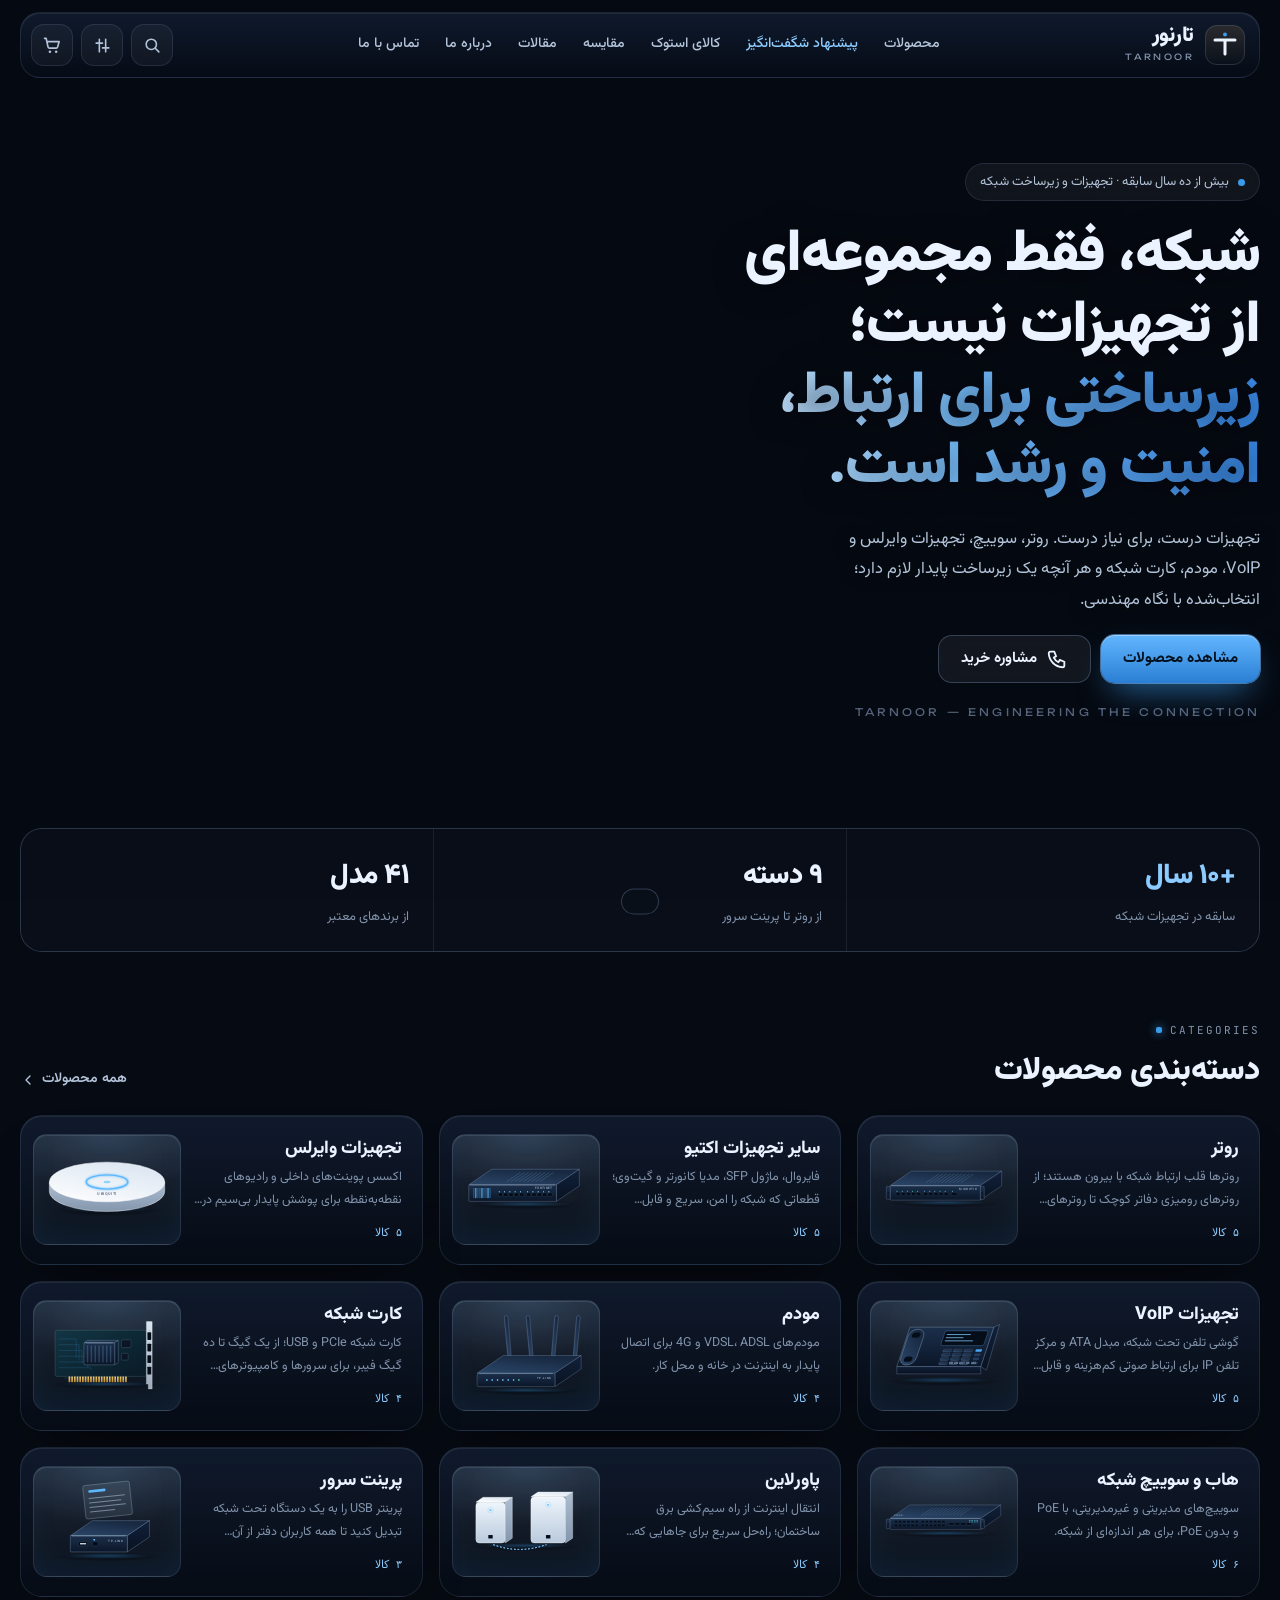
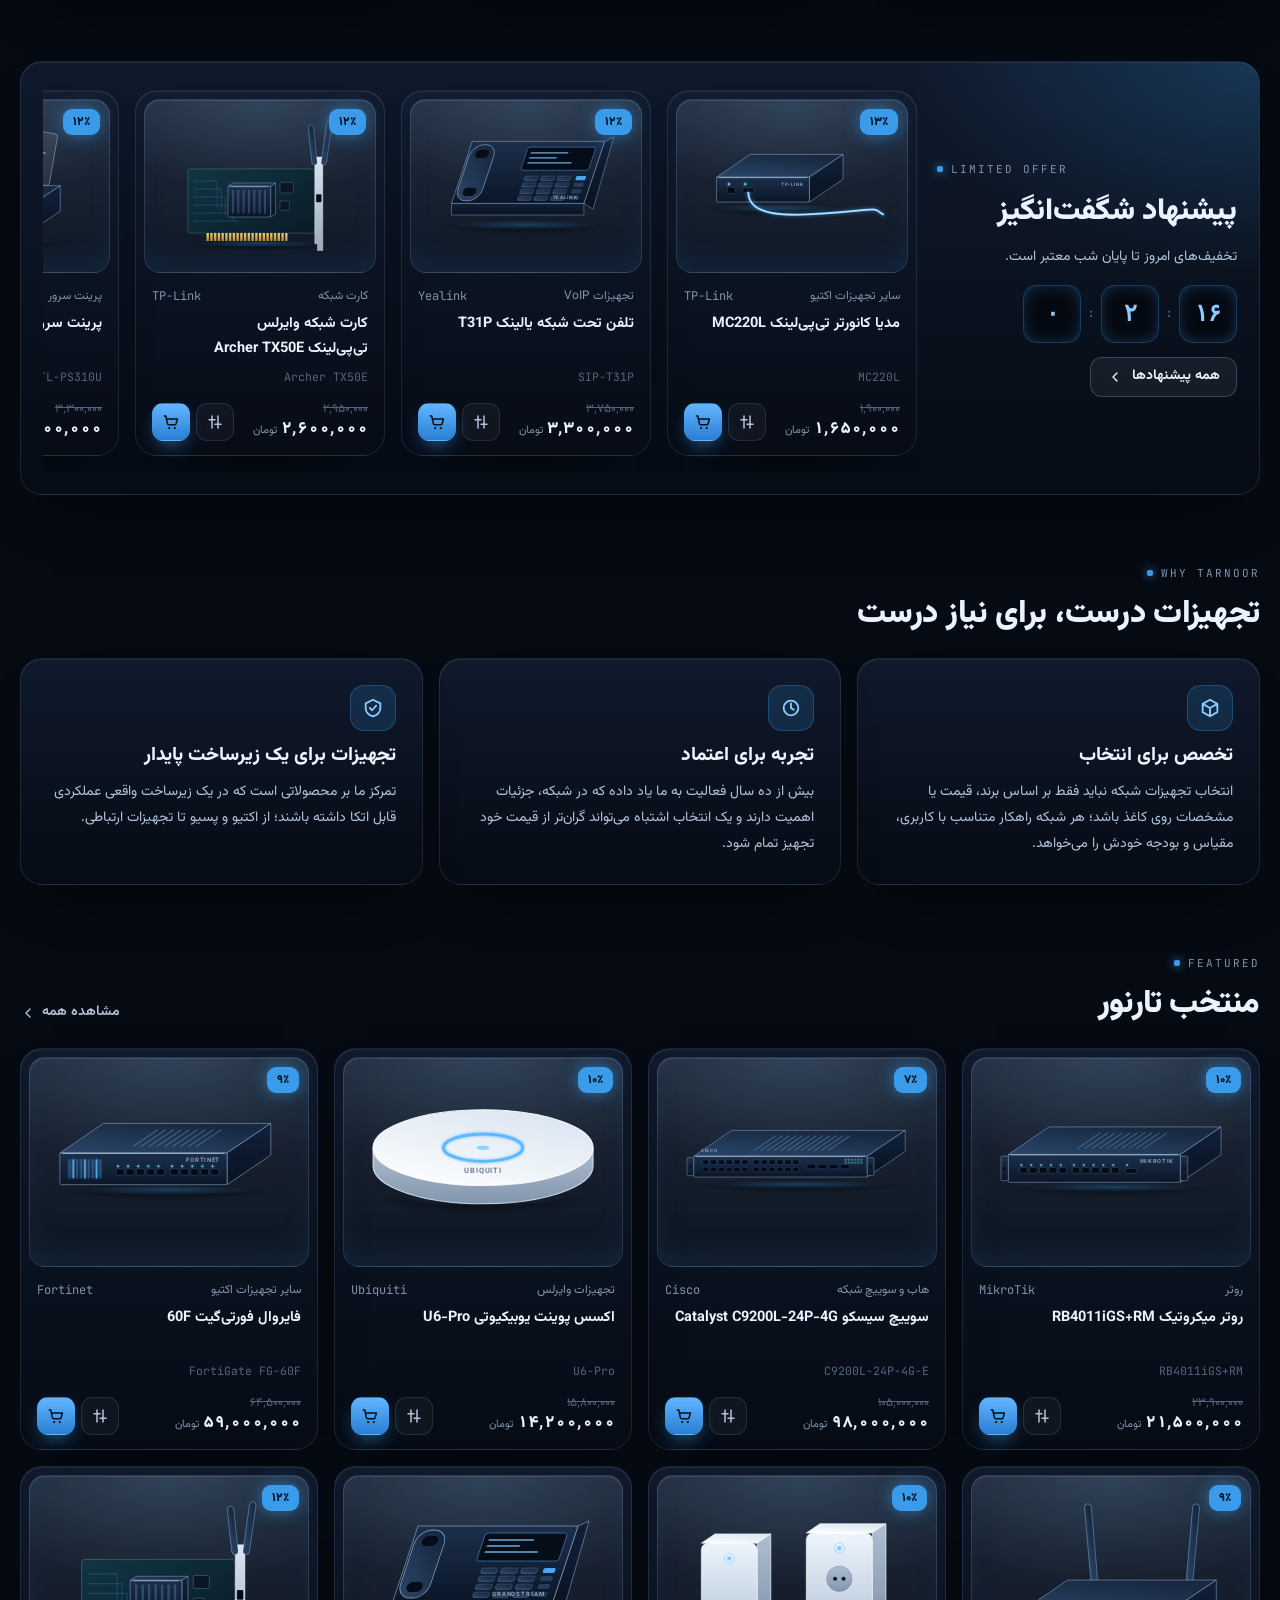
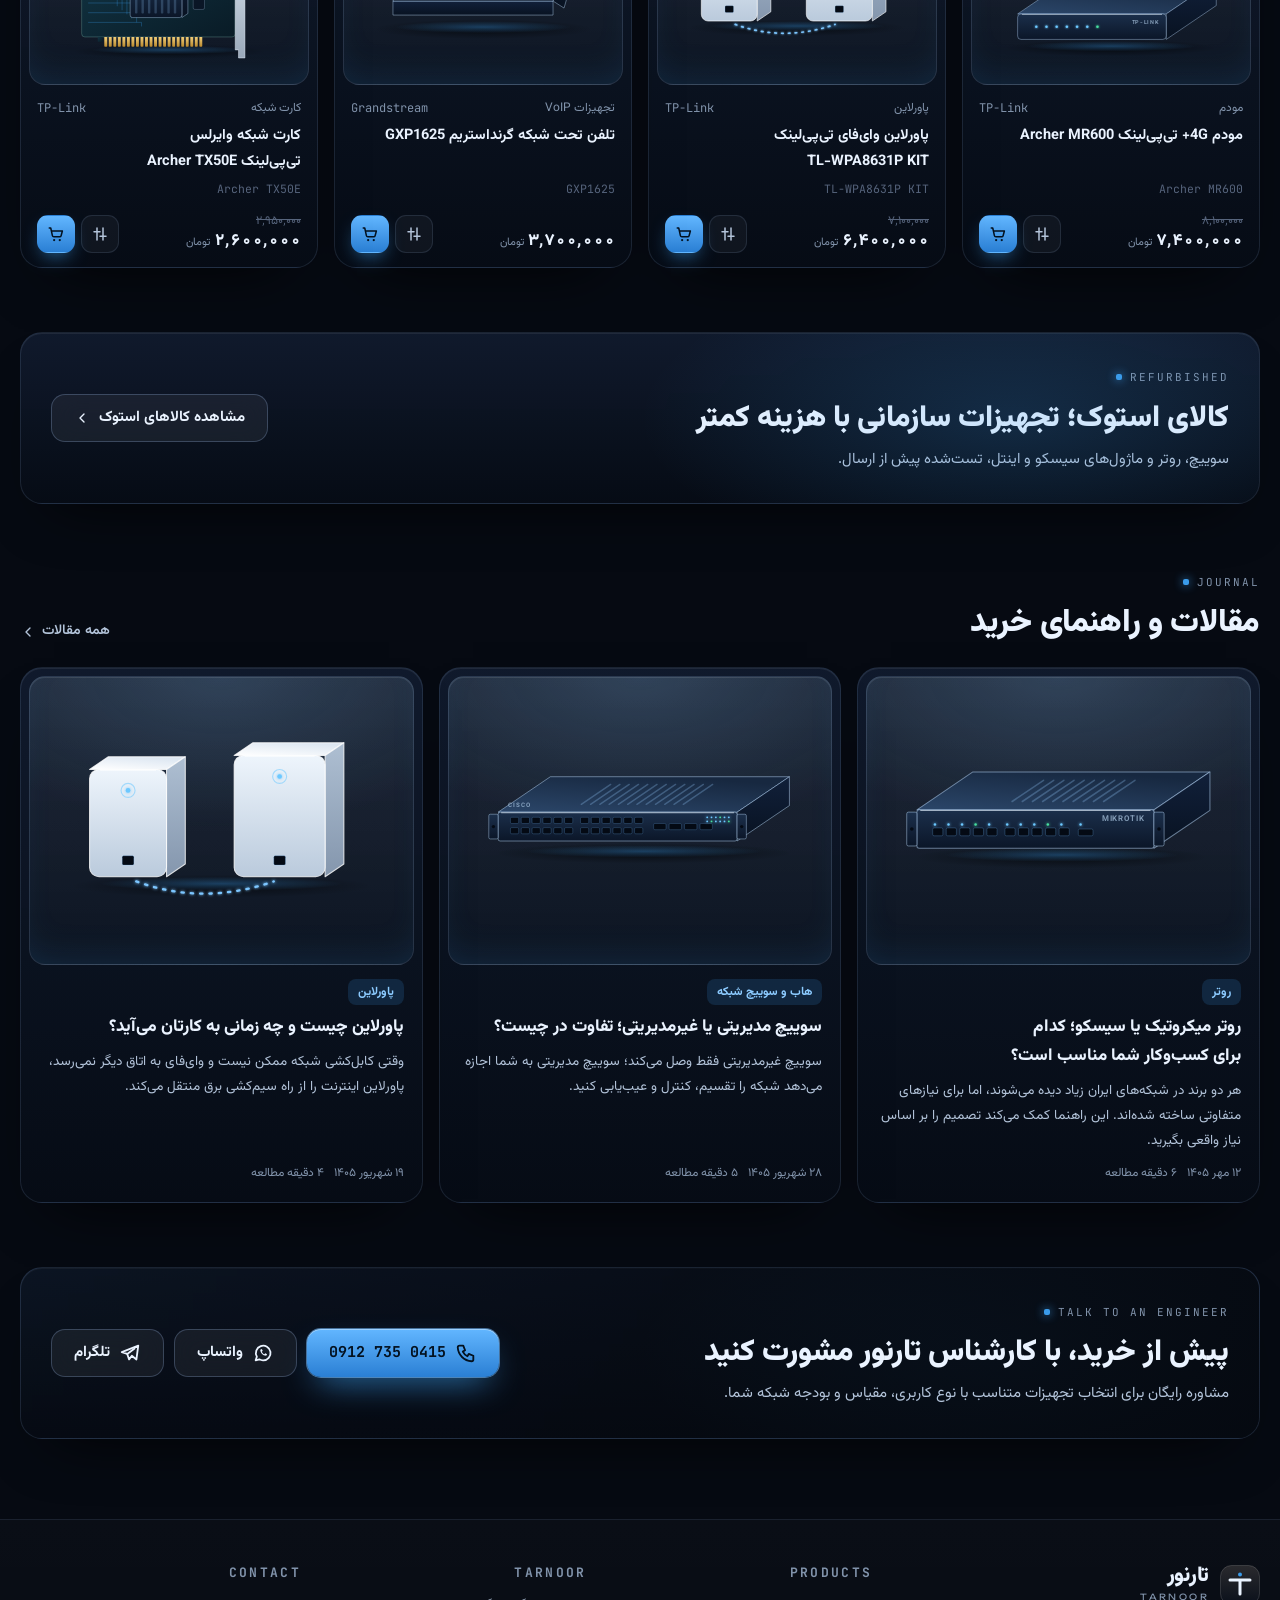
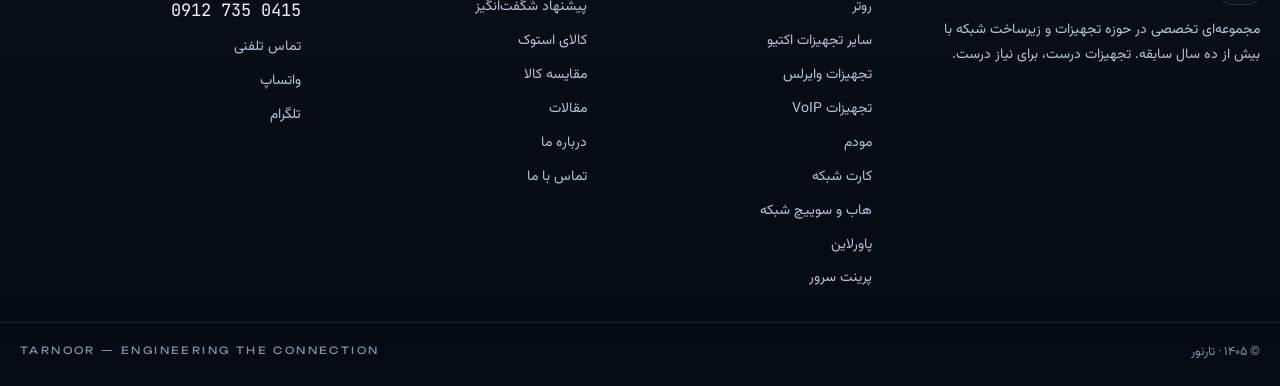
<file: index.html>
<!DOCTYPE html>
<html lang="fa" dir="rtl">
<head>
<meta charset="utf-8">
<meta name="viewport" content="width=device-width, initial-scale=1, viewport-fit=cover">
<title>تارنور</title>
<meta name="description" content="تارنور؛ تجهیزات و زیرساخت شبکه با بیش از ده سال سابقه. روتر، سوییچ، وایرلس، VoIP، مودم، کارت شبکه، پاورلاین و پرینت سرور.">
<link rel="preconnect" href="https://fonts.googleapis.com">
<link rel="preconnect" href="https://fonts.gstatic.com" crossorigin>
<link href="https://fonts.googleapis.com/css2?family=Vazirmatn:wght@300..900&family=JetBrains+Mono:wght@400;500;700&family=Unbounded:wght@500;700&display=swap" rel="stylesheet">
<style>
/* Layout: floating glass header, isometric 3D stage as the hero, glass panels on a matte-black dotted floor. Dark-only by design. */
:root{
 --bg:#060A12;--card:#0A101B;--panel:rgba(255,255,255,.035);--panel2:rgba(255,255,255,.07);--stroke:rgba(170,205,255,.12);--stroke2:rgba(170,205,255,.24);
 --ink:#EAF3FF;--ink2:#B3C4DA;--muted:#8193AB;--dim:#56647C;
 --cu:#3A9BEA;--cu2:#8CCBFF;--cuA:rgba(58,155,234,.16);--gold:#E8B54E;--ok:#3DDC97;--bad:#FF6262;
 --fb:"Vazirmatn",Tahoma,"Segoe UI",sans-serif;--fm:"JetBrains Mono",ui-monospace,Consolas,monospace;--fl:"Unbounded","Vazirmatn",sans-serif;
 --r:22px;--hdr:76px;color-scheme:dark;
}
*,*::before,*::after{box-sizing:border-box}
html{scroll-padding-top:110px}
body{margin:0;background:var(--bg);color:var(--ink);font-family:var(--fb);font-size:15px;line-height:1.85;-webkit-font-smoothing:antialiased;min-height:100vh;overflow-x:hidden}
.bgv{position:fixed;inset:0;z-index:-1;overflow:hidden;background:var(--bg);pointer-events:none}
.bgv video{position:absolute;inset:0;width:100%;height:100%;object-fit:cover}
.bgv::after{content:"";position:absolute;inset:0;background:rgba(5,9,16,.5)}
a{color:inherit;text-decoration:none}
img{max-width:100%;display:block}
button,input,select,textarea{font:inherit;color:inherit}
button{cursor:pointer}
h1,h2,h3,h4{margin:0;line-height:1.35;text-wrap:balance}
p{margin:0}
:focus-visible{outline:2px solid var(--cu);outline-offset:3px;border-radius:10px}
::selection{background:var(--cu);color:#03111F}
.mono{font-family:var(--fm);direction:ltr;unicode-bidi:isolate}
.wrap{max-width:1280px;margin:0 auto;padding-inline:20px}

/* glass */
.gl{background:linear-gradient(180deg,rgba(18,30,50,.82),rgba(7,12,22,.86));border:1px solid var(--stroke);box-shadow:inset 0 1px 0 rgba(255,255,255,.07),0 30px 60px -34px rgba(0,0,0,.9);border-radius:var(--r)}
.eyb{display:inline-flex;align-items:center;gap:8px;font-family:var(--fm);font-size:11px;letter-spacing:.18em;color:var(--muted);text-transform:uppercase;direction:ltr}
.eyb::before{content:"";width:6px;height:6px;border-radius:2px;background:var(--cu);box-shadow:0 0 10px var(--cu)}

/* buttons */
.btn{display:inline-flex;align-items:center;justify-content:center;gap:9px;height:48px;padding:0 22px;border-radius:14px;font-weight:700;font-size:15px;border:0;white-space:nowrap;transition:transform .15s,box-shadow .2s,background .2s;position:relative}
.btn:active{transform:translateY(1px) scale(.99)}
.btn svg{flex:0 0 auto}
.btn-cu{background:linear-gradient(180deg,#62B6FF,#2A7FD4);color:#03111F;box-shadow:inset 0 1px 0 rgba(205,232,255,.55),0 0 0 1px rgba(120,190,255,.55),0 14px 34px -12px rgba(58,155,234,.85)}
.btn-cu:hover{box-shadow:inset 0 1px 0 rgba(205,232,255,.55),0 0 0 1px rgba(140,200,255,.8),0 16px 44px -10px rgba(58,155,234,1)}
.btn-gl{background:rgba(255,255,255,.06);border:1px solid var(--stroke2);color:var(--ink);-webkit-backdrop-filter:blur(14px);backdrop-filter:blur(14px)}
.btn-gl:hover{background:rgba(255,255,255,.1)}
.btn-sm{height:40px;padding:0 16px;font-size:14px;border-radius:12px}
.btn-block{width:100%}
.ib{width:42px;height:42px;border-radius:13px;display:inline-grid;place-items:center;border:1px solid var(--stroke);background:rgba(255,255,255,.04);color:var(--ink2);position:relative;transition:background .2s,color .2s,border-color .2s;flex:0 0 auto}
.ib:hover{background:rgba(255,255,255,.09);color:var(--ink)}
.ib.sm{width:38px;height:38px;border-radius:11px}
.ib.on{color:var(--cu2);border-color:rgba(58,155,234,.55);background:var(--cuA)}
.ib.cu{background:linear-gradient(180deg,#62B6FF,#2A7FD4);color:#03111F;border-color:transparent;box-shadow:0 8px 20px -8px rgba(58,155,234,.9)}
.ib .n{position:absolute;top:-6px;inset-inline-end:-6px;min-width:19px;height:19px;padding:0 5px;border-radius:10px;background:var(--cu);color:#03111F;font-size:11px;font-weight:800;display:grid;place-items:center;line-height:1}
.ib .n[hidden]{display:none}

/* header */
.hdr{position:sticky;top:calc(env(safe-area-inset-top,0px) + 12px);z-index:60;max-width:1280px;margin:12px auto 0;padding-inline:20px}
.hdr .bar{-webkit-backdrop-filter:blur(22px) saturate(1.4);backdrop-filter:blur(22px) saturate(1.4);display:flex;align-items:center;gap:12px;height:66px;padding-inline:14px 10px;border-radius:20px}
.logo{display:flex;align-items:center;gap:11px;flex:0 0 auto}
.logo .mk{width:40px;height:40px;flex:0 0 auto}
.logo b{display:block;font-weight:900;font-size:21px;letter-spacing:-.3px;line-height:1.1}
.logo small{display:block;font-family:var(--fl);font-size:8.5px;letter-spacing:.28em;color:var(--muted);direction:ltr;text-align:right;margin-top:3px}
.nav{display:flex;gap:2px;margin-inline:auto;align-items:center}
.nav a{padding:8px 12px;border-radius:11px;font-size:14px;color:var(--ink2);font-weight:500;position:relative;white-space:nowrap;transition:color .2s,background .2s}
.nav a:hover{color:var(--ink);background:rgba(255,255,255,.05)}
.nav a.on{color:var(--ink);background:rgba(255,255,255,.08);box-shadow:inset 0 0 0 1px var(--stroke)}
.nav a.on::after{content:"";position:absolute;bottom:3px;left:50%;width:14px;height:2px;margin-left:-7px;border-radius:2px;background:var(--cu);box-shadow:0 0 8px var(--cu)}
.nav a.hot{color:var(--cu2)}
.hacts{display:flex;gap:8px;align-items:center;margin-inline-start:auto}
.nav + .hacts{margin-inline-start:0}
.burger{display:none}
@media (max-width:1180px){.nav{display:none}.burger{display:inline-grid}}
@media (max-width:520px){.logo small{display:none}.hdr .bar{gap:8px}.hacts{gap:6px}.ib{width:40px;height:40px}}

/* mobile sheet */
.scrim{position:fixed;inset:0;background:rgba(0,0,0,.55);z-index:80;opacity:0;visibility:hidden;transition:opacity .25s,visibility .25s}
.scrim.on{opacity:1;visibility:visible}
.sheet{position:fixed;z-index:81;top:0;bottom:0;inset-inline-start:0;width:min(380px,90vw);padding:calc(env(safe-area-inset-top,0px) + 18px) 18px calc(env(safe-area-inset-bottom,0px) + 18px);transform:translateX(105%);transition:transform .3s cubic-bezier(.2,.8,.2,1);display:flex;flex-direction:column;gap:14px;border-radius:0 0 0 0;background:rgba(8,13,22,.92);border-inline-end:1px solid var(--stroke);-webkit-backdrop-filter:blur(24px);backdrop-filter:blur(24px);overflow:auto}
.sheet.left{inset-inline-start:auto;inset-inline-end:0;transform:translateX(-105%);border-inline-end:0;border-inline-start:1px solid var(--stroke)}
.sheet.on{transform:none}
.sheet .sh{display:flex;align-items:center;justify-content:space-between}
.sheet .sh h3{font-size:18px;font-weight:800}
.mnav{display:flex;flex-direction:column;gap:4px}
.mnav a{padding:11px 14px;border-radius:12px;font-weight:600;display:flex;justify-content:space-between;align-items:center}
.mnav a:hover,.mnav a.on{background:rgba(255,255,255,.06)}
.mnav .sub{font-size:13.5px;font-weight:500;color:var(--ink2);padding:8px 14px}

/* page scaffolding */
main{display:block;min-height:60vh}
.pg{padding-block:34px 20px}
.ph{display:flex;flex-direction:column;gap:10px;margin-bottom:26px;max-width:760px}
.ph h1{font-size:clamp(30px,4vw,46px);font-weight:900;letter-spacing:-.5px}
.ph p{color:var(--ink2);max-width:62ch}
.crumb{display:flex;gap:8px;flex-wrap:wrap;font-size:13px;color:var(--muted);margin-bottom:8px}
.crumb a:hover{color:var(--ink)}
.section{margin-block:64px}
.sh2{display:flex;align-items:end;justify-content:space-between;gap:16px;margin-bottom:22px;flex-wrap:wrap}
.sh2 h2{font-size:clamp(24px,2.6vw,32px);font-weight:900;letter-spacing:-.3px;margin-top:6px}
.sh2 a.more{color:var(--ink2);font-size:14px;font-weight:600;display:inline-flex;gap:6px;align-items:center}
.sh2 a.more:hover{color:var(--cu2)}

/* hero */
.hero{position:relative;margin-top:-90px;padding-top:90px;min-height:min(820px,100svh);display:flex;align-items:center;overflow:hidden}
.hero .stage{position:absolute;inset:0;z-index:0}
.hero .stage canvas{display:block;width:100%!important;height:100%!important}
.hero .stage video{display:block;width:100%;height:100%;object-fit:cover}
.hero .fade{position:absolute;inset:0;z-index:1;pointer-events:none;background:rgba(5,9,16,.5)}
.hero .tx{position:relative;z-index:2;max-width:560px;display:flex;flex-direction:column;gap:20px;pointer-events:none}
.hero .tx a,.hero .tx button{pointer-events:auto}
.chip{display:inline-flex;align-items:center;gap:9px;align-self:flex-start;padding:6px 14px;border-radius:40px;font-size:13px;color:var(--ink2);background:rgba(255,255,255,.05);border:1px solid var(--stroke);-webkit-backdrop-filter:blur(10px);backdrop-filter:blur(10px)}
.chip i{width:7px;height:7px;border-radius:50%;background:var(--cu);box-shadow:0 0 0 0 rgba(58,155,234,.7);animation:ping 2s infinite}
@keyframes ping{70%{box-shadow:0 0 0 9px rgba(58,155,234,0)}100%{box-shadow:0 0 0 0 rgba(58,155,234,0)}}
.hero h1{text-shadow:0 2px 30px rgba(3,8,16,.6);font-size:clamp(34px,4.6vw,62px);font-weight:900;line-height:1.2;letter-spacing:-1px}
.hero h1 em{font-style:normal;display:block;background:linear-gradient(90deg,#E4F2FF,#7CC3FF 45%,#3A8BEA);-webkit-background-clip:text;background-clip:text;color:transparent}
.hero p.lead{text-shadow:0 1px 16px rgba(3,8,16,.7);color:var(--ink2);font-size:16.5px;max-width:48ch}
.hero .cta{display:flex;gap:10px;flex-wrap:wrap}
.hero .tag{font-family:var(--fl);font-size:10.5px;letter-spacing:.3em;color:var(--dim);direction:ltr;text-align:right}
.hero .hint{position:absolute;z-index:2;bottom:28px;left:20px;font-size:12px;color:var(--muted);display:flex;gap:8px;align-items:center;pointer-events:none}
.tip3d{position:absolute;z-index:3;pointer-events:none;padding:6px 12px;border-radius:12px;font-size:13px;font-weight:700;white-space:nowrap;background:rgba(8,13,22,.85);border:1px solid rgba(58,155,234,.5);box-shadow:0 0 24px -6px rgba(58,155,234,.6);opacity:0;transition:opacity .15s;transform:translate(-50%,-140%)}
.tip3d.on{opacity:1}
@media (max-width:900px){
 .hero{flex-direction:column;align-items:stretch;min-height:0;padding-top:110px}
 .hero .stage{position:relative;inset:auto;height:420px;order:2;margin-top:6px}
 .hero .fade{background:rgba(5,9,16,.5)}
 .hero .hint{bottom:14px;left:50%;transform:translateX(-50%)}
}

/* stats */
.stats{display:grid;grid-template-columns:repeat(4,1fr);gap:1px;border-radius:var(--r);overflow:hidden;background:var(--stroke);border:1px solid var(--stroke)}
.stats > div{background:rgba(7,12,22,.88);padding:22px 24px;display:flex;flex-direction:column;gap:2px}
.stats b{font-size:28px;font-weight:900;letter-spacing:-.5px}
.stats b.cu{color:var(--cu2)}
.stats span{font-size:13px;color:var(--muted)}
@media (max-width:760px){.stats{grid-template-columns:repeat(2,1fr)}}

/* category tiles */
.cats{display:grid;grid-template-columns:repeat(3,1fr);gap:16px}
.cat{display:grid;grid-template-columns:1fr 148px;align-items:center;gap:10px;padding:16px 20px 16px 12px;min-height:150px;position:relative;overflow:hidden;transition:transform .35s cubic-bezier(.2,.8,.2,1),border-color .3s}
.cat:hover{transform:translateY(-4px);border-color:rgba(58,155,234,.45)}
.cat::after{content:"";position:absolute;left:10%;right:10%;bottom:0;height:1px;background:linear-gradient(90deg,transparent,var(--cu),transparent);opacity:0;transition:opacity .3s;box-shadow:0 0 14px var(--cu)}
.cat:hover::after{opacity:1}
.cat h3{font-size:18px;font-weight:800}
.cat p{font-size:12.5px;color:var(--muted);margin-top:4px;display:-webkit-box;-webkit-line-clamp:2;-webkit-box-orient:vertical;overflow:hidden}
.cat .ct{font-family:var(--fm);font-size:11px;color:var(--cu2);margin-top:10px;direction:rtl}
.cat .th{border-radius:14px;aspect-ratio:4/3;width:148px}
@media (max-width:1000px){.cats{grid-template-columns:repeat(2,1fr)}}
@media (max-width:620px){.cats{grid-template-columns:minmax(0,1fr)}.cat{grid-template-columns:1fr 130px}.cat .th{width:130px}}

/* thumbs */
.th{position:relative;border-radius:16px;overflow:hidden;aspect-ratio:4/3;width:100%;max-width:100%;background:radial-gradient(120% 85% at 50% 0%,rgba(140,200,255,.16),transparent 62%),linear-gradient(180deg,rgba(255,255,255,.07),rgba(255,255,255,.015));border:1px solid rgba(170,205,255,.16);box-shadow:inset 0 1px 0 rgba(255,255,255,.1),inset 0 -20px 40px -20px rgba(58,155,234,.18)}
.th svg{position:absolute;inset:0;width:100%;height:100%;transition:transform .5s cubic-bezier(.2,.8,.2,1)}
.th img{width:100%;height:100%;object-fit:cover;opacity:0;transition:opacity .5s, transform .6s cubic-bezier(.2,.8,.2,1)}
.th img.ok{opacity:1}
.th .sk{position:absolute;inset:0;background:linear-gradient(100deg,transparent 30%,rgba(255,255,255,.05) 50%,transparent 70%) #0A101B;background-size:220% 100%;animation:sk 1.4s linear infinite}
@keyframes sk{from{background-position:120% 0}to{background-position:-120% 0}}
.th .fbk{position:absolute;inset:0;display:grid;place-items:center;font-family:var(--fm);font-size:13px;color:var(--dim);background:radial-gradient(circle at 50% 60%,rgba(58,155,234,.12),transparent 60%) #0A101B}

/* product cards */
.grid{display:grid;grid-template-columns:repeat(4,minmax(0,1fr));gap:16px}
@media (max-width:1180px){.grid{grid-template-columns:repeat(3,minmax(0,1fr))}}
@media (max-width:820px){.grid{grid-template-columns:repeat(2,minmax(0,1fr));gap:12px}}
@media (max-width:440px){.grid{grid-template-columns:minmax(0,1fr)}}
.pc{display:flex;flex-direction:column;padding:8px;position:relative;transition:transform .35s cubic-bezier(.2,.8,.2,1),border-color .3s;min-width:0}
.pc:hover{transform:translateY(-5px);border-color:var(--stroke2)}
.pc::after{content:"";position:absolute;left:14%;right:14%;bottom:-1px;height:1px;background:linear-gradient(90deg,transparent,var(--cu),transparent);opacity:0;transition:opacity .3s;box-shadow:0 0 12px var(--cu)}
.pc:hover::after{opacity:1}
.pc:hover .th svg{transform:translateY(-4px) scale(1.03)}
.pc-th{position:relative;display:block}
.badge{position:absolute;top:10px;z-index:2;font-size:12px;font-weight:800;padding:2px 10px;border-radius:9px;line-height:22px}
.badge.cu{inset-inline-start:10px;background:var(--cu);color:#03111F;box-shadow:0 0 18px -2px rgba(58,155,234,.8)}
.badge.st{inset-inline-end:10px;background:rgba(232,181,78,.14);color:var(--gold);border:1px solid rgba(232,181,78,.4)}
.badge.oos{inset-inline-end:10px;background:rgba(255,255,255,.08);color:var(--muted);border:1px solid var(--stroke)}
.pc-b{padding:12px 8px 6px;display:flex;flex-direction:column;gap:4px;flex:1;min-width:0}
.pc-meta{display:flex;justify-content:space-between;gap:8px;font-size:12px;color:var(--muted)}
.pc h3{font-size:14.5px;font-weight:700;line-height:1.75;display:-webkit-box;-webkit-line-clamp:2;-webkit-box-orient:vertical;overflow:hidden;min-height:3.5em}
.pc h3 a:hover{color:var(--cu2)}
.pc-m{font-size:11.5px;color:var(--dim);text-align:right;overflow:hidden;text-overflow:ellipsis;white-space:nowrap}
.pc-f{display:flex;align-items:end;justify-content:space-between;gap:8px;margin-top:auto;padding-top:10px}
.pc-a{display:flex;gap:6px}
.pr{display:flex;flex-direction:column;line-height:1.4;min-width:0}
.pr s{font-size:12px;color:var(--dim)}
.pr b{font-size:16.5px;font-weight:800;font-variant-numeric:tabular-nums}
.pr small{font-size:11px;color:var(--muted);font-weight:400;margin-inline-start:4px}
.pr .na{font-size:13px;color:var(--muted);font-weight:600}

/* horizontal rail */
.rail{display:grid;grid-auto-flow:column;grid-auto-columns:minmax(250px,1fr);gap:16px;overflow-x:auto;padding:6px 2px 16px;scroll-snap-type:x mandatory;scrollbar-width:thin}
.rail > *{scroll-snap-align:start}
@media (max-width:620px){.rail{grid-auto-columns:78%}}

/* deals band */
.deal-band{display:grid;grid-template-columns:300px minmax(0,1fr);gap:20px;padding:22px;position:relative;overflow:hidden}
.deal-band::before{content:"";position:absolute;inset:0;background:radial-gradient(500px 300px at 100% 0%,rgba(58,155,234,.22),transparent 70%);pointer-events:none}
.deal-side{display:flex;flex-direction:column;gap:14px;justify-content:center;position:relative}
.deal-side h2{font-size:30px;font-weight:900;line-height:1.25}
.deal-side p{color:var(--ink2);font-size:14px}
.timer{display:flex;gap:8px;direction:ltr;justify-content:flex-end}
.timer span{min-width:58px;height:58px;border-radius:14px;display:grid;place-items:center;font-family:var(--fm);font-size:24px;font-weight:700;background:rgba(0,0,0,.45);border:1px solid rgba(58,155,234,.35);color:var(--cu2);box-shadow:inset 0 0 20px -8px rgba(58,155,234,.6)}
.timer i{align-self:center;color:var(--dim);font-style:normal}
@media (max-width:900px){.deal-band{grid-template-columns:minmax(0,1fr)}.timer{justify-content:flex-start}}

/* pillars */
.pillars{display:grid;grid-template-columns:repeat(3,1fr);gap:16px}
.pill{padding:26px;display:flex;flex-direction:column;gap:12px;position:relative;overflow:hidden}
.pill .ic{width:46px;height:46px;border-radius:14px;display:grid;place-items:center;background:var(--cuA);color:var(--cu2);border:1px solid rgba(58,155,234,.3)}
.pill h3{font-size:19px;font-weight:800}
.pill p{color:var(--ink2);font-size:14px}
@media (max-width:900px){.pillars{grid-template-columns:minmax(0,1fr)}}

/* shop layout */
.shop{display:grid;grid-template-columns:260px minmax(0,1fr);gap:20px;align-items:start}
.side{padding:12px;position:sticky;top:100px;display:flex;flex-direction:column;gap:2px}
.side h4{font-size:12px;font-family:var(--fm);letter-spacing:.16em;color:var(--muted);padding:6px 12px 8px;direction:ltr;text-align:right}
.side a{display:flex;justify-content:space-between;align-items:center;gap:8px;padding:9px 12px;border-radius:12px;font-size:14px;color:var(--ink2);font-weight:500}
.side a:hover{background:rgba(255,255,255,.05);color:var(--ink)}
.side a.on{background:var(--cuA);color:var(--ink);box-shadow:inset 0 0 0 1px rgba(58,155,234,.35)}
.side a span{font-family:var(--fm);font-size:11.5px;color:var(--muted)}
.tools{display:flex;gap:10px;flex-wrap:wrap;align-items:center;padding:10px;margin-bottom:16px;border-radius:18px}
.field{display:flex;flex-direction:column;gap:6px}
.field label{font-size:13px;color:var(--ink2);font-weight:600}
.inp{height:44px;border-radius:12px;border:1px solid var(--stroke);background:rgba(0,0,0,.35);padding:0 14px;outline:none;transition:border-color .2s,box-shadow .2s;min-width:0}
.inp:focus{border-color:rgba(58,155,234,.7);box-shadow:0 0 0 4px rgba(58,155,234,.14)}
textarea.inp{height:auto;padding:12px 14px;min-height:120px;resize:vertical}
select.inp{padding-inline:12px 30px}
.tools .q{flex:1 1 220px;position:relative}
.tools .q .inp{width:100%;padding-inline-start:40px}
.tools .q svg{position:absolute;top:12px;inset-inline-start:13px;color:var(--muted)}
.chk{display:inline-flex;align-items:center;gap:8px;font-size:14px;color:var(--ink2);cursor:pointer;padding:0 8px;height:44px}
.chk input{accent-color:var(--cu);width:17px;height:17px}
.cnt{font-size:13px;color:var(--muted);margin-bottom:12px}
.empty{padding:50px 20px;text-align:center;color:var(--ink2);display:flex;flex-direction:column;gap:10px;align-items:center}
.empty b{font-size:18px;color:var(--ink)}
.mchips{display:none}
@media (max-width:980px){.shop{grid-template-columns:minmax(0,1fr)}.side{display:none}.mchips{display:flex;gap:8px;overflow-x:auto;padding-bottom:10px;margin-bottom:6px;scrollbar-width:none}
 .mchips a{flex:0 0 auto;padding:7px 14px;border-radius:30px;font-size:13.5px;border:1px solid var(--stroke);background:rgba(255,255,255,.04);color:var(--ink2);white-space:nowrap}
 .mchips a.on{background:var(--cuA);border-color:rgba(58,155,234,.5);color:var(--ink)}}

/* product page */
.pd{display:grid;grid-template-columns:minmax(0,1.1fr) minmax(0,1fr);gap:22px;align-items:start}
.viewer{position:relative;aspect-ratio:4/3;max-height:640px;width:100%;border-radius:26px;overflow:hidden;background:radial-gradient(110% 80% at 50% 0%,rgba(140,200,255,.18),transparent 60%),linear-gradient(180deg,rgba(18,30,50,.7),rgba(7,12,22,.78));border:1px solid rgba(170,205,255,.18);box-shadow:inset 0 1px 0 rgba(255,255,255,.1)}
.viewer > svg{position:absolute;inset:6% 4% 2%;width:92%;height:92%}
@media (prefers-reduced-motion:no-preference){.viewer .led{animation:ledb 2.6s ease-in-out infinite}.viewer .led:nth-of-type(3n){animation-delay:.7s}.viewer .led:nth-of-type(4n){animation-delay:1.4s}}
@keyframes ledb{50%{opacity:.35}}
.viewer .vh{position:absolute;bottom:14px;left:50%;transform:translateX(-50%);font-size:12px;color:var(--muted);background:rgba(0,0,0,.5);padding:5px 12px;border-radius:20px;border:1px solid var(--stroke);white-space:nowrap;pointer-events:none}
.viewer .vt{position:absolute;top:14px;inset-inline-start:14px;display:flex;gap:6px;flex-wrap:wrap}
.viewer .vt span{font-family:var(--fm);font-size:11px;padding:3px 10px;border-radius:8px;background:rgba(0,0,0,.55);border:1px solid var(--stroke);color:var(--ink2)}
.info{padding:26px;display:flex;flex-direction:column;gap:16px;position:sticky;top:100px}
.info h1{font-size:clamp(22px,2.4vw,30px);font-weight:900;line-height:1.5}
.info .m{font-size:13px;color:var(--muted)}
.state{display:inline-flex;gap:8px;align-items:center;font-size:13.5px;font-weight:600}
.state i{width:8px;height:8px;border-radius:50%;background:var(--ok);box-shadow:0 0 10px var(--ok)}
.state.no i{background:var(--bad);box-shadow:0 0 10px var(--bad)}
.bigp{display:flex;align-items:end;gap:14px;flex-wrap:wrap;padding:16px 18px;border-radius:16px;background:rgba(0,0,0,.35);border:1px solid var(--stroke)}
.bigp b{font-size:30px;font-weight:900;font-variant-numeric:tabular-nums;line-height:1.2}
.bigp small{font-size:13px;color:var(--muted)}
.bigp s{color:var(--dim);font-size:14px}
.bigp .off{background:var(--cu);color:#03111F;font-weight:800;font-size:13px;padding:2px 9px;border-radius:8px}
.qty{display:inline-flex;align-items:center;border:1px solid var(--stroke2);border-radius:13px;height:48px;overflow:hidden}
.qty button{width:44px;height:100%;border:0;background:none;font-size:20px;color:var(--ink2)}
.qty button:hover{background:rgba(255,255,255,.06)}
.qty span{min-width:34px;text-align:center;font-weight:800;font-variant-numeric:tabular-nums}
.buy{display:flex;gap:10px;flex-wrap:wrap}
.buy .btn-cu{flex:1 1 180px}
.alt{display:grid;grid-template-columns:repeat(auto-fit,minmax(150px,1fr));gap:10px}
.alt .btn,.info > .btn{white-space:normal;text-align:center;height:auto;min-height:40px;padding-block:8px}
.spec{width:100%;border-collapse:collapse;font-size:14px}
.spec th,.spec td{padding:12px 16px;text-align:right;border-bottom:1px solid var(--stroke);vertical-align:top}
.spec th{color:var(--muted);font-weight:500;width:38%}
.spec tr:last-child th,.spec tr:last-child td{border-bottom:0}
.prose{max-width:68ch;color:var(--ink2);display:flex;flex-direction:column;gap:14px;font-size:15.5px;line-height:2.05}
.prose h2,.prose h3{color:var(--ink);font-weight:800;margin-top:10px}
.prose h2{font-size:22px}.prose h3{font-size:18px}
.box{padding:24px}
@media (max-width:980px){.pd{grid-template-columns:minmax(0,1fr)}.info{position:static}}

/* compare */
.slots{display:grid;grid-template-columns:repeat(4,minmax(0,1fr));gap:14px;margin-bottom:20px}
@media (max-width:980px){.slots{grid-template-columns:repeat(2,minmax(0,1fr))}}
.slot{min-height:280px;display:flex;flex-direction:column;padding:10px;gap:10px;position:relative}
.slot.add{align-items:center;justify-content:center;gap:12px;border-style:dashed;border-color:var(--stroke2);color:var(--ink2);text-align:center;background:rgba(255,255,255,.02);cursor:pointer;transition:border-color .2s,background .2s,color .2s}
.slot.add:hover{border-color:rgba(58,155,234,.6);color:var(--ink);background:var(--cuA)}
.slot.add .pl{width:54px;height:54px;border-radius:16px;display:grid;place-items:center;background:rgba(255,255,255,.05);border:1px solid var(--stroke)}
.slot h3{font-size:14px;font-weight:700;line-height:1.7;display:-webkit-box;-webkit-line-clamp:2;-webkit-box-orient:vertical;overflow:hidden}
.slot .rm{position:absolute;top:16px;inset-inline-end:16px;z-index:2}
.ctab-wrap{overflow-x:auto;border-radius:var(--r)}
.ctab{width:100%;border-collapse:collapse;min-width:640px;font-size:14px}
.ctab th,.ctab td{padding:13px 16px;border-bottom:1px solid var(--stroke);text-align:right;vertical-align:top}
.ctab th{color:var(--muted);font-weight:600;width:180px;position:sticky;right:0;background:#0A1220;z-index:1}
.ctab td{color:var(--ink)}
.ctab tr.diff td{background:rgba(58,155,234,.05)}
.ctab td.best{color:var(--cu2);font-weight:800}
.ctop{display:flex;gap:12px;align-items:center;justify-content:space-between;flex-wrap:wrap;margin-bottom:14px}
.note{font-size:13px;color:var(--gold);background:rgba(232,181,78,.08);border:1px solid rgba(232,181,78,.25);padding:8px 14px;border-radius:12px}
.picker{position:fixed;z-index:90;left:50%;top:50%;transform:translate(-50%,-46%) scale(.98);width:min(720px,calc(100vw - 32px));max-height:min(80vh,720px);display:flex;flex-direction:column;opacity:0;visibility:hidden;transition:opacity .2s,transform .25s,visibility .2s;background:rgba(9,14,24,.94);overflow:hidden}
.picker.on{opacity:1;visibility:visible;transform:translate(-50%,-50%)}
.picker .ph2{display:flex;gap:10px;padding:16px;border-bottom:1px solid var(--stroke);flex-wrap:wrap;align-items:center}
.picker .ph2 h3{font-size:17px;font-weight:800;flex:1 1 100%}
.picker .ph2 .inp{flex:1 1 180px}
.plist{overflow:auto;padding:8px;display:flex;flex-direction:column;gap:4px}
.plist button{display:grid;grid-template-columns:76px 1fr auto;gap:12px;align-items:center;text-align:right;padding:8px;border-radius:14px;border:1px solid transparent;background:none}
.plist button:hover{background:rgba(255,255,255,.05);border-color:var(--stroke)}
.plist button[disabled]{opacity:.4;cursor:not-allowed}
.plist .th{width:76px;border-radius:10px}
.plist b{font-size:14px;display:block;line-height:1.6}
.plist small{font-size:12px;color:var(--muted)}

/* blog */
.bgrid{display:grid;grid-template-columns:repeat(3,minmax(0,1fr));gap:16px}
@media (max-width:980px){.bgrid{grid-template-columns:repeat(2,minmax(0,1fr))}}
@media (max-width:620px){.bgrid{grid-template-columns:minmax(0,1fr)}}
.bc{display:flex;flex-direction:column;padding:8px;transition:transform .35s cubic-bezier(.2,.8,.2,1),border-color .3s}
.bc:hover{transform:translateY(-4px);border-color:var(--stroke2)}
.bc .bb{padding:14px 10px 10px;display:flex;flex-direction:column;gap:8px;flex:1}
.bc h3{font-size:17px;font-weight:800;line-height:1.7}
.bc p{font-size:13.5px;color:var(--ink2);display:-webkit-box;-webkit-line-clamp:3;-webkit-box-orient:vertical;overflow:hidden}
.bc .mt{font-size:12px;color:var(--muted);margin-top:auto;display:flex;gap:10px}
.tg{font-size:12px;font-weight:700;color:var(--cu2);background:var(--cuA);padding:2px 10px;border-radius:8px;align-self:flex-start}
.art-hd{display:grid;grid-template-columns:minmax(0,1fr) minmax(0,.9fr);gap:24px;align-items:center;margin-bottom:30px}
.art-hd h1{font-size:clamp(26px,3.4vw,40px);font-weight:900;line-height:1.45}
@media (max-width:900px){.art-hd{grid-template-columns:minmax(0,1fr)}}

/* about */
.ab-hero{padding:46px 40px;position:relative;overflow:hidden}
.ab-hero::before{content:"";position:absolute;inset:auto -10% -60% 30%;height:120%;background:radial-gradient(closest-side,rgba(58,155,234,.22),transparent);pointer-events:none}
.ab-hero q{display:block;font-size:clamp(26px,3.6vw,44px);font-weight:900;line-height:1.5;quotes:none;max-width:22ch;position:relative}
.ab-hero q span{color:var(--cu2)}
.ab-grid{display:grid;grid-template-columns:minmax(0,1.25fr) minmax(0,1fr);gap:24px;align-items:start;margin-top:24px}
.ab-grid .th{border-radius:22px}
.motto{font-size:clamp(22px,2.6vw,30px);font-weight:900;color:var(--ink);padding:18px 22px;border-inline-start:3px solid var(--cu);background:linear-gradient(90deg,transparent,var(--cuA));border-radius:4px 14px 14px 4px}
.ab-sec{display:grid;grid-template-columns:240px minmax(0,1fr);gap:28px;padding-block:34px;border-top:1px solid var(--stroke)}
.ab-sec h2{font-size:22px;font-weight:900}
.ab-sec .k{font-family:var(--fm);font-size:11px;color:var(--cu2);letter-spacing:.2em;display:block;margin-bottom:6px;direction:ltr;text-align:right}
.trio{display:flex;flex-direction:column;gap:4px;font-size:clamp(20px,2.2vw,26px);font-weight:800;line-height:1.7}
.trio span:nth-child(2){color:var(--ink2)}.trio span:nth-child(3){color:var(--cu2)}
.ab-end{text-align:center;padding:56px 24px;display:flex;flex-direction:column;gap:12px;align-items:center}
.ab-end b{font-size:40px;font-weight:900}
.ab-end p{font-size:clamp(18px,2vw,22px);color:var(--ink2);font-weight:600}
.ab-end .en{font-family:var(--fl);font-size:12px;letter-spacing:.32em;color:var(--cu2);direction:ltr;margin-top:6px}
@media (max-width:900px){.ab-grid{grid-template-columns:minmax(0,1fr)}.ab-sec{grid-template-columns:1fr;gap:12px}.ab-hero{padding:30px 22px}}

/* contact */
.ccards{display:grid;grid-template-columns:repeat(3,minmax(0,1fr));gap:16px}
@media (max-width:900px){.ccards{grid-template-columns:minmax(0,1fr)}}
.cc{padding:24px;display:flex;flex-direction:column;gap:14px;position:relative;overflow:hidden}
.cc .ic{width:52px;height:52px;border-radius:16px;display:grid;place-items:center}
.cc .ic.ph{background:var(--cuA);color:var(--cu2);border:1px solid rgba(58,155,234,.35)}
.cc .ic.tg{background:rgba(42,171,238,.12);color:#5EC4F7;border:1px solid rgba(42,171,238,.35)}
.cc .ic.wa{background:rgba(37,211,102,.12);color:#4BE08A;border:1px solid rgba(37,211,102,.35)}
.cc h3{font-size:18px;font-weight:800}
.cc .num{font-family:var(--fm);font-size:24px;font-weight:700;direction:ltr;text-align:right;user-select:all;letter-spacing:.02em}
.cc p{font-size:13.5px;color:var(--ink2)}
.cc .row{display:flex;gap:8px;flex-wrap:wrap;margin-top:auto}
.cform{display:grid;grid-template-columns:1fr 1fr;gap:14px;padding:26px}
.cform .full{grid-column:1/-1}
@media (max-width:620px){.cform{grid-template-columns:minmax(0,1fr)}}
.okmsg{grid-column:1/-1;padding:14px 16px;border-radius:14px;background:rgba(61,220,151,.08);border:1px solid rgba(61,220,151,.3);color:#A8F0CF;font-size:14px;display:flex;gap:12px;align-items:center;flex-wrap:wrap}

/* cart */
.citem{display:grid;grid-template-columns:72px 1fr auto;gap:12px;align-items:center;padding:8px;border-radius:14px;border:1px solid var(--stroke);background:rgba(255,255,255,.025)}
.citem .th{width:72px;border-radius:10px}
.citem b{font-size:13.5px;display:block;line-height:1.6}
.citem small{color:var(--muted);font-size:12px}
.citem .qty{height:34px;border-radius:10px}
.citem .qty button{width:30px;font-size:16px}
.ctot{display:flex;justify-content:space-between;align-items:center;padding-top:12px;border-top:1px solid var(--stroke);font-weight:800}
.ctot b{font-size:20px;font-variant-numeric:tabular-nums}

/* search palette */
.pal{position:fixed;z-index:90;left:50%;top:12vh;transform:translateX(-50%) translateY(-8px);width:min(640px,calc(100vw - 32px));opacity:0;visibility:hidden;transition:opacity .2s,transform .2s,visibility .2s;background:rgba(9,14,24,.95);overflow:hidden}
.pal.on{opacity:1;visibility:visible;transform:translateX(-50%)}
.pal .top{display:flex;align-items:center;gap:10px;padding:12px 14px;border-bottom:1px solid var(--stroke)}
.pal .top input{flex:1;border:0;background:none;outline:none;height:42px;font-size:16px}
.pal .res{max-height:60vh;overflow:auto;padding:8px}
.pal .res a{display:grid;grid-template-columns:64px 1fr auto;gap:12px;align-items:center;padding:8px;border-radius:12px}
.pal .res a:hover,.pal .res a.act{background:rgba(255,255,255,.06)}
.pal .res .th{width:64px;border-radius:9px}
.pal .res b{font-size:14px;display:block}
.pal .res small{font-size:12px;color:var(--muted)}
.pal .hint2{padding:14px;color:var(--muted);font-size:13px}

/* toast */
.toast{position:fixed;z-index:95;bottom:calc(env(safe-area-inset-bottom,0px) + 22px);left:50%;transform:translate(-50%,140%);padding:12px 18px;border-radius:14px;background:rgba(10,16,26,.95);border:1px solid var(--stroke2);font-size:14px;font-weight:600;display:flex;gap:12px;align-items:center;transition:transform .3s cubic-bezier(.2,.8,.2,1);max-width:calc(100vw - 32px)}
.toast.on{transform:translate(-50%,0)}
.toast a{color:var(--cu2);font-weight:800;white-space:nowrap}

/* contact strip + footer */
.cstrip{display:grid;grid-template-columns:minmax(0,1fr) auto;gap:20px;align-items:center;padding:30px;position:relative;overflow:hidden}
.cstrip::before{content:"";position:absolute;inset:-40% -10% auto auto;width:60%;height:180%;background:radial-gradient(closest-side,rgba(58,155,234,.18),transparent);pointer-events:none}
.cstrip h2{font-size:clamp(22px,2.6vw,30px);font-weight:900}
.cstrip p{color:var(--ink2);margin-top:6px}
.cstrip .row{display:flex;gap:10px;flex-wrap:wrap;position:relative}
@media (max-width:900px){.cstrip{grid-template-columns:minmax(0,1fr)}}
.cstrip .cbg{position:absolute;inset:0;width:100%;height:100%;object-fit:cover;z-index:0;opacity:.6}
.cstrip.vid::after{content:"";position:absolute;inset:0;z-index:0;background:linear-gradient(270deg,rgba(5,9,16,.92) 0%,rgba(5,9,16,.72) 45%,rgba(5,9,16,.35) 100%)}
.cstrip.vid > div{position:relative;z-index:1}
footer{margin-top:80px;border-top:1px solid var(--stroke);background:linear-gradient(180deg,rgba(255,255,255,.02),transparent)}
.fgrid{display:grid;grid-template-columns:1.4fr 1fr 1fr 1.1fr;gap:30px;padding-block:44px 30px}
.fgrid h4{font-size:13px;font-family:var(--fm);letter-spacing:.18em;color:var(--muted);margin-bottom:14px;direction:ltr;text-align:right}
.fgrid ul{list-style:none;margin:0;padding:0;display:flex;flex-direction:column;gap:8px;font-size:14px;color:var(--ink2)}
.fgrid ul a:hover{color:var(--cu2)}
.fgrid p{font-size:14px;color:var(--ink2);max-width:40ch;margin-top:12px}
.fbot{display:flex;justify-content:space-between;gap:12px;flex-wrap:wrap;padding-block:18px calc(env(safe-area-inset-bottom,0px) + 22px);border-top:1px solid var(--stroke);font-size:12.5px;color:var(--muted)}
.fbot .en{font-family:var(--fl);letter-spacing:.24em;font-size:10px;direction:ltr}
@media (max-width:900px){.fgrid{grid-template-columns:1fr 1fr}}
@media (max-width:520px){.fgrid{grid-template-columns:minmax(0,1fr)}}

/* motion */
.rv{animation:rv .7s cubic-bezier(.2,.8,.2,1) both}
@keyframes rv{from{transform:translateY(18px)}to{transform:none}}
@media (prefers-reduced-motion:reduce){*,*::before,*::after{animation:none!important;transition:none!important}}
</style>
</head>
<body>
<div class="bgv" aria-hidden="true"><video src="media/hero.mp4" autoplay muted loop playsinline preload="auto"></video></div>
<header class="hdr">
 <div class="bar gl">
  <button class="ib burger" id="burger" aria-label="منو"><svg width="20" height="20" viewBox="0 0 24 24"><path d="M4 7h16M4 12h16M4 17h10" stroke="currentColor" stroke-width="2" stroke-linecap="round"/></svg></button>
  <a class="logo" href="#/" aria-label="تارنور، صفحه اصلی">
   <svg class="mk" viewBox="0 0 40 40" aria-hidden="true"><defs><linearGradient id="lgA" x1="0" y1="0" x2="0" y2="1"><stop offset="0" stop-color="#2A2A2E"/><stop offset="1" stop-color="#0A101B"/></linearGradient><linearGradient id="lgB" x1="0" y1="0" x2="1" y2="0"><stop offset="0" stop-color="#A8D8FF"/><stop offset="1" stop-color="#3A8BEA"/></linearGradient></defs><rect x=".5" y=".5" width="39" height="39" rx="11" fill="url(#lgA)" stroke="rgba(255,255,255,.14)"/><path d="M10 15h20M20 15v14" stroke="#EAF3FF" stroke-width="3" stroke-linecap="round"/><path d="M8 33h24" stroke="url(#lgB)" stroke-width="2.4" stroke-linecap="round"/><circle cx="20" cy="9.5" r="2" fill="#3A9BEA"/></svg>
   <span><b>تارنور</b><small>TARNOOR</small></span>
  </a>
  <nav class="nav" id="nav" aria-label="منوی اصلی">
   <a href="#/products" data-n="products">محصولات</a>
   <a href="#/deals" data-n="deals" class="hot">پیشنهاد شگفت‌انگیز</a>
   <a href="#/stock" data-n="stock">کالای استوک</a>
   <a href="#/compare" data-n="compare">مقایسه</a>
   <a href="#/blog" data-n="blog">مقالات</a>
   <a href="#/about" data-n="about">درباره ما</a>
   <a href="#/contact" data-n="contact">تماس با ما</a>
  </nav>
  <div class="hacts">
   <button class="ib" id="sBtn" aria-label="جستجو"><svg width="19" height="19" viewBox="0 0 24 24"><circle cx="10.5" cy="10.5" r="6.5" fill="none" stroke="currentColor" stroke-width="2"/><path d="M15.5 15.5L20 20" stroke="currentColor" stroke-width="2" stroke-linecap="round"/></svg></button>
   <a class="ib" href="#/compare" aria-label="مقایسه"><svg width="19" height="19" viewBox="0 0 24 24"><path d="M8 4v16M16 4v16M4 9h8M12 15h8" stroke="currentColor" stroke-width="2" stroke-linecap="round"/></svg><span class="n" id="cmpN" hidden></span></a>
   <button class="ib" id="cartBtn" aria-label="سبد خرید"><svg width="20" height="20" viewBox="0 0 24 24"><path d="M3 4h2l2.2 10.2a2 2 0 002 1.6h7.6a2 2 0 002-1.5L20.5 8H6" fill="none" stroke="currentColor" stroke-width="2" stroke-linecap="round" stroke-linejoin="round"/><circle cx="9.5" cy="20" r="1.5" fill="currentColor"/><circle cx="17" cy="20" r="1.5" fill="currentColor"/></svg><span class="n" id="cartN" hidden></span></button>
  </div>
 </div>
</header>

<main id="app" tabindex="-1"></main>

<footer>
 <div class="wrap fgrid">
  <div>
   <a class="logo" href="#/"><svg class="mk" viewBox="0 0 40 40" aria-hidden="true"><rect x=".5" y=".5" width="39" height="39" rx="11" fill="url(#lgA)" stroke="rgba(255,255,255,.14)"/><path d="M10 15h20M20 15v14" stroke="#EAF3FF" stroke-width="3" stroke-linecap="round"/><path d="M8 33h24" stroke="url(#lgB)" stroke-width="2.4" stroke-linecap="round"/><circle cx="20" cy="9.5" r="2" fill="#3A9BEA"/></svg><span><b>تارنور</b><small>TARNOOR</small></span></a>
   <p>مجموعه‌ای تخصصی در حوزه تجهیزات و زیرساخت شبکه با بیش از ده سال سابقه. تجهیزات درست، برای نیاز درست.</p>
  </div>
  <div><h4>PRODUCTS</h4><ul id="fCats"></ul></div>
  <div><h4>TARNOOR</h4><ul><li><a href="#/deals">پیشنهاد شگفت‌انگیز</a></li><li><a href="#/stock">کالای استوک</a></li><li><a href="#/compare">مقایسه کالا</a></li><li><a href="#/blog">مقالات</a></li><li><a href="#/about">درباره ما</a></li><li><a href="#/contact">تماس با ما</a></li></ul></div>
  <div><h4>CONTACT</h4><ul>
   <li><span class="mono" style="font-size:17px;color:var(--ink);user-select:all">0912 735 0415</span></li>
   <li><a href="tel:+989127350415">تماس تلفنی</a></li>
   <li><a href="https://wa.me/989127350415" target="_blank" rel="noopener">واتساپ</a></li>
   <li><a href="https://t.me/+989127350415" target="_blank" rel="noopener">تلگرام</a></li>
  </ul></div>
 </div>
 <div class="wrap fbot"><span>© ۱۴۰۵ · تارنور</span><span class="en">TARNOOR — ENGINEERING THE CONNECTION</span></div>
</footer>

<div class="scrim" id="scrim"></div>
<aside class="sheet" id="menuSheet" aria-label="منو">
 <div class="sh"><h3>منو</h3><button class="ib sm" data-close aria-label="بستن"><svg width="18" height="18" viewBox="0 0 24 24"><path d="M6 6l12 12M18 6L6 18" stroke="currentColor" stroke-width="2" stroke-linecap="round"/></svg></button></div>
 <nav class="mnav" id="mnav"></nav>
</aside>
<aside class="sheet left" id="cartSheet" aria-label="سبد خرید">
 <div class="sh"><h3>سبد خرید</h3><button class="ib sm" data-close aria-label="بستن"><svg width="18" height="18" viewBox="0 0 24 24"><path d="M6 6l12 12M18 6L6 18" stroke="currentColor" stroke-width="2" stroke-linecap="round"/></svg></button></div>
 <div id="cartBody" style="display:flex;flex-direction:column;gap:10px;flex:1"></div>
</aside>
<div class="pal gl" id="pal" role="dialog" aria-label="جستجوی کالا">
 <div class="top"><svg width="20" height="20" viewBox="0 0 24 24" style="color:var(--muted)"><circle cx="10.5" cy="10.5" r="6.5" fill="none" stroke="currentColor" stroke-width="2"/><path d="M15.5 15.5L20 20" stroke="currentColor" stroke-width="2" stroke-linecap="round"/></svg><input id="palQ" placeholder="نام کالا، برند یا کد مدل… مثلاً RB4011 یا پاورلاین" autocomplete="off"><button class="ib sm" data-close aria-label="بستن"><svg width="18" height="18" viewBox="0 0 24 24"><path d="M6 6l12 12M18 6L6 18" stroke="currentColor" stroke-width="2" stroke-linecap="round"/></svg></button></div>
 <div class="res" id="palR"></div>
</div>
<div class="picker gl" id="picker" role="dialog" aria-label="انتخاب کالا برای مقایسه">
 <div class="ph2"><h3>یک کالا برای مقایسه انتخاب کنید</h3><select class="inp" id="pkC" aria-label="دسته"></select><input class="inp" id="pkQ" placeholder="جستجو در نام یا مدل" autocomplete="off"><button class="ib sm" data-close aria-label="بستن"><svg width="18" height="18" viewBox="0 0 24 24"><path d="M6 6l12 12M18 6L6 18" stroke="currentColor" stroke-width="2" stroke-linecap="round"/></svg></button></div>
 <div class="plist" id="pkL"></div>
</div>
<div class="toast" id="toast" role="status" aria-live="polite"></div>
<script>
/* ================= data ================= */
const PHONE="09127350415",PHONE_INT="989127350415";
const LINK={tel:"tel:+"+PHONE_INT,wa:"https://wa.me/"+PHONE_INT,tg:"https://t.me/+"+PHONE_INT};
const CATS=[
 {id:"router",t:"روتر",en:"ROUTERS",d:"روترها قلب ارتباط شبکه با بیرون هستند؛ از روترهای رومیزی دفاتر کوچک تا روترهای رک‌مونت با پورت SFP+ برای مراکز داده."},
 {id:"active",t:"سایر تجهیزات اکتیو",en:"ACTIVE GEAR",d:"فایروال، ماژول SFP، مدیا کانورتر و گیت‌وی؛ قطعاتی که شبکه را امن، سریع و قابل گسترش نگه می‌دارند."},
 {id:"wireless",t:"تجهیزات وایرلس",en:"WIRELESS",d:"اکسس پوینت‌های داخلی و رادیوهای نقطه‌به‌نقطه برای پوشش پایدار بی‌سیم در دفتر، انبار و فضای باز."},
 {id:"voip",t:"تجهیزات VoIP",en:"VOIP",d:"گوشی تلفن تحت شبکه، مبدل ATA و مرکز تلفن IP برای ارتباط صوتی کم‌هزینه و قابل مدیریت."},
 {id:"modem",t:"مودم",en:"MODEMS",d:"مودم‌های VDSL، ADSL و 4G برای اتصال پایدار به اینترنت در خانه و محل کار."},
 {id:"nic",t:"کارت شبکه",en:"NETWORK CARDS",d:"کارت شبکه PCIe و USB؛ از یک گیگ تا ده گیگ فیبر، برای سرورها و کامپیوترهای رومیزی."},
 {id:"switch",t:"هاب و سوییچ شبکه",en:"HUBS & SWITCHES",d:"سوییچ‌های مدیریتی و غیرمدیریتی، با PoE و بدون PoE، برای هر اندازه‌ای از شبکه."},
 {id:"powerline",t:"پاورلاین",en:"POWERLINE",d:"انتقال اینترنت از راه سیم‌کشی برق ساختمان؛ راه‌حل سریع برای جاهایی که کابل‌کشی ممکن نیست."},
 {id:"printserver",t:"پرینت سرور",en:"PRINT SERVERS",d:"پرینتر USB را به یک دستگاه تحت شبکه تبدیل کنید تا همه کاربران دفتر از آن استفاده کنند."},
];
const W18="۱۸ ماه",WST="۶ ماه (استوک)";
const P=[
 // router
 {id:1,c:"router",b:"MikroTik",m:"RB4011iGS+RM",n:"روتر میکروتیک RB4011iGS+RM",k:"router",v:{ports:10,sfp:1,rack:1},pr:21500000,old:23900000,st:7,sp:{"پردازنده":"چهار هسته‌ای 1.4GHz","حافظه رم":"1GB","پورت‌ها":"۱۰ پورت گیگابیت + ۱ SFP+","سیستم‌عامل":"RouterOS لایسنس L5","نصب":"رک 1U","گارانتی":W18}},
 {id:2,c:"router",b:"MikroTik",m:"hAP ax³ C53UiG+5HPaxD2HPaxD",n:"روتر بی‌سیم میکروتیک hAP ax³",k:"router",v:{ports:5,white:1},pr:9800000,st:12,sp:{"پردازنده":"چهار هسته‌ای 1.8GHz","پورت‌ها":"۱ پورت 2.5G + ۴ پورت گیگابیت","وای‌فای":"Wi‑Fi 6 دوبانده","PoE":"خروجی PoE روی پورت اول","نصب":"رومیزی","گارانتی":W18}},
 {id:3,c:"router",b:"Cisco",m:"ISR1111-8P",n:"روتر سیسکو ISR 1111-8P",k:"router",v:{ports:8,sfp:2},pr:68000000,st:3,cond:"stock",sp:{"پورت‌ها":"۸ پورت LAN + ۲ پورت WAN ترکیبی","سیستم‌عامل":"IOS XE","کاربرد":"شعبه‌ها و دفاتر متوسط","نصب":"رومیزی یا رک","گارانتی":WST}},
 {id:4,c:"router",b:"MikroTik",m:"CCR2004-16G-2S+",n:"روتر میکروتیک CCR2004-16G-2S+",k:"router",v:{ports:16,sfp:2,rack:1},pr:46000000,st:4,sp:{"پردازنده":"چهار هسته‌ای ARM 1.7GHz","حافظه رم":"4GB","پورت‌ها":"۱۶ پورت گیگابیت + ۲ SFP+","پاور":"دوگانه","نصب":"رک 1U","گارانتی":W18}},
 {id:5,c:"router",b:"Ubiquiti",m:"ER-12",n:"روتر یوبیکیوتی EdgeRouter 12",k:"router",v:{ports:10,sfp:2},pr:17900000,st:0,sp:{"پردازنده":"چهار هسته‌ای 1GHz","پورت‌ها":"۱۰ پورت گیگابیت + ۲ SFP","PoE":"خروجی PoE پسیو","سیستم‌عامل":"EdgeOS","نصب":"رومیزی یا رک","گارانتی":W18}},
 // active
 {id:6,c:"active",b:"Fortinet",m:"FortiGate FG-60F",n:"فایروال فورتی‌گیت 60F",k:"firewall",v:{},pr:59000000,old:64500000,st:5,sp:{"نوع":"فایروال نسل جدید (NGFW)","گذردهی فایروال":"10Gbps","پورت‌ها":"۱۰ پورت گیگابیت","سیستم‌عامل":"FortiOS","نصب":"رومیزی","گارانتی":W18}},
 {id:7,c:"active",b:"Cisco",m:"GLC-LH-SMD",n:"ماژول فیبر سیسکو GLC-LH-SMD",k:"sfp",v:{},pr:2400000,st:40,sp:{"نوع":"ماژول SFP یک گیگ","طول موج":"1310nm","برد":"تا ۱۰ کیلومتر","نوع فیبر":"سینگل‌مود","کانکتور":"LC دوبل","گارانتی":W18}},
 {id:8,c:"active",b:"TP-Link",m:"MC220L",n:"مدیا کانورتر تی‌پی‌لینک MC220L",k:"converter",v:{},pr:1650000,old:1900000,st:25,sp:{"نوع":"مدیا کانورتر","پورت‌ها":"۱ پورت گیگابیت + ۱ اسلات SFP","سرعت":"1Gbps","نصب":"رومیزی یا شاسی","گارانتی":W18}},
 {id:9,c:"active",b:"Cisco",m:"SFP-10G-SR",n:"ماژول فیبر سیسکو SFP-10G-SR",k:"sfp",v:{blue:1},pr:3900000,st:18,cond:"stock",sp:{"نوع":"ماژول SFP+ ده گیگ","طول موج":"850nm","برد":"تا ۳۰۰ متر","نوع فیبر":"مالتی‌مود","کانکتور":"LC دوبل","گارانتی":WST}},
 {id:10,c:"active",b:"Ubiquiti",m:"UCG-Ultra",n:"گیت‌وی یوبیکیوتی UniFi Cloud Gateway Ultra",k:"firewall",v:{white:1},pr:11500000,st:6,sp:{"نوع":"گیت‌وی و کنترلر UniFi","گذردهی IPS":"تا 1Gbps","پورت‌ها":"۱ پورت WAN 2.5G + ۴ پورت گیگابیت","مدیریت":"UniFi Network","نصب":"رومیزی","گارانتی":W18}},
 // wireless
 {id:11,c:"wireless",b:"Ubiquiti",m:"U6-Pro",n:"اکسس پوینت یوبیکیوتی U6-Pro",k:"ap",v:{},pr:14200000,old:15800000,st:9,sp:{"استاندارد":"Wi‑Fi 6 (802.11ax)","باند":"دوبانده 2.4/5GHz","کاربر همزمان":"بیش از ۳۰۰","PoE":"تغذیه 802.3at","نصب":"سقفی یا دیواری","گارانتی":W18}},
 {id:12,c:"wireless",b:"MikroTik",m:"cAP ax",n:"اکسس پوینت میکروتیک cAP ax",k:"ap",v:{small:1},pr:8900000,st:14,sp:{"استاندارد":"Wi‑Fi 6 (802.11ax)","باند":"دوبانده 2.4/5GHz","پورت‌ها":"۲ پورت گیگابیت","PoE":"ورودی و خروجی PoE","نصب":"سقفی یا دیواری","گارانتی":W18}},
 {id:13,c:"wireless",b:"TP-Link",m:"EAP650",n:"اکسس پوینت تی‌پی‌لینک Omada EAP650",k:"ap",v:{},pr:7600000,st:11,sp:{"استاندارد":"Wi‑Fi 6 (AX3000)","باند":"دوبانده 2.4/5GHz","PoE":"تغذیه 802.3at","مدیریت":"Omada SDN","نصب":"سقفی","گارانتی":W18}},
 {id:14,c:"wireless",b:"Ubiquiti",m:"LBE-5AC-Gen2",n:"رادیو وایرلس یوبیکیوتی LiteBeam 5AC Gen2",k:"dish",v:{},pr:4900000,st:20,sp:{"نوع":"رادیو نقطه‌به‌نقطه فضای باز","فرکانس":"5GHz","گین آنتن":"23dBi","برد":"بیش از ۱۰ کیلومتر","PoE":"تغذیه PoE پسیو 24V","گارانتی":W18}},
 {id:15,c:"wireless",b:"Cisco",m:"AIR-AP2802I-E-K9",n:"اکسس پوینت سیسکو Aironet 2802i",k:"ap",v:{},pr:6500000,st:5,cond:"stock",sp:{"استاندارد":"Wi‑Fi 5 Wave 2 (802.11ac)","باند":"دوبانده 2.4/5GHz","PoE":"تغذیه 802.3at","مدیریت":"کنترلر سیسکو","نصب":"سقفی","گارانتی":WST}},
 // voip
 {id:16,c:"voip",b:"Grandstream",m:"GXP1625",n:"تلفن تحت شبکه گرنداستریم GXP1625",k:"phone",v:{},pr:3700000,st:30,sp:{"خطوط":"۲ اکانت SIP","نمایشگر":"LCD سیاه‌وسفید","PoE":"دارد","پورت‌ها":"۲ پورت 10/100","گارانتی":W18}},
 {id:17,c:"voip",b:"Yealink",m:"SIP-T31P",n:"تلفن تحت شبکه یالینک T31P",k:"phone",v:{},pr:3300000,old:3750000,st:22,sp:{"خطوط":"۲ اکانت SIP","نمایشگر":"LCD 2.3 اینچ","PoE":"دارد","پورت‌ها":"۲ پورت 10/100","گارانتی":W18}},
 {id:18,c:"voip",b:"Grandstream",m:"HT802",n:"مبدل ATA گرنداستریم HT802",k:"ata",v:{},pr:2300000,st:35,sp:{"نوع":"مبدل تلفن آنالوگ (ATA)","پورت FXS":"۲","پورت شبکه":"۱ پورت 10/100","پروتکل":"SIP","گارانتی":W18}},
 {id:19,c:"voip",b:"Grandstream",m:"UCM6302",n:"مرکز تلفن IP گرنداستریم UCM6302",k:"pbx",v:{},pr:32000000,st:3,sp:{"نوع":"مرکز تلفن IP (IP‑PBX)","کاربر":"تا ۵۰۰ کاربر","تماس همزمان":"تا ۷۵","پورت FXO / FXS":"۲ / ۲","نصب":"رک 1U","گارانتی":W18}},
 {id:20,c:"voip",b:"Cisco",m:"CP-7841-K9",n:"تلفن تحت شبکه سیسکو 7841",k:"phone",v:{},pr:2900000,st:12,cond:"stock",sp:{"خطوط":"۴ خط","نمایشگر":"LCD سیاه‌وسفید","PoE":"دارد","پورت‌ها":"۲ پورت گیگابیت","گارانتی":WST}},
 // modem
 {id:21,c:"modem",b:"TP-Link",m:"Archer VR600",n:"مودم VDSL تی‌پی‌لینک Archer VR600",k:"modem",v:{ant:4},pr:6900000,st:10,sp:{"نوع":"VDSL2 / ADSL2+","وای‌فای":"AC2100 دوبانده","پورت‌ها":"۴ پورت گیگابیت","USB":"دارد","گارانتی":W18}},
 {id:22,c:"modem",b:"TP-Link",m:"Archer MR600",n:"مودم 4G+ تی‌پی‌لینک Archer MR600",k:"modem",v:{ant:2},pr:7400000,old:8100000,st:8,sp:{"نوع":"4G+ LTE Cat6","سیم‌کارت":"Micro SIM","وای‌فای":"AC1200 دوبانده","پورت‌ها":"۴ پورت گیگابیت","گارانتی":W18}},
 {id:23,c:"modem",b:"Huawei",m:"B535-232a",n:"مودم 4G هواوی B535",k:"modem",v:{tower:1},pr:5900000,st:0,sp:{"نوع":"4G+ LTE Cat7","سیم‌کارت":"Micro SIM","وای‌فای":"AC1200 دوبانده","پورت‌ها":"۴ پورت گیگابیت","گارانتی":W18}},
 {id:24,c:"modem",b:"D-Link",m:"DSL-2750U",n:"مودم ADSL دی‌لینک DSL-2750U",k:"modem",v:{ant:2,white:1},pr:1800000,st:15,cond:"stock",sp:{"نوع":"ADSL2+","وای‌فای":"N300","پورت‌ها":"۴ پورت 10/100","USB":"دارد","گارانتی":WST}},
 // nic
 {id:25,c:"nic",b:"Intel",m:"X520-DA2",n:"کارت شبکه ده گیگ اینتل X520-DA2",k:"nic",v:{sfp:2},pr:9500000,st:9,cond:"stock",sp:{"رابط":"PCIe 2.0 x8","پورت‌ها":"۲ اسلات SFP+ ده گیگ","کنترلر":"Intel 82599ES","سیستم‌عامل":"ویندوز، لینوکس، VMware","گارانتی":WST}},
 {id:26,c:"nic",b:"Intel",m:"I350-T4",n:"کارت شبکه چهار پورت اینتل I350-T4",k:"nic",v:{rj:4},pr:7200000,st:6,sp:{"رابط":"PCIe 2.1 x4","پورت‌ها":"۴ پورت گیگابیت RJ45","کنترلر":"Intel I350","سیستم‌عامل":"ویندوز، لینوکس، VMware","گارانتی":W18}},
 {id:27,c:"nic",b:"TP-Link",m:"Archer TX50E",n:"کارت شبکه وایرلس تی‌پی‌لینک Archer TX50E",k:"nic",v:{wifi:1},pr:2600000,old:2950000,st:18,sp:{"رابط":"PCIe x1","وای‌فای":"Wi‑Fi 6 (AX3000)","بلوتوث":"5.2","آنتن":"۲ آنتن خارجی","گارانتی":W18}},
 {id:28,c:"nic",b:"TP-Link",m:"UE300",n:"کارت شبکه USB تی‌پی‌لینک UE300",k:"usbnic",v:{},pr:950000,st:50,sp:{"رابط":"USB 3.0","پورت‌ها":"۱ پورت گیگابیت","نصب":"بدون نیاز به درایور در اغلب سیستم‌ها","گارانتی":W18}},
 // switch
 {id:29,c:"switch",b:"Cisco",m:"C9200L-24P-4G-E",n:"سوییچ سیسکو Catalyst C9200L-24P-4G",k:"switch",v:{ports:24,sfp:4,rack:1},pr:98000000,old:105000000,st:4,sp:{"پورت‌ها":"۲۴ پورت گیگابیت PoE+ + ۴ SFP","بودجه PoE":"370W","لایه":"لایه ۳ (Network Essentials)","استک":"دارد","نصب":"رک 1U","گارانتی":W18}},
 {id:30,c:"switch",b:"MikroTik",m:"CRS326-24G-2S+RM",n:"سوییچ میکروتیک CRS326-24G-2S+RM",k:"switch",v:{ports:24,sfp:2,rack:1},pr:14900000,st:9,sp:{"پورت‌ها":"۲۴ پورت گیگابیت + ۲ SFP+","PoE":"ندارد","مدیریت":"RouterOS / SwOS","لایه":"لایه ۲ با قابلیت لایه ۳","نصب":"رک 1U","گارانتی":W18}},
 {id:31,c:"switch",b:"HPE Aruba",m:"JL682A",n:"سوییچ آروبا Instant On 1930 24G",k:"switch",v:{ports:24,sfp:4,rack:1},pr:19800000,st:5,sp:{"پورت‌ها":"۲۴ پورت گیگابیت + ۴ SFP+","PoE":"ندارد","مدیریت":"وب و اپلیکیشن Instant On","لایه":"لایه ۲+","نصب":"رک 1U","گارانتی":W18}},
 {id:32,c:"switch",b:"TP-Link",m:"TL-SG1016D",n:"سوییچ ۱۶ پورت تی‌پی‌لینک TL-SG1016D",k:"switch",v:{ports:16,small:1},pr:3400000,st:20,sp:{"پورت‌ها":"۱۶ پورت گیگابیت","PoE":"ندارد","مدیریت":"غیرمدیریتی","نصب":"رومیزی یا رک","گارانتی":W18}},
 {id:33,c:"switch",b:"Cisco",m:"WS-C2960X-24PS-L",n:"سوییچ سیسکو Catalyst 2960X-24PS",k:"switch",v:{ports:24,sfp:4,rack:1},pr:24000000,st:7,cond:"stock",sp:{"پورت‌ها":"۲۴ پورت گیگابیت PoE+ + ۴ SFP","بودجه PoE":"370W","لایه":"لایه ۲ (LAN Base)","مدیریت":"IOS","نصب":"رک 1U","گارانتی":WST}},
 {id:34,c:"switch",b:"TP-Link",m:"TL-SF1005D",n:"هاب سوییچ ۵ پورت تی‌پی‌لینک TL-SF1005D",k:"switch",v:{ports:5,small:1,white:1},pr:450000,st:60,sp:{"پورت‌ها":"۵ پورت 10/100","PoE":"ندارد","مدیریت":"غیرمدیریتی","نصب":"رومیزی","گارانتی":W18}},
 // powerline
 {id:35,c:"powerline",b:"TP-Link",m:"TL-PA7017 KIT",n:"پاورلاین تی‌پی‌لینک TL-PA7017 KIT",k:"powerline",v:{},pr:3200000,st:15,sp:{"سرعت":"AV1000","پورت‌ها":"۱ پورت گیگابیت در هر آداپتور","برد":"تا ۳۰۰ متر سیم‌کشی برق","تعداد":"کیت دوتایی","گارانتی":W18}},
 {id:36,c:"powerline",b:"TP-Link",m:"TL-WPA8631P KIT",n:"پاورلاین وای‌فای تی‌پی‌لینک TL-WPA8631P KIT",k:"powerline",v:{wifi:1},pr:6400000,old:7100000,st:7,sp:{"سرعت":"AV1300","وای‌فای":"AC1200 دوبانده","پورت‌ها":"۳ پورت گیگابیت","پریز عبوری":"دارد","تعداد":"کیت دوتایی","گارانتی":W18}},
 {id:37,c:"powerline",b:"devolo",m:"Magic 2 WiFi next",n:"پاورلاین دوولو Magic 2 WiFi next",k:"powerline",v:{wifi:1},pr:11900000,st:3,sp:{"سرعت":"تا 2400Mbps (G.hn)","وای‌فای":"دوبانده با Mesh","پورت‌ها":"۲ پورت گیگابیت","پریز عبوری":"دارد","تعداد":"کیت دوتایی","گارانتی":W18}},
 {id:38,c:"powerline",b:"TP-Link",m:"TL-PA4010 KIT",n:"پاورلاین تی‌پی‌لینک TL-PA4010 KIT",k:"powerline",v:{},pr:1900000,st:0,sp:{"سرعت":"AV600","پورت‌ها":"۱ پورت 10/100 در هر آداپتور","برد":"تا ۳۰۰ متر سیم‌کشی برق","تعداد":"کیت دوتایی","گارانتی":W18}},
 // print server
 {id:39,c:"printserver",b:"TP-Link",m:"TL-PS110U",n:"پرینت سرور تی‌پی‌لینک TL-PS110U",k:"printserver",v:{},pr:2100000,st:9,sp:{"پورت پرینتر":"۱ پورت USB 2.0","پورت شبکه":"۱ پورت 10/100","پروتکل‌ها":"LPR، Raw TCP، SMB","نصب":"رومیزی","گارانتی":W18}},
 {id:40,c:"printserver",b:"TP-Link",m:"TL-PS310U",n:"پرینت سرور تی‌پی‌لینک TL-PS310U",k:"printserver",v:{mf:1},pr:2900000,old:3300000,st:6,sp:{"پورت پرینتر":"۱ پورت USB 2.0","پورت شبکه":"۱ پورت 10/100","چندکاره":"پشتیبانی از اسکن و چاپ","نصب":"رومیزی","گارانتی":W18}},
 {id:41,c:"printserver",b:"D-Link",m:"DPR-1020",n:"پرینت سرور دی‌لینک DPR-1020",k:"printserver",v:{mf:1},pr:3400000,st:4,cond:"stock",sp:{"پورت پرینتر":"۱ پورت USB 2.0","پورت شبکه":"۱ پورت 10/100","چندکاره":"پشتیبانی از دستگاه‌های چندکاره","نصب":"رومیزی","گارانتی":WST}},
];
const BLOG=[
 {id:"mikrotik-cisco",c:"router",t:"روتر میکروتیک یا سیسکو؛ کدام برای کسب‌وکار شما مناسب است؟",d:"۱۲ مهر ۱۴۰۵",rt:6,ex:"هر دو برند در شبکه‌های ایران زیاد دیده می‌شوند، اما برای نیازهای متفاوتی ساخته شده‌اند. این راهنما کمک می‌کند تصمیم را بر اساس نیاز واقعی بگیرید.",
  body:[["","انتخاب بین میکروتیک و سیسکو بیشتر از آنکه به برند مربوط باشد، به اندازه شبکه، دانش تیم فنی و بودجه شما برمی‌گردد."],["میکروتیک؛ انعطاف بالا با هزینه کم","روترهای میکروتیک با سیستم‌عامل RouterOS امکاناتی مثل VPN، مدیریت پهنای باند، Hotspot و مسیریابی پیشرفته را با قیمتی مناسب ارائه می‌کنند. برای دفاتر کوچک و متوسط، ISPهای محلی و شبکه‌هایی که مدیر شبکه آشنا به RouterOS دارند، گزینه‌ای اقتصادی و کارآمد است."],["سیسکو؛ پایداری و استاندارد سازمانی","تجهیزات سیسکو در سازمان‌های بزرگ استاندارد رایج هستند. مستندات گسترده، پشتیبانی بلندمدت و سازگاری با زیرساخت‌های موجود، آن‌ها را برای شبکه‌های حساس مناسب می‌کند. نسخه‌های استوک سیسکو هم راهی برای کاهش هزینه بدون کنار گذاشتن این استاندارد است."],["جمع‌بندی","اگر به امکانات زیاد با بودجه محدود نیاز دارید، میکروتیک را بررسی کنید. اگر شبکه شما بخشی از یک زیرساخت سازمانی بزرگ‌تر است یا تیم فنی با IOS کار می‌کند، سیسکو انتخاب منطقی‌تری است. پیش از خرید می‌توانید با کارشناسان تارنور مشورت کنید."]]},
 {id:"managed-switch",c:"switch",t:"سوییچ مدیریتی یا غیرمدیریتی؛ تفاوت در چیست؟",d:"۲۸ شهریور ۱۴۰۵",rt:5,ex:"سوییچ غیرمدیریتی فقط وصل می‌کند؛ سوییچ مدیریتی به شما اجازه می‌دهد شبکه را تقسیم، کنترل و عیب‌یابی کنید.",
  body:[["","سوییچ غیرمدیریتی بدون هیچ تنظیمی کار می‌کند و برای چند کامپیوتر در یک دفتر کوچک کافی است. اما با بزرگ‌تر شدن شبکه، نیاز به کنترل بیشتر پیش می‌آید."],["قابلیت‌های سوییچ مدیریتی","VLAN برای جدا کردن بخش‌های شبکه، QoS برای اولویت دادن به تماس‌های صوتی و تصویری، مانیتورینگ پورت‌ها و امنیت در سطح پورت از مهم‌ترین امکانات سوییچ‌های مدیریتی هستند."],["PoE را فراموش نکنید","اگر دوربین مداربسته، اکسس پوینت یا تلفن VoIP دارید، سوییچ PoE برق این دستگاه‌ها را از همان کابل شبکه تأمین می‌کند و نیاز به آداپتور جداگانه را حذف می‌کند. بودجه PoE سوییچ را با مجموع مصرف دستگاه‌ها مقایسه کنید."],["کدام را بخریم؟","برای کمتر از ده دستگاه بدون نیاز به تفکیک، سوییچ غیرمدیریتی کافی است. برای دفاتر با چند بخش، تلفن VoIP یا شبکه مهمان، سوییچ مدیریتی ارزش هزینه بیشتر را دارد."]]},
 {id:"powerline",c:"powerline",t:"پاورلاین چیست و چه زمانی به کارتان می‌آید؟",d:"۱۹ شهریور ۱۴۰۵",rt:4,ex:"وقتی کابل‌کشی شبکه ممکن نیست و وای‌فای به اتاق دیگر نمی‌رسد، پاورلاین اینترنت را از راه سیم‌کشی برق منتقل می‌کند.",
  body:[["","پاورلاین از دو آداپتور تشکیل می‌شود: یکی کنار مودم به پریز وصل می‌شود و دیگری در اتاق مقصد. داده از طریق سیم‌کشی برق ساختمان منتقل می‌شود."],["مزایا","نصب در چند دقیقه، بدون سوراخ کردن دیوار و بدون کابل‌کشی. برای ساختمان‌های قدیمی، دفاتر اجاره‌ای و طبقات مختلف یک خانه بسیار کاربردی است."],["نکات مهم","آداپتورها را مستقیم به پریز دیواری وصل کنید و از سه‌راهی استفاده نکنید. هر دو آداپتور باید روی یک کنتور برق باشند. مدل‌های دارای وای‌فای، در اتاق مقصد یک شبکه بی‌سیم جدید هم می‌سازند."],["سرعت واقعی","عددی مثل AV1000 سرعت نظری است. سرعت واقعی به کیفیت و طول سیم‌کشی بستگی دارد و معمولاً کمتر از نصف این عدد است؛ با این حال برای تماشای ویدئو و کار روزمره کافی است."]]},
 {id:"voip-office",c:"voip",t:"راه‌اندازی تلفن VoIP در یک دفتر کوچک",d:"۵ شهریور ۱۴۰۵",rt:6,ex:"با یک مرکز تلفن IP و چند گوشی تحت شبکه، تماس داخلی رایگان، انتقال تماس و منشی تلفنی خواهید داشت.",
  body:[["","تلفن VoIP صدا را از طریق همان شبکه کامپیوتری منتقل می‌کند. این یعنی کابل‌کشی جداگانه تلفن لازم نیست و امکانات مرکز تلفن‌های گران‌قیمت با هزینه کمتر در دسترس است."],["اجزای اصلی","مرکز تلفن IP مثل UCM گرنداستریم، گوشی‌های تحت شبکه و در صورت نیاز مبدل ATA برای اتصال گوشی‌های آنالوگ قدیمی. خطوط شهری از طریق پورت FXO یا ترانک SIP به مرکز تلفن وصل می‌شوند."],["شبکه را آماده کنید","برای کیفیت صدای خوب، سوییچ PoE با پشتیبانی از VLAN و QoS توصیه می‌شود تا ترافیک صوتی از ترافیک داده جدا و اولویت‌دار شود."],["هزینه در برابر امکانات","تماس داخلی رایگان، منشی خودکار، ضبط مکالمه و اتصال کارمندان دورکار، سرمایه‌گذاری اولیه را در مدت کوتاهی جبران می‌کند."]]},
 {id:"sfp-guide",c:"active",t:"ماژول SFP را چطور انتخاب کنیم؟",d:"۲۲ مرداد ۱۴۰۵",rt:5,ex:"سرعت، نوع فیبر، طول موج و برد؛ چهار عاملی که پیش از خرید ماژول فیبر باید بدانید.",
  body:[["","ماژول SFP رابط بین سوییچ یا روتر و کابل فیبر نوری است. انتخاب اشتباه یعنی لینکی که برقرار نمی‌شود."],["سرعت","ماژول SFP برای یک گیگ و SFP+ برای ده گیگ ساخته شده است. پورت دستگاه هر دو طرف باید سرعت ماژول را پشتیبانی کند."],["سینگل‌مود یا مالتی‌مود","فیبر مالتی‌مود برای فاصله‌های کوتاه داخل ساختمان (تا چند صد متر) و ماژول‌های 850nm استفاده می‌شود. فیبر سینگل‌مود برای فاصله‌های طولانی و ماژول‌های 1310nm یا 1550nm است."],["سازگاری","برخی برندها مثل سیسکو فقط ماژول‌های اصلی یا کدشده را می‌پذیرند. پیش از خرید، مدل دقیق سوییچ را با کارشناس بررسی کنید."]]},
 {id:"wifi6-office",c:"wireless",t:"اکسس پوینت Wi‑Fi 6 برای دفتر کار",d:"۸ مرداد ۱۴۰۵",rt:4,ex:"Wi‑Fi 6 فقط سریع‌تر نیست؛ در فضاهایی با دستگاه‌های زیاد، پایداری اتصال را به‌طور محسوسی بهتر می‌کند.",
  body:[["","در دفاتری که هر نفر لپ‌تاپ و گوشی دارد، تعداد دستگاه‌های بی‌سیم به سرعت زیاد می‌شود. Wi‑Fi 6 با فناوری OFDMA چند دستگاه را همزمان سرویس می‌دهد."],["چند اکسس پوینت لازم است؟","به‌طور تقریبی هر اکسس پوینت سقفی برای ۱۰۰ تا ۱۵۰ متر مربع فضای باز اداری کافی است. دیوارهای بتنی و قفسه‌های فلزی این عدد را کاهش می‌دهند."],["مدیریت مرکزی","سیستم‌هایی مثل UniFi یا Omada اجازه می‌دهند همه اکسس پوینت‌ها را از یک پنل مدیریت کنید، شبکه مهمان بسازید و کاربران را زیر نظر داشته باشید."],["تغذیه","بیشتر اکسس پوینت‌های سازمانی با PoE تغذیه می‌شوند؛ مطمئن شوید سوییچ شما استاندارد و توان لازم را دارد."]]},
];
</script>
<script>
/* ================= 2D device illustrations ================= */
/* Oblique-projection vector drawings in the site palette: navy bodies, ice-white edges, electric-blue LEDs. One shared <defs> block. */
const DV=(()=>{
 const K=.62,L=.42;
 const TH={
  dark:{f:"url(#dvF)",t:"url(#dvT)",s:"url(#dvS)",st:"rgba(190,222,255,.5)",hi:"rgba(230,243,255,.9)",lbl:"rgba(200,228,255,.6)"},
  white:{f:"url(#dvWF)",t:"url(#dvWT)",s:"url(#dvWS)",st:"rgba(255,255,255,.8)",hi:"#fff",lbl:"rgba(36,56,86,.62)"},
  alu:{f:"url(#dvAF)",t:"url(#dvAT)",s:"url(#dvAS)",st:"rgba(235,243,255,.75)",hi:"#fff",lbl:"rgba(30,45,70,.7)"},
 };
 const n=v=>Math.round(v*10)/10;
 function box(x,y,w,h,d,th,r=2){const dx=n(d*K),dy=n(-d*L);
  return `<g stroke="${th.st}" stroke-width=".9" stroke-linejoin="round"><path d="M${x} ${y}L${x+dx} ${y+dy}H${x+w+dx}L${x+w} ${y}Z" fill="${th.t}"/><path d="M${x+w} ${y}L${x+w+dx} ${y+dy}V${y+h+dy}L${x+w} ${y+h}Z" fill="${th.s}"/><rect x="${x}" y="${y}" width="${w}" height="${h}" rx="${r}" fill="${th.f}"/><path d="M${x+r+1} ${y+.6}H${x+w-r-1}" stroke="${th.hi}" stroke-width="1" opacity=".7"/></g>`}
 const shadow=(cx,cy,rx,ry=10)=>`<ellipse cx="${cx}" cy="${cy}" rx="${rx}" ry="${ry}" fill="url(#dvSh)"/><ellipse cx="${cx}" cy="${cy-2}" rx="${rx*.8}" ry="${ry*.6}" fill="url(#dvGl)"/>`;
 const port=(x,y,w=9,h=7)=>`<rect x="${n(x)}" y="${n(y)}" width="${w}" height="${h}" rx="1.2" fill="#040A14" stroke="rgba(120,190,255,.35)" stroke-width=".6"/>`;
 const led=(x,y,c="#6CC8FF",r=1.5)=>`<circle class="led" cx="${n(x)}" cy="${n(y)}" r="${r}" fill="${c}" filter="url(#dvLed)"/>`;
 const lbl=(x,y,t,th,size=7,anchor="end")=>`<text x="${x}" y="${y}" direction="ltr" text-anchor="${anchor}" font-family="Vazirmatn,Tahoma,sans-serif" font-size="${size}" font-weight="700" letter-spacing=".8" fill="${th.lbl}">${t}</text>`;
 function portRow(x0,y,cnt,{sp=12,w=9,h=7,group=6,gap=4,leds=true,ledUp=true}={}){let s="",x=x0;for(let i=0;i<cnt;i++){x=x0+i*sp+Math.floor(i/group)*gap;s+=port(x,y,w,h);if(leds)s+=led(x+2,ledUp?y-3:y+h+3,(i%5===3)?"#47E0A0":"#6CC8FF",1.1)}return {s,end:x+w}}
 function ears(x,y,w,h,th){const e=(ex)=>`<rect x="${ex}" y="${y+2}" width="9" height="${h-4}" rx="1.5" fill="${th.f}" stroke="${th.st}" stroke-width=".8"/><circle cx="${ex+4.5}" cy="${y+h/2}" r="1.6" fill="#040A14"/>`;return e(x-9)+e(x+w)}
 function vents(x,y,d,cnt,from,step){let s="";const dx=d*K,dy=-d*L;for(let i=0;i<cnt;i++){const a=x+from+i*step;s+=`<path d="M${n(a+dx*.22)} ${n(y+dy*.22)}L${n(a+dx*.78)} ${n(y+dy*.78)}" stroke="rgba(150,205,255,.28)" stroke-width="1.4" stroke-linecap="round"/>`}return s}
 const glowLine=(d,w=2.6)=>`<path d="${d}" fill="none" stroke="#3A9BEA" stroke-width="${w+3}" stroke-linecap="round" opacity=".35" filter="url(#dvGlow)"/><path d="${d}" fill="none" stroke="#7CC6FF" stroke-width="${w}" stroke-linecap="round"/><path d="${d}" fill="none" stroke="#E6F4FF" stroke-width="${w*.35}" stroke-linecap="round"/>`;

 const D={};
 D.router=p=>{const v=p.v||{};if(v.white){const x=70,y=150,w=150,h=30,d=95,th=TH.white;const r=portRow(x+16,y+15,v.ports||5,{sp:15,leds:false});
   return shadow(175,190,115)+box(x,y,w,h,d,th,3)+r.s+`<path d="M${x+48} ${y-14}L${x+48+30} ${y-34}" stroke="#5BB8FF" stroke-width="3" stroke-linecap="round" filter="url(#dvLed)"/>`+lbl(x+w-8,y+11,p.b.toUpperCase(),th,6.5)}
  const w=v.rack?210:190,h=34,d=80,x=v.rack?42:50,y=146,th=TH.dark;const r=portRow(x+14,y+16,v.ports||8,{sp:12,group:5});
  let sfp="";for(let i=0;i<(v.sfp||0);i++)sfp+=port(r.end+8+i*16,y+17,13,6)+led(r.end+10+i*16,y+13,"#6CC8FF",1.1);
  return shadow(170,188,130)+box(x,y,w,h,d,th)+(v.rack?ears(x,y,w,h,th):"")+vents(x,y,d,10,w*.35,9)+r.s+sfp+lbl(x+w-8,y+10,p.b.toUpperCase(),th)};
 D.switch=p=>{const v=p.v||{};const cnt=v.ports||24;const small=!!v.small,th=v.white?TH.white:TH.dark;
  const w=small?(cnt<=8?120:180):232,h=small?24:28,d=small?62:82,x=small?(cnt<=8?95:62):26,y=small?156:150;
  const rows=cnt>=16?2:1,per=Math.ceil(cnt/rows),sp=cnt<=8?15:10.5;let s="";
  for(let r=0;r<rows;r++){const rr=portRow(x+12,rows>1?y+5+r*10:y+h/2-3.5,Math.min(per,cnt-r*per),{sp,w:8,h:6,group:cnt<=8?8:6,gap:5,leds:false});s+=rr.s}
  const pe=x+12+per*sp+Math.floor((per-1)/6)*5;
  for(let i=0;i<(v.sfp||0);i++)s+=port(pe+8+i*15,y+h/2-3,12,6);
  let leds="";const lc=Math.min(per,12);for(let i=0;i<lc;i++)leds+=led(x+w-8-((lc-1-i)%6)*4.2,y+5+Math.floor((lc-1-i)/6)*4,i%4===1?"#47E0A0":"#6CC8FF",.9);
  return shadow(x+w/2+d*K/2,y+h+12,w*.62)+box(x,y,w,h,d,th)+(v.rack?ears(x,y,w,h,th):"")+(small?"":vents(x,y,d,12,w*.3,9))+s+(cnt>8?leds:"")+lbl(x+10,y-5,p.b.toUpperCase(),th,6,"start")};
 D.firewall=p=>{const v=p.v||{};if(v.white){const x=90,y=150,w=120,h=30,d=80,th=TH.white;const r=portRow(x+14,y+17,5,{sp:13,leds:false});
   return shadow(170,190,95)+box(x,y,w,h,d,th,3)+`<rect x="${x+14}" y="${y+7}" width="${w-28}" height="2.4" rx="1.2" fill="#6CC8FF" filter="url(#dvLed)"/>`+r.s}
  const x=46,y=146,w=190,h=36,d=80,th=TH.dark;let sl="";for(let i=0;i<9;i++)sl+=`<rect x="${x+10+i*4.4}" y="${y+7}" width="1.8" height="${h-14}" rx=".9" fill="#5BB8FF" opacity="${.35+.5*(i%3===1)}" filter="url(#dvLed)"/>`;
  const r=portRow(x+64,y+18,10,{sp:11.5,group:5});return shadow(170,190,125)+box(x,y,w,h,d,th)+sl+r.s+lbl(x+w-8,y+10,p.b.toUpperCase(),th)+vents(x,y,d,9,w*.38,9)};
 D.sfp=p=>{const v=p.v||{};const x=58,y=150,th=TH.alu;
  return shadow(160,190,120,12)+box(x,y,38,18,210,th,1.5)+`<path d="M${x+38+30} ${y-20}L${x+38+92} ${y-62}L${x+38+92} ${y-55}L${x+38+30} ${y-13}Z" fill="rgba(255,255,255,.75)" stroke="rgba(60,80,110,.35)" stroke-width=".6"/>`
   +port(x+6,y+5,10,8)+port(x+22,y+5,10,8)+`<path d="M${x-4} ${y+2}V${y+24}H${x+42}V${y+2}" fill="none" stroke="${v.blue?"#2F6FD0":"#4AA6F5"}" stroke-width="3" stroke-linejoin="round"/>`
   +glowLine(`M${x+19} ${y+20}C${x+10} ${y+48} ${x+40} ${y+52} ${x+90} ${y+46}S${x+190} ${y+30} ${x+235} ${y+44}`)};
 D.converter=p=>{const x=80,y=150,w=120,h=32,d=70,th=TH.dark;
  return shadow(160,192,100)+box(x,y,w,h,d,th)+port(x+14,y+13,10,8)+port(x+34,y+14,14,6)+led(x+16,y+9)+led(x+37,y+9,"#47E0A0")+lbl(x+w-8,y+12,p.b.toUpperCase(),th,6)
   +glowLine(`M${x+41} ${y+20}C${x+42} ${y+48} ${x+80} ${y+52} ${x+150} ${y+46}S${x+200} ${y+40} ${x+215} ${y+48}`)};
 D.ap=p=>{const v=p.v||{};const sc=v.small?.82:1,cx=160,cy=140,rx=96*sc,ry=33*sc,hh=16*sc;
  return shadow(cx,cy+hh+30,rx*.95,12)+`<path d="M${cx-rx} ${cy}v${hh}a${rx} ${ry} 0 0 0 ${2*rx} 0v-${hh}" fill="url(#dvWS)" stroke="rgba(255,255,255,.7)" stroke-width=".9"/><ellipse cx="${cx}" cy="${cy}" rx="${rx}" ry="${ry}" fill="url(#dvWT)" stroke="rgba(255,255,255,.9)" stroke-width=".9"/>`
   +`<ellipse cx="${cx}" cy="${cy}" rx="${rx*.36}" ry="${ry*.36}" fill="none" stroke="#5BB8FF" stroke-width="2.4" filter="url(#dvLed)"/><ellipse cx="${cx}" cy="${cy}" rx="${rx*.06}" ry="${ry*.06}" fill="#8FD3FF"/>`
   +lbl(cx,cy+ry*.68,p.b.toUpperCase(),TH.white,6.5,"middle")};
 D.dish=p=>{const th=TH.white;return shadow(150,200,70,9)+`<rect x="146" y="120" width="8" height="80" rx="3" fill="url(#dvAF)" stroke="rgba(235,243,255,.6)" stroke-width=".8"/><rect x="128" y="196" width="44" height="6" rx="3" fill="url(#dvF)"/>`
  +`<g transform="rotate(-14 178 104)"><ellipse cx="178" cy="104" rx="62" ry="70" fill="url(#dvWS)" stroke="rgba(255,255,255,.85)" stroke-width="1"/><ellipse cx="183" cy="104" rx="54" ry="62" fill="url(#dvWT)"/><ellipse cx="186" cy="104" rx="34" ry="40" fill="none" stroke="rgba(120,160,200,.25)"/><ellipse cx="186" cy="104" rx="64" ry="72" fill="none" stroke="#5BB8FF" stroke-width="1.6" opacity=".7" filter="url(#dvLed)"/></g>`
  +`<path d="M186 104L226 96" stroke="url(#dvAF)" stroke-width="4" stroke-linecap="round"/><rect x="222" y="86" width="18" height="20" rx="3" fill="url(#dvF)" stroke="rgba(190,222,255,.5)"/>`+led(231,92)};
 D.phone=p=>{const th=TH.dark;const face=`M95 95H255L230 170H70Z`;
  let keys="";for(let r=0;r<4;r++)for(let c=0;c<3;c++)keys+=`<rect x="${78+c*20}" y="${42+r*8}" width="16" height="5.4" rx="1.6" fill="url(#dvT)" stroke="rgba(190,222,255,.35)" stroke-width=".5"/>`;
  let fk="";for(let i=0;i<4;i++)fk+=`<rect x="${140}" y="${42+i*8}" width="12" height="5" rx="1.5" fill="${i?"rgba(120,190,255,.2)":"#4AA6F5"}"/>`;
  return shadow(160,198,110)+`<path d="M70 170H230V184H70Z" fill="url(#dvS)" stroke="${th.st}" stroke-width=".8"/><path d="M255 95L266 90L241 177L230 170Z" fill="url(#dvS)" stroke="${th.st}" stroke-width=".8"/><path d="${face}" fill="url(#dvF)" stroke="${th.st}" stroke-width=".9"/>`
   +`<g transform="matrix(1 0 -.3333 1 95 95)">`+`<rect x="70" y="7" width="82" height="28" rx="3" fill="#050D19" stroke="rgba(120,190,255,.5)" stroke-width=".8"/><path d="M76 14H120M76 20H108M76 26H128" stroke="#7CC6FF" stroke-width="1.6" stroke-linecap="round" opacity=".85"/>`
   +keys+fk+`<rect x="2" y="4" width="30" height="68" rx="14" fill="url(#dvT)" stroke="rgba(200,228,255,.55)" stroke-width=".9"/><rect x="9" y="10" width="16" height="10" rx="5" fill="#050D19"/><rect x="9" y="56" width="16" height="10" rx="5" fill="#050D19"/></g>`
   +lbl(222,165,p.b.toUpperCase(),th,6)};
 D.ata=p=>{const x=95,y=150,w=120,h=30,d=70,th=TH.white;
  return shadow(170,190,95)+box(x,y,w,h,d,th,3)+port(x+14,y+12,8,7)+port(x+28,y+12,8,7)+port(x+50,y+11,10,8)+led(x+w+12,y-14,"#6CC8FF",1.4)+led(x+w+20,y-19,"#47E0A0",1.4)+led(x+w+28,y-24,"#6CC8FF",1.4)+lbl(x+w-8,y+11,p.b.toUpperCase(),th,6)};
 D.pbx=p=>{const x=34,y=148,w=220,h=32,d=80,th=TH.dark;
  return shadow(165,190,135)+box(x,y,w,h,d,th)+ears(x,y,w,h,th)+`<rect x="${x+12}" y="${y+8}" width="46" height="16" rx="2" fill="#050D19" stroke="rgba(120,190,255,.5)" stroke-width=".7"/><path d="M${x+17} ${y+13}H${x+40}M${x+17} ${y+19}H${x+50}" stroke="#7CC6FF" stroke-width="1.4" stroke-linecap="round"/>`
   +portRow(x+72,y+13,4,{sp:12,w:8,h:7,leds:false}).s+portRow(x+126,y+13,4,{sp:12}).s+lbl(x+w-8,y+10,p.b.toUpperCase(),th)+vents(x,y,d,10,w*.4,9)};
 D.modem=p=>{const v=p.v||{};const th=v.white?TH.white:TH.dark;
  if(v.tower){const x=125,y=60,w=72,h=140,d=58,tw=TH.white;return shadow(175,206,70)+box(x,y,w,h,d,tw,8)+`<rect x="${x+w/2-1.5}" y="${y+26}" width="3" height="70" rx="1.5" fill="#5BB8FF" filter="url(#dvLed)"/>`+led(x+20,y+12,"#6CC8FF",1.3)+led(x+30,y+12,"#6CC8FF",1.3)+led(x+40,y+12,"#47E0A0",1.3)+lbl(x+w/2,y+h-14,p.b.toUpperCase(),tw,6.5,"middle")}
  const x=60,y=150,w=175,h=30,d=95,dx=d*K,dy=-d*L,na=v.ant||2;let ant="";
  const ap=na===2?[.18,.82]:[.08,.36,.64,.92];ap.forEach((f,i)=>{const ax=x+dx+(w)*f-4,ay=y+dy+2;const tilt=(f<.5?-1:1)*5;ant+=`<g transform="rotate(${tilt} ${ax+4} ${ay})"><rect x="${ax}" y="${ay-92}" width="8" height="92" rx="4" fill="${v.white?"url(#dvWS)":"url(#dvT)"}" stroke="${th.st}" stroke-width=".8"/></g>`});
  let leds="";for(let i=0;i<7;i++)leds+=led(x+22+i*12,y+15,i===6?"#47E0A0":"#6CC8FF",1.5);
  return shadow(170,190,125)+ant+box(x,y,w,h,d,th,4)+leds+lbl(x+w-8,y+12,p.b.toUpperCase(),th,6.5)};
 D.nic=p=>{const v=p.v||{};const th=TH.dark;let s=shadow(160,206,120,9);
  s+=`<rect x="52" y="92" width="190" height="96" rx="4" fill="url(#dvPCB)" stroke="rgba(150,220,200,.35)" stroke-width=".9"/>`;
  for(let i=0;i<22;i++)s+=`<rect x="${80+i*5.6}" y="188" width="3.6" height="12" rx=".8" fill="url(#dvGold)"/>`;
  s+=`<rect x="72" y="188" width="6" height="6" fill="url(#dvPCB)"/>`;
  for(let i=0;i<6;i++)s+=`<path d="M60 ${110+i*12}H${96+i*6}V${150+i*5}" fill="none" stroke="#3A9BEA" stroke-width=".8" opacity=".45"/>`;
  s+=box(112,118,64,46,12,th,3);for(let i=0;i<7;i++)s+=`<rect x="${118+i*8}" y="${123}" width="3" height="36" rx="1" fill="rgba(150,205,255,.22)"/>`;
  s+=`<rect x="190" y="112" width="20" height="16" rx="2" fill="#0A1626" stroke="rgba(190,222,255,.4)" stroke-width=".7"/><rect x="190" y="140" width="14" height="14" rx="2" fill="#0A1626" stroke="rgba(190,222,255,.4)" stroke-width=".7"/>`;
  s+=`<path d="M242 74H254V214H246V204H242Z" fill="url(#dvAF)" stroke="rgba(235,243,255,.7)" stroke-width=".8"/>`;
  if(v.sfp)for(let i=0;i<v.sfp;i++)s+=port(244,104+i*34,8,22)+led(248,100+i*34,"#47E0A0",1.2);
  if(v.rj)for(let i=0;i<v.rj;i++)s+=port(244,96+i*24,8,16)+led(248,93+i*24,"#6CC8FF",1);
  if(v.wifi){s+=`<rect x="251" y="20" width="8" height="66" rx="4" fill="url(#dvT)" stroke="${th.st}" stroke-width=".8" transform="rotate(8 255 86)"/><rect x="238" y="26" width="8" height="60" rx="4" fill="url(#dvT)" stroke="${th.st}" stroke-width=".8" transform="rotate(-6 242 86)"/>`+port(244,130,8,12)}
  return s};
 D.usbnic=p=>{const x=70,y=148,w=92,h=36,d=55,th=TH.dark;
  return shadow(165,194,110)+`<path d="M${x+w+16} ${y+16}C${x+w+50} ${y+20} ${x+w+40} ${y+44} ${x+w+86} ${y+40}" fill="none" stroke="#0E1A2B" stroke-width="7" stroke-linecap="round"/><path d="M${x+w+16} ${y+16}C${x+w+50} ${y+20} ${x+w+40} ${y+44} ${x+w+86} ${y+40}" fill="none" stroke="rgba(190,222,255,.35)" stroke-width="1"/>`
   +box(x,y,w,h,d,th,4)+`<rect x="${x+w+84}" y="${y+33}" width="26" height="14" rx="3" fill="url(#dvF)" stroke="${th.st}"/><rect x="${x+w+108}" y="${y+35}" width="16" height="10" rx="1" fill="url(#dvAF)" stroke="rgba(235,243,255,.7)" stroke-width=".7"/>`
   +port(x+30,y+12,16,13)+led(x+33,y+8)+led(x+43,y+8,"#47E0A0")+lbl(x+w-6,y+h-6,p.b.toUpperCase(),th,5.5)};
 D.powerline=p=>{const v=p.v||{};const th=TH.white;const one=(x,big)=>{const w=big?78:66,h=big?104:92,y=192-h;let s=box(x,y,w,h,26,th,8)+led(x+w/2,y+18,"#6CC8FF",2)+`<circle cx="${x+w/2}" cy="${y+18}" r="6" fill="none" stroke="rgba(108,200,255,.55)" stroke-width="1"/>`+port(x+w/2-5,y+h-18,10,8);
   if(big&&v.wifi)s+=`<circle cx="${x+w/2}" cy="${y+h*.52}" r="15" fill="url(#dvWS)" stroke="rgba(80,100,130,.35)"/><circle cx="${x+w/2-5}" cy="${y+h*.52}" r="2.4" fill="#0A1626"/><circle cx="${x+w/2+5}" cy="${y+h*.52}" r="2.4" fill="#0A1626"/>`;return s};
  return shadow(165,200,130,10)+one(52,false)+one(176,true)+`<path d="M92 196C130 210 170 210 210 196" fill="none" stroke="#7CC6FF" stroke-width="2" stroke-dasharray="2 6" stroke-linecap="round" filter="url(#dvLed)"/>`};
 D.printserver=p=>{const v=p.v||{};const x=88,y=156,w=112,h=32,d=70,th=TH.dark;const sheet=(ox,oy,rot)=>`<g transform="translate(${ox} ${oy}) rotate(${rot})"><rect x="0" y="0" width="92" height="66" rx="4" fill="rgba(210,232,255,.08)" stroke="rgba(210,232,255,.5)" stroke-width=".9"/><rect x="10" y="10" width="34" height="5" rx="2" fill="#5BB8FF"/><path d="M10 26H80M10 35H72M10 44H80M10 53H58" stroke="rgba(210,232,255,.45)" stroke-width="2" stroke-linecap="round"/></g>`;
  return shadow(160,198,105)+(v.mf?sheet(150,46,10):"")+sheet(112,58,-6)+box(x,y,w,h,d,th)+`<rect x="${x+16}" y="${y+12}" width="18" height="8" rx="1.5" fill="#040A14" stroke="rgba(120,190,255,.4)" stroke-width=".6"/><rect x="${x+19}" y="${y+14.5}" width="12" height="3" fill="url(#dvAF)"/>`+port(x+44,y+12,10,8)+led(x+47,y+8)+lbl(x+w-8,y+12,p.b.toUpperCase(),th,6)};
 function svg(p){return `<svg viewBox="0 0 320 240" preserveAspectRatio="xMidYMid meet" aria-hidden="true">${(D[p.k]||D.router)(p)}</svg>`}
 const DEFS=`<svg width="0" height="0" style="position:absolute" aria-hidden="true" focusable="false"><defs>
 <linearGradient id="dvF" x1="0" y1="0" x2="0" y2="1"><stop offset="0" stop-color="#1B2F4B"/><stop offset="1" stop-color="#0B1628"/></linearGradient>
 <linearGradient id="dvT" x1="0" y1="1" x2=".6" y2="0"><stop offset="0" stop-color="#2B4669"/><stop offset="1" stop-color="#172840"/></linearGradient>
 <linearGradient id="dvS" x1="0" y1="0" x2="0" y2="1"><stop offset="0" stop-color="#11203A"/><stop offset="1" stop-color="#081221"/></linearGradient>
 <linearGradient id="dvWF" x1="0" y1="0" x2="0" y2="1"><stop offset="0" stop-color="#EEF5FC"/><stop offset="1" stop-color="#BACADC"/></linearGradient>
 <linearGradient id="dvWT" x1="0" y1="1" x2=".6" y2="0"><stop offset="0" stop-color="#FFFFFF"/><stop offset="1" stop-color="#DDE7F2"/></linearGradient>
 <linearGradient id="dvWS" x1="0" y1="0" x2="0" y2="1"><stop offset="0" stop-color="#AEBFD2"/><stop offset="1" stop-color="#8496AD"/></linearGradient>
 <linearGradient id="dvAF" x1="0" y1="0" x2="0" y2="1"><stop offset="0" stop-color="#DCE5EF"/><stop offset="1" stop-color="#9AA9BA"/></linearGradient>
 <linearGradient id="dvAT" x1="0" y1="1" x2=".6" y2="0"><stop offset="0" stop-color="#F3F7FB"/><stop offset="1" stop-color="#C6D1DD"/></linearGradient>
 <linearGradient id="dvAS" x1="0" y1="0" x2="0" y2="1"><stop offset="0" stop-color="#8D9AAB"/><stop offset="1" stop-color="#6B788A"/></linearGradient>
 <linearGradient id="dvPCB" x1="0" y1="0" x2="1" y2="1"><stop offset="0" stop-color="#123544"/><stop offset="1" stop-color="#091B26"/></linearGradient>
 <linearGradient id="dvGold" x1="0" y1="0" x2="0" y2="1"><stop offset="0" stop-color="#F2CF7A"/><stop offset="1" stop-color="#B8892F"/></linearGradient>
 <radialGradient id="dvSh"><stop offset="0" stop-color="#000" stop-opacity=".6"/><stop offset="1" stop-color="#000" stop-opacity="0"/></radialGradient>
 <radialGradient id="dvGl"><stop offset="0" stop-color="#3A9BEA" stop-opacity=".35"/><stop offset="1" stop-color="#3A9BEA" stop-opacity="0"/></radialGradient>
 <filter id="dvLed" x="-200%" y="-200%" width="500%" height="500%"><feGaussianBlur stdDeviation="1.4" result="b"/><feMerge><feMergeNode in="b"/><feMergeNode in="SourceGraphic"/></feMerge></filter>
 <filter id="dvGlow" x="-20%" y="-50%" width="140%" height="200%"><feGaussianBlur stdDeviation="2.4"/></filter>
 </defs></svg>`;
 return {svg,DEFS};
})();
document.body.insertAdjacentHTML("afterbegin",DV.DEFS);
</script>
<script>
/* ================= app ================= */
const $=(s,r=document)=>r.querySelector(s),$$=(s,r=document)=>[...r.querySelectorAll(s)];
const fa=n=>Number(n).toLocaleString("fa-IR");
const esc=s=>String(s).replace(/[&<>"']/g,c=>({"&":"&amp;","<":"&lt;",">":"&gt;",'"':"&quot;","'":"&#39;"}[c]));
const store={get(k,d){try{const v=localStorage.getItem("tg_"+k);return v?JSON.parse(v):d}catch(e){return d}},set(k,v){try{localStorage.setItem("tg_"+k,JSON.stringify(v))}catch(e){}}};
const S={cart:store.get("cart",[]),cmp:store.get("cmp",[])};
const byId=id=>P.find(p=>p.id===+id),cat=id=>CATS.find(c=>c.id===id);
const off=p=>p.old?Math.round((p.old-p.pr)/p.old*100):0;
const waText=t=>LINK.wa+"?text="+encodeURIComponent(t);
const IC={
 cart:'<svg width="18" height="18" viewBox="0 0 24 24"><path d="M3 4h2l2.2 10.2a2 2 0 002 1.6h7.6a2 2 0 002-1.5L20.5 8H6" fill="none" stroke="currentColor" stroke-width="2" stroke-linecap="round" stroke-linejoin="round"/><circle cx="9.5" cy="20" r="1.5" fill="currentColor"/><circle cx="17" cy="20" r="1.5" fill="currentColor"/></svg>',
 cmp:'<svg width="18" height="18" viewBox="0 0 24 24"><path d="M8 4v16M16 4v16M4 9h8M12 15h8" stroke="currentColor" stroke-width="2" stroke-linecap="round"/></svg>',
 arrow:'<svg width="16" height="16" viewBox="0 0 24 24"><path d="M15 6l-6 6 6 6" fill="none" stroke="currentColor" stroke-width="2" stroke-linecap="round" stroke-linejoin="round"/></svg>',
 plus:'<svg width="24" height="24" viewBox="0 0 24 24"><path d="M12 5v14M5 12h14" stroke="currentColor" stroke-width="2" stroke-linecap="round"/></svg>',
 x:'<svg width="16" height="16" viewBox="0 0 24 24"><path d="M6 6l12 12M18 6L6 18" stroke="currentColor" stroke-width="2" stroke-linecap="round"/></svg>',
 phone:'<svg width="22" height="22" viewBox="0 0 24 24"><path d="M5 4h4l2 5-2.5 1.5a11 11 0 005 5L15 13l5 2v4a2 2 0 01-2 2A16 16 0 013 6a2 2 0 012-2z" fill="none" stroke="currentColor" stroke-width="2" stroke-linejoin="round"/></svg>',
 tg:'<svg width="22" height="22" viewBox="0 0 24 24"><path d="M21 4L3 11l6 2 2 6 3-4 5 4 2-15z" fill="none" stroke="currentColor" stroke-width="2" stroke-linejoin="round"/><path d="M9 13l8-6" stroke="currentColor" stroke-width="2" stroke-linecap="round"/></svg>',
 wa:'<svg width="22" height="22" viewBox="0 0 24 24"><path d="M4 20l1.3-4A8 8 0 1112 20a8 8 0 01-4-1.1z" fill="none" stroke="currentColor" stroke-width="2" stroke-linejoin="round"/><path d="M9 8.5c0 3 2.5 6.5 6.5 6.5l1-1.6-2-1-1 1c-1.2-.5-2.3-1.6-2.8-2.8l1-1-1-2z" fill="currentColor"/></svg>',
 copy:'<svg width="16" height="16" viewBox="0 0 24 24"><rect x="8" y="8" width="12" height="12" rx="2" fill="none" stroke="currentColor" stroke-width="2"/><path d="M16 8V5a1 1 0 00-1-1H5a1 1 0 00-1 1v10a1 1 0 001 1h3" fill="none" stroke="currentColor" stroke-width="2"/></svg>',
 trash:'<svg width="16" height="16" viewBox="0 0 24 24"><path d="M5 7h14M10 7V4h4v3M7 7l1 13h8l1-13" fill="none" stroke="currentColor" stroke-width="2" stroke-linejoin="round"/></svg>',
 eye:'<svg width="22" height="22" viewBox="0 0 24 24"><path d="M12 3l8 4v5c0 4.5-3.4 8.3-8 9-4.6-.7-8-4.5-8-9V7z" fill="none" stroke="currentColor" stroke-width="2" stroke-linejoin="round"/><path d="M8.5 12l2.5 2.5 4.5-5" fill="none" stroke="currentColor" stroke-width="2" stroke-linecap="round"/></svg>',
 bolt:'<svg width="22" height="22" viewBox="0 0 24 24"><circle cx="12" cy="12" r="8" fill="none" stroke="currentColor" stroke-width="2"/><path d="M12 7v5l3 2" fill="none" stroke="currentColor" stroke-width="2" stroke-linecap="round"/></svg>',
 cube:'<svg width="22" height="22" viewBox="0 0 24 24"><path d="M12 3l8 4.5v9L12 21l-8-4.5v-9z M12 12l8-4.5M12 12v9M12 12L4 7.5" fill="none" stroke="currentColor" stroke-width="2" stroke-linejoin="round"/></svg>',
 search:'<svg width="18" height="18" viewBox="0 0 24 24"><circle cx="10.5" cy="10.5" r="6.5" fill="none" stroke="currentColor" stroke-width="2"/><path d="M15.5 15.5L20 20" stroke="currentColor" stroke-width="2" stroke-linecap="round"/></svg>',
};

/* ---------- thumbs ---------- */
function thumb(p){return `<div class="th" role="img" aria-label="${esc(p.n)}">${DV.svg(p)}</div>`}
function fillThumbs(root=document){
 /* frame each drawing tightly inside its 4:3 tile */
 $$(".th svg:not([data-fit]),.viewer > svg:not([data-fit])",root).forEach(sv=>{let b;try{b=sv.getBBox()}catch(e){return}if(!b||!b.width)return;
  const pad=Math.max(b.width,b.height)*.13;let w=Math.max(b.width+pad*2,190),h=b.height+pad*2;const R=4/3;if(w/h>R)h=w/R;else w=h*R;
  const cx=b.x+b.width/2,cy=b.y+b.height/2;sv.setAttribute("viewBox",`${(cx-w/2).toFixed(1)} ${(cy-h/2).toFixed(1)} ${w.toFixed(1)} ${h.toFixed(1)}`);sv.setAttribute("data-fit","")});
}

/* ---------- pieces ---------- */
const price=p=>p.st?`<div class="pr">${p.old?`<s>${fa(p.old)}</s>`:""}<b>${fa(p.pr)}<small>تومان</small></b></div>`:`<div class="pr"><span class="na">ناموجود</span></div>`;
function card(p){const c=cat(p.c),inC=S.cmp.includes(p.id);
 return `<article class="pc gl"><a class="pc-th" href="#/p/${p.id}" aria-label="${esc(p.n)}">${thumb(p)}${p.old&&p.st?`<span class="badge cu">${fa(off(p))}٪</span>`:""}${p.cond==="stock"?`<span class="badge st">استوک</span>`:!p.st?`<span class="badge oos">ناموجود</span>`:""}</a>
 <div class="pc-b"><div class="pc-meta"><span>${c.t}</span><span class="mono">${esc(p.b)}</span></div><h3><a href="#/p/${p.id}">${esc(p.n)}</a></h3><div class="mono pc-m">${esc(p.m)}</div>
 <div class="pc-f">${price(p)}<div class="pc-a"><button class="ib sm ${inC?"on":""}" data-cmp="${p.id}" aria-pressed="${inC}" aria-label="افزودن به مقایسه">${IC.cmp}</button>${p.st?`<button class="ib sm cu" data-add="${p.id}" aria-label="افزودن به سبد">${IC.cart}</button>`:""}</div></div></div></article>`}
const crumb=items=>`<nav class="crumb" aria-label="مسیر صفحه"><a href="#/">تارنور</a>${items.map(([t,h])=>`<span aria-hidden="true">/</span>${h?`<a href="${h}">${t}</a>`:`<span>${t}</span>`}`).join("")}</nav>`;
function bcard(b){const p=P.find(x=>x.c===b.c&&x.st)||P[0];return `<a class="bc gl" href="#/blog/${b.id}">${thumb(p)}<div class="bb"><span class="tg">${cat(b.c).t}</span><h3>${b.t}</h3><p>${b.ex}</p><div class="mt"><span>${b.d}</span><span>${fa(b.rt)} دقیقه مطالعه</span></div></div></a>`}
const contactStrip=()=>`<section class="section"><div class="cstrip gl vid"><video class="cbg" src="media/blue-cables.mp4" autoplay muted loop playsinline preload="metadata" aria-hidden="true"></video><div><span class="eyb">TALK TO AN ENGINEER</span><h2 style="margin-top:8px">پیش از خرید، با کارشناس تارنور مشورت کنید</h2><p>مشاوره رایگان برای انتخاب تجهیزات متناسب با نوع کاربری، مقیاس و بودجه شبکه شما.</p></div>
 <div class="row"><a class="btn btn-cu" href="${LINK.tel}">${IC.phone}<span class="mono">0912 735 0415</span></a><a class="btn btn-gl" href="${LINK.wa}" target="_blank" rel="noopener">${IC.wa}واتساپ</a><a class="btn btn-gl" href="${LINK.tg}" target="_blank" rel="noopener">${IC.tg}تلگرام</a></div></div></section>`;

/* ---------- timer ---------- */
function timerHtml(){return `<div class="timer" data-timer aria-label="زمان باقی‌مانده"><span>00</span><i>:</i><span>00</span><i>:</i><span>00</span></div>`}
function startTimers(){const tick=()=>{const n=new Date(),e=new Date(n);e.setHours(24,0,0,0);let s=Math.max(0,Math.floor((e-n)/1000));const v=[Math.floor(s/3600),Math.floor(s/60)%60,s%60].map(x=>fa(String(x).padStart(2,"0")).replace(/٬/g,""));
 $$("[data-timer]").forEach(t=>{const sp=$$("span",t);v.forEach((x,i)=>sp[i].textContent=x)})};tick();const iv=setInterval(tick,1000);cleanup.push(()=>clearInterval(iv))}

/* ---------- HOME ---------- */
function vHome(){
 const deals=P.filter(p=>p.old&&p.st).sort((a,b)=>off(b)-off(a));
 const feat=[1,29,11,6,22,36,16,27].map(byId);
 const rep={};CATS.forEach(c=>rep[c.id]=P.find(p=>p.c===c.id&&p.st&&p.cond!=="stock")||P.find(p=>p.c===c.id));
 return `<section class="hero" aria-label="تارنور">
  <div class="wrap" style="width:100%;position:relative;z-index:2"><div class="tx rv">
   <span class="chip"><i></i>بیش از ده سال سابقه · تجهیزات و زیرساخت شبکه</span>
   <h1>شبکه، فقط مجموعه‌ای از تجهیزات نیست؛<em>زیرساختی برای ارتباط، امنیت و رشد است.</em></h1>
   <p class="lead">تجهیزات درست، برای نیاز درست. روتر، سوییچ، تجهیزات وایرلس و VoIP، مودم، کارت شبکه و هر آنچه یک زیرساخت پایدار لازم دارد؛ انتخاب‌شده با نگاه مهندسی.</p>
   <div class="cta"><a class="btn btn-cu" href="#/products">مشاهده محصولات</a><a class="btn btn-gl" href="#/contact">${IC.phone}مشاوره خرید</a></div>
   <span class="tag">TARNOOR — ENGINEERING THE CONNECTION</span>
  </div></div>
 </section>
 <div class="wrap">
 <section class="section" style="margin-top:20px"><div class="stats" style="grid-template-columns:repeat(auto-fit,minmax(200px,1fr))"><div><b class="cu">+۱۰ سال</b><span>سابقه در تجهیزات شبکه</span></div><div><b>${fa(CATS.length)} دسته</b><span>از روتر تا پرینت سرور</span></div><div><b>${fa(P.length)} مدل</b><span>از برندهای معتبر</span></div></div></section>
 <section class="section"><div class="sh2"><div><span class="eyb">CATEGORIES</span><h2>دسته‌بندی محصولات</h2></div><a class="more" href="#/products">همه محصولات ${IC.arrow}</a></div>
  <div class="cats">${CATS.map(c=>`<a class="cat gl" href="#/products/${c.id}"><div><h3>${c.t}</h3><p>${c.d}</p><div class="ct">${fa(P.filter(p=>p.c===c.id).length)} کالا</div></div>${thumb(rep[c.id])}</a>`).join("")}</div></section>
 <section class="section"><div class="deal-band gl"><div class="deal-side"><span class="eyb">LIMITED OFFER</span><h2>پیشنهاد شگفت‌انگیز</h2><p>تخفیف‌های امروز تا پایان شب معتبر است.</p>${timerHtml()}<a class="btn btn-gl btn-sm" href="#/deals" style="align-self:flex-start">همه پیشنهادها ${IC.arrow}</a></div>
  <div class="rail">${deals.map(card).join("")}</div></div></section>
 <section class="section"><div class="sh2"><div><span class="eyb">WHY TARNOOR</span><h2>تجهیزات درست، برای نیاز درست</h2></div></div>
  <div class="pillars"><div class="pill gl"><span class="ic">${IC.cube}</span><h3>تخصص برای انتخاب</h3><p>انتخاب تجهیزات شبکه نباید فقط بر اساس برند، قیمت یا مشخصات روی کاغذ باشد؛ هر شبکه راهکار متناسب با کاربری، مقیاس و بودجه خودش را می‌خواهد.</p></div>
  <div class="pill gl"><span class="ic">${IC.bolt}</span><h3>تجربه برای اعتماد</h3><p>بیش از ده سال فعالیت به ما یاد داده که در شبکه، جزئیات اهمیت دارند و یک انتخاب اشتباه می‌تواند گران‌تر از قیمت خود تجهیز تمام شود.</p></div>
  <div class="pill gl"><span class="ic">${IC.eye}</span><h3>تجهیزات برای یک زیرساخت پایدار</h3><p>تمرکز ما بر محصولاتی است که در یک زیرساخت واقعی عملکردی قابل اتکا داشته باشند؛ از اکتیو و پسیو تا تجهیزات ارتباطی.</p></div></div></section>
 <section class="section"><div class="sh2"><div><span class="eyb">FEATURED</span><h2>منتخب تارنور</h2></div><a class="more" href="#/products">مشاهده همه ${IC.arrow}</a></div><div class="grid">${feat.map(card).join("")}</div></section>
 <section class="section"><div class="cstrip gl" style="grid-template-columns:minmax(0,1fr) auto"><div><span class="eyb">REFURBISHED</span><h2 style="margin-top:8px">کالای استوک؛ تجهیزات سازمانی با هزینه کمتر</h2><p>سوییچ، روتر و ماژول‌های سیسکو و اینتل، تست‌شده پیش از ارسال.</p></div><div class="row"><a class="btn btn-gl" href="#/stock">مشاهده کالاهای استوک ${IC.arrow}</a></div></div></section>
 <section class="section"><div class="sh2"><div><span class="eyb">JOURNAL</span><h2>مقالات و راهنمای خرید</h2></div><a class="more" href="#/blog">همه مقالات ${IC.arrow}</a></div><div class="bgrid">${BLOG.slice(0,3).map(bcard).join("")}</div></section>
 ${contactStrip()}
 </div>`}
function initHome(){startTimers()}

/* ---------- PRODUCTS ---------- */
const F={q:"",sort:"new",brand:"",only:false};
const SORTS=[["new","پیش‌فرض"],["cheap","ارزان‌ترین"],["exp","گران‌ترین"],["off","بیشترین تخفیف"]];
function listView(title,eyb,desc,base,crumbs,extra=""){
 return `<div class="wrap pg">${crumb(crumbs)}<header class="ph rv"><span class="eyb">${eyb}</span><h1>${title}</h1><p>${desc}</p></header>${extra}
 <div class="shop">${base.side?`<aside class="side gl" aria-label="دسته‌ها"><h4>CATEGORIES</h4><a href="#/products" class="${!base.c?"on":""}">همه محصولات<span>${fa(P.length)}</span></a>${CATS.map(c=>`<a href="#/products/${c.id}" class="${base.c===c.id?"on":""}">${c.t}<span>${fa(P.filter(p=>p.c===c.id).length)}</span></a>`).join("")}</aside>`:""}
 <section style="min-width:0;${base.side?"":"grid-column:1/-1"}">${base.side?`<nav class="mchips" aria-label="دسته‌ها"><a href="#/products" class="${!base.c?"on":""}">همه</a>${CATS.map(c=>`<a href="#/products/${c.id}" class="${base.c===c.id?"on":""}">${c.t}</a>`).join("")}</nav>`:""}
 <div class="tools gl"><div class="q">${IC.search}<input class="inp" id="fq" type="search" placeholder="جستجو در نام، برند یا مدل" value="${esc(F.q)}" aria-label="جستجو"></div>
 <select class="inp" id="fs" aria-label="مرتب‌سازی">${SORTS.map(([k,t])=>`<option value="${k}" ${F.sort===k?"selected":""}>${t}</option>`).join("")}</select>
 <select class="inp" id="fb" aria-label="برند"><option value="">همه برندها</option>${[...new Set(base.items.map(p=>p.b))].sort().map(b=>`<option ${F.brand===b?"selected":""}>${b}</option>`).join("")}</select>
 <label class="chk"><input type="checkbox" id="fo" ${F.only?"checked":""}>فقط موجود</label></div>
 <div class="cnt" id="cnt"></div><div class="grid" id="grid"></div></section></div></div>`}
function initList(items){
 const run=()=>{const q=F.q.trim().toLowerCase();let r=items.filter(p=>(!q||(p.n+" "+p.m+" "+p.b).toLowerCase().includes(q))&&(!F.brand||p.b===F.brand)&&(!F.only||p.st));
  if(F.sort==="cheap")r.sort((a,b)=>a.pr-b.pr);else if(F.sort==="exp")r.sort((a,b)=>b.pr-a.pr);else if(F.sort==="off")r.sort((a,b)=>off(b)-off(a));else r.sort((a,b)=>(!!b.st)-(!!a.st));
  $("#cnt").textContent=fa(r.length)+" کالا";
  $("#grid").innerHTML=r.length?r.map(card).join(""):`<div class="empty gl" style="grid-column:1/-1"><b>کالایی با این مشخصات پیدا نشد</b><span>عبارت جستجو یا فیلتر برند را تغییر دهید.</span></div>`;fillThumbs($("#grid"))};
 $("#fq").oninput=e=>{F.q=e.target.value;run()};$("#fs").onchange=e=>{F.sort=e.target.value;run()};$("#fb").onchange=e=>{F.brand=e.target.value;run()};$("#fo").onchange=e=>{F.only=e.target.checked;run()};run();
}
function vProducts(cid){const c=cat(cid);if(cid&&!c)return vNotFound();const items=c?P.filter(p=>p.c===c.id):P;
 return listView(c?c.t:"همه محصولات",c?c.en:"ALL PRODUCTS",c?c.d:"نُه دسته تخصصی تجهیزات شبکه؛ از روتر و سوییچ تا پاورلاین و پرینت سرور.",{side:true,c:cid,items},c?[["محصولات","#/products"],[c.t]]:[["محصولات"]])}
function vDeals(){const items=P.filter(p=>p.old);return listView("پیشنهاد شگفت‌انگیز","LIMITED OFFER","تخفیف‌های ویژه امروز؛ قیمت‌ها تا پایان شب معتبر است.",{items},[["پیشنهاد شگفت‌انگیز"]],
 `<div class="gl" style="display:flex;align-items:center;justify-content:space-between;gap:16px;flex-wrap:wrap;padding:16px 20px;margin-bottom:20px"><b style="font-size:16px">زمان باقی‌مانده تا پایان پیشنهادهای امروز</b>${timerHtml()}</div>`)}
function vStock(){const items=P.filter(p=>p.cond==="stock");return listView("کالای استوک","REFURBISHED","تجهیزات سازمانی کارکرده با قیمت کمتر؛ هر دستگاه پیش از ارسال تست می‌شود.",{items},[["کالای استوک"]],
 `<div class="pillars" style="margin-bottom:22px"><div class="pill gl"><span class="ic">${IC.eye}</span><h3>تست پیش از ارسال</h3><p>پورت‌ها، پاور و سیستم‌عامل هر دستگاه پیش از ارسال بررسی می‌شود.</p></div><div class="pill gl"><span class="ic">${IC.bolt}</span><h3>هزینه کمتر</h3><p>تجهیزات برندهای سازمانی مثل سیسکو و اینتل با بخشی از قیمت کالای نو.</p></div><div class="pill gl"><span class="ic">${IC.cube}</span><h3>مشاوره پیش از خرید</h3><p>وضعیت ظاهری و سوابق دستگاه را پیش از خرید از کارشناس بپرسید.</p></div></div>`)}

/* ---------- PRODUCT ---------- */
function vProduct(id){const p=byId(id);if(!p)return vNotFound();const c=cat(p.c);const inC=S.cmp.includes(p.id);
 document.title=p.n+" | تارنور";
 const rel=P.filter(x=>x.c===p.c&&x.id!==p.id).slice(0,4);
 return `<div class="wrap pg">${crumb([["محصولات","#/products"],[c.t,"#/products/"+c.id],[p.m]])}
 <div class="pd"><div class="viewer" id="viewer"><div class="vt"><span>${esc(p.b)}</span><span>${c.en}</span>${p.cond==="stock"?`<span style="color:var(--gold)">REFURBISHED</span>`:""}</div>${DV.svg(p)}</div>
 <div class="info gl"><div class="pc-meta"><a href="#/products/${c.id}" style="color:var(--cu2)">${c.t}</a><span class="mono">${esc(p.b)}</span></div>
  <h1>${esc(p.n)}</h1><div class="m">کد مدل: <span class="mono" style="color:var(--ink)">${esc(p.m)}</span></div>
  <div style="display:flex;gap:14px;flex-wrap:wrap;align-items:center"><span class="state ${p.st?"":"no"}"><i></i>${p.st?(p.st<5?`فقط ${fa(p.st)} عدد در انبار`:"موجود در انبار"):"ناموجود"}</span>${p.cond==="stock"?`<span class="badge st" style="position:static">کالای استوک · تست‌شده</span>`:`<span class="badge" style="position:static;background:rgba(255,255,255,.06);border:1px solid var(--stroke);color:var(--ink2)">نو · آکبند</span>`}</div>
  ${p.st?`<div class="bigp">${p.old?`<span class="off">${fa(off(p))}٪</span><s>${fa(p.old)}</s>`:""}<div><b>${fa(p.pr)}</b> <small>تومان</small></div></div>
  <div class="buy"><div class="qty"><button id="qp" aria-label="افزایش">+</button><span id="qv">${fa(1)}</span><button id="qm" aria-label="کاهش">−</button></div><button class="btn btn-cu" id="addB">${IC.cart}افزودن به سبد</button></div>`
  :`<div class="bigp"><div><b style="font-size:20px">ناموجود</b><br><small>برای اطلاع از زمان موجود شدن یا معرفی جایگزین، پیام بدهید.</small></div></div>`}
  <div class="alt"><a class="btn btn-gl btn-sm" href="${waText(`سلام، درباره ${p.n} (${p.m}) سؤال داشتم.`)}" target="_blank" rel="noopener">${IC.wa}استعلام در واتساپ</a><button class="btn btn-gl btn-sm ${inC?"on":""}" data-cmp="${p.id}" aria-pressed="${inC}">${IC.cmp}<span>${inC?"در لیست مقایسه":"افزودن به مقایسه"}</span></button></div>
  <a class="btn btn-gl btn-sm" href="${LINK.tel}">${IC.phone}مشاوره تلفنی: <span class="mono">0912 735 0415</span></a>
 </div></div>
 <section class="section" style="display:grid;grid-template-columns:minmax(0,1fr) minmax(0,1fr);gap:20px" id="pdx"><div class="gl" style="overflow:hidden"><h2 style="font-size:20px;font-weight:800;padding:20px 20px 6px">مشخصات فنی</h2><table class="spec"><tbody>
  <tr><th>برند</th><td class="mono" style="text-align:right">${esc(p.b)}</td></tr><tr><th>کد مدل</th><td class="mono" style="text-align:right">${esc(p.m)}</td></tr>${Object.entries(p.sp).map(([k,v])=>`<tr><th>${k}</th><td>${v}</td></tr>`).join("")}</tbody></table></div>
  <div class="gl box"><div class="prose"><h2>معرفی</h2><p>${esc(p.n)} با کد مدل <span class="mono">${esc(p.m)}</span> از برند ${esc(p.b)}، در دسته ${c.t} تارنور قرار دارد. ${c.d}</p><p>${p.cond==="stock"?"این دستگاه استوک است و پیش از ارسال از نظر سلامت پورت‌ها، منبع تغذیه و سیستم‌عامل بررسی می‌شود.":"این کالا نو و آکبند عرضه می‌شود."} اگر مطمئن نیستید این مدل برای شبکه شما مناسب است، پیش از خرید با کارشناس تارنور مشورت کنید.</p></div></div></section>
 ${rel.length?`<section class="section"><div class="sh2"><div><span class="eyb">RELATED</span><h2>کالاهای مشابه</h2></div><a class="more" href="#/products/${c.id}">همه ${c.t} ${IC.arrow}</a></div><div class="grid">${rel.map(card).join("")}</div></section>`:""}
 </div>`}
function initProduct(id){const p=byId(id);if(!p)return;
 const mq=matchMedia("(max-width:900px)");const fx=()=>{const x=$("#pdx");if(x)x.style.gridTemplateColumns=mq.matches?"minmax(0,1fr)":"minmax(0,1fr) minmax(0,1fr)"};fx();
 let q=1;const qv=$("#qv");if(qv){$("#qp").onclick=()=>{q=Math.min(p.st,q+1);qv.textContent=fa(q)};$("#qm").onclick=()=>{q=Math.max(1,q-1);qv.textContent=fa(q)};$("#addB").onclick=()=>addToCart(p.id,q)}}

/* ---------- COMPARE ---------- */
let cmpDiff=false;
function vCompare(){
 const items=S.cmp.map(byId).filter(Boolean);
 const slots=[0,1,2,3].map(i=>{const p=items[i];return p?`<div class="slot gl"><button class="ib sm rm" data-rmc="${p.id}" aria-label="حذف از مقایسه">${IC.x}</button><a href="#/p/${p.id}">${thumb(p)}</a><div style="display:flex;flex-direction:column;gap:4px;padding:0 4px 4px;flex:1"><span style="font-size:12px;color:var(--muted)">${cat(p.c).t}</span><h3><a href="#/p/${p.id}">${esc(p.n)}</a></h3><div style="margin-top:auto">${price(p)}</div></div></div>`
  :`<button class="slot gl add" data-pick><span class="pl">${IC.plus}</span><b>افزودن کالا</b><span style="font-size:13px;color:var(--muted)">از بین ${fa(P.length)} کالا انتخاب کنید</span></button>`}).join("");
 let table="";
 if(items.length){
  const keys=[];items.forEach(p=>Object.keys(p.sp).forEach(k=>{if(!keys.includes(k))keys.push(k)}));
  const minP=Math.min(...items.filter(p=>p.st).map(p=>p.pr));
  const rows=[["قیمت",items.map(p=>p.st?fa(p.pr)+" تومان":"ناموجود"),items.map(p=>p.st&&p.pr===minP&&items.length>1)],["دسته",items.map(p=>cat(p.c).t)],["برند",items.map(p=>p.b)],["کد مدل",items.map(p=>`<span class="mono">${esc(p.m)}</span>`)],["وضعیت",items.map(p=>p.cond==="stock"?"استوک تست‌شده":"نو و آکبند")],["موجودی",items.map(p=>p.st?"موجود":"ناموجود")],...keys.map(k=>[k,items.map(p=>p.sp[k]||"—")])];
  table=`<div class="ctab-wrap gl"><table class="ctab"><thead><tr><th>ویژگی</th>${items.map(p=>`<td style="font-weight:800">${esc(p.m)}</td>`).join("")}</tr></thead><tbody>${rows.map(([k,vals,best])=>{const same=vals.every(v=>v===vals[0]);if(cmpDiff&&same&&items.length>1)return"";return `<tr class="${!same&&items.length>1?"diff":""}"><th>${k}</th>${vals.map((v,i)=>`<td class="${best&&best[i]?"best":""}">${v}</td>`).join("")}</tr>`}).join("")}</tbody></table></div>`;
 }
 const mixed=new Set(items.map(p=>p.c)).size>1;
 return `<div class="wrap pg">${crumb([["مقایسه کالا"]])}<header class="ph rv"><span class="eyb">COMPARE</span><h1>مقایسه کالا</h1><p>تا چهار کالا را خودتان انتخاب کنید و مشخصات فنی، قیمت و وضعیت آن‌ها را کنار هم ببینید. ردیف‌هایی که بین کالاها تفاوت دارند، رنگی می‌شوند.</p></header>
 <div class="slots">${slots}</div>
 ${items.length?`<div class="ctop"><div style="display:flex;gap:10px;align-items:center;flex-wrap:wrap"><label class="chk" style="height:auto"><input type="checkbox" id="cdiff" ${cmpDiff?"checked":""}>فقط تفاوت‌ها را نشان بده</label>${mixed?`<span class="note">کالاها از دسته‌های مختلف هستند؛ برای نتیجه دقیق‌تر کالاهای یک دسته را مقایسه کنید.</span>`:""}</div><button class="btn btn-gl btn-sm" id="cclr">${IC.trash}پاک کردن همه</button></div>${table}`
 :`<div class="empty gl"><b>هنوز کالایی انتخاب نکرده‌اید</b><span>روی «افزودن کالا» بزنید یا در صفحه هر محصول دکمه مقایسه را انتخاب کنید.</span><button class="btn btn-cu btn-sm" data-pick>انتخاب اولین کالا</button></div>`}
 </div>`}
function initCompare(){const d=$("#cdiff");if(d)d.onchange=e=>{cmpDiff=e.target.checked;render()};const c=$("#cclr");if(c)c.onclick=()=>{S.cmp=[];saveCmp();render()}}
function openPicker(){const pk=$("#picker");const first=S.cmp.length?byId(S.cmp[0]).c:"";
 $("#pkC").innerHTML=`<option value="">همه دسته‌ها</option>`+CATS.map(c=>`<option value="${c.id}" ${c.id===first?"selected":""}>${c.t}</option>`).join("");$("#pkQ").value="";
 const draw=()=>{const cc=$("#pkC").value,q=$("#pkQ").value.trim().toLowerCase();const r=P.filter(p=>(!cc||p.c===cc)&&(!q||(p.n+" "+p.m+" "+p.b).toLowerCase().includes(q)));
  $("#pkL").innerHTML=r.length?r.map(p=>{const has=S.cmp.includes(p.id);return `<button data-pk="${p.id}" ${has?"disabled":""}>${thumb(p)}<span><b>${esc(p.n)}</b><small class="mono">${esc(p.m)}</small></span><small>${has?"انتخاب شده":p.st?fa(p.pr)+" تومان":"ناموجود"}</small></button>`}).join(""):`<div class="hint2" style="padding:20px;color:var(--muted)">کالایی پیدا نشد.</div>`;fillThumbs($("#pkL"))};
 $("#pkC").onchange=draw;$("#pkQ").oninput=draw;draw();pk.classList.add("on");$("#scrim").classList.add("on");setTimeout(()=>$("#pkQ").focus(),50)}

/* ---------- BLOG ---------- */
function vBlog(){return `<div class="wrap pg">${crumb([["مقالات"]])}<header class="ph rv"><span class="eyb">JOURNAL</span><h1>مقالات و راهنمای خرید</h1><p>راهنماهای کوتاه و کاربردی برای انتخاب درست تجهیزات شبکه.</p></header><div class="bgrid">${BLOG.map(bcard).join("")}</div></div>`}
function vArticle(id){const b=BLOG.find(x=>x.id===id);if(!b)return vNotFound();document.title=b.t+" | تارنور";const p=P.find(x=>x.c===b.c&&x.st)||P[0];
 return `<div class="wrap pg">${crumb([["مقالات","#/blog"],[cat(b.c).t]])}<div class="art-hd"><div style="display:flex;flex-direction:column;gap:14px"><span class="tg">${cat(b.c).t}</span><h1>${b.t}</h1><div style="color:var(--muted);font-size:14px">${b.d} · ${fa(b.rt)} دقیقه مطالعه</div></div>${thumb(p)}</div>
 <div style="display:grid;grid-template-columns:minmax(0,1fr) 300px;gap:30px;align-items:start" id="artg"><article class="prose">${b.body.map(([h,t])=>(h?`<h2>${h}</h2>`:"")+`<p>${t}</p>`).join("")}</article>
 <aside class="gl box" style="display:flex;flex-direction:column;gap:12px;position:sticky;top:100px"><b>محصولات مرتبط</b>${P.filter(x=>x.c===b.c).slice(0,3).map(x=>`<a href="#/p/${x.id}" style="display:grid;grid-template-columns:70px 1fr;gap:10px;align-items:center">${thumb(x)}<span style="font-size:13px;line-height:1.7">${esc(x.n)}</span></a>`).join("")}<a class="btn btn-gl btn-sm" href="#/products/${b.c}">همه ${cat(b.c).t}</a></aside></div>
 <section class="section"><div class="sh2"><div><span class="eyb">MORE</span><h2>مقالات دیگر</h2></div></div><div class="bgrid">${BLOG.filter(x=>x.id!==b.id).slice(0,3).map(bcard).join("")}</div></section></div>`}
function initArticle(){const g=$("#artg");if(!g)return;const mq=matchMedia("(max-width:900px)");g.style.gridTemplateColumns=mq.matches?"minmax(0,1fr)":"minmax(0,1fr) 300px"}

/* ---------- ABOUT ---------- */
function vAbout(){return `<div class="wrap pg">${crumb([["درباره ما"]])}
 <section class="ab-hero gl rv"><span class="eyb">ABOUT TARNOOR</span><h1 style="font-size:16px;font-weight:600;color:var(--ink2);margin:14px 0 10px">درباره تارنور</h1><q>شبکه تنها مجموعه‌ای از تجهیزات نیست؛ <span>زیرساختی است برای ارتباط، امنیت و رشد.</span></q></section>
 <div class="ab-grid"><div class="prose" style="max-width:none">
  <p>تارنور مجموعه‌ای تخصصی در حوزه تجهیزات و زیرساخت شبکه است که بیش از ده سال سابقه فعالیت دارد.</p>
  <p>این مجموعه به مدیریت مهندس احمد رحمانزاده، کارشناس ارشد مهندسی برق، شکل گرفته و در طول این سال‌ها راه خود را بر یک اصل ساده اما بنیادین بنا کرده است:</p>
  <div class="motto">تجهیزات درست، برای نیاز درست.</div>
  <p>ما بر این باوریم که انتخاب تجهیزات شبکه نباید تنها بر پایه برند، قیمت یا مشخصات فنی روی کاغذ باشد. هر شبکه، بسته به نوع کاربری، مقیاس، بودجه، سطح امنیت و برنامه‌های آینده‌اش، راهکار ویژه خود را می‌طلبد.</p>
  <p>از همین رو، رویکرد تارنور آمیزه‌ای است از دانش مهندسی، تجربه عملی و شناخت دقیق بازار تجهیزات شبکه.</p>
 </div>${thumb(byId(1))}</div>
 <div class="section" style="margin-top:46px">
  <div class="ab-sec"><div><span class="k">BEYOND A STORE</span><h2>بیش از یک فروشگاه</h2></div><div class="prose" style="max-width:none"><p>تارنور تنها جایی برای خرید تجهیزات شبکه نیست.</p><p>ما می‌کوشیم در سراسر مسیر انتخاب، از شناخت نیاز تا گزینش محصول مناسب، همراه مشتری باشیم؛ چه برای شبکه‌ای کوچک در یک دفتر یا سازمان، و چه برای زیرساخت‌های حرفه‌ای و پروژه‌های بزرگ.</p><p>از تجهیزات اکتیو و پسیو شبکه گرفته تا تجهیزات ارتباطی، رک، سوییچ، روتر، تجهیزات بی‌سیم و دیگر ملزومات زیرساخت، تمرکز ما بر عرضه محصولاتی است که در یک زیرساخت واقعی، عملکردی قابل اتکا داشته باشند.</p></div></div>
  <div class="ab-sec"><div><span class="k">10+ YEARS</span><h2>بیش از ده سال تجربه</h2></div><div class="prose" style="max-width:none"><p>بیش از ده سال فعالیت در این حوزه به ما آموخته است که در شبکه، جزئیات تعیین‌کننده‌اند.</p><p>گاه انتخاب یک تجهیز مناسب، پایداری، امنیت و کارایی یک زیرساخت را به‌طور چشمگیری دگرگون می‌کند؛ و گاه یک انتخاب نادرست، هزینه‌ای به‌مراتب بیش از بهای همان تجهیز به بار می‌آورد.</p><p>تارنور با تکیه بر همین تجربه می‌کوشد خرید تجهیزات را از یک معامله ساده به تصمیمی فنی و آگاهانه بدل کند.</p></div></div>
  <div class="ab-sec"><div><span class="k">OUR VIEW</span><h2>نگاه ما</h2></div><div class="prose" style="max-width:none"><p>نگاه ما به آینده زیرساخت‌های ارتباطی است؛ آینده‌ای که در آن شبکه‌ها هر روز سریع‌تر، هوشمندتر، امن‌تر و پیچیده‌تر می‌شوند.</p><p>تارنور می‌خواهد همگام با این تحول پیش برود و مجموعه‌ای از محصولات، دانش و خدمات را در اختیار مشتریان بگذارد که هم پاسخگوی نیاز امروز باشد و هم برای فردا قابل اتکا.</p><div class="trio"><span>تخصص برای انتخاب.</span><span>تجربه برای اعتماد.</span><span>تجهیزات برای زیرساختی پایدار.</span></div></div></div>
 </div>
 <section class="section"><div class="sh2"><div><span class="eyb">AT A GLANCE</span><h2>تارنور در یک نگاه</h2></div></div>
  <div class="stats" style="grid-template-columns:repeat(auto-fit,minmax(200px,1fr))"><div><b class="cu">+۱۰ سال</b><span>سابقه در حوزه تجهیزات شبکه</span></div><div><b>نگاه مهندسی</b><span>در انتخاب و بررسی تجهیزات</span></div><div><b>تمرکز بر کیفیت</b><span>و ارائه راهکار متناسب با هر نیاز</span></div></div></section>
 <section class="ab-end gl"><b>تارنور</b><p>جایی که تجهیزات شبکه،<br>با نگاه مهندسی انتخاب می‌شوند.</p><span class="en">TARNOOR — ENGINEERING THE CONNECTION.</span></section>
 ${contactStrip()}</div>`}

/* ---------- CONTACT ---------- */
function vContact(){return `<div class="wrap pg">${crumb([["تماس با ما"]])}<header class="ph rv"><span class="eyb">CONTACT</span><h1>تماس با تارنور</h1><p>برای مشاوره پیش از خرید، استعلام قیمت عمده یا پیگیری سفارش، از هر راهی که راحت‌ترید با ما در ارتباط باشید.</p></header>
 <div class="ccards">
  <div class="cc gl"><span class="ic ph">${IC.phone}</span><h3>تماس تلفنی</h3><div class="num" id="numTxt">0912 735 0415</div><p>شماره را لمس کنید یا آن را کپی کنید.</p><div class="row"><a class="btn btn-cu btn-sm" href="${LINK.tel}">${IC.phone}تماس</a><button class="btn btn-gl btn-sm" id="cpy">${IC.copy}کپی شماره</button></div></div>
  <div class="cc gl"><span class="ic wa">${IC.wa}</span><h3>واتساپ</h3><div class="num">0912 735 0415</div><p>ارسال پیام، عکس دستگاه یا لیست خرید در واتساپ.</p><div class="row"><a class="btn btn-gl btn-sm" href="${LINK.wa}" target="_blank" rel="noopener">${IC.wa}گفتگو در واتساپ</a></div></div>
  <div class="cc gl"><span class="ic tg">${IC.tg}</span><h3>تلگرام</h3><div class="num">0912 735 0415</div><p>پیام مستقیم در تلگرام با همین شماره.</p><div class="row"><a class="btn btn-gl btn-sm" href="${LINK.tg}" target="_blank" rel="noopener">${IC.tg}پیام در تلگرام</a></div></div>
 </div>
 <section class="section" style="margin-top:28px"><div class="sh2"><div><span class="eyb">MESSAGE</span><h2>درخواست مشاوره یا قیمت</h2></div></div>
 <form class="cform gl" id="cf" novalidate>
  <div class="field"><label for="c1">نام و نام خانوادگی</label><input class="inp" id="c1" required autocomplete="name"></div>
  <div class="field"><label for="c2">شماره تماس</label><input class="inp" id="c2" required inputmode="tel" dir="ltr" autocomplete="tel" placeholder="09xx xxx xxxx"></div>
  <div class="field full"><label for="c3">موضوع</label><select class="inp" id="c3"><option>مشاوره پیش از خرید</option><option>استعلام قیمت عمده</option><option>کالای استوک</option><option>پیگیری سفارش</option></select></div>
  <div class="field full"><label for="c4">پیام شما</label><textarea class="inp" id="c4" required placeholder="مثلاً: برای یک دفتر ۲۰ نفره سوییچ PoE و دو اکسس پوینت لازم دارم."></textarea></div>
  <div class="full" style="display:flex;gap:10px;flex-wrap:wrap;align-items:center"><button class="btn btn-cu">آماده‌سازی پیام</button><span style="font-size:13px;color:var(--muted)">پیام شما در واتساپ آماده می‌شود تا خودتان ارسالش کنید.</span></div>
  <div id="cfOut" class="full" hidden></div>
 </form></section></div>`}
function initContact(){
 $("#cpy").onclick=()=>{const done=()=>toast("شماره کپی شد");try{navigator.clipboard.writeText(PHONE).then(done,()=>{selTxt($("#numTxt"));toast("شماره انتخاب شد؛ آن را کپی کنید")})}catch(e){selTxt($("#numTxt"));toast("شماره انتخاب شد؛ آن را کپی کنید")}};
 $("#cf").onsubmit=e=>{e.preventDefault();const f=e.target;let ok=true;["c1","c2","c4"].forEach(id=>{const el=$("#"+id);const bad=!el.value.trim();el.style.borderColor=bad?"var(--bad)":"";if(bad)ok=false});
  if(!ok){toast("نام، شماره تماس و متن پیام را کامل کنید");return}
  const msg=`سلام، ${$("#c1").value.trim()} هستم.\nموضوع: ${$("#c3").value}\nشماره تماس: ${$("#c2").value.trim()}\n\n${$("#c4").value.trim()}`;
  const o=$("#cfOut");o.hidden=false;o.innerHTML=`<div class="okmsg">پیام آماده شد. برای ارسال روی دکمه بزنید. <a class="btn btn-gl btn-sm" href="${waText(msg)}" target="_blank" rel="noopener">${IC.wa}ارسال در واتساپ</a></div>`};
}
function selTxt(el){try{const r=document.createRange();r.selectNodeContents(el);const s=getSelection();s.removeAllRanges();s.addRange(r)}catch(e){}}

function vNotFound(){document.title="صفحه پیدا نشد | تارنور";return `<div class="wrap pg"><div class="empty gl" style="padding:80px 20px"><h1 style="font-size:20px">این صفحه پیدا نشد</h1><span>ممکن است آدرس تغییر کرده باشد.</span><a class="btn btn-cu btn-sm" href="#/">بازگشت به صفحه اصلی</a></div></div>`}

/* ---------- cart ---------- */
function saveCart(){store.set("cart",S.cart);syncBadges()}
function saveCmp(){store.set("cmp",S.cmp);syncBadges()}
function addToCart(id,q=1){const p=byId(id);if(!p||!p.st)return;const it=S.cart.find(x=>x.id===p.id);if(it)it.q=Math.min(p.st,it.q+q);else S.cart.push({id:p.id,q:Math.min(p.st,q)});saveCart();toast(`به سبد اضافه شد`,`<a href="#" data-opencart>مشاهده سبد</a>`)}
function cartTotal(){return S.cart.reduce((s,x)=>{const p=byId(x.id);return s+(p?p.pr*x.q:0)},0)}
function drawCart(){const b=$("#cartBody");
 if(!S.cart.length){b.innerHTML=`<div class="empty" style="flex:1;justify-content:center"><b>سبد خرید خالی است</b><span>کالاها را از صفحه محصولات اضافه کنید.</span><a class="btn btn-gl btn-sm" href="#/products" data-closeall>مشاهده محصولات</a></div>`;return}
 const lines=S.cart.map(x=>{const p=byId(x.id);return `${p.n} (${p.m}) × ${x.q}`}).join("\n");
 b.innerHTML=`<div style="display:flex;flex-direction:column;gap:8px;overflow:auto;flex:1">${S.cart.map(x=>{const p=byId(x.id);return `<div class="citem">${thumb(p)}<div style="min-width:0"><b>${esc(p.n)}</b><small>${fa(p.pr)} تومان</small></div><div style="display:flex;flex-direction:column;gap:6px;align-items:end"><div class="qty"><button data-cq="${p.id}" data-d="1" aria-label="افزایش">+</button><span>${fa(x.q)}</span><button data-cq="${p.id}" data-d="-1" aria-label="کاهش">−</button></div><button class="ib sm" data-crm="${p.id}" aria-label="حذف" style="width:30px;height:30px">${IC.trash}</button></div></div>`}).join("")}</div>
 <div class="ctot"><span>جمع کل</span><b>${fa(cartTotal())} <small style="font-size:12px;color:var(--muted);font-weight:400">تومان</small></b></div>
 <a class="btn btn-cu btn-block" href="${waText(`سلام، سفارش زیر را ثبت می‌کنم:\n${lines}\nجمع: ${fa(cartTotal())} تومان`)}" target="_blank" rel="noopener">${IC.wa}ثبت سفارش در واتساپ</a>
 <a class="btn btn-gl btn-block" href="${LINK.tel}">${IC.phone}ثبت سفارش تلفنی · <span class="mono">0912 735 0415</span></a>
 <p style="font-size:12px;color:var(--muted);text-align:center">موجودی و قیمت نهایی پیش از ارسال توسط کارشناس تأیید می‌شود.</p>`;fillThumbs(b)}
function syncBadges(){const c=S.cart.reduce((s,x)=>s+x.q,0);const n=$("#cartN");n.hidden=!c;n.textContent=fa(c);const m=$("#cmpN");m.hidden=!S.cmp.length;m.textContent=fa(S.cmp.length)}

/* ---------- overlays ---------- */
function openSheet(id){$(id).classList.add("on");$("#scrim").classList.add("on");if(id==="#cartSheet")drawCart()}
function closeAll(){$$(".sheet,.pal,.picker").forEach(x=>x.classList.remove("on"));$("#scrim").classList.remove("on")}
let tt;function toast(t,extra=""){const el=$("#toast");el.innerHTML=`<span>${t}</span>${extra}`;el.classList.add("on");clearTimeout(tt);tt=setTimeout(()=>el.classList.remove("on"),2600)}
function openPal(){$("#pal").classList.add("on");$("#scrim").classList.add("on");const q=$("#palQ");q.value="";drawPal();setTimeout(()=>q.focus(),40)}
let palI=-1;function drawPal(){const v=$("#palQ").value.trim().toLowerCase();palI=-1;const r=v?P.filter(p=>(p.n+" "+p.m+" "+p.b+" "+cat(p.c).t).toLowerCase().includes(v)).slice(0,8):[];
 $("#palR").innerHTML=v?(r.length?r.map(p=>`<a href="#/p/${p.id}">${thumb(p)}<span><b>${esc(p.n)}</b><small class="mono">${esc(p.m)}</small></span><small>${p.st?fa(p.pr):"ناموجود"}</small></a>`).join(""):`<div class="hint2">نتیجه‌ای پیدا نشد.</div>`)
 :`<div class="hint2">دسته‌ها: ${CATS.map(c=>`<a href="#/products/${c.id}" style="display:inline-block;margin:4px 0 4px 10px;color:var(--ink2)">${c.t}</a>`).join("")}</div>`;fillThumbs($("#palR"))}

/* ---------- router ---------- */
let cleanup=[],lastPath=null;
function parse(){const h=location.hash.replace(/^#\/?/,"");return h.split("/").filter(Boolean)}
function render(){
 cleanup.forEach(f=>{try{f()}catch(e){}});cleanup=[];closeAll();
 const [a,b]=parse();let html,init;document.title="تارنور";
 switch(a){
  case undefined:html=vHome();init=initHome;break;
  case "products":html=vProducts(b);init=()=>initList(b?P.filter(p=>p.c===b):P);if(b&&cat(b))document.title=cat(b).t+" | تارنور";else document.title="محصولات | تارنور";break;
  case "deals":html=vDeals();init=()=>{initList(P.filter(p=>p.old));startTimers()};document.title="پیشنهاد شگفت‌انگیز | تارنور";break;
  case "stock":html=vStock();init=()=>initList(P.filter(p=>p.cond==="stock"));document.title="کالای استوک | تارنور";break;
  case "p":html=vProduct(b);init=()=>initProduct(b);break;
  case "compare":html=vCompare();init=initCompare;document.title="مقایسه کالا | تارنور";break;
  case "blog":html=b?vArticle(b):vBlog();init=b?initArticle:null;if(!b)document.title="مقالات | تارنور";break;
  case "about":html=vAbout();document.title="درباره ما | تارنور";break;
  case "contact":html=vContact();init=initContact;document.title="تماس با ما | تارنور";break;
  default:html=vNotFound();
 }
 $("#app").innerHTML=html;
 if(init&&$("#app").firstElementChild)try{init()}catch(e){console.error(e)}
 fillThumbs($("#app"));
 const key=a==="p"?"products":a;$$("#nav a,#mnav a").forEach(l=>l.classList.toggle("on",l.dataset.n===key));
 const path=a+"/"+(b||"");if(path!==lastPath)window.scrollTo(0,0);lastPath=path;
}
window.addEventListener("hashchange",render);
new MutationObserver(()=>{if(matchMedia("(prefers-reduced-motion:reduce)").matches)document.querySelectorAll("video").forEach(v=>{v.pause();v.removeAttribute("autoplay")})}).observe(document.getElementById("app"),{childList:true});

/* ---------- global events ---------- */
document.addEventListener("click",e=>{
 const t=e.target.closest("[data-add],[data-cmp],[data-rmc],[data-pick],[data-pk],[data-cq],[data-crm],[data-close],[data-closeall],[data-opencart]");if(!t)return;
 if(t.dataset.add){addToCart(t.dataset.add)}
 else if(t.dataset.cmp){const id=+t.dataset.cmp;const i=S.cmp.indexOf(id);if(i>=0){S.cmp.splice(i,1);toast("از مقایسه حذف شد")}else{if(S.cmp.length>=4){toast("حداکثر ۴ کالا قابل مقایسه است");return}S.cmp.push(id);toast("به مقایسه اضافه شد",`<a href="#/compare">مشاهده مقایسه</a>`)}saveCmp();
  $$(`[data-cmp="${id}"]`).forEach(b=>{const on=S.cmp.includes(id);b.classList.toggle("on",on);b.setAttribute("aria-pressed",on);const s=b.querySelector("span");if(s)s.textContent=on?"در لیست مقایسه":"افزودن به مقایسه"})}
 else if(t.dataset.rmc){S.cmp=S.cmp.filter(x=>x!==+t.dataset.rmc);saveCmp();render()}
 else if(t.hasAttribute("data-pick")){openPicker()}
 else if(t.dataset.pk){const id=+t.dataset.pk;if(!S.cmp.includes(id)&&S.cmp.length<4){S.cmp.push(id);saveCmp()}closeAll();render()}
 else if(t.dataset.cq){const it=S.cart.find(x=>x.id===+t.dataset.cq),p=byId(t.dataset.cq);it.q=Math.max(1,Math.min(p.st,it.q+ +t.dataset.d));saveCart();drawCart()}
 else if(t.dataset.crm){S.cart=S.cart.filter(x=>x.id!==+t.dataset.crm);saveCart();drawCart()}
 else if(t.hasAttribute("data-opencart")){e.preventDefault();openSheet("#cartSheet")}
 else if(t.hasAttribute("data-close")||t.hasAttribute("data-closeall")){closeAll()}
});
$("#scrim").onclick=closeAll;$("#burger").onclick=()=>openSheet("#menuSheet");$("#cartBtn").onclick=()=>openSheet("#cartSheet");$("#sBtn").onclick=openPal;
$("#palQ").addEventListener("input",drawPal);
$("#palQ").addEventListener("keydown",e=>{const as=$$("#palR a");if(e.key==="ArrowDown"||e.key==="ArrowUp"){e.preventDefault();if(!as.length)return;palI=(palI+(e.key==="ArrowDown"?1:-1)+as.length)%as.length;as.forEach((a,i)=>a.classList.toggle("act",i===palI))}else if(e.key==="Enter"){const a=as[palI>=0?palI:0];if(a){location.hash=a.getAttribute("href");closeAll()}}});
$("#palR").addEventListener("click",e=>{if(e.target.closest("a"))closeAll()});
document.addEventListener("keydown",e=>{if(e.key==="Escape")closeAll();if(e.key==="/"&&!/input|textarea|select/i.test(document.activeElement.tagName)){e.preventDefault();openPal()}});
$("#mnav").innerHTML=$$("#nav a").map(a=>`<a href="${a.getAttribute("href")}" data-n="${a.dataset.n}">${a.textContent}</a>`).join("")+`<span class="sub" style="color:var(--muted);font-family:var(--fm);font-size:11px;letter-spacing:.16em;margin-top:8px">CATEGORIES</span>`+CATS.map(c=>`<a class="sub" href="#/products/${c.id}">${c.t}</a>`).join("");
$("#mnav").addEventListener("click",e=>{if(e.target.closest("a"))closeAll()});
$("#fCats").innerHTML=CATS.map(c=>`<li><a href="#/products/${c.id}">${c.t}</a></li>`).join("");
syncBadges();render();
</script>
</body>
</html>
</file>
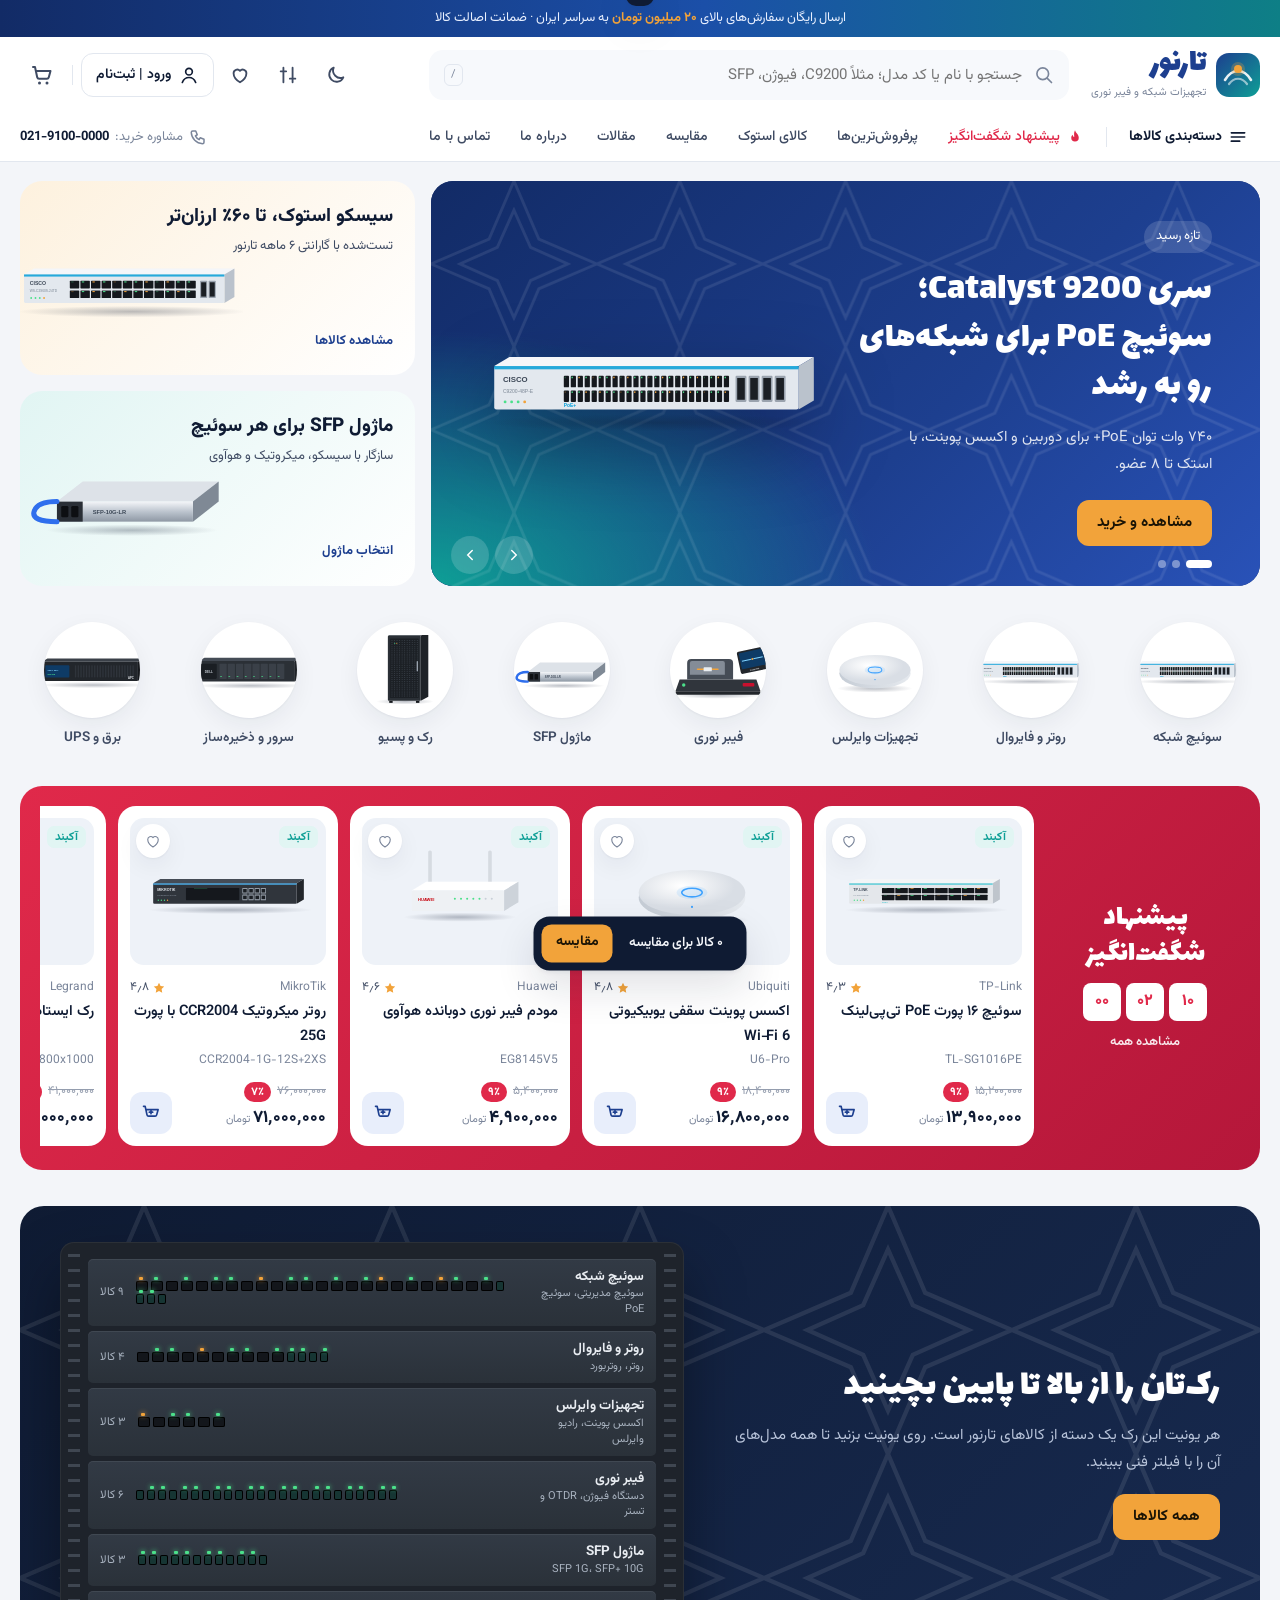
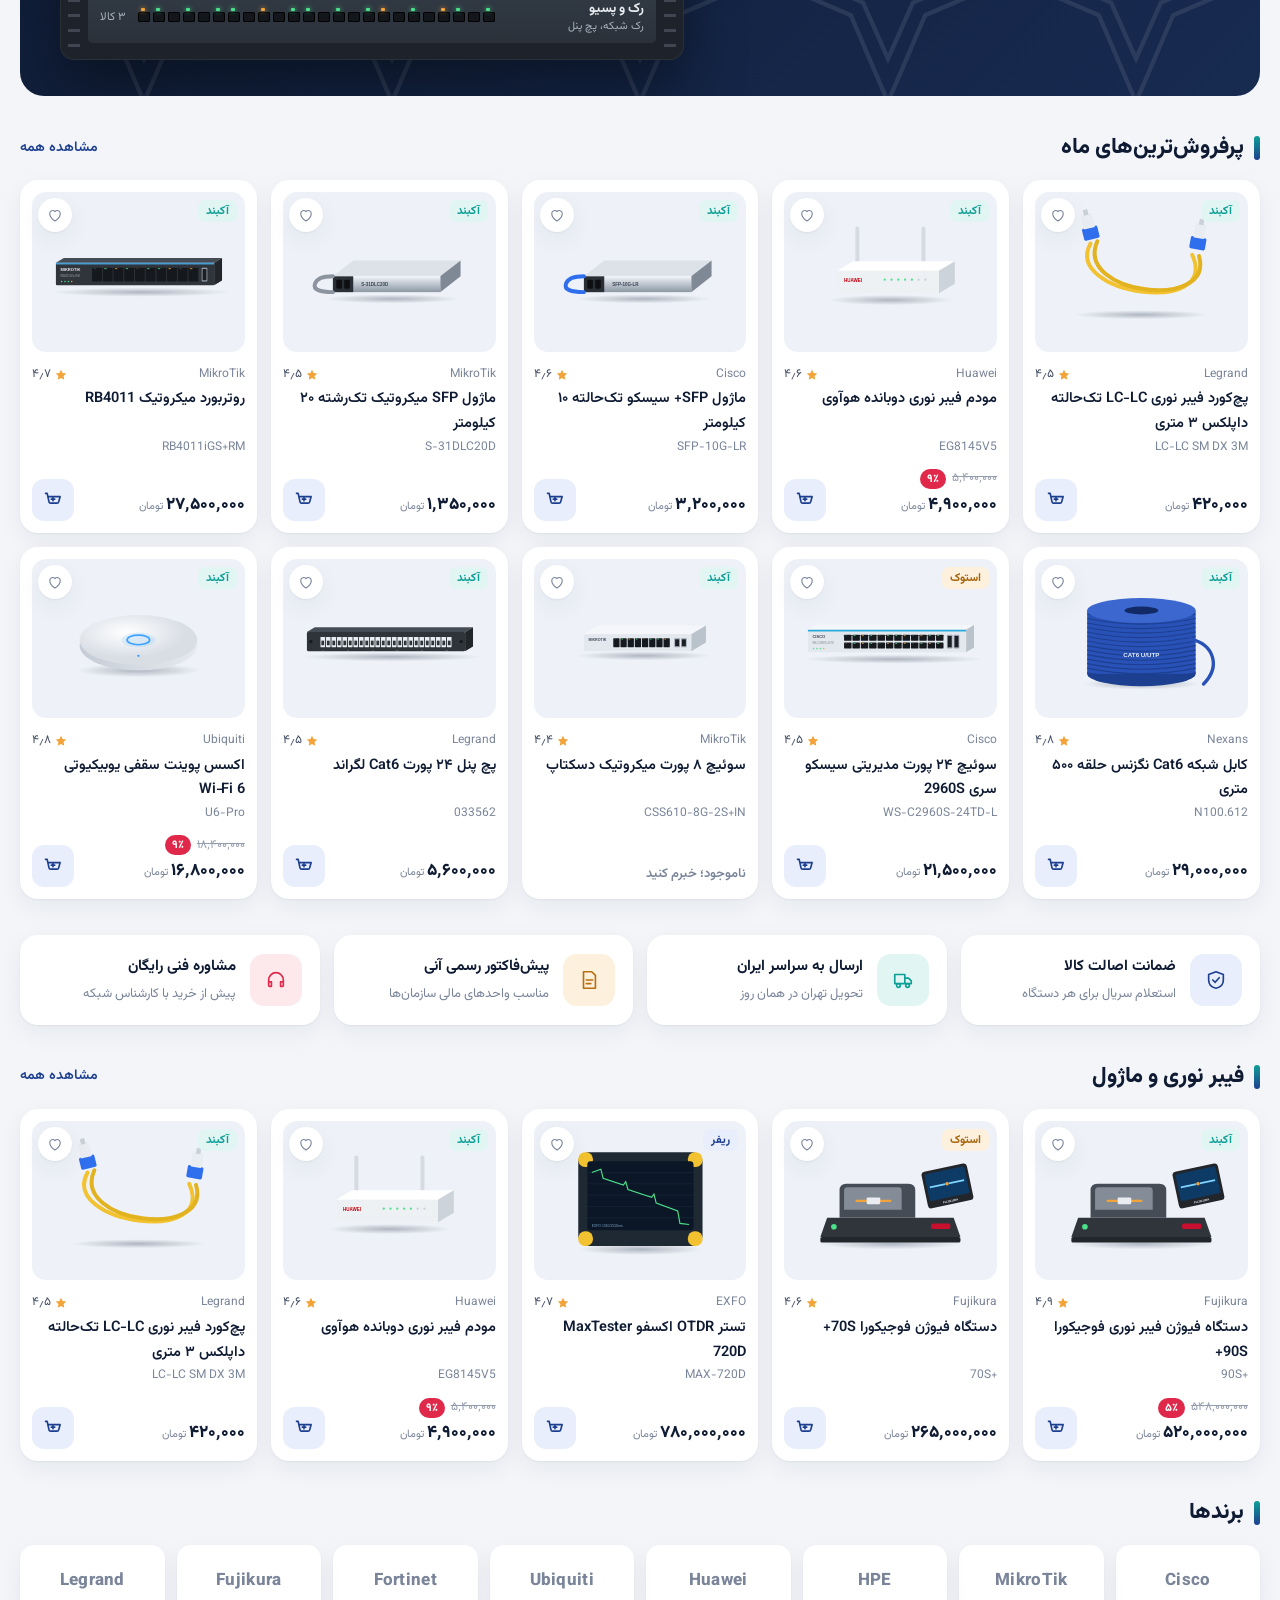
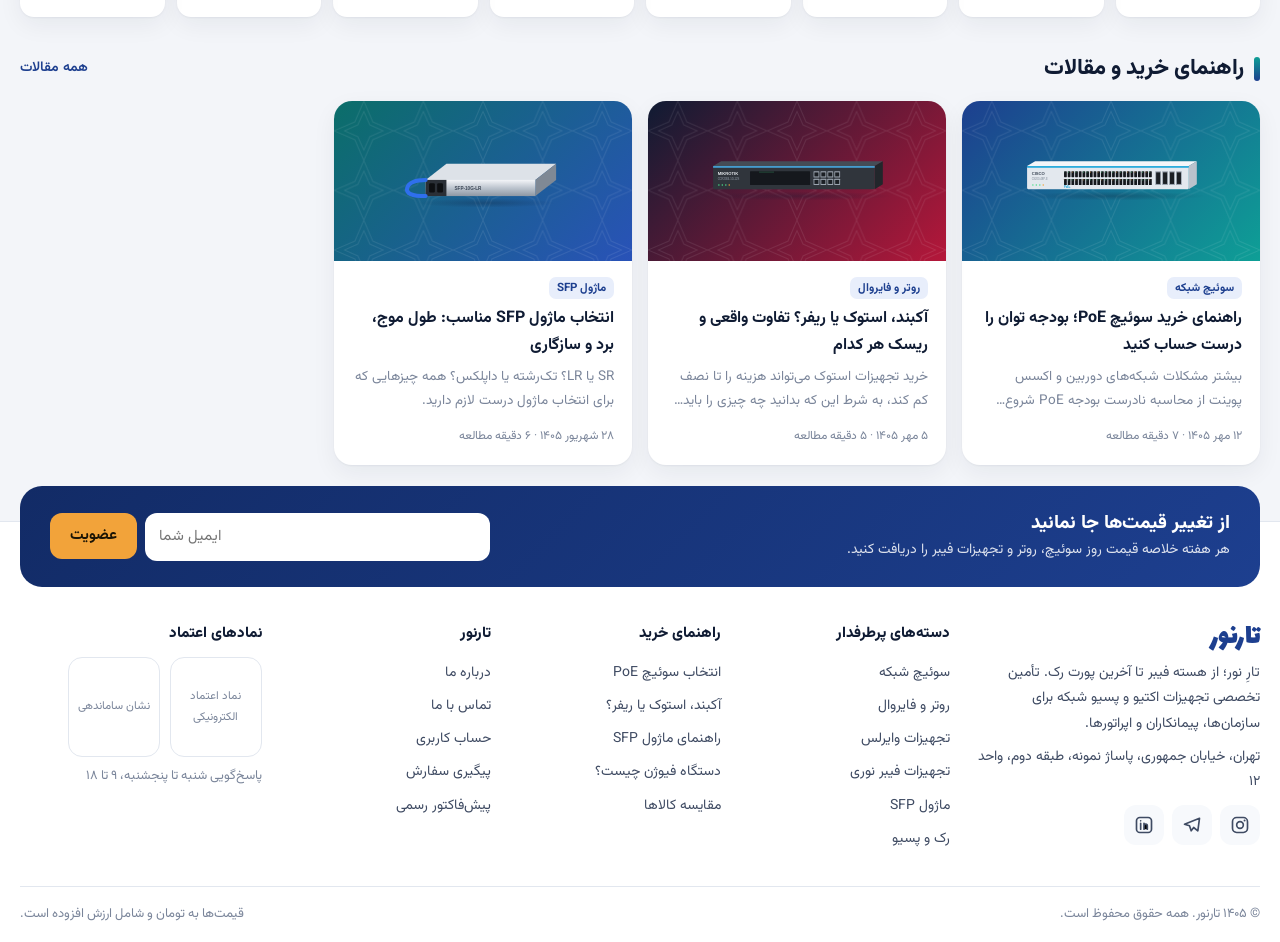
<file: v1/index.html>
<!DOCTYPE html>
<html lang="fa" dir="rtl">
<head>
<meta charset="utf-8">
<meta name="viewport" content="width=device-width, initial-scale=1, viewport-fit=cover">
<title>تارنور | فروشگاه تخصصی تجهیزات شبکه و فیبر نوری</title>
<meta name="description" content="خرید سوئیچ، روتر، فایروال، اکسس پوینت، تجهیزات فیبر نوری، ماژول SFP، رک و پسیو شبکه با قیمت روز، ضمانت اصالت و پیش‌فاکتور رسمی.">
<link rel="preconnect" href="https://fonts.googleapis.com">
<link rel="preconnect" href="https://fonts.gstatic.com" crossorigin>
<link href="https://fonts.googleapis.com/css2?family=Lalezar&family=Vazirmatn:wght@300;400;500;600;700;800;900&display=swap" rel="stylesheet">
<script type="application/ld+json">{"@context":"https://schema.org","@type":"OnlineStore","name":"تارنور","url":"https://tarnoor.ir","description":"فروشگاه تخصصی تجهیزات شبکه و فیبر نوری","telephone":"+98-21-00000000"}</script>
<style>
@font-face{font-family:"Tarnoor Sans";src:url([data-uri]) format("woff");font-weight:100 500;font-display:swap}
@font-face{font-family:"Tarnoor Sans";src:url([data-uri]) format("woff");font-weight:600 900;font-display:swap}
@font-face{font-family:"Tarnoor Display";src:url([data-uri]) format("woff");font-weight:100 900;font-display:swap}
:root{
 --bg:#F3F5F9;--surface:#FFFFFF;--surface2:#F7F9FC;--ink:#0F1B33;--ink2:#3F4B63;--muted:#7A859A;--line:#E2E7EF;
 --primary:#1D3F8F;--primary-d:#122B66;--primary-l:#E8EEFB;--teal:#0E9F96;--teal-l:#E1F5F3;--amber:#F2A33A;--amber-l:#FDF1DE;
 --red:#E0294A;--red-l:#FDE8EC;--green:#15965A;--shadow:0 1px 2px rgba(15,27,51,.05),0 8px 24px rgba(15,27,51,.06);
 --shadow-h:0 2px 4px rgba(15,27,51,.06),0 18px 40px rgba(15,27,51,.12);
 --fd:"Lalezar","Tarnoor Display",Tahoma,sans-serif;--fb:"Vazirmatn","Tarnoor Sans",Tahoma,"Segoe UI",sans-serif;
 --art-bg:#EEF2F8;
}
@media (prefers-color-scheme:dark){:root:not([data-theme="light"]){
 --bg:#0C121C;--surface:#141C28;--surface2:#18212F;--ink:#E8EDF5;--ink2:#BAC4D4;--muted:#8592A6;--line:#253041;
 --primary:#5B83E6;--primary-d:#3E66CC;--primary-l:#1A2640;--teal:#2BC2B8;--teal-l:#122A2B;--amber-l:#2D2414;--red-l:#331820;--art-bg:#1A2433;
 --shadow:0 1px 2px rgba(0,0,0,.3),0 8px 24px rgba(0,0,0,.25);--shadow-h:0 18px 40px rgba(0,0,0,.4);
}}
:root[data-theme="dark"]{
 --bg:#0C121C;--surface:#141C28;--surface2:#18212F;--ink:#E8EDF5;--ink2:#BAC4D4;--muted:#8592A6;--line:#253041;
 --primary:#5B83E6;--primary-d:#3E66CC;--primary-l:#1A2640;--teal:#2BC2B8;--teal-l:#122A2B;--amber-l:#2D2414;--red-l:#331820;--art-bg:#1A2433;
 --shadow:0 1px 2px rgba(0,0,0,.3),0 8px 24px rgba(0,0,0,.25);--shadow-h:0 18px 40px rgba(0,0,0,.4);
}
:root{box-sizing:border-box;padding-top:env(safe-area-inset-top,0px);padding-bottom:env(safe-area-inset-bottom,0px)}
html{scroll-padding-top:calc(env(safe-area-inset-top,0px) + 140px)}
*,*::before,*::after{box-sizing:inherit}
body{margin:0;background:var(--bg);color:var(--ink);font-family:var(--fb);font-size:15px;line-height:1.8;-webkit-font-smoothing:antialiased}
a{color:inherit;text-decoration:none}
img,svg{max-width:100%}
button,input,select,textarea{font:inherit;color:inherit}
button{cursor:pointer}
:focus-visible{outline:3px solid var(--amber);outline-offset:2px;border-radius:6px}
.wrap{max-width:1320px;margin:0 auto;padding:0 20px}
.ltr{direction:ltr;unicode-bidi:isolate}
.sr{position:absolute;width:1px;height:1px;overflow:hidden;clip:rect(0 0 0 0)}
h1,h2,h3,h4{line-height:1.45;margin:0}

/* buttons */
.btn{display:inline-flex;align-items:center;justify-content:center;gap:8px;height:46px;padding:0 20px;border-radius:12px;border:0;font-weight:700;font-size:15px;white-space:nowrap;transition:background .15s,transform .1s,box-shadow .15s}
.btn:active{transform:scale(.98)}
.btn-p{background:var(--primary);color:#fff}.btn-p:hover{background:var(--primary-d)}
.btn-t{background:var(--teal);color:#fff}
.btn-a{background:var(--amber);color:#1b1405}
.btn-o{background:transparent;border:1.5px solid var(--line);color:var(--ink)}.btn-o:hover{border-color:var(--primary);color:var(--primary)}
.btn-l{background:var(--primary-l);color:var(--primary)}
.btn-sm{height:38px;padding:0 14px;font-size:14px;border-radius:10px}
.btn-block{width:100%}
.ibtn{width:44px;height:44px;border-radius:12px;border:0;background:transparent;display:inline-grid;place-items:center;position:relative;color:var(--ink2)}
.ibtn:hover{background:var(--surface2);color:var(--primary)}
.cnt[hidden]{display:none!important}
.cnt{position:absolute;top:2px;left:2px;min-width:19px;height:19px;border-radius:10px;background:var(--red);color:#fff;font-size:11px;font-weight:700;display:grid;place-items:center;padding:0 5px;border:2px solid var(--surface)}

/* header */
.topbar{background:linear-gradient(90deg,var(--primary-d),#1B4FA8 55%,#0E7F86);color:#E9F0FF;font-size:13px;text-align:center;padding:7px 12px}
.topbar b{color:var(--amber)}
.sitehead{position:sticky;top:0;z-index:50;background:var(--surface);box-shadow:0 1px 0 var(--line)}
.hrow{display:flex;align-items:center;gap:22px;height:76px}
.logo{display:flex;align-items:center;gap:10px;flex:0 0 auto}
.logo .w{font-family:var(--fd);font-size:34px;line-height:1;color:var(--primary);letter-spacing:-.5px}
.logo .s{font-size:11px;color:var(--muted);display:block;margin-top:2px}
.search{flex:1;max-width:640px;position:relative}
.search .box{display:flex;align-items:center;background:var(--surface2);border:1.5px solid transparent;border-radius:14px;height:50px;padding:0 14px;gap:10px;transition:border-color .15s,background .15s}
.search .box:focus-within{border-color:var(--primary);background:var(--surface)}
.search input{flex:1;border:0;background:none;outline:none;height:100%;font-size:15px}
.search kbd{font-family:var(--fb);font-size:11px;color:var(--muted);border:1px solid var(--line);border-radius:6px;padding:0 6px}
.sugg{position:absolute;top:56px;inset-inline:0;background:var(--surface);border:1px solid var(--line);border-radius:14px;box-shadow:var(--shadow-h);display:none;overflow:hidden;z-index:60}
.sugg.on{display:block}
.sugg a{display:flex;align-items:center;gap:12px;padding:8px 14px}
.sugg a:hover,.sugg a.act{background:var(--surface2)}
.sugg .sa{width:52px;height:40px;border-radius:8px;background:var(--art-bg);flex:0 0 auto;display:grid;place-items:center;overflow:hidden}
.sugg .sm{font-size:12px;color:var(--muted)}
.sugg .sh{font-size:12px;color:var(--muted);padding:10px 14px 4px}
.hacts{display:flex;align-items:center;gap:4px;margin-inline-start:auto}
.acct{display:flex;align-items:center;gap:8px;height:44px;padding:0 14px;border:1.5px solid var(--line);border-radius:12px;font-weight:600;font-size:14px}
.acct:hover{border-color:var(--primary);color:var(--primary)}
.navrow{display:flex;align-items:center;gap:6px;height:48px;font-size:14px}
.navrow > a,.catbtn{display:flex;align-items:center;gap:6px;height:48px;padding:0 12px;color:var(--ink2);font-weight:500;border:0;background:none;position:relative}
.navrow > a:hover,.catbtn:hover{color:var(--primary)}
.navrow > a.on{color:var(--primary)}
.navrow > a.on::after{content:"";position:absolute;bottom:0;inset-inline:12px;height:3px;border-radius:3px 3px 0 0;background:var(--primary)}
.catbtn{font-weight:700;color:var(--ink)}
.navsep{width:1px;height:20px;background:var(--line);margin:0 4px}
.navrow .hot{color:var(--red)}
.navrow .phone{margin-inline-start:auto;color:var(--muted);font-size:13px;display:flex;align-items:center;gap:6px}
.navrow .phone b{color:var(--ink);font-weight:700}

/* mega menu */
.mega{position:absolute;top:100%;inset-inline:0;z-index:55;display:none}
.mega.on{display:block}
.mega .in{background:var(--surface);border-radius:0 0 18px 18px;box-shadow:var(--shadow-h);display:grid;grid-template-columns:250px 1fr 270px;min-height:380px;overflow:hidden;border-top:1px solid var(--line)}
.mega .cats{background:var(--surface2);padding:10px 0}
.mega .cats a{display:flex;align-items:center;gap:10px;padding:10px 18px;font-weight:600;font-size:14px;color:var(--ink2);border-inline-start:3px solid transparent}
.mega .cats a.act{background:var(--surface);color:var(--primary);border-inline-start-color:var(--primary)}
.mega .cats .ic{width:30px;height:30px;border-radius:9px;background:var(--surface);display:grid;place-items:center;color:var(--primary)}
.mega .subs{padding:22px 28px;display:grid;grid-template-columns:repeat(3,1fr);gap:8px 28px;align-content:start}
.mega .subs h4{grid-column:1/-1;font-size:15px;color:var(--primary);display:flex;align-items:center;gap:8px;margin-bottom:6px}
.mega .subs a{font-size:14px;color:var(--ink2);padding:4px 0}
.mega .subs a:hover{color:var(--primary)}
.mega .feat{padding:20px;border-inline-start:1px solid var(--line)}
.mega .feat .fa{background:var(--art-bg);border-radius:14px;height:150px;display:grid;place-items:center;margin-bottom:10px}
.mega .feat small{color:var(--muted)}

/* layout pieces */
main{min-height:60vh}
.section{margin:36px 0}
.shead{display:flex;align-items:center;justify-content:space-between;gap:12px;margin-bottom:16px}
.shead h2{font-size:22px;font-weight:800;display:flex;align-items:center;gap:10px}
.shead h2::before{content:"";width:6px;height:24px;border-radius:3px;background:linear-gradient(var(--teal),var(--primary))}
.shead a{color:var(--primary);font-weight:600;font-size:14px}
.card{background:var(--surface);border-radius:18px;box-shadow:var(--shadow)}
.crumb{display:flex;flex-wrap:wrap;gap:6px;font-size:13px;color:var(--muted);padding:16px 0 10px}
.crumb a:hover{color:var(--primary)}
.crumb span[aria-hidden]{opacity:.5}

/* hero */
.hero{display:grid;grid-template-columns:2.1fr 1fr;gap:16px;margin-top:20px}
.slider{position:relative;border-radius:22px;overflow:hidden;min-height:380px;background:var(--primary-d);display:grid}
.slide{grid-area:1/1;position:relative;display:grid;grid-template-columns:1.05fr 1fr;align-items:center;padding:40px 48px;gap:20px;opacity:0;visibility:hidden;transition:opacity .6s,visibility .6s;color:#fff}
.slide.on{opacity:1;visibility:visible}
.slide .eyb{display:inline-flex;align-items:center;gap:8px;background:rgba(255,255,255,.14);padding:4px 12px;border-radius:30px;font-size:13px;margin-bottom:14px}
.slide h2{font-family:var(--fd);font-weight:400;font-size:clamp(28px,2.9vw,42px);line-height:1.3;margin-bottom:12px}
.slide p{opacity:.85;margin:0 0 22px;max-width:40ch}
.slide .art{display:grid;place-items:center;filter:drop-shadow(0 30px 40px rgba(0,0,0,.35))}
.s1{background:radial-gradient(120% 140% at 0% 100%,#0E9F96 0%,transparent 45%),linear-gradient(135deg,#122B66,#1D3F8F 60%,#2952B8)}
.s2{background:radial-gradient(120% 140% at 0% 0%,#F2A33A55 0%,transparent 45%),linear-gradient(135deg,#0F1B33,#1F3157)}
.s3{background:radial-gradient(110% 130% at 0% 100%,#2952B8 0%,transparent 50%),linear-gradient(135deg,#0B6E69,#0E9F96)}
.girih{position:absolute;inset:0;opacity:.09;pointer-events:none}
.dots{position:absolute;bottom:18px;right:48px;display:flex;gap:6px;z-index:2}
.dots button{width:8px;height:8px;border-radius:5px;border:0;background:rgba(255,255,255,.4);padding:0;transition:width .25s}
.dots button.on{width:26px;background:#fff}
.sarrows{position:absolute;bottom:12px;left:20px;display:flex;gap:6px;z-index:2}
.sarrows button{width:38px;height:38px;border-radius:50%;border:0;background:rgba(255,255,255,.16);color:#fff;display:grid;place-items:center}
.sarrows button:hover{background:rgba(255,255,255,.28)}
.promos{display:grid;grid-template-rows:1fr 1fr;gap:16px}
.promo{border-radius:22px;padding:22px;position:relative;overflow:hidden;display:flex;flex-direction:column;justify-content:space-between;min-height:182px}
.promo h3{font-size:19px;font-weight:800;margin-bottom:4px}
.promo p{margin:0;font-size:13px;color:var(--ink2)}
.promo .pa{position:absolute;left:-6px;bottom:-6px;width:58%}
.promo .go{font-size:13px;font-weight:700;color:var(--primary)}
.pr1{background:linear-gradient(135deg,var(--amber-l),var(--surface))}
.pr2{background:linear-gradient(135deg,var(--teal-l),var(--surface))}

/* category circles */
.ccats{display:grid;grid-template-columns:repeat(8,1fr);gap:12px}
.ccat{display:flex;flex-direction:column;align-items:center;gap:8px;text-align:center;font-size:13.5px;font-weight:600;color:var(--ink2)}
.ccat .ci{width:96px;height:96px;border-radius:50%;background:var(--surface);box-shadow:var(--shadow);display:grid;place-items:center;transition:transform .2s,box-shadow .2s;overflow:hidden}
.ccat:hover .ci{transform:translateY(-4px);box-shadow:var(--shadow-h)}
.ccat:hover{color:var(--primary)}

/* amazing offers */
.amazing{background:linear-gradient(135deg,#E0294A,#B5173A);border-radius:22px;padding:20px;display:flex;gap:16px;align-items:stretch;overflow:hidden}
.amz-side{flex:0 0 190px;color:#fff;display:flex;flex-direction:column;justify-content:center;align-items:center;text-align:center;gap:10px}
.amz-side h2{font-family:var(--fd);font-weight:400;font-size:30px;line-height:1.2}
.timer{display:flex;gap:5px;direction:ltr}
.timer span{background:#fff;color:var(--red);border-radius:8px;width:38px;height:38px;display:grid;place-items:center;font-weight:800;font-size:16px}
.amz-side a{color:#fff;font-size:13px;font-weight:600;opacity:.9}
.hscroll{display:flex;gap:12px;overflow-x:auto;scroll-snap-type:x mandatory;padding-bottom:4px;flex:1;scrollbar-width:thin}
.hscroll > *{scroll-snap-align:start;flex:0 0 220px}
.amazing .pcard{box-shadow:none}

/* product card */
.grid{display:grid;grid-template-columns:repeat(auto-fill,minmax(230px,1fr));gap:14px}
.pcard{background:var(--surface);border-radius:18px;box-shadow:var(--shadow);padding:12px;display:flex;flex-direction:column;position:relative;transition:box-shadow .2s,transform .2s}
.pcard:hover{box-shadow:var(--shadow-h);transform:translateY(-2px)}
.pcard .art{background:var(--art-bg);border-radius:14px;aspect-ratio:4/3;display:grid;place-items:center;padding:12px;overflow:hidden}
.pcard .art svg{width:100%;height:100%;transition:transform .35s}
.pcard:hover .art svg{transform:scale(1.04)}
.pcard .tags{position:absolute;top:20px;right:20px;display:flex;gap:4px;flex-wrap:wrap;z-index:1}
.wish{position:absolute;top:18px;left:18px;width:34px;height:34px;border-radius:50%;border:0;background:var(--surface);display:grid;place-items:center;color:var(--muted);z-index:1;box-shadow:var(--shadow)}
.wish[aria-pressed="true"]{color:var(--red)}
.pcard .brand{font-size:12px;color:var(--muted);margin-top:12px;display:flex;justify-content:space-between}
.pcard h3{font-size:14.5px;font-weight:600;line-height:1.7;margin:2px 0 0;min-height:3.4em;display:-webkit-box;-webkit-line-clamp:2;-webkit-box-orient:vertical;overflow:hidden}
.pcard h3 a:hover{color:var(--primary)}
.pcard .mdl{font-size:12px;color:var(--muted);text-align:right}
.pcard .bot{margin-top:auto;padding-top:10px;display:flex;align-items:end;justify-content:space-between;gap:8px}
.price{display:flex;flex-direction:column;align-items:flex-start}
.price .now{font-weight:800;font-size:17px}
.price .now small{font-weight:400;font-size:11px;color:var(--muted);margin-inline-start:3px}
.price .old{display:flex;align-items:center;gap:6px;font-size:12px;color:var(--muted)}
.price .old s{opacity:.8}
.off{background:var(--red);color:#fff;border-radius:20px;padding:0 7px;font-size:11.5px;font-weight:700;line-height:20px}
.addc{width:42px;height:42px;border-radius:12px;border:0;background:var(--primary-l);color:var(--primary);display:grid;place-items:center;flex:0 0 auto}
.addc:hover{background:var(--primary);color:#fff}
.rate{font-size:12px;color:var(--ink2);display:inline-flex;align-items:center;gap:3px}
.rate svg{color:var(--amber)}
.tag{font-size:11.5px;font-weight:700;border-radius:7px;padding:1px 8px;line-height:20px}
.t-new{background:var(--teal-l);color:var(--teal)}
.t-stock{background:var(--amber-l);color:#A8650C}
.t-ref{background:var(--primary-l);color:var(--primary)}
:root[data-theme="dark"] .t-stock{color:var(--amber)}
.oos{font-size:13px;color:var(--muted);font-weight:600}

/* rack signature */
.rackwrap{display:grid;grid-template-columns:1fr 1.25fr;gap:36px;align-items:center;background:linear-gradient(135deg,#0F1B33,#172A50);border-radius:24px;padding:36px 40px;color:#fff;position:relative;overflow:hidden}
.rackwrap h2{font-family:var(--fd);font-weight:400;font-size:clamp(28px,3vw,40px);line-height:1.3;margin-bottom:10px}
.rackwrap p{color:#B8C4DA;margin:0 0 18px}
.rack{background:#1E232B;border-radius:14px;padding:12px 28px;position:relative;box-shadow:0 30px 60px rgba(0,0,0,.4),inset 0 0 0 1px rgba(255,255,255,.06)}
.rack::before,.rack::after{content:"";position:absolute;top:12px;bottom:12px;width:12px;background:repeating-linear-gradient(to bottom,#5a6370 0 3px,transparent 3px 15px);opacity:.55}
.rack::before{right:8px}.rack::after{left:8px}
.ru{display:flex;align-items:center;gap:12px;width:100%;background:linear-gradient(#323A45,#2A3139);border:0;border-radius:5px;margin:5px 0;padding:9px 12px;color:#E8ECF1;text-align:right;box-shadow:inset 0 1px 0 rgba(255,255,255,.07)}
.ru:hover{background:linear-gradient(#3E4855,#353D47)}
.ru .l{flex:0 0 120px;font-weight:700;font-size:13.5px;line-height:1.4}
.ru .l small{display:block;font-weight:400;font-size:11px;color:#A9B3C0}
.ports{flex:1;display:flex;flex-wrap:wrap;gap:3px;direction:ltr}
.port{width:12px;height:10px;border-radius:2px;background:#13161B;box-shadow:inset 0 0 0 1px #000;position:relative}
.port.f{width:8px;background:#163533}
.port.on::after{content:"";position:absolute;top:-4px;left:3px;width:4px;height:3px;border-radius:1px;background:#4BE08A;box-shadow:0 0 5px #4BE08A}
.port.on.a::after{background:var(--amber);box-shadow:0 0 5px var(--amber)}
@media (prefers-reduced-motion:no-preference){.port.on::after{animation:blink 1.6s steps(2) var(--d,0s) infinite}}
@keyframes blink{0%{opacity:1}50%{opacity:.25}}
.ru .n{font-size:11.5px;color:#A9B3C0;flex:0 0 auto}

/* brands & features */
.brands{display:grid;grid-template-columns:repeat(8,1fr);gap:12px}
.brands a{background:var(--surface);border-radius:14px;height:72px;display:grid;place-items:center;font-weight:800;font-size:17px;color:var(--muted);letter-spacing:.3px;box-shadow:var(--shadow);transition:color .2s}
.brands a:hover{color:var(--primary)}
.feats{display:grid;grid-template-columns:repeat(4,1fr);gap:14px}
.feat{display:flex;gap:14px;align-items:center;background:var(--surface);border-radius:18px;padding:18px;box-shadow:var(--shadow)}
.feat .fi{width:52px;height:52px;border-radius:14px;display:grid;place-items:center;flex:0 0 auto}
.feat b{display:block;font-size:15px}
.feat span{font-size:13px;color:var(--muted)}

/* blog cards */
.bgrid{display:grid;grid-template-columns:repeat(auto-fill,minmax(270px,1fr));gap:16px}
.bcard{background:var(--surface);border-radius:18px;overflow:hidden;box-shadow:var(--shadow);display:flex;flex-direction:column;transition:box-shadow .2s}
.bcard:hover{box-shadow:var(--shadow-h)}
.bcard .bi{height:160px;display:grid;place-items:center;position:relative;overflow:hidden}
.bcard .bb{padding:16px 18px 18px;display:flex;flex-direction:column;gap:6px;flex:1}
.bcard h3{font-size:16px;font-weight:700;line-height:1.7}
.bcard p{margin:0;color:var(--muted);font-size:13.5px;display:-webkit-box;-webkit-line-clamp:2;-webkit-box-orient:vertical;overflow:hidden}
.bcard .meta{font-size:12px;color:var(--muted);margin-top:auto;padding-top:6px}

/* shop */
.shop{display:grid;grid-template-columns:280px 1fr;gap:20px;align-items:start}
.filters{position:sticky;top:140px;max-height:calc(100vh - 160px);overflow:auto;padding:6px 18px;scrollbar-width:thin}
.fgrp{border-bottom:1px solid var(--line);padding:14px 0}
.fgrp:last-child{border-bottom:0}
.fgrp > h4,.fgrp summary{font-size:14.5px;font-weight:700;margin-bottom:8px;list-style:none;display:flex;justify-content:space-between;align-items:center;cursor:pointer}
.fgrp summary::-webkit-details-marker{display:none}
.fgrp summary::after{content:"";width:8px;height:8px;border-left:2px solid var(--muted);border-bottom:2px solid var(--muted);transform:rotate(-45deg);transition:transform .2s}
.fgrp details[open] summary::after{transform:rotate(135deg)}
.chk{display:flex;align-items:center;gap:10px;padding:4px 0;font-size:14px;cursor:pointer}
.chk input{width:18px;height:18px;accent-color:var(--primary)}
.chk .c{margin-inline-start:auto;font-size:12px;color:var(--muted);background:var(--surface2);border-radius:10px;padding:0 8px}
.ctree a{display:flex;justify-content:space-between;padding:5px 0;font-size:14px;color:var(--ink2)}
.ctree a.on{color:var(--primary);font-weight:700}
.ctree .sub{padding-inline-start:14px;border-inline-start:2px solid var(--line);margin:2px 4px 6px 0}
.ctree .sub a{font-size:13.5px}
.seg{display:flex;flex-wrap:wrap;gap:6px}
.seg button{border:1.5px solid var(--line);background:var(--surface);border-radius:10px;padding:4px 12px;font-size:13px;font-weight:600}
.seg button[aria-pressed="true"]{border-color:var(--primary);background:var(--primary);color:#fff}
.tgl{display:flex;justify-content:space-between;align-items:center;font-size:14px;font-weight:600;cursor:pointer}
.tgl input{appearance:none;width:42px;height:24px;border-radius:12px;background:var(--line);position:relative;transition:background .2s;cursor:pointer}
.tgl input::after{content:"";position:absolute;top:3px;right:3px;width:18px;height:18px;border-radius:50%;background:#fff;transition:right .2s;box-shadow:0 1px 3px rgba(0,0,0,.2)}
.tgl input:checked{background:var(--primary)}
.tgl input:checked::after{right:21px}
.range{position:relative;height:30px}
.range input{position:absolute;inset:0;width:100%;pointer-events:none;appearance:none;background:none;height:30px}
.range input::-webkit-slider-thumb{appearance:none;pointer-events:auto;width:20px;height:20px;border-radius:50%;background:var(--surface);border:3px solid var(--primary);cursor:pointer}
.range input::-moz-range-thumb{pointer-events:auto;width:16px;height:16px;border-radius:50%;background:var(--surface);border:3px solid var(--primary);cursor:pointer}
.range .track{position:absolute;top:13px;inset-inline:0;height:4px;border-radius:2px;background:var(--line)}
.range .fill{position:absolute;top:13px;height:4px;border-radius:2px;background:var(--primary)}
.rvals{display:flex;justify-content:space-between;font-size:12.5px;color:var(--ink2)}
.fsearch{width:100%;height:38px;border:1.5px solid var(--line);border-radius:10px;padding:0 12px;background:var(--surface2);margin-bottom:6px}
.toolbar{display:flex;align-items:center;gap:6px;padding:8px 14px;margin-bottom:12px;flex-wrap:wrap}
.toolbar .lab{font-size:14px;font-weight:700;display:flex;align-items:center;gap:6px;margin-inline-end:6px}
.sorts{display:flex;gap:2px;flex-wrap:wrap}
.sorts button{border:0;background:none;padding:6px 10px;border-radius:8px;font-size:13.5px;color:var(--muted)}
.sorts button[aria-pressed="true"]{color:var(--primary);background:var(--primary-l);font-weight:700}
.toolbar .cntr{margin-inline-start:auto;font-size:13px;color:var(--muted)}
.vtgl{display:flex;background:var(--surface2);border-radius:10px;padding:3px}
.vtgl button{border:0;background:none;width:34px;height:30px;border-radius:8px;display:grid;place-items:center;color:var(--muted)}
.vtgl button[aria-pressed="true"]{background:var(--surface);color:var(--primary);box-shadow:var(--shadow)}
.chips{display:flex;gap:6px;flex-wrap:wrap;margin-bottom:12px}
.chip{display:inline-flex;align-items:center;gap:6px;background:var(--primary-l);color:var(--primary);border:0;border-radius:20px;padding:3px 12px;font-size:13px;font-weight:600}
.chip.clr{background:none;color:var(--red)}
.grid.list{grid-template-columns:1fr}
.grid.list .pcard{flex-direction:row;gap:18px;align-items:center}
.grid.list .pcard .art{width:200px;flex:0 0 auto}
.grid.list .pcard .info{flex:1}
.grid.list .pcard .bot{flex-direction:column;align-items:flex-end;padding:0;min-width:170px}
.grid.list .pcard .specs{display:flex}
.pcard .specs{display:none;flex-wrap:wrap;gap:6px;margin-top:8px}
.pcard .specs span{font-size:12px;background:var(--surface2);border-radius:7px;padding:1px 8px;color:var(--ink2)}
.pager{display:flex;justify-content:center;gap:6px;margin:24px 0}
.pager button{min-width:40px;height:40px;border-radius:12px;border:0;background:var(--surface);box-shadow:var(--shadow);font-weight:700}
.pager button[aria-current="page"]{background:var(--primary);color:#fff}
.pager button:disabled{opacity:.4;cursor:default}
.empty{text-align:center;padding:48px 20px}
.empty .ei{width:120px;height:120px;margin:0 auto 14px;border-radius:50%;background:var(--surface2);display:grid;place-items:center}
.empty h3{font-size:18px;margin-bottom:6px}
.empty p{color:var(--muted);margin:0 auto 18px;max-width:46ch}
.fbtn{display:none}
.catintro{display:flex;align-items:center;gap:18px;padding:20px 24px;margin-bottom:14px;overflow:hidden;position:relative}
.catintro h1{font-size:24px;font-weight:800}
.catintro p{margin:2px 0 0;color:var(--muted);font-size:14px}
.catintro .subnav{display:flex;gap:8px;flex-wrap:wrap;margin-top:10px}
.catintro .subnav a{font-size:13px;border:1.5px solid var(--line);border-radius:20px;padding:2px 12px;font-weight:600;color:var(--ink2)}
.catintro .subnav a.on,.catintro .subnav a:hover{border-color:var(--primary);color:var(--primary)}
.catintro .ca{width:150px;flex:0 0 auto;margin-inline-start:auto}

/* product page */
.pp{display:grid;grid-template-columns:1.05fr 1.15fr 330px;gap:28px;padding:24px;align-items:start}
.gal .main{background:var(--art-bg);border-radius:18px;aspect-ratio:1/1;display:grid;place-items:center;padding:30px;position:relative;overflow:hidden;cursor:zoom-in}
.gal .main svg{width:100%;height:100%;transition:transform .3s}
.gal .main.zoom{cursor:zoom-out}
.gal .main.zoom svg{transform:scale(1.9)}
.gal .thumbs{display:flex;gap:8px;margin-top:10px}
.gal .thumbs button{width:72px;height:72px;border-radius:12px;border:2px solid transparent;background:var(--art-bg);padding:6px;display:grid;place-items:center;overflow:hidden}
.gal .thumbs button[aria-pressed="true"]{border-color:var(--primary)}
.gal .gacts{position:absolute;top:12px;left:12px;display:flex;flex-direction:column;gap:6px}
.gal .gacts button{width:40px;height:40px;border-radius:12px;border:0;background:var(--surface);box-shadow:var(--shadow);display:grid;place-items:center;color:var(--ink2)}
.gal .gacts button[aria-pressed="true"]{color:var(--red)}
.pinfo .pbrand{display:flex;gap:10px;align-items:center;font-size:13px;color:var(--primary);font-weight:600;margin-bottom:6px}
.pinfo h1{font-size:22px;font-weight:800;line-height:1.6}
.pinfo .pm{font-size:14px;color:var(--muted);margin:4px 0 10px;display:flex;gap:14px;flex-wrap:wrap;align-items:center}
.pinfo .pm .copy{border:0;background:var(--surface2);border-radius:8px;padding:0 8px;font-size:12px;color:var(--ink2)}
.kspec h4,.wopts h4{font-size:15px;font-weight:700;margin:18px 0 8px}
.kspec ul{list-style:none;padding:0;margin:0;display:grid;grid-template-columns:1fr 1fr;gap:8px}
.kspec li{background:var(--surface2);border-radius:12px;padding:8px 12px;font-size:13px}
.kspec li span{display:block;color:var(--muted);font-size:12px}
.kspec li b{font-weight:700}
.wopts .opt{display:flex;align-items:center;gap:10px;border:1.5px solid var(--line);border-radius:12px;padding:10px 12px;margin-bottom:8px;cursor:pointer;font-size:14px}
.wopts .opt:has(input:checked){border-color:var(--primary);background:var(--primary-l)}
.wopts .opt input{accent-color:var(--primary);width:18px;height:18px}
.wopts .opt .pd{margin-inline-start:auto;font-size:13px;color:var(--muted)}
.buybox{background:var(--surface2);border-radius:18px;padding:20px;position:sticky;top:140px}
.buybox .row{display:flex;align-items:center;gap:10px;font-size:13.5px;color:var(--ink2);padding:8px 0;border-bottom:1px solid var(--line)}
.buybox .row:last-of-type{border-bottom:0}
.buybox .row svg{flex:0 0 auto;color:var(--teal)}
.buybox .bp{margin:14px 0 12px;display:flex;flex-direction:column;align-items:flex-end}
.buybox .bp .now{font-size:24px;font-weight:900}
.buybox .bp .now small{font-size:13px;font-weight:400;color:var(--muted)}
.buybox .bp .old{display:flex;gap:8px;align-items:center;font-size:13px;color:var(--muted)}
.stockline{font-size:13px;font-weight:600;color:var(--green);display:flex;align-items:center;gap:6px}
.stockline.low{color:var(--red)}
.qty{display:inline-flex;align-items:center;border:1.5px solid var(--line);border-radius:12px;height:46px;background:var(--surface)}
.qty button{width:40px;height:100%;border:0;background:none;font-size:20px;color:var(--primary)}
.qty span{min-width:30px;text-align:center;font-weight:700}
.buyrow{display:flex;gap:8px;margin-top:12px}
.buyrow .btn{flex:1}
.minor{display:flex;gap:8px;margin-top:8px}
.minor .btn{flex:1;font-size:13px}
.tabs{display:flex;gap:4px;border-bottom:1px solid var(--line);padding:0 24px;position:sticky;top:124px;background:var(--surface);z-index:5;border-radius:18px 18px 0 0;overflow-x:auto}
.tabs a{padding:14px 14px;font-weight:600;color:var(--muted);font-size:14.5px;white-space:nowrap;position:relative}
.tabs a.on{color:var(--primary)}
.tabs a.on::after{content:"";position:absolute;bottom:0;inset-inline:10px;height:3px;border-radius:3px 3px 0 0;background:var(--primary)}
.tsec{padding:26px 24px;border-bottom:1px solid var(--line)}
.tsec:last-child{border-bottom:0}
.tsec h2{font-size:18px;font-weight:800;margin-bottom:14px}
.prose{max-width:78ch;color:var(--ink2)}
.prose p{margin:0 0 12px}
.prose h2,.prose h3{color:var(--ink);margin:22px 0 8px}
.prose h2{font-size:20px}.prose h3{font-size:17px}
.prose ul{padding-inline-start:20px}
.prose li{margin-bottom:4px}
.spec{width:100%;border-collapse:collapse;font-size:14px;max-width:820px}
.spec th,.spec td{padding:11px 14px;text-align:right;vertical-align:top}
.spec tr:nth-child(odd) td,.spec tr:nth-child(odd) th{background:var(--surface2)}
.spec th{width:230px;font-weight:500;color:var(--muted);border-radius:0 10px 10px 0}
.spec td{font-weight:600;border-radius:10px 0 0 10px}
.spec caption{text-align:right;font-weight:800;padding:14px 0 8px;font-size:15px}
.revs{display:grid;grid-template-columns:260px 1fr;gap:30px}
.rsum .big{font-size:44px;font-weight:900;line-height:1}
.rsum .bar{display:flex;align-items:center;gap:8px;font-size:12px;color:var(--muted);margin:4px 0}
.rsum .bar i{flex:1;height:6px;border-radius:3px;background:var(--line);position:relative;overflow:hidden}
.rsum .bar i b{position:absolute;inset-block:0;right:0;background:var(--amber);border-radius:3px}
.rev{padding:14px 0;border-bottom:1px solid var(--line)}
.rev .rh{display:flex;align-items:center;gap:10px;font-size:13px;color:var(--muted);flex-wrap:wrap}
.rev .rh b{color:var(--ink)}
.rev .buyer{background:var(--teal-l);color:var(--teal);border-radius:6px;padding:0 6px;font-size:11.5px;font-weight:700}
.rev p{margin:6px 0 0}
.stars{display:inline-flex;gap:1px;color:var(--amber)}
.starpick{display:flex;gap:4px;direction:ltr;justify-content:flex-end}
.starpick button{border:0;background:none;padding:2px;color:var(--line)}
.starpick button.on{color:var(--amber)}
.field{display:flex;flex-direction:column;gap:6px;margin-bottom:14px}
.field label{font-size:13.5px;font-weight:600;color:var(--ink2)}
.field input,.field select,.field textarea{height:48px;border:1.5px solid var(--line);border-radius:12px;padding:0 14px;background:var(--surface);outline:none;transition:border-color .15s}
.field textarea{height:auto;min-height:110px;padding:12px 14px;resize:vertical}
.field input:focus,.field select:focus,.field textarea:focus{border-color:var(--primary)}
.field.err input,.field.err select,.field.err textarea{border-color:var(--red)}
.field .em{font-size:12.5px;color:var(--red);display:none}
.field.err .em{display:block}
.frow{display:grid;grid-template-columns:1fr 1fr;gap:0 14px}
.qa{padding:14px 0;border-bottom:1px solid var(--line)}
.qa b{display:block;margin-bottom:4px}
.qa p{margin:0;color:var(--ink2);font-size:14px}

/* cart */
.cartg{display:grid;grid-template-columns:1fr 360px;gap:20px;align-items:start}
.citem{display:grid;grid-template-columns:120px 1fr auto;gap:18px;padding:20px;border-bottom:1px solid var(--line);align-items:center}
.citem:last-child{border-bottom:0}
.citem .art{background:var(--art-bg);border-radius:14px;aspect-ratio:1/1;display:grid;place-items:center;padding:10px}
.citem h3{font-size:15.5px;font-weight:700}
.citem .meta{font-size:13px;color:var(--muted);display:flex;flex-direction:column;gap:2px;margin-top:4px}
.citem .meta span{display:flex;align-items:center;gap:6px}
.citem .side{display:flex;flex-direction:column;align-items:flex-end;gap:10px}
.citem .rm{border:0;background:none;color:var(--muted);font-size:13px;display:flex;align-items:center;gap:4px}
.citem .rm:hover{color:var(--red)}
.summary{padding:20px;position:sticky;top:140px}
.summary .sr2{display:flex;justify-content:space-between;padding:7px 0;font-size:14px;color:var(--ink2)}
.summary .sr2.disc{color:var(--red)}
.summary .sr2.tot{border-top:1px dashed var(--line);margin-top:6px;padding-top:14px;font-size:17px;font-weight:800;color:var(--ink)}
.coupon{display:flex;gap:6px;margin:14px 0 4px}
.coupon input{flex:1;height:42px;border:1.5px dashed var(--line);border-radius:10px;padding:0 12px;background:var(--surface2);text-transform:uppercase}
.note{font-size:12.5px;color:var(--muted)}
.steps{display:flex;align-items:center;justify-content:center;gap:0;margin:22px auto 26px;max-width:640px}
.step{display:flex;flex-direction:column;align-items:center;gap:6px;font-size:13px;font-weight:600;color:var(--muted);flex:0 0 auto}
.step i{width:36px;height:36px;border-radius:50%;display:grid;place-items:center;background:var(--surface);border:2px solid var(--line);font-style:normal;font-weight:800}
.step.done i,.step.cur i{background:var(--primary);border-color:var(--primary);color:#fff}
.step.cur,.step.done{color:var(--primary)}
.sline{flex:1;height:2px;background:var(--line);margin:0 8px 22px}
.sline.done{background:var(--primary)}
.panel{padding:22px 24px;margin-bottom:16px}
.panel h2{font-size:17px;font-weight:800;margin-bottom:16px;display:flex;align-items:center;gap:10px}
.panel h2 .no{width:28px;height:28px;border-radius:8px;background:var(--primary-l);color:var(--primary);display:grid;place-items:center;font-size:14px}
.rcards{display:grid;grid-template-columns:repeat(auto-fill,minmax(200px,1fr));gap:10px}
.rcard{border:1.5px solid var(--line);border-radius:14px;padding:14px;cursor:pointer;display:flex;gap:10px;align-items:flex-start}
.rcard:has(input:checked){border-color:var(--primary);background:var(--primary-l)}
.rcard input{accent-color:var(--primary);margin-top:5px;width:17px;height:17px}
.rcard b{display:block;font-size:14px}
.rcard span{font-size:12.5px;color:var(--muted)}
.mini{display:flex;gap:10px;align-items:center;padding:8px 0;font-size:13px}
.mini .art{width:54px;height:54px;border-radius:10px;background:var(--art-bg);display:grid;place-items:center;flex:0 0 auto;padding:4px}
.mini .q{color:var(--muted)}
.success{text-align:center;padding:44px 24px;max-width:640px;margin:30px auto}
.success .ok{width:88px;height:88px;border-radius:50%;background:var(--teal-l);display:grid;place-items:center;margin:0 auto 16px;color:var(--teal)}
.success h1{font-size:24px;font-weight:800;margin-bottom:6px}
.success .oid{display:inline-block;background:var(--surface2);border-radius:10px;padding:6px 16px;font-weight:800;margin:10px 0 18px}

/* account */
.acc{display:grid;grid-template-columns:270px 1fr;gap:20px;align-items:start}
.accnav{padding:18px}
.accnav .who{display:flex;gap:12px;align-items:center;padding-bottom:14px;border-bottom:1px solid var(--line);margin-bottom:8px}
.accnav .av{width:52px;height:52px;border-radius:50%;background:linear-gradient(135deg,var(--primary),var(--teal));color:#fff;display:grid;place-items:center;font-weight:800;font-size:20px}
.accnav a,.accnav button{display:flex;align-items:center;gap:10px;padding:10px 12px;border-radius:12px;font-size:14px;font-weight:600;color:var(--ink2);width:100%;border:0;background:none;text-align:right}
.accnav a.on{background:var(--primary-l);color:var(--primary)}
.accnav a:hover{color:var(--primary)}
.otable{width:100%;border-collapse:collapse;font-size:14px;min-width:560px}
.otable th{font-weight:600;color:var(--muted);text-align:right;padding:10px;font-size:13px;border-bottom:1px solid var(--line)}
.otable td{padding:14px 10px;border-bottom:1px solid var(--line)}
.status{font-size:12px;font-weight:700;border-radius:20px;padding:2px 10px}
.st-proc{background:var(--amber-l);color:#A8650C}
.st-sent{background:var(--teal-l);color:var(--teal)}
.login{max-width:440px;margin:40px auto;padding:34px}
.login h1{font-size:22px;font-weight:800;margin:14px 0 6px}
.login p{color:var(--muted);font-size:14px;margin:0 0 20px}
.otp{display:flex;gap:10px;direction:ltr;justify-content:center;margin-bottom:14px}
.otp input{width:56px;height:60px;text-align:center;font-size:24px;font-weight:800;border:1.5px solid var(--line);border-radius:14px;background:var(--surface);outline:none}
.otp input:focus{border-color:var(--primary)}
.stats{display:grid;grid-template-columns:repeat(3,1fr);gap:12px;margin-bottom:16px}
.stat{padding:18px;display:flex;gap:12px;align-items:center}
.stat .si{width:46px;height:46px;border-radius:12px;display:grid;place-items:center}
.stat b{font-size:20px;display:block;line-height:1.2}
.stat span{font-size:13px;color:var(--muted)}

/* compare */
.cmpt{overflow-x:auto}
.cmpt table{border-collapse:collapse;width:100%;min-width:640px}
.cmpt th,.cmpt td{padding:12px 14px;text-align:right;vertical-align:top;border-bottom:1px solid var(--line);font-size:14px}
.cmpt thead td{vertical-align:top}
.cmpt tbody th{color:var(--muted);font-weight:500;width:170px;background:var(--surface2)}
.cmpt .ch{display:flex;flex-direction:column;gap:8px;min-width:200px}
.cmpt .ch .art{background:var(--art-bg);border-radius:14px;aspect-ratio:4/3;display:grid;place-items:center;padding:10px;position:relative}
.cmpt .ch .x{position:absolute;top:6px;left:6px;width:30px;height:30px;border-radius:50%;border:0;background:var(--surface);box-shadow:var(--shadow)}
.cmpt .ch b{font-size:14px;line-height:1.6}
.cmpt td.best{color:var(--teal);font-weight:800}
.cmpadd{border:2px dashed var(--line);border-radius:14px;min-height:180px;display:flex;flex-direction:column;align-items:center;justify-content:center;gap:10px;padding:14px;color:var(--muted)}
.cmpadd select{width:100%;height:40px;border:1.5px solid var(--line);border-radius:10px;background:var(--surface);padding:0 8px}
.cmpbar{position:fixed;bottom:calc(16px + env(safe-area-inset-bottom,0px));left:50%;transform:translate(-50%,160%);z-index:45;background:var(--ink);color:var(--bg);border-radius:16px;padding:8px 8px 8px 8px;display:flex;align-items:center;gap:10px;box-shadow:var(--shadow-h);transition:transform .3s}
.cmpbar.on{transform:translate(-50%,0)}
.cmpbar .ims{display:flex;gap:4px}
.cmpbar .ims span{width:42px;height:42px;border-radius:10px;background:var(--surface);display:grid;place-items:center;padding:3px}
.cmpbar .t{font-size:13.5px;font-weight:600;padding:0 6px}

/* blog article */
.art-hero{border-radius:22px;padding:44px 40px;color:#fff;position:relative;overflow:hidden;margin-top:6px}
.art-hero h1{font-family:var(--fd);font-weight:400;font-size:clamp(28px,3.4vw,42px);line-height:1.35;max-width:24ch;position:relative}
.art-hero .meta{opacity:.85;font-size:13.5px;margin-top:10px;position:relative}
.artg{display:grid;grid-template-columns:1fr 300px;gap:24px;align-items:start;margin-top:20px}
.artg .card.body{padding:30px 34px}
.artg .prose{font-size:16px;line-height:2}
.toc{padding:18px;position:sticky;top:140px}
.toc h4{font-size:14px;margin-bottom:8px}
.toc a{display:block;font-size:13.5px;color:var(--ink2);padding:5px 0;border-inline-start:2px solid var(--line);padding-inline-start:12px}
.toc a:hover{color:var(--primary);border-color:var(--primary)}
.callout{background:var(--teal-l);border-radius:14px;padding:14px 18px;color:var(--ink);margin:16px 0}

/* about/contact */
.about-hero{background:linear-gradient(135deg,var(--primary-d),var(--primary) 60%,var(--teal));border-radius:24px;color:#fff;padding:54px 48px;position:relative;overflow:hidden}
.about-hero h1{font-family:var(--fd);font-weight:400;font-size:clamp(32px,4vw,52px);line-height:1.3;max-width:18ch;position:relative}
.about-hero p{max-width:60ch;opacity:.9;position:relative;margin:12px 0 0}
.nums{display:grid;grid-template-columns:repeat(4,1fr);gap:14px;margin-top:-34px;position:relative;padding:0 30px}
.nums div{background:var(--surface);border-radius:18px;padding:18px;text-align:center;box-shadow:var(--shadow)}
.nums b{font-size:26px;font-weight:900;color:var(--primary);display:block}
.nums span{font-size:13px;color:var(--muted)}
.cgrid{display:grid;grid-template-columns:1fr 1.2fr;gap:20px}
.cinfo .ci2{display:flex;gap:14px;align-items:flex-start;padding:14px 0;border-bottom:1px solid var(--line)}
.cinfo .ci2:last-child{border-bottom:0}
.cinfo .ci2 .fi{width:46px;height:46px;border-radius:12px;background:var(--primary-l);color:var(--primary);display:grid;place-items:center;flex:0 0 auto}
.cinfo b{display:block}
.cinfo span{color:var(--muted);font-size:14px}

/* footer */
footer{background:var(--surface);margin-top:56px;border-top:1px solid var(--line)}
.fnews{background:linear-gradient(135deg,var(--primary-d),var(--primary));color:#fff;border-radius:22px;padding:24px 30px;display:flex;align-items:center;gap:20px;transform:translateY(-36px);flex-wrap:wrap}
.fnews h3{font-size:19px;font-weight:800}
.fnews p{margin:0;opacity:.85;font-size:14px}
.fnews form{display:flex;gap:8px;margin-inline-start:auto;flex:1;max-width:440px;min-width:260px}
.fnews input{flex:1;height:48px;border-radius:12px;border:0;padding:0 14px;color:#0F1B33}
.fcols{display:grid;grid-template-columns:1.4fr 1fr 1fr 1fr 1.2fr;gap:28px;padding-bottom:30px}
.fcols h4{font-size:15px;font-weight:800;margin-bottom:12px}
.fcols a{display:block;font-size:14px;color:var(--ink2);padding:4px 0}
.fcols a:hover{color:var(--primary)}
.fcols p{font-size:14px;color:var(--ink2);margin:8px 0}
.trust{display:flex;gap:10px}
.trust div{width:92px;height:100px;border:1.5px solid var(--line);border-radius:14px;display:grid;place-items:center;text-align:center;font-size:11.5px;color:var(--muted);padding:8px}
.social{display:flex;gap:8px;margin-top:10px}
.social a{width:40px;height:40px;border-radius:12px;background:var(--surface2);display:grid;place-items:center;padding:0;color:var(--ink2)}
.fbot{border-top:1px solid var(--line);padding:16px 0;font-size:13px;color:var(--muted);display:flex;justify-content:space-between;flex-wrap:wrap;gap:8px}

/* mobile nav & sheets */
.bnav{display:none}
.scrim{position:fixed;inset:0;background:rgba(8,14,26,.5);z-index:70;opacity:0;pointer-events:none;transition:opacity .2s}
.scrim.on{opacity:1;pointer-events:auto}
.sheet{position:fixed;z-index:71;background:var(--surface);transition:transform .28s ease;display:flex;flex-direction:column}
.sheet.side{top:0;bottom:0;right:0;width:min(360px,88vw);transform:translateX(105%);padding-top:env(safe-area-inset-top,0px);padding-bottom:env(safe-area-inset-bottom,0px)}
.sheet.bottom{left:0;right:0;bottom:0;max-height:86vh;border-radius:22px 22px 0 0;transform:translateY(105%);padding-bottom:env(safe-area-inset-bottom,0px)}
.sheet{visibility:hidden;transition:transform .28s ease,visibility .28s}
.sheet.on{transform:none;visibility:visible}
.sheet .sh{display:flex;align-items:center;justify-content:space-between;padding:14px 18px;border-bottom:1px solid var(--line)}
.sheet .sh h3{font-size:17px;font-weight:800}
.sheet .sb{overflow:auto;padding:8px 18px 18px;flex:1}
.mcat summary{display:flex;align-items:center;gap:10px;padding:12px 0;font-weight:700;border-bottom:1px solid var(--line);list-style:none;cursor:pointer}
.mcat summary::-webkit-details-marker{display:none}
.mcat a{display:block;padding:8px 16px;font-size:14px;color:var(--ink2)}
.toast{position:fixed;top:calc(18px + env(safe-area-inset-top,0px));left:50%;transform:translate(-50%,-160%);z-index:90;background:var(--ink);color:var(--bg);border-radius:14px;padding:10px 12px 10px 16px;display:flex;align-items:center;gap:12px;box-shadow:var(--shadow-h);transition:transform .3s;font-size:14px;font-weight:600;max-width:92vw}
.toast.on{transform:translate(-50%,0)}
.toast a{color:var(--amber);font-weight:700;white-space:nowrap}
.toast .ok{width:26px;height:26px;border-radius:50%;background:var(--teal);display:grid;place-items:center;color:#fff;flex:0 0 auto}

/* invoice print */
.invoice{background:#fff;color:#111;padding:36px;border-radius:18px;max-width:900px;margin:20px auto}
.invoice .ih{display:flex;justify-content:space-between;align-items:flex-start;border-bottom:3px solid #1D3F8F;padding-bottom:14px;margin-bottom:16px;gap:16px}
.invoice table{width:100%;border-collapse:collapse;font-size:13.5px}
.invoice th,.invoice td{border:1px solid #cfd6e1;padding:8px;text-align:center}
.invoice th{background:#EEF2F8}
.invoice .grid2{display:grid;grid-template-columns:1fr 1fr;gap:10px;font-size:13.5px;margin-bottom:14px}
.invoice .grid2 div{background:#F5F7FA;border-radius:8px;padding:8px 12px}
.noprint{}
@media print{
 .sitehead,.topbar,footer,.bnav,.noprint,.cmpbar,.toast{display:none!important}
 body{background:#fff}
 .invoice{box-shadow:none;margin:0;padding:0}
}

/* responsive */
@media (max-width:1180px){
 .pp{grid-template-columns:1fr 1fr}
 .pp .buybox{grid-column:1/-1;position:static}
 .fcols{grid-template-columns:1fr 1fr 1fr}
 .brands{grid-template-columns:repeat(4,1fr)}
 .ccats{grid-template-columns:repeat(4,1fr);row-gap:20px}
}
@media (max-width:980px){
 .hero{grid-template-columns:1fr}
 .promos{grid-template-columns:1fr 1fr;grid-template-rows:auto}
 .shop,.cartg,.acc,.artg,.cgrid{grid-template-columns:1fr}
 .filters{display:none}
 .fbtn{display:inline-flex}
 .summary,.toc{position:static}
 .rackwrap{grid-template-columns:1fr;padding:28px 22px}
 .feats{grid-template-columns:1fr 1fr}
 .navrow{display:none}
 .mega{display:none!important}
 .tabs{top:76px}
 .revs{grid-template-columns:1fr}
 .nums{grid-template-columns:1fr 1fr;padding:0 12px}
 .toolbar .sorts{display:none}
 .msort{display:block!important}
}
@media (max-width:720px){
 body{padding-bottom:64px}
 .topbar{font-size:12px}
 .hrow{height:auto;flex-wrap:wrap;padding:10px 0;gap:10px}
 .search{order:3;flex-basis:100%;max-width:none}
 .search .box{height:46px}
 .search kbd{display:none}
 .acct span,.hacts .hide-m{display:none}
 .acct{border:0;padding:0;width:44px;justify-content:center}
 .slider{min-height:0}
 .slide{grid-template-columns:1fr;padding:22px 22px 64px;align-content:start;text-align:right}
 .slide h2{font-size:26px}
 .slide .art{order:-1;height:150px}
 .slide .art svg{height:150px;width:auto}
 .slide p{font-size:14px;margin-bottom:14px}
 .dots{right:24px}
 .promos{grid-template-columns:1fr}
 .ccats{grid-template-columns:repeat(4,1fr);gap:14px 6px}
 .ccat{font-size:12px}
 .ccat .ci{width:68px;height:68px}
 .amazing{flex-direction:column;padding:16px}
 .amz-side{flex:none;flex-direction:row;justify-content:space-between;width:100%}
 .amz-side h2{font-size:24px}
 .hscroll > *{flex-basis:180px}
 .grid{grid-template-columns:1fr 1fr;gap:10px}
 .pcard{padding:8px;border-radius:14px}
 .pcard .tags{top:14px;right:14px}
 .wish{top:12px;left:12px;width:30px;height:30px}
 .pcard h3{font-size:13px}
 .price .now{font-size:15px}
 .addc{width:36px;height:36px}
 .grid.list .pcard{flex-direction:column;align-items:stretch}
 .grid.list .pcard .art{width:100%}
 .grid.list .pcard .bot{flex-direction:row;align-items:end}
 .grid.list{grid-template-columns:1fr}
 .feats{grid-template-columns:1fr}
 .brands{grid-template-columns:repeat(3,1fr)}
 .ru .l{flex-basis:96px;font-size:12.5px}
 .rack{padding:10px 24px}
 .pp{grid-template-columns:1fr;padding:14px;gap:18px}
 .kspec ul{grid-template-columns:1fr}
 .tabs{padding:0 10px}
 .tsec{padding:20px 16px}
 .spec th{width:42%}
 .citem{grid-template-columns:86px 1fr;padding:14px;gap:12px}
 .citem .side{grid-column:1/-1;flex-direction:row;justify-content:space-between;align-items:center}
 .frow{grid-template-columns:1fr}
 .panel{padding:18px 16px}
 .fcols{grid-template-columns:1fr 1fr}
 .fcols > div:first-child{grid-column:1/-1}
 .fnews{padding:20px}
 .stats{grid-template-columns:1fr}
 .art-hero{padding:30px 22px}
 .artg .card.body{padding:22px 18px}
 .about-hero{padding:36px 24px 60px}
 .catintro .ca{display:none}
 .bnav{display:grid;grid-template-columns:repeat(5,1fr);position:fixed;bottom:0;left:0;right:0;z-index:48;background:var(--surface);border-top:1px solid var(--line);padding-bottom:env(safe-area-inset-bottom,0px)}
 .bnav a,.bnav button{display:flex;flex-direction:column;align-items:center;gap:2px;font-size:11px;color:var(--muted);padding:8px 0 6px;border:0;background:none;position:relative}
 .bnav .on{color:var(--primary);font-weight:700}
 .bnav .cnt{top:2px;left:calc(50% - 22px)}
 .cmpbar{bottom:calc(76px + env(safe-area-inset-bottom,0px))}
 .steps .step{font-size:11px}
}
@media (prefers-reduced-motion:reduce){*{transition:none!important;animation:none!important}}
</style>
</head>
<body>
<div class="topbar">ارسال رایگان سفارش‌های بالای <b>۲۰ میلیون تومان</b> به سراسر ایران · ضمانت اصالت کالا</div>
<header class="sitehead" id="head">
 <div class="wrap hrow">
  <button class="ibtn mshow" id="mmenu" aria-label="منوی دسته‌ها" style="display:none"><svg width="24" height="24" viewBox="0 0 24 24"><path d="M4 7h16M4 12h16M4 17h10" stroke="currentColor" stroke-width="2" stroke-linecap="round"/></svg></button>
  <a class="logo" href="#/" aria-label="تارنور، صفحه اصلی">
   <svg width="44" height="44" viewBox="0 0 44 44" aria-hidden="true"><defs><linearGradient id="lg1" x1="0" y1="0" x2="1" y2="1"><stop offset="0" stop-color="#1D3F8F"/><stop offset="1" stop-color="#0E9F96"/></linearGradient></defs><rect width="44" height="44" rx="13" fill="url(#lg1)"/><path d="M9 27c7-12 19-12 26 0" fill="none" stroke="#fff" stroke-width="2.6" stroke-linecap="round" opacity=".9"/><path d="M13 31c5-7 13-7 18 0" fill="none" stroke="#fff" stroke-width="2.2" stroke-linecap="round" opacity=".55"/><circle cx="22" cy="16" r="4" fill="#F2A33A"/><circle cx="22" cy="16" r="7" fill="#F2A33A" opacity=".25"/></svg>
   <span><span class="w">تارنور</span><span class="s">تجهیزات شبکه و فیبر نوری</span></span>
  </a>
  <div class="search" role="search">
   <div class="box">
    <svg width="20" height="20" viewBox="0 0 24 24" aria-hidden="true" style="color:var(--muted)"><circle cx="10.5" cy="10.5" r="7" fill="none" stroke="currentColor" stroke-width="2"/><path d="M16 16l5 5" stroke="currentColor" stroke-width="2" stroke-linecap="round"/></svg>
    <input id="q" type="search" placeholder="جستجو با نام یا کد مدل؛ مثلاً C9200، فیوژن، SFP" autocomplete="off" aria-label="جستجوی کالا" aria-autocomplete="list" aria-controls="sugg">
    <kbd>/</kbd>
   </div>
   <div class="sugg" id="sugg" role="listbox"></div>
  </div>
  <div class="hacts">
   <button class="ibtn hide-m" id="themeBtn" aria-label="تغییر حالت روشن و تیره"><svg width="22" height="22" viewBox="0 0 24 24"><path d="M20 14.5A8 8 0 019.5 4 8 8 0 1020 14.5z" fill="none" stroke="currentColor" stroke-width="2" stroke-linejoin="round"/></svg></button>
   <a class="ibtn hide-m" href="#/compare" aria-label="مقایسه"><svg width="22" height="22" viewBox="0 0 24 24"><path d="M7 4v16M17 4v16M4 8h6M14 16h6" stroke="currentColor" stroke-width="2" stroke-linecap="round"/></svg><span class="cnt" id="cmpCnt" hidden>0</span></a>
   <a class="ibtn hide-m" href="#/wishlist" aria-label="علاقه‌مندی‌ها"><svg width="22" height="22" viewBox="0 0 24 24"><path d="M12 20s-7-4.4-7-10a4 4 0 017-2.6A4 4 0 0119 10c0 5.6-7 10-7 10z" fill="none" stroke="currentColor" stroke-width="2" stroke-linejoin="round"/></svg><span class="cnt" id="wishCnt" hidden>0</span></a>
   <a class="acct" href="#/account" id="acctLink"><svg width="20" height="20" viewBox="0 0 24 24"><circle cx="12" cy="8" r="4" fill="none" stroke="currentColor" stroke-width="2"/><path d="M4 21c1.5-4 4.5-6 8-6s6.5 2 8 6" fill="none" stroke="currentColor" stroke-width="2" stroke-linecap="round"/></svg><span id="acctTxt">ورود | ثبت‌نام</span></a>
   <span class="navsep hide-m"></span>
   <a class="ibtn" href="#/cart" aria-label="سبد خرید"><svg width="24" height="24" viewBox="0 0 24 24"><path d="M3 4h2l2.2 10.2a2 2 0 002 1.6h7.6a2 2 0 002-1.5L20.5 8H6" fill="none" stroke="currentColor" stroke-width="2" stroke-linecap="round" stroke-linejoin="round"/><circle cx="9.5" cy="20" r="1.5" fill="currentColor"/><circle cx="17" cy="20" r="1.5" fill="currentColor"/></svg><span class="cnt" id="cartCnt" hidden>0</span></a>
  </div>
 </div>
 <nav class="wrap navrow" aria-label="منوی اصلی" style="position:relative">
  <button class="catbtn" id="catBtn" aria-expanded="false" aria-controls="mega"><svg width="20" height="20" viewBox="0 0 24 24"><path d="M4 7h16M4 12h16M4 17h10" stroke="currentColor" stroke-width="2" stroke-linecap="round"/></svg>دسته‌بندی کالاها</button>
  <span class="navsep"></span>
  <a href="#/shop?sort=off" class="hot"><svg width="18" height="18" viewBox="0 0 24 24"><path d="M12 3c1 4 5 5 5 10a5 5 0 01-10 0c0-2 1-3 2-4 0 2 1 3 2 3 0-3-1-5 1-9z" fill="currentColor"/></svg>پیشنهاد شگفت‌انگیز</a>
  <a href="#/shop?sort=pop" data-nav="best">پرفروش‌ترین‌ها</a>
  <a href="#/shop?cond=stock" data-nav="stock">کالای استوک</a>
  <a href="#/compare" data-nav="compare">مقایسه</a>
  <a href="#/blog" data-nav="blog">مقالات</a>
  <a href="#/about" data-nav="about">درباره ما</a>
  <a href="#/contact" data-nav="contact">تماس با ما</a>
  <span class="phone"><svg width="18" height="18" viewBox="0 0 24 24"><path d="M5 4h4l2 5-2.5 1.5a11 11 0 005 5L15 13l5 2v4a2 2 0 01-2 2A16 16 0 013 6a2 2 0 012-2z" fill="none" stroke="currentColor" stroke-width="2" stroke-linejoin="round"/></svg>مشاوره خرید: <b class="ltr">021-9100-0000</b></span>
  <div class="mega" id="mega"><div class="in" id="megaIn"></div></div>
 </nav>
</header>

<main id="app" tabindex="-1"></main>

<footer>
 <div class="wrap">
  <div class="fnews">
   <div><h3>از تغییر قیمت‌ها جا نمانید</h3><p>هر هفته خلاصه قیمت روز سوئیچ، روتر و تجهیزات فیبر را دریافت کنید.</p></div>
   <form id="newsForm"><input type="email" required placeholder="ایمیل شما" aria-label="ایمیل" dir="ltr"><button class="btn btn-a">عضویت</button></form>
  </div>
  <div class="fcols">
   <div>
    <a class="logo" href="#/" style="padding:0"><span><span class="w" style="font-family:var(--fd);font-size:30px;color:var(--primary)">تارنور</span></span></a>
    <p>تارِ نور؛ از هسته فیبر تا آخرین پورت رک. تأمین تخصصی تجهیزات اکتیو و پسیو شبکه برای سازمان‌ها، پیمانکاران و اپراتورها.</p>
    <p>تهران، خیابان جمهوری، پاساژ نمونه، طبقه دوم، واحد ۱۲</p>
    <div class="social">
     <a href="#/contact" aria-label="اینستاگرام"><svg width="20" height="20" viewBox="0 0 24 24"><rect x="3" y="3" width="18" height="18" rx="5" fill="none" stroke="currentColor" stroke-width="2"/><circle cx="12" cy="12" r="4" fill="none" stroke="currentColor" stroke-width="2"/><circle cx="17.5" cy="6.5" r="1.2" fill="currentColor"/></svg></a>
     <a href="#/contact" aria-label="تلگرام"><svg width="20" height="20" viewBox="0 0 24 24"><path d="M21 4L3 11l6 2 2 6 3-4 5 4z" fill="none" stroke="currentColor" stroke-width="2" stroke-linejoin="round"/></svg></a>
     <a href="#/contact" aria-label="لینکدین"><svg width="20" height="20" viewBox="0 0 24 24"><rect x="3" y="3" width="18" height="18" rx="4" fill="none" stroke="currentColor" stroke-width="2"/><path d="M8 10v7M8 7v.01M12 17v-4a2 2 0 014 0v4M12 10v7" stroke="currentColor" stroke-width="2" stroke-linecap="round"/></svg></a>
    </div>
   </div>
   <div><h4>دسته‌های پرطرفدار</h4><a href="#/shop/switch">سوئیچ شبکه</a><a href="#/shop/router">روتر و فایروال</a><a href="#/shop/wireless">تجهیزات وایرلس</a><a href="#/shop/fiber">تجهیزات فیبر نوری</a><a href="#/shop/sfp">ماژول SFP</a><a href="#/shop/passive">رک و پسیو</a></div>
   <div><h4>راهنمای خرید</h4><a href="#/blog/1">انتخاب سوئیچ PoE</a><a href="#/blog/2">آکبند، استوک یا ریفر؟</a><a href="#/blog/3">راهنمای ماژول SFP</a><a href="#/blog/4">دستگاه فیوژن چیست؟</a><a href="#/compare">مقایسه کالاها</a></div>
   <div><h4>تارنور</h4><a href="#/about">درباره ما</a><a href="#/contact">تماس با ما</a><a href="#/account">حساب کاربری</a><a href="#/account/orders">پیگیری سفارش</a><a href="#/cart">پیش‌فاکتور رسمی</a></div>
   <div><h4>نمادهای اعتماد</h4><div class="trust"><div>نماد اعتماد الکترونیکی</div><div>نشان ساماندهی</div></div><p style="font-size:13px;color:var(--muted)">پاسخ‌گویی شنبه تا پنجشنبه، ۹ تا ۱۸</p></div>
  </div>
  <div class="fbot"><span>© ۱۴۰۵ تارنور. همه حقوق محفوظ است.</span><span>قیمت‌ها به تومان و شامل ارزش افزوده است.</span></div>
 </div>
</footer>

<nav class="bnav" aria-label="منوی پایین">
 <a href="#/" data-b="home"><svg width="22" height="22" viewBox="0 0 24 24"><path d="M4 11l8-7 8 7v9a1 1 0 01-1 1h-5v-6h-4v6H5a1 1 0 01-1-1z" fill="none" stroke="currentColor" stroke-width="2" stroke-linejoin="round"/></svg>خانه</a>
 <button id="bCats" data-b="cats"><svg width="22" height="22" viewBox="0 0 24 24"><rect x="4" y="4" width="7" height="7" rx="2" fill="none" stroke="currentColor" stroke-width="2"/><rect x="13" y="4" width="7" height="7" rx="2" fill="none" stroke="currentColor" stroke-width="2"/><rect x="4" y="13" width="7" height="7" rx="2" fill="none" stroke="currentColor" stroke-width="2"/><rect x="13" y="13" width="7" height="7" rx="2" fill="none" stroke="currentColor" stroke-width="2"/></svg>دسته‌ها</button>
 <a href="#/cart" data-b="cart"><svg width="22" height="22" viewBox="0 0 24 24"><path d="M3 4h2l2.2 10.2a2 2 0 002 1.6h7.6a2 2 0 002-1.5L20.5 8H6" fill="none" stroke="currentColor" stroke-width="2" stroke-linecap="round" stroke-linejoin="round"/><circle cx="9.5" cy="20" r="1.5" fill="currentColor"/><circle cx="17" cy="20" r="1.5" fill="currentColor"/></svg>سبد خرید<span class="cnt" id="cartCnt2" hidden>0</span></a>
 <a href="#/blog" data-b="blog"><svg width="22" height="22" viewBox="0 0 24 24"><path d="M5 4h10l4 4v12H5z" fill="none" stroke="currentColor" stroke-width="2" stroke-linejoin="round"/><path d="M8 12h8M8 16h6" stroke="currentColor" stroke-width="2" stroke-linecap="round"/></svg>مقالات</a>
 <a href="#/account" data-b="account"><svg width="22" height="22" viewBox="0 0 24 24"><circle cx="12" cy="8" r="4" fill="none" stroke="currentColor" stroke-width="2"/><path d="M4 21c1.5-4 4.5-6 8-6s6.5 2 8 6" fill="none" stroke="currentColor" stroke-width="2" stroke-linecap="round"/></svg>حساب من</a>
</nav>

<div class="cmpbar" id="cmpbar"><div class="ims" id="cmpIms"></div><span class="t" id="cmpTxt"></span><a class="btn btn-a btn-sm" href="#/compare">مقایسه</a></div>
<div class="scrim" id="scrim"></div>
<aside class="sheet side" id="catSheet" aria-label="دسته‌بندی‌ها"><div class="sh"><h3>دسته‌بندی کالاها</h3><button class="ibtn" data-close aria-label="بستن">✕</button></div><div class="sb" id="catSheetBody"></div></aside>
<aside class="sheet bottom" id="filterSheet" aria-label="فیلترها"><div class="sh"><h3>فیلترها</h3><button class="ibtn" data-close aria-label="بستن">✕</button></div><div class="sb" id="filterSheetBody"></div><div style="padding:12px 18px;border-top:1px solid var(--line)"><button class="btn btn-p btn-block" data-close id="showRes">نمایش نتایج</button></div></aside>
<div class="toast" id="toast" role="status" aria-live="polite"></div>
<script>
"use strict";
const CATS=[
 {id:"switch",t:"سوئیچ شبکه",d:"سوئیچ مدیریتی، PoE، صنعتی و دیتاسنتری از برندهای سیسکو، میکروتیک، اچ‌پی و هوآوی",subs:[["managed","سوئیچ مدیریتی"],["poe","سوئیچ PoE"],["industrial","سوئیچ صنعتی"],["dc","سوئیچ دیتاسنتر"]],art:"switch"},
 {id:"router",t:"روتر و فایروال",d:"روتر سازمانی، روتربورد میکروتیک و فایروال‌های نسل جدید",subs:[["router","روتر"],["routerboard","روتربورد"],["firewall","فایروال"]],art:"router"},
 {id:"wireless",t:"تجهیزات وایرلس",d:"اکسس پوینت داخلی و خارجی، رادیو نقطه‌به‌نقطه",subs:[["ap","اکسس پوینت"],["radio","رادیو وایرلس"]],art:"ap"},
 {id:"fiber",t:"فیبر نوری",d:"دستگاه فیوژن، OTDR، مودم FTTH، پچ‌کورد و ODF",subs:[["splicer","دستگاه فیوژن"],["tester","OTDR و تستر"],["ont","مودم فیبر نوری"],["patchcord","پچ‌کورد و پیگتیل"],["odf","ODF و کاست"]],art:"splicer"},
 {id:"sfp",t:"ماژول SFP",d:"ماژول‌های 1G تا 100G تک‌حالته و چندحالته",subs:[["sfp1","SFP 1G"],["sfp10","SFP+ 10G"],["qsfp","QSFP 40G/100G"]],art:"sfp"},
 {id:"passive",t:"رک و پسیو",d:"رک ایستاده و دیواری، پچ پنل، کابل و کیستون",subs:[["rack","رک شبکه"],["patch","پچ پنل"],["cable","کابل شبکه"]],art:"rack"},
 {id:"server",t:"سرور و ذخیره‌ساز",d:"سرور رکمونت و ذخیره‌ساز تحت شبکه",subs:[["srv","سرور"],["nas","ذخیره‌ساز NAS"]],art:"server"},
 {id:"power",t:"برق و UPS",d:"یو‌پی‌اس آنلاین و PDU رکمونت",subs:[["ups","یو‌پی‌اس"],["pdu","PDU"]],art:"ups"},
];
const BRANDS=["Cisco","MikroTik","HPE","Huawei","Ubiquiti","Fortinet","Fujikura","EXFO","Legrand","Nexans","Dell","Synology","APC","TP-Link"];
const COND={new:{t:"آکبند",c:"t-new",d:"نو، پلمب کارخانه"},stock:{t:"استوک",c:"t-stock",d:"کارکرده، تست و تأیید سلامت"},ref:{t:"ریفر",c:"t-ref",d:"بازسازی‌شده توسط تأمین‌کننده"}};
// k: art kind, pt: ports, up: uplinks (number of sfp), sp: speed
const P=[
 {id:1,c:"switch",s:"poe",n:"سوئیچ ۴۸ پورت PoE سیسکو سری Catalyst 9200",m:"C9200-48P-E",b:"Cisco",cond:"new",pr:248000000,old:265000000,st:4,r:4.8,rc:36,sold:212,k:"switch",pt:48,up:4,poe:true,sp:"1G",
  sp2:{"تعداد پورت":"۴۸ پورت گیگابیت","پورت آپلینک":"۴ × 1G SFP","بودجه PoE":"۷۴۰ وات (PoE+)","ظرفیت سوئیچینگ":"۱۷۶ گیگابیت بر ثانیه","لایه":"لایه ۳ (Network Essentials)","قابلیت استک":"دارد، تا ۸ عضو","ابعاد":"۱ یونیت رکمونت","منبع تغذیه":"PWR-C5-1KWAC"}},
 {id:2,c:"switch",s:"managed",n:"سوئیچ ۲۴ پورت مدیریتی سیسکو سری 2960S",m:"WS-C2960S-24TD-L",b:"Cisco",cond:"stock",pr:21500000,st:17,r:4.5,rc:88,sold:640,k:"switch",pt:24,up:2,poe:false,sp:"1G",
  sp2:{"تعداد پورت":"۲۴ پورت گیگابیت","پورت آپلینک":"۲ × 10G SFP+","لایه":"لایه ۲ (LAN Base)","ظرفیت سوئیچینگ":"۸۸ گیگابیت بر ثانیه","قابلیت استک":"FlexStack (ماژول جدا)","ابعاد":"۱ یونیت رکمونت"}},
 {id:3,c:"switch",s:"managed",n:"سوئیچ روتر ۴۸ پورت میکروتیک با آپلینک 40G",m:"CRS354-48G-4S+2Q+RM",b:"MikroTik",cond:"new",pr:96000000,old:102000000,st:6,r:4.7,rc:41,sold:150,k:"switch",pt:48,up:6,poe:false,sp:"1G",dark:true,
  sp2:{"تعداد پورت":"۴۸ پورت گیگابیت","پورت آپلینک":"۴ × 10G SFP+ و ۲ × 40G QSFP+","سیستم‌عامل":"RouterOS v7 / SwOS","پردازنده":"98DX3257","لایسنس":"Level 5","ابعاد":"۱ یونیت رکمونت"}},
 {id:4,c:"switch",s:"poe",n:"سوئیچ ۲۴ پورت PoE اچ‌پی Aruba 2930F",m:"JL261A",b:"HPE",cond:"ref",pr:58000000,st:2,r:4.4,rc:19,sold:74,k:"switch",pt:24,up:4,poe:true,sp:"1G",grey:true,
  sp2:{"تعداد پورت":"۲۴ پورت گیگابیت PoE+","پورت آپلینک":"۴ × 1G SFP","بودجه PoE":"۳۷۰ وات","لایه":"لایه ۳ Lite","قابلیت استک":"VSF تا ۸ عضو"}},
 {id:5,c:"switch",s:"industrial",n:"سوئیچ صنعتی ۸ پورت سیسکو",m:"IE-3000-8TC-E",b:"Cisco",cond:"stock",pr:18000000,st:3,r:4.2,rc:12,sold:51,k:"din",pt:8,up:2,poe:false,sp:"100M",
  sp2:{"تعداد پورت":"۸ پورت فست‌اترنت","پورت آپلینک":"۲ × Combo گیگابیت","نصب":"ریل DIN","دمای کاری":"‎-40 تا 70 درجه","لایه":"لایه ۲ و ۳"}},
 {id:6,c:"switch",s:"dc",n:"سوئیچ دیتاسنتر سیسکو Nexus 93180YC-FX",m:"N9K-C93180YC-FX",b:"Cisco",cond:"ref",pr:640000000,st:1,r:4.9,rc:7,sold:12,k:"switch",pt:0,up:54,poe:false,sp:"25G",dark:true,
  sp2:{"تعداد پورت":"۴۸ × 25G SFP28","پورت آپلینک":"۶ × 100G QSFP28","ظرفیت سوئیچینگ":"۳.۶ ترابیت بر ثانیه","سیستم‌عامل":"NX-OS / ACI","ابعاد":"۱ یونیت رکمونت"}},
 {id:7,c:"switch",s:"poe",n:"سوئیچ ۱۶ پورت PoE تی‌پی‌لینک",m:"TL-SG1016PE",b:"TP-Link",cond:"new",pr:13900000,old:15200000,st:22,r:4.3,rc:64,sold:390,k:"switch",pt:16,up:0,poe:true,sp:"1G",
  sp2:{"تعداد پورت":"۱۶ پورت گیگابیت (۸ پورت PoE+)","بودجه PoE":"۱۱۰ وات","مدیریت":"Easy Smart","ابعاد":"رکمونت ۱۳ اینچ"}},
 {id:8,c:"switch",s:"managed",n:"سوئیچ ۲۴ پورت هوآوی CloudEngine",m:"S5735-L24T4X-A1",b:"Huawei",cond:"new",pr:44500000,st:9,r:4.5,rc:22,sold:96,k:"switch",pt:24,up:4,poe:false,sp:"1G",
  sp2:{"تعداد پورت":"۲۴ پورت گیگابیت","پورت آپلینک":"۴ × 10G SFP+","لایه":"لایه ۳ Lite","قابلیت استک":"iStack تا ۹ عضو"}},
 {id:9,c:"router",s:"routerboard",n:"روتر میکروتیک CCR2004 با پورت 25G",m:"CCR2004-1G-12S+2XS",b:"MikroTik",cond:"new",pr:71000000,old:76000000,st:5,r:4.8,rc:57,sold:180,k:"router1u",pt:1,up:14,poe:false,sp:"10G",dark:true,
  sp2:{"پردازنده":"Annapurna Alpine v2 چهار هسته 1.7GHz","رم":"۴ گیگابایت","پورت‌ها":"۱۲ × 10G SFP+، ۲ × 25G SFP28، ۱ گیگابیت","لایسنس":"Level 6","منبع تغذیه":"دوبل"}},
 {id:10,c:"router",s:"routerboard",n:"روتربورد میکروتیک RB4011",m:"RB4011iGS+RM",b:"MikroTik",cond:"new",pr:27500000,st:12,r:4.7,rc:142,sold:820,k:"router1u",pt:10,up:1,poe:false,sp:"1G",dark:true,
  sp2:{"پردازنده":"AL21400 چهار هسته 1.4GHz","رم":"۱ گیگابایت","پورت‌ها":"۱۰ گیگابیت، ۱ × 10G SFP+","لایسنس":"Level 5"}},
 {id:11,c:"router",s:"firewall",n:"فایروال فورتی‌گیت 60F",m:"FG-60F",b:"Fortinet",cond:"new",pr:64000000,st:1,r:4.6,rc:31,sold:65,k:"firewall",pt:10,up:0,poe:false,sp:"1G",
  sp2:{"توان فایروال":"۱۰ گیگابیت بر ثانیه","توان IPS":"۱.۴ گیگابیت بر ثانیه","پورت‌ها":"۱۰ گیگابیت","VPN":"۶.۵ گیگابیت بر ثانیه IPsec"}},
 {id:12,c:"router",s:"router",n:"روتر سیسکو ISR 4331",m:"ISR4331/K9",b:"Cisco",cond:"stock",pr:39000000,st:4,r:4.4,rc:18,sold:70,k:"router1u",pt:3,up:2,poe:false,sp:"1G",
  sp2:{"توان پردازش":"۱۰۰ تا ۳۰۰ مگابیت","اسلات NIM":"۲ عدد","پورت‌ها":"۳ گیگابیت، ۲ SFP","سیستم‌عامل":"IOS XE"}},
 {id:13,c:"wireless",s:"ap",n:"اکسس پوینت سقفی یوبیکیوتی Wi‑Fi 6",m:"U6-Pro",b:"Ubiquiti",cond:"new",pr:16800000,old:18400000,st:20,r:4.8,rc:73,sold:410,k:"ap",pt:1,poe:true,sp:"1G",
  sp2:{"استاندارد":"Wi‑Fi 6 (802.11ax)","سرعت":"۵.۳ گیگابیت بر ثانیه","تغذیه":"PoE+","کاربر هم‌زمان":"بیش از ۳۰۰"}},
 {id:14,c:"wireless",s:"ap",n:"اکسس پوینت سقفی میکروتیک cAP ax",m:"cAPGi-5HaxD2HaxD",b:"MikroTik",cond:"new",pr:9400000,st:15,r:4.5,rc:39,sold:260,k:"ap",pt:2,poe:true,sp:"1G",
  sp2:{"استاندارد":"Wi‑Fi 6 دوباند","پورت":"۲ گیگابیت (یکی PoE-in)","سیستم‌عامل":"RouterOS v7"}},
 {id:15,c:"wireless",s:"radio",n:"رادیو نقطه‌به‌نقطه میکروتیک",m:"LHG XL 5 ax",b:"MikroTik",cond:"new",pr:11200000,st:8,r:4.4,rc:26,sold:120,k:"dish",pt:1,poe:true,sp:"1G",
  sp2:{"باند":"۵ گیگاهرتز","آنتن":"۲۷ dBi","استاندارد":"802.11ax","برد":"تا ۴۰ کیلومتر"}},
 {id:16,c:"fiber",s:"splicer",n:"دستگاه فیوژن فیبر نوری فوجیکورا 90S+",m:"90S+",b:"Fujikura",cond:"new",pr:520000000,old:548000000,st:2,r:4.9,rc:21,sold:38,k:"splicer",
  sp2:{"زمان اسپلایس":"۷ ثانیه","زمان هیت":"۹ ثانیه","روش هم‌راستایی":"Core Alignment","باتری":"۳۰۰ چرخه اسپلایس و هیت","مناسب برای":"SM، MM، DS، NZDS"}},
 {id:17,c:"fiber",s:"splicer",n:"دستگاه فیوژن فوجیکورا 70S+",m:"70S+",b:"Fujikura",cond:"stock",pr:265000000,st:3,r:4.6,rc:14,sold:29,k:"splicer",
  sp2:{"زمان اسپلایس":"۷ ثانیه","زمان هیت":"۱۴ ثانیه","روش هم‌راستایی":"Core Alignment"}},
 {id:18,c:"fiber",s:"tester",n:"تستر OTDR اکسفو MaxTester 720D",m:"MAX-720D",b:"EXFO",cond:"ref",pr:780000000,st:1,r:4.7,rc:6,sold:9,k:"otdr",
  sp2:{"طول موج":"۱۳۱۰ و ۱۵۵۰ نانومتر","دامنه دینامیکی":"۳۹ و ۳۸ دسی‌بل","نمایشگر":"لمسی ۷ اینچ","کاربرد":"FTTH و شبکه‌های دسترسی"}},
 {id:19,c:"fiber",s:"ont",n:"مودم فیبر نوری دوبانده هوآوی",m:"EG8145V5",b:"Huawei",cond:"new",pr:4900000,old:5400000,st:40,r:4.6,rc:211,sold:1900,k:"ont",
  sp2:{"نوع":"GPON ONT","پورت‌ها":"۴ گیگابیت، ۱ POTS، ۱ USB","وای‌فای":"دوباند ۲.۴ و ۵ گیگاهرتز","کاربرد":"FTTH خانگی و اداری"}},
 {id:20,c:"fiber",s:"patchcord",n:"پچ‌کورد فیبر نوری LC-LC تک‌حالته داپلکس ۳ متری",m:"LC-LC SM DX 3M",b:"Legrand",cond:"new",pr:420000,st:300,r:4.5,rc:58,sold:3200,k:"patchcord",
  sp2:{"نوع کانکتور":"LC/UPC به LC/UPC","مد":"تک‌حالته OS2","طول":"۳ متر","روکش":"LSZH"}},
 {id:21,c:"fiber",s:"odf",n:"ODF رکمونت ۲۴ پورت کشویی",m:"ODF-24-SC",b:"Legrand",cond:"new",pr:3800000,st:35,r:4.3,rc:17,sold:240,k:"patch",pt:24,
  sp2:{"ظرفیت":"۲۴ پورت SC داپلکس","نوع":"کشویی رکمونت ۱ یونیت","سینی اسپلایس":"۲ عدد"}},
 {id:22,c:"sfp",s:"sfp10",n:"ماژول SFP+ سیسکو تک‌حالته ۱۰ کیلومتر",m:"SFP-10G-LR",b:"Cisco",cond:"new",pr:3200000,st:60,r:4.6,rc:94,sold:1150,k:"sfp",
  sp2:{"سرعت":"10G","طول موج":"۱۳۱۰ نانومتر","برد":"۱۰ کیلومتر","کانکتور":"LC داپلکس","نوع فیبر":"تک‌حالته"}},
 {id:23,c:"sfp",s:"sfp1",n:"ماژول SFP میکروتیک تک‌رشته ۲۰ کیلومتر",m:"S-31DLC20D",b:"MikroTik",cond:"new",pr:1350000,st:80,r:4.5,rc:66,sold:980,k:"sfp",
  sp2:{"سرعت":"1.25G","طول موج":"۱۳۱۰ نانومتر","برد":"۲۰ کیلومتر","کانکتور":"LC داپلکس"}},
 {id:24,c:"sfp",s:"qsfp",n:"ماژول QSFP28 صد گیگابیت سیسکو",m:"QSFP-100G-LR4-S",b:"Cisco",cond:"stock",pr:19500000,st:6,r:4.7,rc:8,sold:40,k:"sfp",
  sp2:{"سرعت":"100G","برد":"۱۰ کیلومتر","کانکتور":"LC داپلکس","نوع فیبر":"تک‌حالته"}},
 {id:25,c:"passive",s:"rack",n:"رک ایستاده ۴۲ یونیت عمق ۱۰۰",m:"42U 800x1000",b:"Legrand",cond:"new",pr:38000000,old:41000000,st:9,r:4.6,rc:44,sold:160,k:"rack",
  sp2:{"ارتفاع":"۴۲ یونیت","ابعاد":"۸۰ × ۱۰۰ سانتی‌متر","درب جلو":"مش فلزی","ظرفیت بار":"۸۰۰ کیلوگرم","فن":"۴ عدد سقفی"}},
 {id:26,c:"passive",s:"patch",n:"پچ پنل ۲۴ پورت Cat6 لگراند",m:"033562",b:"Legrand",cond:"new",pr:5600000,st:25,r:4.5,rc:52,sold:430,k:"patch",pt:24,
  sp2:{"رده":"Cat6 UTP","تعداد پورت":"۲۴","ارتفاع":"۱ یونیت"}},
 {id:27,c:"passive",s:"cable",n:"کابل شبکه Cat6 نگزنس حلقه ۵۰۰ متری",m:"N100.612",b:"Nexans",cond:"new",pr:29000000,st:14,r:4.8,rc:120,sold:700,k:"cable",
  sp2:{"رده":"Cat6 U/UTP","جنس هادی":"مس خالص ۲۳ AWG","روکش":"LSZH","طول":"۵۰۰ متر"}},
 {id:28,c:"server",s:"srv",n:"سرور دل PowerEdge R750",m:"R750",b:"Dell",cond:"ref",pr:890000000,st:2,r:4.8,rc:9,sold:15,k:"server",
  sp2:{"پردازنده":"۲ × Xeon Silver 4314","رم":"۶۴ گیگابایت DDR4","جایگاه دیسک":"۸ × 2.5 اینچ","ارتفاع":"۲ یونیت"}},
 {id:29,c:"server",s:"nas",n:"ذخیره‌ساز تحت شبکه سینولوژی ۴ دیسک",m:"DS923+",b:"Synology",cond:"new",pr:57000000,st:7,r:4.7,rc:33,sold:88,k:"nas",
  sp2:{"جایگاه دیسک":"۴ عدد","پردازنده":"AMD Ryzen R1600","رم":"۴ گیگابایت قابل ارتقا","شبکه":"۲ × گیگابیت + اسلات 10G"}},
 {id:30,c:"power",s:"ups",n:"یو‌پی‌اس آنلاین رکمونت APC ۳ کیلوولت‌آمپر",m:"SRT3KRMXLI",b:"APC",cond:"new",pr:168000000,st:3,r:4.7,rc:15,sold:31,k:"ups",
  sp2:{"توان":"۳۰۰۰ ولت‌آمپر / ۲۷۰۰ وات","نوع":"آنلاین دوبل کانورژن","ارتفاع":"۲ یونیت","باتری":"قابل تعویض داغ"}},
 {id:31,c:"power",s:"pdu",n:"PDU رکمونت ۸ خروجی",m:"AP9559",b:"APC",cond:"new",pr:6200000,st:18,r:4.3,rc:11,sold:140,k:"pdu",
  sp2:{"خروجی":"۸ × IEC C13","ارتفاع":"۱ یونیت","جریان":"۱۶ آمپر"}},
 {id:32,c:"switch",s:"managed",n:"سوئیچ ۸ پورت میکروتیک دسکتاپ",m:"CSS610-8G-2S+IN",b:"MikroTik",cond:"new",pr:6900000,st:0,r:4.4,rc:47,sold:520,k:"desk",pt:8,up:2,poe:false,sp:"1G",
  sp2:{"تعداد پورت":"۸ پورت گیگابیت","پورت آپلینک":"۲ × 10G SFP+","سیستم‌عامل":"SwOS Lite"}},
];
const BLOG=[
 {id:1,t:"راهنمای خرید سوئیچ PoE؛ بودجه توان را درست حساب کنید",ex:"بیشتر مشکلات شبکه‌های دوربین و اکسس پوینت از محاسبه نادرست بودجه PoE شروع می‌شود. در این راهنما روش محاسبه را قدم‌به‌قدم می‌بینید.",d:"۱۲ مهر ۱۴۰۵",rt:7,c:"switch",g:["#1D3F8F","#0E9F96"]},
 {id:2,t:"آکبند، استوک یا ریفر؟ تفاوت واقعی و ریسک هر کدام",ex:"خرید تجهیزات استوک می‌تواند هزینه را تا نصف کم کند، به شرط این که بدانید چه چیزی را باید بررسی کنید.",d:"۵ مهر ۱۴۰۵",rt:5,c:"router",g:["#0F1B33","#B5173A"]},
 {id:3,t:"انتخاب ماژول SFP مناسب: طول موج، برد و سازگاری",ex:"SR یا LR؟ تک‌رشته یا داپلکس؟ همه چیزهایی که برای انتخاب ماژول درست لازم دارید.",d:"۲۸ شهریور ۱۴۰۵",rt:6,c:"sfp",g:["#0B6E69","#2952B8"]},
 {id:4,t:"دستگاه فیوژن چیست و چه زمانی Core Alignment لازم است؟",ex:"مقایسه فیوژن‌های هم‌راستایی هسته و غلاف، و این که برای پروژه FTTH کدام به‌صرفه‌تر است.",d:"۱۸ شهریور ۱۴۰۵",rt:8,c:"fiber",g:["#7A3E0B","#F2A33A"]},
];
const REVIEWS=[
 {n:"مهندس رضایی",r:5,d:"۲ هفته پیش",t:"کالا کاملاً آکبند و با سریال معتبر رسید. ارسال به اصفهان دو روز طول کشید.",b:true},
 {n:"سارا م.",r:4,d:"۱ ماه پیش",t:"کیفیت عالی است؛ فقط کاش راهنمای نصب فارسی هم داخل بسته بود.",b:true},
 {n:"شرکت فناوران پارس",r:5,d:"۲ ماه پیش",t:"پیش‌فاکتور رسمی را همان لحظه گرفتیم و واحد مالی بدون معطلی پرداخت کرد.",b:true},
];
const QA=[
 {q:"آیا این کالا گارانتی دارد؟",a:"بله. نوع و مدت گارانتی در بخش انتخاب گارانتی مشخص است و با شماره سریال قابل استعلام است."},
 {q:"امکان خرید اعتباری برای سازمان‌ها وجود دارد؟",a:"برای سازمان‌ها و شرکت‌های دارای قرارداد، پرداخت پس از تحویل با پیش‌فاکتور رسمی امکان‌پذیر است."},
];
const COUPONS={"NET10":.10};
</script>
<script>
let _g=0;
const uid=()=>"g"+(++_g);
function sv(inner,vb="0 0 320 240",extra=""){return `<svg viewBox="${vb}" xmlns="http://www.w3.org/2000/svg" role="img" aria-hidden="true" ${extra}>${inner}</svg>`}
function shadow(cx,cy,rx,ry=10){const id=uid();return `<defs><radialGradient id="${id}"><stop offset="0" stop-color="#0F1B33" stop-opacity=".28"/><stop offset="1" stop-color="#0F1B33" stop-opacity="0"/></radialGradient></defs><ellipse cx="${cx}" cy="${cy}" rx="${rx}" ry="${ry}" fill="url(#${id})"/>`}
function pal(p){
 if(p.k==="firewall")return{f:"#E9ECF0",t:"#F7F8FA",s:"#C9CED6",a:"#DA291C"};
 if(p.dark)return{f:"#30353C",t:"#454C56",s:"#22262B",a:"#4BB3F0"};
 if(p.grey)return{f:"#AEB5BE",t:"#C8CED5",s:"#8D949D",a:"#01A982"};
 if(p.b==="Huawei")return{f:"#DADFE5",t:"#EEF1F4",s:"#B5BCC5",a:"#C7000B"};
 if(p.b==="TP-Link")return{f:"#E4E7EB",t:"#F3F5F7",s:"#BFC5CC",a:"#4ACBD6"};
 return{f:"#E3E8EE",t:"#F4F6F9",s:"#BAC2CC",a:"#049FD9"};
}
function box3d(x,y,w,h,d,c){ // front + top face + side
 return `<path d="M${x} ${y}L${x+d} ${y-d*.6}H${x+w+d}L${x+w} ${y}Z" fill="${c.t}"/>`+
 `<path d="M${x+w} ${y}L${x+w+d} ${y-d*.6}V${y+h-d*.6}L${x+w} ${y+h}Z" fill="${c.s}"/>`+
 `<rect x="${x}" y="${y}" width="${w}" height="${h}" rx="2" fill="${c.f}"/>`;
}
function portsRow(x,y,w,h,n,rows,opt={}){
 let o="";const cols=Math.ceil(n/rows),gap=1.6,pw=(w-gap*(cols-1))/cols,ph=(h-(rows-1)*3)/rows;
 for(let r=0;r<rows;r++)for(let i=0;i<cols;i++){const k=r*cols+i;if(k>=n)break;const px=x+i*(pw+gap),py=y+r*(ph+3);
  o+=`<rect x="${px.toFixed(1)}" y="${py.toFixed(1)}" width="${pw.toFixed(1)}" height="${ph.toFixed(1)}" rx=".8" fill="${opt.fill||"#15181D"}"/>`;
  if(!opt.nol){o+=`<rect x="${(px+pw*.15).toFixed(1)}" y="${(py+.8).toFixed(1)}" width="${(pw*.25).toFixed(1)}" height="1.4" fill="${(k*7)%5<3?"#4BE08A":"#F2A33A"}" opacity="${(k*3)%4?1:.3}"/>`}
  if(opt.inner)o+=`<rect x="${(px+pw*.2).toFixed(1)}" y="${(py+ph*.35).toFixed(1)}" width="${(pw*.6).toFixed(1)}" height="${(ph*.45).toFixed(1)}" fill="${opt.inner}"/>`;
 }
 return o;
}
function sfpCages(x,y,n,h){let o="";for(let i=0;i<n;i++){o+=`<rect x="${x+i*12}" y="${y}" width="10" height="${h}" rx="1" fill="#9AA3AE"/><rect x="${x+i*12+1.5}" y="${y+2}" width="7" height="${h-4}" fill="#1B1F24"/>`}return o}
function label(x,y,t,c,sz=8,anchor="start",w=700){return `<text x="${x}" y="${y}" font-family="Arial,Helvetica,sans-serif" font-size="${sz}" font-weight="${w}" fill="${c}" text-anchor="${anchor}" direction="ltr">${t}</text>`}

const ART={
 switch(p){const c=pal(p),x=14,y=104,w=280,h=40,d=14;let pt=p.pt||48,rows=pt>12?2:1,up=Math.min(p.up||0,8);
  let o=shadow(165,156,160,8)+box3d(x,y,w,h,d,c);
  o+=`<rect x="${x}" y="${y}" width="${w}" height="3" fill="${c.a}" opacity=".85"/>`;
  o+=label(x+8,y+15,p.b.toUpperCase(),p.dark?"#E6EAEE":"#3B4655",7.2);
  o+=label(x+8,y+25,p.m.split(" ")[0].slice(0,14),p.dark?"#9AA4B1":"#7B8694",4.6,"start",400);
  for(let i=0;i<4;i++)o+=`<circle cx="${x+10+i*6}" cy="${y+33}" r="1.3" fill="${i<3?"#4BE08A":"#F2A33A"}"/>`;
  const upW=up?up*12+6:0,px=x+64,pw=w-64-upW-10;
  if(p.c==="switch"&&p.s==="dc"){o+=sfpCages(px,y+9,16,11)+sfpCages(px,y+22,16,11);o+=sfpCages(px+198,y+9,3,24);}
  else{o+=portsRow(px,y+9,pw,24,pt,rows);if(up)o+=sfpCages(x+w-upW-4,y+9,up>4?Math.ceil(up/2):up,up>4?11:24)+(up>4?sfpCages(x+w-upW-4,y+22,Math.floor(up/2),11):"");}
  if(p.poe)o+=label(px,y+h-2,"PoE+",c.a,4.5);
  return sv(o)},
 router1u(p){return ART.switch(Object.assign({},p,{pt:Math.max(p.pt,1)}))},
 desk(p){const c=pal(p),x=60,y=112,w=190,h=30,d=26;let o=shadow(165,150,120,8)+box3d(x,y,w,h,d,c);
  o+=label(x+8,y+12,p.b.toUpperCase(),p.dark?"#E6EAEE":"#3B4655",6.5);o+=portsRow(x+52,y+7,100,16,p.pt,1)+sfpCages(x+160,y+7,2,16);return sv(o)},
 firewall(p){const c=pal(p),x=60,y=110,w=190,h=36,d=30;let o=shadow(165,152,120,8)+box3d(x,y,w,h,d,c);
  o+=`<rect x="${x}" y="${y}" width="40" height="${h}" rx="2" fill="${c.a}"/>`+label(x+20,y+21,"FORTINET","#fff",5.4,"middle");
  o+=portsRow(x+52,y+9,120,18,p.pt,1);o+=`<circle cx="${x+182}" cy="${y+12}" r="1.6" fill="#4BE08A"/><circle cx="${x+182}" cy="${y+20}" r="1.6" fill="#4BE08A"/>`;return sv(o)},
 din(p){const x=110,y=40,w=100,h=160;let o=shadow(160,206,70,8);
  o+=`<path d="M${x+w} ${y}l14 -8v${h}l-14 8z" fill="#2A3E5C"/><path d="M${x} ${y}l14 -8h${w}l-14 8z" fill="#4A6690"/>`;
  o+=`<rect x="${x}" y="${y}" width="${w}" height="${h}" rx="4" fill="#3A5680"/>`;
  for(let i=0;i<8;i++)o+=`<rect x="${x+6}" y="${y+8+i*4}" width="${w-12}" height="1.6" fill="#2A3E5C"/>`;
  o+=`<rect x="${x+8}" y="${y+48}" width="${w-16}" height="100" rx="3" fill="#E3E8EE"/>`+label(x+14,y+60,"CISCO","#3B4655",7);
  o+=portsRow(x+14,y+68,72,50,8,4,{});o+=sfpCages(x+28,y+124,2,18);return sv(o)},
 ap(p){const id=uid(),i2=uid();const ubi=p.b==="Ubiquiti";let o=shadow(160,176,110,12);
  o+=`<defs><radialGradient id="${id}" cx=".4" cy=".35"><stop offset="0" stop-color="#FFFFFF"/><stop offset="1" stop-color="#D9DEE5"/></radialGradient><linearGradient id="${i2}"><stop offset="0" stop-color="#C5CCD5"/><stop offset="1" stop-color="#E6EAEF"/></linearGradient></defs>`;
  o+=`<ellipse cx="160" cy="132" rx="104" ry="44" fill="url(#${i2})"/><ellipse cx="160" cy="122" rx="104" ry="44" fill="url(#${id})"/>`;
  o+=ubi?`<ellipse cx="160" cy="122" rx="20" ry="8.5" fill="none" stroke="#2F9BFF" stroke-width="3" opacity=".9"/><ellipse cx="160" cy="122" rx="30" ry="13" fill="#2F9BFF" opacity=".12"/>`
   :`<ellipse cx="160" cy="122" rx="36" ry="15" fill="none" stroke="#C9D0D8" stroke-width="1.5"/>`+label(160,126,"MikroTik","#7A8594",9,"middle");
  o+=`<circle cx="${ubi?160:210}" cy="${ubi?150:140}" r="2" fill="#2F9BFF"/>`;return sv(o)},
 dish(){let o=shadow(160,206,80,9);const id=uid();
  o+=`<defs><radialGradient id="${id}" cx=".45" cy=".4"><stop offset="0" stop-color="#FAFBFC"/><stop offset="1" stop-color="#C8CFD8"/></radialGradient></defs>`;
  o+=`<rect x="152" y="150" width="16" height="54" fill="#8B949F"/><ellipse cx="160" cy="104" rx="84" ry="84" fill="#AEB6C0"/><ellipse cx="160" cy="100" rx="80" ry="80" fill="url(#${id})"/>`;
  o+=`<ellipse cx="160" cy="100" rx="56" ry="56" fill="none" stroke="#D9DEE4" stroke-width="2"/><circle cx="160" cy="100" r="20" fill="#E9ECF0" stroke="#B9C1CB"/><circle cx="160" cy="100" r="6" fill="#30353C"/>`;return sv(o)},
 splicer(){let o=shadow(160,196,128,10);
  o+=`<path d="M48 150h224l12 34H36z" fill="#30353C"/><rect x="36" y="184" width="248" height="10" rx="3" fill="#22262B"/>`;
  o+=`<path d="M70 150V102q0-12 12-12h110q12 0 12 12v48z" fill="#454C56"/><path d="M84 96h90a6 6 0 016 6v34H78v-34a6 6 0 016-6z" fill="#B9C2CC" opacity=".55"/>`;
  o+=`<rect x="98" y="118" width="64" height="4" rx="2" fill="#F2A33A"/><rect x="118" y="114" width="24" height="12" rx="2" fill="#E9EDF1"/>`;
  o+=`<g transform="translate(214 70) rotate(-12)"><rect width="82" height="66" rx="6" fill="#22262B"/><rect x="5" y="5" width="72" height="48" rx="3" fill="#0E3B66"/><path d="M10 29h28M44 29h28" stroke="#7FD3FF" stroke-width="3"/><circle cx="41" cy="29" r="3" fill="#F2A33A"/>${label(41,62,"FUJIKURA","#E8EBEE",5.5,"middle")}</g>`;
  o+=`<rect x="232" y="160" width="34" height="10" rx="3" fill="#C8102E"/><circle cx="60" cy="166" r="5" fill="#4BE08A"/>`;return sv(o)},
 otdr(){let o=shadow(160,206,110,10);
  o+=`<rect x="50" y="34" width="220" height="166" rx="18" fill="#1F2933"/><rect x="50" y="34" width="26" height="26" rx="12" fill="#F2C230"/><rect x="244" y="34" width="26" height="26" rx="12" fill="#F2C230"/><rect x="50" y="174" width="26" height="26" rx="12" fill="#F2C230"/><rect x="244" y="174" width="26" height="26" rx="12" fill="#F2C230"/>`;
  o+=`<rect x="66" y="50" width="188" height="122" rx="6" fill="#0B1726"/>`;
  for(let i=1;i<6;i++)o+=`<path d="M66 ${50+i*20}h188" stroke="#1D3047" stroke-width=".8"/>`;
  o+=`<path d="M74 70 L90 64 L94 80 L130 92 L134 86 L138 100 L180 114 L184 108 L188 124 L226 138 L230 160 L246 162" fill="none" stroke="#4BE08A" stroke-width="2"/>`;
  o+=label(74,166,"EXFO  1310/1550nm","#7FA5C9",6,"start",400);return sv(o)},
 ont(){const c={f:"#EEF1F4",t:"#FFFFFF",s:"#CDD3DA"};let o=shadow(160,170,110,9);
  o+=`<rect x="98" y="40" width="7" height="86" rx="3" fill="#D6DBE1"/><rect x="215" y="40" width="7" height="86" rx="3" fill="#D6DBE1"/>`;
  o+=box3d(66,118,180,40,28,c);o+=label(78,138,"HUAWEI","#C7000B",8);
  for(let i=0;i<7;i++)o+=`<circle cx="${150+i*12}" cy="${134}" r="2" fill="${i<5?"#4BE08A":"#C9D0D8"}"/>`;return sv(o)},
 sfp(p){const tab=p.m.includes("100G")?"#F2A33A":p.m.includes("10G")?"#2F6FED":"#8B949F";const id=uid();let o=shadow(165,168,120,8);
  o+=`<defs><linearGradient id="${id}" x1="0" y1="0" x2="0" y2="1"><stop offset="0" stop-color="#F3F5F8"/><stop offset=".5" stop-color="#BCC4CE"/><stop offset="1" stop-color="#8E98A4"/></linearGradient></defs>`;
  o+=`<path d="M60 128L96 100H286L250 128Z" fill="#DDE2E8"/><path d="M250 128L286 100V128L250 156Z" fill="#7F8995"/><rect x="60" y="128" width="190" height="28" fill="url(#${id})"/>`;
  o+=`<rect x="60" y="128" width="36" height="28" fill="#2A2F36"/><rect x="66" y="134" width="10" height="16" rx="2" fill="#0D0F12"/><rect x="80" y="134" width="10" height="16" rx="2" fill="#0D0F12"/>`;
  o+=`<path d="M60 128q-28 0-32 14t32 14" fill="none" stroke="${tab}" stroke-width="7" stroke-linecap="round"/>`;
  o+=label(110,146,p.m.slice(0,16),"#3B4655",8);return sv(o)},
 patchcord(){let o=shadow(160,196,120,8);
  o+=`<path d="M70 70 C 20 160, 300 200, 250 90" fill="none" stroke="#F2C230" stroke-width="7" stroke-linecap="round"/><path d="M82 66 C 40 160, 290 190, 262 92" fill="none" stroke="#E2B21F" stroke-width="7" stroke-linecap="round"/>`;
  const lc=(x,y,r)=>`<g transform="translate(${x} ${y}) rotate(${r})"><rect x="-14" y="-34" width="28" height="22" rx="3" fill="#2F6FED"/><rect x="-10" y="-58" width="20" height="26" rx="2" fill="#E9EDF1"/><rect x="-4" y="-66" width="8" height="10" fill="#C9D0D8"/></g>`;
  o+=lc(76,74,-14)+lc(256,92,10);return sv(o)},
 patch(p){const c={f:"#2F343B",t:"#454C56",s:"#22262B"};const x=14,y=108,w=280,h=34;let o=shadow(165,152,160,8)+box3d(x,y,w,h,14,c);
  o+=`<circle cx="${x+7}" cy="${y+17}" r="3" fill="#15181D"/><circle cx="${x+w-7}" cy="${y+17}" r="3" fill="#15181D"/>`;
  const fiber=p.c==="fiber";o+=portsRow(x+24,y+9,w-48,18,p.pt||24,1,{nol:true,fill:fiber?"#1D5FA8":"#E9EDF1",inner:fiber?"#0E3B66":"#2F343B"});
  for(let i=0;i<6;i++)o+=`<text x="${x+30+i*44}" y="${y+33}" font-size="4.5" fill="#9AA4B1" font-family="Arial">${i*4+1}</text>`;return sv(o)},
 rack(){let o=shadow(160,214,84,9);
  o+=`<path d="M110 22l22 -12h96l-22 12z" fill="#454C56"/><path d="M206 22l22 -12v190l-22 12z" fill="#1E2227"/><rect x="110" y="22" width="96" height="190" rx="3" fill="#2B3036"/>`;
  o+=`<rect x="116" y="30" width="84" height="174" rx="2" fill="#1C2025"/>`;
  for(let r=0;r<28;r++)for(let k=0;k<11;k++)o+=`<circle cx="${122+k*7.4}" cy="${36+r*6}" r="1.5" fill="#3B424B"/>`;
  o+=`<rect x="194" y="96" width="4" height="30" rx="2" fill="#9AA3AE"/><rect x="114" y="212" width="10" height="6" fill="#15181D"/><rect x="192" y="212" width="10" height="6" fill="#15181D"/>`;
  o+=`<circle cx="130" cy="44" r="1.6" fill="#4BE08A"/><circle cx="136" cy="44" r="1.6" fill="#F2A33A"/>`;return sv(o)},
 cable(){let o=shadow(160,200,104,10);
  o+=`<ellipse cx="160" cy="182" rx="96" ry="22" fill="#1D3F8F"/><rect x="64" y="70" width="192" height="112" fill="#2952B8"/>`;
  for(let i=0;i<14;i++)o+=`<path d="M64 ${76+i*8} Q160 ${96+i*8} 256 ${76+i*8}" fill="none" stroke="#1D3F8F" stroke-width="2"/>`;
  o+=`<ellipse cx="160" cy="70" rx="96" ry="22" fill="#3C67CF"/><ellipse cx="160" cy="70" rx="30" ry="7" fill="#122B66"/>`;
  o+=`<path d="M246 120 C 290 130, 300 170, 270 200" fill="none" stroke="#2952B8" stroke-width="6" stroke-linecap="round"/>`;
  o+=label(160,152,"CAT6  U/UTP","#E9F0FF",11,"middle");return sv(o)},
 server(){const c={f:"#2B3036",t:"#454C56",s:"#1E2227"};let o=shadow(165,168,160,9)+box3d(14,96,280,60,16,c);
  for(let i=0;i<8;i++)o+=`<rect x="${74+i*24}" y="104" width="21" height="44" rx="2" fill="#3A4048"/><rect x="${76+i*24}" y="140" width="5" height="2" fill="#4BE08A"/>`;
  o+=`<rect x="20" y="104" width="46" height="44" rx="3" fill="#1A1E23"/>`+label(43,130,"DELL","#C9D0D8",9,"middle");return sv(o)},
 nas(){let o=shadow(160,206,80,9);
  o+=`<path d="M104 54l22 -14h112l-22 14z" fill="#454C56"/><path d="M216 54l22 -14v138l-22 14z" fill="#1E2227"/><rect x="104" y="54" width="112" height="138" rx="6" fill="#2B3036"/>`;
  for(let i=0;i<4;i++)o+=`<rect x="114" y="${64+i*28}" width="92" height="24" rx="3" fill="#3A4048"/><circle cx="196" cy="${76+i*28}" r="2" fill="#4BE08A"/>`;
  o+=label(160,186,"Synology","#9AA4B1",7,"middle");return sv(o)},
 ups(){const c={f:"#22262B",t:"#3A4048",s:"#16191D"};let o=shadow(165,166,160,9)+box3d(14,98,280,56,16,c);
  o+=`<rect x="24" y="108" width="70" height="36" rx="3" fill="#0E3B66"/>`+label(30,124,"230V  98%","#7FD3FF",7,"start",700)+label(30,136,"ONLINE","#4BE08A",6);
  for(let i=0;i<22;i++)o+=`<rect x="${110+i*8}" y="108" width="4" height="36" rx="2" fill="#2F343B"/>`;
  o+=label(282,148,"APC","#E9EDF1",8,"end");return sv(o)},
 pdu(){const c={f:"#2F343B",t:"#454C56",s:"#22262B"};let o=shadow(165,150,160,8)+box3d(14,108,280,32,14,c);
  for(let i=0;i<8;i++)o+=`<rect x="${40+i*30}" y="114" width="20" height="20" rx="3" fill="#15181D"/><rect x="${45+i*30}" y="120" width="2.5" height="8" fill="#5A6370"/><rect x="${52+i*30}" y="120" width="2.5" height="8" fill="#5A6370"/>`;return sv(o)},
};
function art(p,opt={}){
 let s=(ART[p.k]||ART.switch)(p);
 if(opt.vb)s=s.replace('viewBox="0 0 320 240"',`viewBox="${opt.vb}"`);
 return s;
}
function boxArt(p){const c=pal(p);return sv(`${shadow(165,206,110,10)}<path d="M80 70l40-24h150l-40 24z" fill="#E6EAF0"/><path d="M230 70l40-24v130l-40 24z" fill="#C6CDD6"/><rect x="80" y="70" width="150" height="130" fill="#F7F9FB"/><rect x="80" y="70" width="150" height="10" fill="${c.a}"/>${label(92,104,p.b.toUpperCase(),"#1D2A40",13)}${label(92,122,p.m.slice(0,18),"#5B6578",8,"start",400)}<rect x="92" y="150" width="60" height="30" fill="#fff" stroke="#D6DBE1"/>${Array.from({length:16},(_,i)=>`<rect x="${96+i*3.4}" y="154" width="${i%3?1.4:2.4}" height="18" fill="#222"/>`).join("")}`)}
function girih(id){return `<svg class="girih" viewBox="0 0 400 400" preserveAspectRatio="xMidYMid slice" aria-hidden="true"><defs><pattern id="${id}" width="80" height="80" patternUnits="userSpaceOnUse"><path d="M40 0L52 28L80 40L52 52L40 80L28 52L0 40L28 28Z M40 14L48 32L66 40L48 48L40 66L32 48L14 40L32 32Z" fill="none" stroke="#fff" stroke-width="1.4"/></pattern></defs><rect width="400" height="400" fill="url(#${id})"/></svg>`}
const ICON={
 star:'<svg width="14" height="14" viewBox="0 0 24 24"><path d="M12 3l2.7 5.7 6.3.8-4.6 4.3 1.2 6.2L12 17l-5.6 3 1.2-6.2L3 9.5l6.3-.8z" fill="currentColor"/></svg>',
 cart:'<svg width="20" height="20" viewBox="0 0 24 24"><path d="M3 4h2l2.2 10.2a2 2 0 002 1.6h7.6a2 2 0 002-1.5L20.5 8H6" fill="none" stroke="currentColor" stroke-width="2" stroke-linecap="round" stroke-linejoin="round"/><path d="M12 9v4M10 11h4" stroke="currentColor" stroke-width="2" stroke-linecap="round"/></svg>',
 heart:'<svg width="18" height="18" viewBox="0 0 24 24"><path d="M12 20s-7-4.4-7-10a4 4 0 017-2.6A4 4 0 0119 10c0 5.6-7 10-7 10z" fill="currentColor" stroke="currentColor" stroke-width="1.5" stroke-linejoin="round" style="fill-opacity:var(--hf,0)"/></svg>',
 cmp:'<svg width="18" height="18" viewBox="0 0 24 24"><path d="M7 4v16M17 4v16M4 8h6M14 16h6" stroke="currentColor" stroke-width="2" stroke-linecap="round"/></svg>',
 truck:'<svg width="22" height="22" viewBox="0 0 24 24"><path d="M3 6h11v10H3zM14 10h4l3 3v3h-7" fill="none" stroke="currentColor" stroke-width="1.8" stroke-linejoin="round"/><circle cx="7" cy="18" r="2" fill="none" stroke="currentColor" stroke-width="1.8"/><circle cx="17" cy="18" r="2" fill="none" stroke="currentColor" stroke-width="1.8"/></svg>',
 shield:'<svg width="22" height="22" viewBox="0 0 24 24"><path d="M12 3l8 3v6c0 5-3.5 8-8 9-4.5-1-8-4-8-9V6z" fill="none" stroke="currentColor" stroke-width="1.8" stroke-linejoin="round"/><path d="M8.5 12l2.5 2.5 4.5-5" fill="none" stroke="currentColor" stroke-width="1.8" stroke-linecap="round"/></svg>',
 doc:'<svg width="22" height="22" viewBox="0 0 24 24"><path d="M6 3h9l4 4v14H6z" fill="none" stroke="currentColor" stroke-width="1.8" stroke-linejoin="round"/><path d="M9 12h7M9 16h5" stroke="currentColor" stroke-width="1.8" stroke-linecap="round"/></svg>',
 head:'<svg width="22" height="22" viewBox="0 0 24 24"><path d="M4 14v-2a8 8 0 0116 0v2M4 14h3v5H5a1 1 0 01-1-1zM20 14h-3v5h2a1 1 0 001-1z" fill="none" stroke="currentColor" stroke-width="1.8" stroke-linejoin="round"/></svg>',
 lock:'<svg width="22" height="22" viewBox="0 0 24 24"><rect x="5" y="10" width="14" height="10" rx="2" fill="none" stroke="currentColor" stroke-width="1.8"/><path d="M8 10V7a4 4 0 018 0v3" fill="none" stroke="currentColor" stroke-width="1.8"/></svg>',
 check:'<svg width="16" height="16" viewBox="0 0 24 24"><path d="M5 12.5l4.5 4.5L19 7.5" fill="none" stroke="currentColor" stroke-width="2.4" stroke-linecap="round" stroke-linejoin="round"/></svg>',
 trash:'<svg width="16" height="16" viewBox="0 0 24 24"><path d="M5 7h14M10 7V4h4v3M7 7l1 13h8l1-13" fill="none" stroke="currentColor" stroke-width="1.8" stroke-linejoin="round"/></svg>',
 chev:'<svg width="18" height="18" viewBox="0 0 24 24"><path d="M15 6l-6 6 6 6" fill="none" stroke="currentColor" stroke-width="2" stroke-linecap="round"/></svg>',
 chevR:'<svg width="18" height="18" viewBox="0 0 24 24"><path d="M9 6l6 6-6 6" fill="none" stroke="currentColor" stroke-width="2" stroke-linecap="round"/></svg>',
 filter:'<svg width="18" height="18" viewBox="0 0 24 24"><path d="M4 6h16M7 12h10M10 18h4" stroke="currentColor" stroke-width="2" stroke-linecap="round"/></svg>',
 grid:'<svg width="18" height="18" viewBox="0 0 24 24"><rect x="4" y="4" width="7" height="7" rx="1.5" fill="currentColor"/><rect x="13" y="4" width="7" height="7" rx="1.5" fill="currentColor"/><rect x="4" y="13" width="7" height="7" rx="1.5" fill="currentColor"/><rect x="13" y="13" width="7" height="7" rx="1.5" fill="currentColor"/></svg>',
 list:'<svg width="18" height="18" viewBox="0 0 24 24"><rect x="4" y="5" width="16" height="5" rx="1.5" fill="currentColor"/><rect x="4" y="14" width="16" height="5" rx="1.5" fill="currentColor"/></svg>',
 sort:'<svg width="18" height="18" viewBox="0 0 24 24"><path d="M7 4v16M7 20l-3-3M7 20l3-3M17 20V4M17 4l-3 3M17 4l3 3" fill="none" stroke="currentColor" stroke-width="1.8" stroke-linecap="round"/></svg>',
 pin:'<svg width="22" height="22" viewBox="0 0 24 24"><path d="M12 21s-7-6.5-7-12a7 7 0 0114 0c0 5.5-7 12-7 12z" fill="none" stroke="currentColor" stroke-width="1.8"/><circle cx="12" cy="9" r="2.5" fill="none" stroke="currentColor" stroke-width="1.8"/></svg>',
 phone:'<svg width="22" height="22" viewBox="0 0 24 24"><path d="M5 4h4l2 5-2.5 1.5a11 11 0 005 5L15 13l5 2v4a2 2 0 01-2 2A16 16 0 013 6a2 2 0 012-2z" fill="none" stroke="currentColor" stroke-width="1.8" stroke-linejoin="round"/></svg>',
 mail:'<svg width="22" height="22" viewBox="0 0 24 24"><rect x="3" y="5" width="18" height="14" rx="2" fill="none" stroke="currentColor" stroke-width="1.8"/><path d="M3 7l9 6 9-6" fill="none" stroke="currentColor" stroke-width="1.8"/></svg>',
 clock:'<svg width="22" height="22" viewBox="0 0 24 24"><circle cx="12" cy="12" r="9" fill="none" stroke="currentColor" stroke-width="1.8"/><path d="M12 7v5l3 2" fill="none" stroke="currentColor" stroke-width="1.8" stroke-linecap="round"/></svg>',
 box:'<svg width="22" height="22" viewBox="0 0 24 24"><path d="M12 3l8 4.5v9L12 21l-8-4.5v-9z M4 7.5l8 4.5 8-4.5M12 12v9" fill="none" stroke="currentColor" stroke-width="1.8" stroke-linejoin="round"/></svg>',
 user:'<svg width="20" height="20" viewBox="0 0 24 24"><circle cx="12" cy="8" r="4" fill="none" stroke="currentColor" stroke-width="2"/><path d="M4 21c1.5-4 4.5-6 8-6s6.5 2 8 6" fill="none" stroke="currentColor" stroke-width="2" stroke-linecap="round"/></svg>',
 out:'<svg width="20" height="20" viewBox="0 0 24 24"><path d="M14 4h5v16h-5M10 8l-4 4 4 4M6 12h10" fill="none" stroke="currentColor" stroke-width="2" stroke-linecap="round" stroke-linejoin="round"/></svg>',
 print:'<svg width="18" height="18" viewBox="0 0 24 24"><path d="M7 9V3h10v6M7 17H4v-7h16v7h-3M7 14h10v7H7z" fill="none" stroke="currentColor" stroke-width="1.8" stroke-linejoin="round"/></svg>',
 search:'<svg width="40" height="40" viewBox="0 0 24 24"><circle cx="10.5" cy="10.5" r="7" fill="none" stroke="currentColor" stroke-width="1.6"/><path d="M16 16l5 5" stroke="currentColor" stroke-width="1.6" stroke-linecap="round"/></svg>',
};
</script>
<script>
/* ---------- utils & state ---------- */
const $=(s,r=document)=>r.querySelector(s), $$=(s,r=document)=>[...r.querySelectorAll(s)];
const fa=n=>Number(n).toLocaleString("fa-IR");
const faNum=s=>String(s).replace(/\d/g,d=>"۰۱۲۳۴۵۶۷۸۹"[d]);
const money=n=>fa(Math.round(n));
const esc=s=>String(s).replace(/[&<>"']/g,c=>({"&":"&amp;","<":"&lt;",">":"&gt;",'"':"&quot;","'":"&#39;"}[c]));
const store={get(k,d){try{const v=localStorage.getItem("tn_"+k);return v?JSON.parse(v):d}catch(e){return d}},set(k,v){try{localStorage.setItem("tn_"+k,JSON.stringify(v))}catch(e){}}};
const S={cart:store.get("cart",[]),wish:store.get("wish",[]),cmp:store.get("cmp",[]),user:store.get("user",null),orders:store.get("orders",[]),view:store.get("view","grid"),coupon:null,myRevs:store.get("revs",{})};
const save=k=>{store.set(k,S[k]);syncBadges()};
const byId=id=>P.find(p=>p.id==id);
const catOf=id=>CATS.find(c=>c.id===id);
const subName=(c,s)=>{const cc=catOf(c);const x=cc&&cc.subs.find(v=>v[0]===s);return x?x[1]:""};
const off=p=>p.old?Math.round((1-p.pr/p.old)*100):0;
function warranties(p){return p.cond==="new"?[{k:"a",t:"گارانتی ۱۸ ماهه شرکتی",x:0},{k:"b",t:"گارانتی ۳۶ ماهه طلایی تارنور",x:.07}]:[{k:"a",t:"گارانتی ۶ ماهه تارنور",x:0},{k:"b",t:"گارانتی ۱۲ ماهه تارنور",x:.05}]}
const wPrice=(p,w)=>{const o=warranties(p).find(x=>x.k===w)||warranties(p)[0];return Math.round(p.pr*(1+o.x)/1000)*1000};
const wName=(p,w)=>(warranties(p).find(x=>x.k===w)||warranties(p)[0]).t;
function stars(r,sz=14){let o='<span class="stars" aria-label="امتیاز '+fa(r)+' از ۵">';for(let i=1;i<=5;i++)o+=`<svg width="${sz}" height="${sz}" viewBox="0 0 24 24"><path d="M12 3l2.7 5.7 6.3.8-4.6 4.3 1.2 6.2L12 17l-5.6 3 1.2-6.2L3 9.5l6.3-.8z" fill="${i<=Math.round(r)?"currentColor":"var(--line)"}"/></svg>`;return o+"</span>"}
const condTag=p=>`<span class="tag ${COND[p.cond].c}" title="${COND[p.cond].d}">${COND[p.cond].t}</span>`;
function priceHtml(p,cls="price"){return `<div class="${cls}">${p.old?`<div class="old"><s>${money(p.old)}</s><span class="off">${fa(off(p))}٪</span></div>`:""}<div class="now">${money(p.pr)}<small>تومان</small></div></div>`}

/* ---------- toast & badges ---------- */
let tT;function toast(msg,link){const t=$("#toast");t.innerHTML=`<span class="ok">${ICON.check}</span><span>${msg}</span>${link?`<a href="${link[1]}">${link[0]}</a>`:""}`;t.classList.add("on");clearTimeout(tT);tT=setTimeout(()=>t.classList.remove("on"),2600)}
function syncBadges(){
 const cn=S.cart.reduce((a,b)=>a+b.q,0);
 [["#cartCnt",cn],["#cartCnt2",cn],["#wishCnt",S.wish.length],["#cmpCnt",S.cmp.length]].forEach(([s,n])=>{const e=$(s);if(e){e.hidden=!n;e.textContent=fa(n)}});
 $("#acctTxt").textContent=S.user?(S.user.name||"حساب من"):"ورود | ثبت‌نام";
 const bar=$("#cmpbar"),onCmp=location.hash.startsWith("#/compare");
 bar.classList.toggle("on",S.cmp.length>0&&!onCmp);
 $("#cmpIms").innerHTML=S.cmp.map(id=>`<span>${art(byId(id))}</span>`).join("");
 $("#cmpTxt").textContent=fa(S.cmp.length)+" کالا برای مقایسه";
}
function addToCart(id,w="a",q=1){const it=S.cart.find(x=>x.id==id&&x.w===w);const p=byId(id);if(!p.st){toast("این کالا فعلاً موجود نیست");return}
 if(it)it.q=Math.min(it.q+q,p.st);else S.cart.push({id:+id,w,q:Math.min(q,p.st)});save("cart");toast("به سبد خرید اضافه شد",["مشاهده سبد","#/cart"])}
function toggleWish(id){id=+id;const i=S.wish.indexOf(id);if(i>-1){S.wish.splice(i,1);toast("از علاقه‌مندی‌ها حذف شد")}else{S.wish.push(id);toast("به علاقه‌مندی‌ها اضافه شد",["مشاهده","#/wishlist"])}save("wish");return i<0}
function toggleCmp(id){id=+id;const i=S.cmp.indexOf(id);if(i>-1){S.cmp.splice(i,1)}else{if(S.cmp.length>=4){toast("حداکثر ۴ کالا را می‌توان مقایسه کرد");return false}S.cmp.push(id);toast("به مقایسه اضافه شد",["مقایسه","#/compare"])}save("cmp");return i<0}

/* ---------- product card ---------- */
function pcard(p){const w=S.wish.includes(p.id);return `<article class="pcard">
 <div class="tags">${condTag(p)}</div>
 <button class="wish" data-wish="${p.id}" aria-pressed="${w}" aria-label="افزودن به علاقه‌مندی‌ها" style="--hf:${w?1:0}">${ICON.heart}</button>
 <a class="art" href="#/p/${p.id}" aria-label="${esc(p.n)}">${art(p)}</a>
 <div class="info">
  <div class="brand"><span>${p.b}</span><span class="rate">${ICON.star}${fa(p.r)}</span></div>
  <h3><a href="#/p/${p.id}">${esc(p.n)}</a></h3>
  <div class="mdl ltr">${esc(p.m)}</div>
  <div class="specs">${Object.entries(p.sp2).slice(0,3).map(([k,v])=>`<span>${k}: ${v}</span>`).join("")}</div>
 </div>
 <div class="bot">${p.st?priceHtml(p):'<span class="oos">ناموجود؛ خبرم کنید</span>'}${p.st?`<button class="addc" data-add="${p.id}" aria-label="افزودن ${esc(p.m)} به سبد">${ICON.cart}</button>`:""}</div>
</article>`}
function bindCards(root=document){
 $$("[data-add]",root).forEach(b=>b.onclick=()=>addToCart(b.dataset.add));
 $$("[data-wish]",root).forEach(b=>b.onclick=()=>{const on=toggleWish(b.dataset.wish);b.setAttribute("aria-pressed",on);b.style.setProperty("--hf",on?1:0)});
}
const crumb=items=>`<nav class="crumb" aria-label="مسیر صفحه"><a href="#/">تارنور</a>${items.map(([t,h])=>`<span aria-hidden="true">/</span>${h?`<a href="${h}">${t}</a>`:`<span>${t}</span>`}`).join("")}</nav>`;

/* ---------- HOME ---------- */
function vHome(){
 const fl=P.filter(p=>p.old&&p.st).sort((a,b)=>off(b)-off(a));
 const best=[...P].sort((a,b)=>b.sold-a.sold).slice(0,10);
 const fiber=P.filter(p=>p.c==="fiber"||p.c==="sfp").slice(0,5);
 const slides=[
  {c:"s1",e:"تازه رسید",h:"سری Catalyst 9200؛ سوئیچ PoE برای شبکه‌های رو به رشد",t:"۷۴۰ وات توان PoE+ برای دوربین و اکسس پوینت، با استک تا ۸ عضو.",l:"#/p/1",b:"مشاهده و خرید",p:byId(1)},
  {c:"s2",e:"فیبر نوری",h:"فیوژن فوجیکورا 90S+ با ضمانت اصالت",t:"اسپلایس در ۷ ثانیه با هم‌راستایی هسته؛ به‌همراه آموزش رایگان کار با دستگاه.",l:"#/p/16",b:"جزئیات دستگاه",p:byId(16)},
  {c:"s3",e:"خرید سازمانی",h:"پیش‌فاکتور رسمی، همین حالا و بدون تماس",t:"کالاها را در سبد بگذارید، اطلاعات شرکت را وارد کنید و پیش‌فاکتور مهرشده بگیرید.",l:"#/shop/router",b:"شروع خرید",p:byId(9)},
 ];
 return `<div class="wrap">
 <section class="hero" aria-label="پیشنهادهای ویژه">
  <div class="slider" id="slider">${slides.map((s,i)=>`<div class="slide ${s.c} ${i?"":"on"}" aria-hidden="${i?"true":"false"}">${girih("gr"+i)}
   <div style="position:relative"><span class="eyb">${s.e}</span><h2>${s.h}</h2><p>${s.t}</p><a class="btn btn-a" href="${s.l}" tabindex="${i?-1:0}">${s.b}</a></div>
   <div class="art">${art(s.p)}</div></div>`).join("")}
   <div class="dots">${slides.map((_,i)=>`<button aria-label="اسلاید ${fa(i+1)}" class="${i?"":"on"}" data-dot="${i}"></button>`).join("")}</div>
   <div class="sarrows"><button data-sl="1" aria-label="اسلاید بعد">${ICON.chevR}</button><button data-sl="-1" aria-label="اسلاید قبل">${ICON.chev}</button></div>
  </div>
  <div class="promos">
   <a class="promo pr1" href="#/shop?cond=stock"><div><h3>سیسکو استوک، تا ۶۰٪ ارزان‌تر</h3><p>تست‌شده با گارانتی ۶ ماهه تارنور</p></div><span class="go">مشاهده کالاها</span><div class="pa">${art(byId(2))}</div></a>
   <a class="promo pr2" href="#/shop/sfp"><div><h3>ماژول SFP برای هر سوئیچ</h3><p>سازگار با سیسکو، میکروتیک و هوآوی</p></div><span class="go">انتخاب ماژول</span><div class="pa">${art(byId(22))}</div></a>
  </div>
 </section>

 <section class="section" aria-label="دسته‌بندی‌ها"><div class="ccats">${CATS.map(c=>`<a class="ccat" href="#/shop/${c.id}"><span class="ci">${art(P.find(p=>p.k===c.art)||P[0],{vb:"20 20 280 200"})}</span>${c.t}</a>`).join("")}</div></section>

 <section class="section amazing" aria-label="پیشنهاد شگفت‌انگیز">
  <div class="amz-side"><h2>پیشنهاد<br>شگفت‌انگیز</h2><div class="timer" id="timer"><span>۰۰</span><span>۰۰</span><span>۰۰</span></div><a href="#/shop?sort=off">مشاهده همه</a></div>
  <div class="hscroll">${fl.map(pcard).join("")}</div>
 </section>

 <section class="section rackwrap" aria-label="انتخاب از روی رک">${girih("grk")}
  <div style="position:relative"><h2>رک‌تان را از بالا تا پایین بچینید</h2><p>هر یونیت این رک یک دسته از کالاهای تارنور است. روی یونیت بزنید تا همه مدل‌های آن را با فیلتر فنی ببینید.</p><a class="btn btn-a" href="#/shop">همه کالاها</a></div>
  <div class="rack" style="position:relative">${CATS.slice(0,6).map((c,i)=>{const n=P.filter(p=>p.c===c.id).length;const pc={switch:[24,4],router:[10,4],wireless:[6,0],fiber:[0,24],sfp:[0,12],passive:[24,0]}[c.id];let ports="";
   for(let k=0;k<pc[0];k++)ports+=`<span class="port ${(k*7+i*3)%5<3?"on":""} ${k%4===0?"a":""}" style="--d:${((k*13)%10)/10+i*.15}s"></span>`;
   for(let k=0;k<pc[1];k++)ports+=`<span class="port f ${(k+i)%3?"on":""}" style="--d:${((k*7)%10)/10}s"></span>`;
   return `<a class="ru" href="#/shop/${c.id}"><span class="l">${c.t}<small>${c.subs.slice(0,2).map(s=>s[1]).join("، ")}</small></span><span class="ports">${ports}</span><span class="n">${fa(n)} کالا</span></a>`}).join("")}</div>
 </section>

 <section class="section"><div class="shead"><h2>پرفروش‌ترین‌های ماه</h2><a href="#/shop?sort=sold">مشاهده همه</a></div><div class="grid">${best.map(pcard).join("")}</div></section>

 <section class="section"><div class="feats">
  <div class="feat"><span class="fi" style="background:var(--primary-l);color:var(--primary)">${ICON.shield}</span><div><b>ضمانت اصالت کالا</b><span>استعلام سریال برای هر دستگاه</span></div></div>
  <div class="feat"><span class="fi" style="background:var(--teal-l);color:var(--teal)">${ICON.truck}</span><div><b>ارسال به سراسر ایران</b><span>تحویل تهران در همان روز</span></div></div>
  <div class="feat"><span class="fi" style="background:var(--amber-l);color:#B8700F">${ICON.doc}</span><div><b>پیش‌فاکتور رسمی آنی</b><span>مناسب واحدهای مالی سازمان‌ها</span></div></div>
  <div class="feat"><span class="fi" style="background:var(--red-l);color:var(--red)">${ICON.head}</span><div><b>مشاوره فنی رایگان</b><span>پیش از خرید با کارشناس شبکه</span></div></div>
 </div></section>

 <section class="section"><div class="shead"><h2>فیبر نوری و ماژول</h2><a href="#/shop/fiber">مشاهده همه</a></div><div class="grid">${fiber.map(pcard).join("")}</div></section>

 <section class="section"><div class="shead"><h2>برندها</h2></div><div class="brands">${["Cisco","MikroTik","HPE","Huawei","Ubiquiti","Fortinet","Fujikura","Legrand"].map(b=>`<a class="ltr" href="#/shop?brand=${b}">${b}</a>`).join("")}</div></section>

 <section class="section"><div class="shead"><h2>راهنمای خرید و مقالات</h2><a href="#/blog">همه مقالات</a></div><div class="bgrid">${BLOG.slice(0,3).map(bcard).join("")}</div></section>
 </div>`;
}
function bcard(b){const c=catOf(b.c);const p=P.find(x=>x.c===b.c);return `<a class="bcard" href="#/blog/${b.id}"><div class="bi" style="background:linear-gradient(135deg,${b.g[0]},${b.g[1]})">${girih("gb"+b.id+Math.random().toString(36).slice(2,6))}<div style="width:62%;position:relative">${art(p)}</div></div><div class="bb"><span class="tag t-ref" style="align-self:flex-start">${c.t}</span><h3>${b.t}</h3><p>${b.ex}</p><span class="meta">${b.d} · ${fa(b.rt)} دقیقه مطالعه</span></div></a>`}
function initHome(){
 const sl=$$(".slide"),dots=$$("[data-dot]");let cur=0,tm;
 const go=i=>{cur=(i+sl.length)%sl.length;sl.forEach((s,k)=>{s.classList.toggle("on",k===cur);s.setAttribute("aria-hidden",k!==cur);$$("a",s).forEach(a=>a.tabIndex=k===cur?0:-1)});dots.forEach((d,k)=>d.classList.toggle("on",k===cur))};
 dots.forEach(d=>d.onclick=()=>{go(+d.dataset.dot);reset()});
 $$("[data-sl]").forEach(b=>b.onclick=()=>{go(cur+(+b.dataset.sl));reset()});
 const reduce=matchMedia("(prefers-reduced-motion:reduce)").matches;
 const reset=()=>{clearInterval(tm);if(!reduce)tm=setInterval(()=>go(cur+1),6500)};reset();
 const s=$("#slider");s.onmouseenter=()=>clearInterval(tm);s.onmouseleave=reset;
 cleanup.push(()=>clearInterval(tm));
 const t=$("#timer");const tick=()=>{if(!document.body.contains(t))return;const n=new Date(),e=new Date(n);e.setHours(24,0,0,0);let d=Math.floor((e-n)/1000);const h=Math.floor(d/3600),m=Math.floor(d%3600/60),sc=d%60;t.innerHTML=[h,m,sc].map(v=>`<span>${faNum(String(v).padStart(2,"0"))}</span>`).join("")};tick();const ti=setInterval(tick,1000);cleanup.push(()=>clearInterval(ti));
}

/* ---------- SHOP ---------- */
let F={};
function readF(params){F={q:params.get("q")||"",brand:new Set((params.get("brand")||"").split(",").filter(Boolean)),cond:new Set((params.get("cond")||"").split(",").filter(Boolean)),poe:params.get("poe")==="1",avail:params.get("avail")==="1",min:+params.get("min")||0,max:+params.get("max")||0,sort:params.get("sort")||"pop",page:+params.get("page")||1,bq:""}}
function writeF(){const p=new URLSearchParams();if(F.q)p.set("q",F.q);if(F.brand.size)p.set("brand",[...F.brand]);if(F.cond.size)p.set("cond",[...F.cond]);if(F.poe)p.set("poe",1);if(F.avail)p.set("avail",1);if(F.min)p.set("min",F.min);if(F.max)p.set("max",F.max);if(F.sort!=="pop")p.set("sort",F.sort);if(F.page>1)p.set("page",F.page);const base=location.hash.split("?")[0];const s=p.toString();history.replaceState(null,"",base+(s?"?"+s:""))}
let shopCtx={};
function scope(){return P.filter(p=>(!shopCtx.c||p.c===shopCtx.c)&&(!shopCtx.s||p.s===shopCtx.s))}
function results(){const q=F.q.trim().toLowerCase();let r=scope().filter(p=>(!q||(p.n+" "+p.m+" "+p.b+" "+catOf(p.c).t).toLowerCase().includes(q))&&(!F.brand.size||F.brand.has(p.b))&&(!F.cond.size||F.cond.has(p.cond))&&(!F.poe||p.poe)&&(!F.avail||p.st>0)&&(!F.min||p.pr>=F.min)&&(!F.max||p.pr<=F.max));
 const s={pop:(a,b)=>b.r*b.rc-a.r*a.rc,sold:(a,b)=>b.sold-a.sold,asc:(a,b)=>a.pr-b.pr,desc:(a,b)=>b.pr-a.pr,off:(a,b)=>off(b)-off(a)||b.sold-a.sold}[F.sort]||((a,b)=>0);r.sort(s);
 if(F.sort==="off")r=r.filter(p=>p.old).concat(r.filter(p=>!p.old));
 return r.sort((a,b)=>(b.st>0)-(a.st>0))}
const SORTS=[["pop","محبوب‌ترین"],["sold","پرفروش‌ترین"],["asc","ارزان‌ترین"],["desc","گران‌ترین"],["off","بیشترین تخفیف"]];
function priceBounds(){const ps=scope().map(p=>p.pr);return[Math.min(...ps),Math.max(...ps)]}
function filtersHtml(){
 const sc=scope();const bc={};sc.forEach(p=>bc[p.b]=(bc[p.b]||0)+1);const [lo,hi]=priceBounds();
 const c=shopCtx.c;const hasPoe=sc.some(p=>p.poe);
 return `<div class="fgrp"><h4>دسته‌بندی</h4><div class="ctree">${c?`<a href="#/shop">همه دسته‌ها</a>`:""}${(c?[catOf(c)]:CATS).map(cc=>`<a href="#/shop/${cc.id}" class="${c===cc.id&&!shopCtx.s?"on":""}"><span>${cc.t}</span><span class="c" style="font-size:12px;color:var(--muted)">${fa(P.filter(p=>p.c===cc.id).length)}</span></a>${c?`<div class="sub">${cc.subs.map(s=>`<a href="#/shop/${cc.id}/${s[0]}" class="${shopCtx.s===s[0]?"on":""}"><span>${s[1]}</span></a>`).join("")}</div>`:""}`).join("")}</div></div>
 <div class="fgrp"><details open><summary>برند</summary>${Object.keys(bc).length>5?`<input class="fsearch" placeholder="جستجوی برند" data-bq aria-label="جستجوی برند">`:""}<div data-blist>${Object.entries(bc).sort((a,b)=>b[1]-a[1]).map(([b,n])=>`<label class="chk" data-bn="${b.toLowerCase()}"><input type="checkbox" data-f="brand" value="${b}" ${F.brand.has(b)?"checked":""}><span class="ltr">${b}</span><span class="c">${fa(n)}</span></label>`).join("")}</div></details></div>
 <div class="fgrp"><h4>وضعیت کالا</h4><div class="seg">${Object.entries(COND).map(([k,v])=>`<button data-f="cond" value="${k}" aria-pressed="${F.cond.has(k)}" title="${v.d}">${v.t}</button>`).join("")}</div></div>
 <div class="fgrp"><details open><summary>محدوده قیمت</summary>
  <div class="range"><div class="track"></div><div class="fill" data-fill></div><input type="range" min="${lo}" max="${hi}" step="100000" value="${F.min||lo}" data-r="min" aria-label="حداقل قیمت"><input type="range" min="${lo}" max="${hi}" step="100000" value="${F.max||hi}" data-r="max" aria-label="حداکثر قیمت"></div>
  <div class="rvals"><span>از <b data-rv="min">${money(F.min||lo)}</b></span><span>تا <b data-rv="max">${money(F.max||hi)}</b> تومان</span></div></details></div>
 <div class="fgrp"><label class="tgl">فقط کالاهای موجود<input type="checkbox" data-f="avail" ${F.avail?"checked":""}></label></div>
 ${hasPoe?`<div class="fgrp"><label class="tgl">پشتیبانی از PoE<input type="checkbox" data-f="poe" ${F.poe?"checked":""}></label></div>`:""}`;
}
function bindFilters(root){
 $$("[data-f=brand]",root).forEach(i=>i.onchange=()=>{i.checked?F.brand.add(i.value):F.brand.delete(i.value);F.page=1;refresh()});
 $$("button[data-f=cond]",root).forEach(b=>b.onclick=()=>{F.cond.has(b.value)?F.cond.delete(b.value):F.cond.add(b.value);F.page=1;refresh()});
 $$("[data-f=avail],[data-f=poe]",root).forEach(i=>i.onchange=()=>{F[i.dataset.f]=i.checked;F.page=1;refresh()});
 const bq=$("[data-bq]",root);if(bq)bq.oninput=()=>$$("[data-bn]",root).forEach(l=>l.hidden=!l.dataset.bn.includes(bq.value.toLowerCase()));
 const rs=$$("[data-r]",root);if(rs.length){const [lo,hi]=priceBounds();const fill=$("[data-fill]",root);
  const paint=()=>{let a=+rs[0].value,b=+rs[1].value;if(a>b)[a,b]=[b,a];fill.style.right=((a-lo)/(hi-lo||1)*100)+"%";fill.style.left=(100-(b-lo)/(hi-lo||1)*100)+"%";$("[data-rv=min]",root).textContent=money(a);$("[data-rv=max]",root).textContent=money(b);return[a,b]};
  paint();rs.forEach(r=>{r.oninput=paint;r.onchange=()=>{const[a,b]=paint();F.min=a>lo?a:0;F.max=b<hi?b:0;F.page=1;refresh()}});
  // rtl: range fills from right
  rs.forEach(r=>r.style.direction="rtl");}
}
function chipsHtml(){const ch=[];if(F.q)ch.push(["q","",`«${esc(F.q)}»`]);F.brand.forEach(b=>ch.push(["brand",b,b]));F.cond.forEach(c=>ch.push(["cond",c,COND[c].t]));if(F.poe)ch.push(["poe","","PoE"]);if(F.avail)ch.push(["avail","","فقط موجود"]);if(F.min||F.max)ch.push(["price","","قیمت: "+money(F.min||priceBounds()[0])+" تا "+money(F.max||priceBounds()[1])]);
 return ch.length?`<div class="chips">${ch.map(([k,v,t])=>`<button class="chip" data-rm="${k}" data-v="${esc(v)}">${t} ✕</button>`).join("")}<button class="chip clr" data-rm="all">حذف همه فیلترها</button></div>`:""}
function vShop(c,s,params){
 if(c&&!catOf(c))return vNotFound();
 shopCtx={c,s};readF(params);const cc=catOf(c);
 const title=s?subName(c,s):cc?cc.t:F.q?`نتایج جستجوی «${esc(F.q)}»`:F.sort==="off"?"پیشنهادهای شگفت‌انگیز":"همه کالاها";
 document.title=`خرید ${title} | تارنور`;
 return `<div class="wrap">${crumb([["فروشگاه",c?"#/shop":null],...(cc?[[cc.t,s?"#/shop/"+c:null]]:[]),...(s?[[subName(c,s)]]:[])])}
 ${cc?`<div class="card catintro"><div><h1>${title}</h1><p>${cc.d}</p><div class="subnav"><a href="#/shop/${c}" class="${s?"":"on"}">همه</a>${cc.subs.map(x=>`<a href="#/shop/${c}/${x[0]}" class="${s===x[0]?"on":""}">${x[1]}</a>`).join("")}</div></div><div class="ca">${art(P.find(p=>p.c===c)||P[0])}</div></div>`:`<h1 style="font-size:24px;font-weight:800;margin-bottom:14px">${title}</h1>`}
 <div class="shop"><aside class="card filters" id="filters" aria-label="فیلترها">${filtersHtml()}</aside>
  <div><div class="card toolbar"><button class="btn btn-o btn-sm fbtn" id="openF">${ICON.filter}فیلترها</button>
   <span class="lab">${ICON.sort}مرتب‌سازی:</span><div class="sorts">${SORTS.map(([k,t])=>`<button data-sort="${k}" aria-pressed="${F.sort===k}">${t}</button>`).join("")}</div>
   <select class="msort btn btn-o btn-sm" style="display:none" id="msort" aria-label="مرتب‌سازی">${SORTS.map(([k,t])=>`<option value="${k}" ${F.sort===k?"selected":""}>${t}</option>`).join("")}</select>
   <span class="cntr" id="cntr"></span>
   <div class="vtgl" role="group" aria-label="نوع نمایش"><button data-view="grid" aria-pressed="${S.view==="grid"}" aria-label="نمایش شبکه‌ای">${ICON.grid}</button><button data-view="list" aria-pressed="${S.view==="list"}" aria-label="نمایش فهرستی">${ICON.list}</button></div></div>
   <div id="chips"></div><div id="results"></div><div class="pager" id="pager"></div>
   ${cc?`<section class="card" style="padding:24px;margin-top:20px"><div class="prose"><h2 style="margin-top:0">راهنمای خرید ${cc.t}</h2><p>در تارنور ${cc.d} با کد مدل دقیق، وضعیت کالا (آکبند، استوک یا ریفر) و نوع گارانتی معرفی شده‌اند. برای انتخاب درست، ابتدا تعداد پورت و نیاز به PoE را مشخص کنید، سپس سرعت آپلینک را با زیرساخت فعلی‌تان هماهنگ کنید. اگر بین دو مدل مردد هستید، آن‌ها را به مقایسه اضافه کنید یا با کارشناسان ما تماس بگیرید.</p></div></section>`:""}
  </div></div></div>`;
}
const PER=12;
function refresh(){writeF();const r=results(),pages=Math.max(1,Math.ceil(r.length/PER));F.page=Math.min(F.page,pages);const pg=r.slice((F.page-1)*PER,F.page*PER);
 $("#cntr").textContent=fa(r.length)+" کالا";
 $("#chips").innerHTML=chipsHtml();
 $("#results").innerHTML=r.length?`<div class="grid ${S.view==="list"?"list":""}">${pg.map(pcard).join("")}</div>`:`<div class="card empty"><div class="ei" style="color:var(--muted)">${ICON.search}</div><h3>کالایی با این مشخصات پیدا نشد</h3><p>یکی از فیلترها را بردارید یا عبارت جستجو را کوتاه‌تر کنید؛ مثلاً به‌جای کد کامل، فقط بخش اول مدل را بنویسید.</p><button class="btn btn-p" data-rm="all">حذف همه فیلترها</button></div>`;
 $("#pager").innerHTML=pages>1?`<button data-pg="${F.page-1}" ${F.page<2?"disabled":""} aria-label="صفحه قبل">${ICON.chevR}</button>${Array.from({length:pages},(_,i)=>`<button data-pg="${i+1}" ${i+1===F.page?'aria-current="page"':""}>${fa(i+1)}</button>`).join("")}<button data-pg="${F.page+1}" ${F.page>=pages?"disabled":""} aria-label="صفحه بعد">${ICON.chev}</button>`:"";
 $("#filters").innerHTML=filtersHtml();bindFilters($("#filters"));
 if($("#filterSheet").classList.contains("on")){$("#filterSheetBody").innerHTML=filtersHtml();bindFilters($("#filterSheetBody"))}
 $$("[data-sort]").forEach(b=>b.setAttribute("aria-pressed",b.dataset.sort===F.sort));
 bindCards($("#results"));
 $$("[data-rm]").forEach(b=>b.onclick=()=>{const k=b.dataset.rm,v=b.dataset.v;if(k==="all"){F.q="";F.brand.clear();F.cond.clear();F.poe=F.avail=false;F.min=F.max=0}else if(k==="brand")F.brand.delete(v);else if(k==="cond")F.cond.delete(v);else if(k==="price")F.min=F.max=0;else if(k==="q")F.q="";else F[k]=false;F.page=1;refresh()});
 $$("[data-pg]").forEach(b=>b.onclick=()=>{F.page=+b.dataset.pg;refresh();$("#app").scrollIntoView()});
}
function initShop(){
 $$("[data-sort]").forEach(b=>b.onclick=()=>{F.sort=b.dataset.sort;F.page=1;refresh()});
 $("#msort").onchange=e=>{F.sort=e.target.value;refresh()};
 $$("[data-view]").forEach(b=>b.onclick=()=>{S.view=b.dataset.view;store.set("view",S.view);$$("[data-view]").forEach(x=>x.setAttribute("aria-pressed",x===b));refresh()});
 $("#openF").onclick=()=>{$("#filterSheetBody").innerHTML=filtersHtml();bindFilters($("#filterSheetBody"));openSheet("#filterSheet")};
 refresh();
}

/* ---------- PRODUCT ---------- */
function vProduct(id){const p=byId(id);if(!p)return vNotFound();const c=catOf(p.c);
 document.title=`${p.n} ${p.m} | قیمت و خرید | تارنور`;
 const ld={"@context":"https://schema.org","@type":"Product","name":p.n,"sku":p.m,"brand":{"@type":"Brand","name":p.b},"aggregateRating":{"@type":"AggregateRating","ratingValue":p.r,"reviewCount":p.rc},"offers":{"@type":"Offer","priceCurrency":"IRR","price":p.pr*10,"availability":p.st?"https://schema.org/InStock":"https://schema.org/OutOfStock","itemCondition":p.cond==="new"?"https://schema.org/NewCondition":p.cond==="ref"?"https://schema.org/RefurbishedCondition":"https://schema.org/UsedCondition"}};
 const ws=warranties(p);const rel=P.filter(x=>x.c===p.c&&x.id!==p.id).slice(0,8);const inW=S.wish.includes(p.id),inC=S.cmp.includes(p.id);
 const revs=(S.myRevs[p.id]||[]).concat(REVIEWS);
 const dist=[5,4,3,2,1].map(s=>s===5?62:s===4?26:s===3?8:s===2?3:1);
 return `<script type="application/ld+json">${JSON.stringify(ld)}<\/script><div class="wrap">${crumb([["فروشگاه","#/shop"],[c.t,"#/shop/"+c.id],[subName(p.c,p.s),`#/shop/${c.id}/${p.s}`],[p.m]])}
 <div class="card"><div class="pp">
  <div class="gal"><div class="main" id="gmain" role="button" tabindex="0" aria-label="بزرگ‌نمایی تصویر">${art(p)}<div class="gacts"><button id="pWish" aria-pressed="${inW}" aria-label="علاقه‌مندی" style="--hf:${inW?1:0}">${ICON.heart}</button><button id="pCmp" aria-pressed="${inC}" aria-label="افزودن به مقایسه" style="${inC?"color:var(--teal)":""}">${ICON.cmp}</button></div></div>
   <div class="thumbs">${[art(p),art(p,{vb:"40 70 200 110"}),boxArt(p)].map((a,i)=>`<button data-th="${i}" aria-pressed="${!i}" aria-label="تصویر ${fa(i+1)}">${a}</button>`).join("")}</div></div>
  <div class="pinfo"><div class="pbrand"><a href="#/shop?brand=${p.b}" class="ltr">${p.b}</a><span style="color:var(--line)">|</span><a href="#/shop/${c.id}">${c.t}</a></div>
   <h1>${esc(p.n)}</h1>
   <div class="pm"><span>کد مدل: <b class="ltr" style="color:var(--ink)">${esc(p.m)}</b> <button class="copy" id="copyM">کپی</button></span><span class="rate">${ICON.star}<b>${fa(p.r)}</b>&nbsp;(${fa(p.rc+(S.myRevs[p.id]||[]).length)} دیدگاه)</span><span>${fa(p.sold)} فروش</span></div>
   ${condTag(p)} <span style="font-size:13px;color:var(--muted)">${COND[p.cond].d}</span>
   <div class="wopts"><h4>انتخاب گارانتی</h4>${ws.map((w,i)=>`<label class="opt"><input type="radio" name="w" value="${w.k}" ${i?"":"checked"}>${w.t}<span class="pd">${w.x?"+"+fa(Math.round(w.x*100))+"٪":"پیش‌فرض"}</span></label>`).join("")}</div>
   <div class="kspec"><h4>ویژگی‌های کلیدی</h4><ul>${Object.entries(p.sp2).slice(0,6).map(([k,v])=>`<li><span>${k}</span><b>${v}</b></li>`).join("")}</ul><a href="#spec" data-tab="spec" style="display:inline-block;margin-top:8px;color:var(--primary);font-size:14px;font-weight:600">همه مشخصات فنی</a></div>
  </div>
  <div class="buybox">
   <div class="row">${ICON.shield}<span>ضمانت اصالت و سلامت فیزیکی کالا</span></div>
   <div class="row">${ICON.truck}<span>${p.pr>=20000000?"ارسال رایگان به سراسر کشور":"ارسال از ۱ روز کاری دیگر"}</span></div>
   <div class="row">${ICON.box}<span>${p.st?`موجود در انبار تهران`:"در انتظار تأمین"}</span></div>
   ${p.st?`<div class="bp" id="bp">${p.old?`<div class="old"><s>${money(p.old)}</s><span class="off">${fa(off(p))}٪</span></div>`:""}<div class="now"><span id="bpv">${money(p.pr)}</span> <small>تومان</small></div></div>
   <div class="stockline ${p.st<3?"low":""}">${p.st<3?`فقط ${fa(p.st)} عدد در انبار باقی مانده`:"آماده ارسال"}</div>
   <div class="buyrow"><div class="qty"><button id="qp" aria-label="افزایش">+</button><span id="qv">${fa(1)}</span><button id="qm" aria-label="کاهش">−</button></div><button class="btn btn-p" id="buy">${ICON.cart}افزودن به سبد</button></div>
   <div class="minor"><a class="btn btn-l btn-sm" href="#/invoice?add=${p.id}">${ICON.doc}پیش‌فاکتور همین کالا</a></div>`
   :`<div class="empty" style="padding:20px 0"><h3>این کالا موجود نیست</h3><p style="margin-bottom:12px">وقتی دوباره موجود شد پیامک می‌فرستیم.</p><button class="btn btn-o btn-block" id="notify">خبرم کنید</button></div>`}
   <p class="note" style="margin:12px 0 0">قیمت امروز به‌روز شده است. سفارش بالای ۱۰ عدد؟ <a href="#/contact" style="color:var(--primary);font-weight:700">قیمت عمده بگیرید</a></p>
  </div>
 </div></div>

 <div class="card" style="margin-top:16px"><nav class="tabs" aria-label="بخش‌های محصول"><a href="#intro" data-tab="intro" class="on">معرفی</a><a href="#spec" data-tab="spec">مشخصات فنی</a><a href="#reviews" data-tab="reviews">دیدگاه‌ها</a><a href="#qa" data-tab="qa">پرسش و پاسخ</a></nav>
  <section class="tsec" id="intro"><h2>معرفی ${esc(p.n)}</h2><div class="prose"><p>${esc(p.n)} با کد مدل <span class="ltr">${esc(p.m)}</span> از برند <span class="ltr">${p.b}</span> یکی از گزینه‌های پرطرفدار در دسته ${c.t} است. ${Object.entries(p.sp2).slice(0,3).map(([k,v])=>k+" آن "+v).join("، ")} است و برای ${p.c==="fiber"?"پروژه‌های FTTH و نگهداری شبکه‌های فیبر":p.c==="switch"?"شبکه‌های اداری، دوربین مداربسته و دیتاسنترهای کوچک تا متوسط":"شبکه‌های سازمانی و پیمانکاران"} مناسب است.</p><p>این کالا در وضعیت «${COND[p.cond].t}» عرضه می‌شود؛ یعنی ${COND[p.cond].d}. شماره سریال هر دستگاه پیش از ارسال ثبت می‌شود و پس از خرید در حساب کاربری شما قابل مشاهده است.</p></div></section>
  <section class="tsec" id="spec"><h2>مشخصات فنی</h2><table class="spec"><caption>مشخصات اصلی</caption>${Object.entries({"برند":p.b,"کد مدل":`<span class="ltr">${esc(p.m)}</span>`,"وضعیت":COND[p.cond].t,...p.sp2}).map(([k,v])=>`<tr><th scope="row">${k}</th><td>${v}</td></tr>`).join("")}</table></section>
  <section class="tsec" id="reviews"><h2>دیدگاه خریداران</h2><div class="revs"><div class="rsum"><div class="big">${fa(p.r)}</div>${stars(p.r,18)}<p style="font-size:13px;color:var(--muted);margin:4px 0 12px">از ${fa(p.rc)} دیدگاه</p>${dist.map((v,i)=>`<div class="bar"><span>${fa(5-i)}</span><i><b style="width:${v}%"></b></i><span>${fa(v)}٪</span></div>`).join("")}
    <form id="revForm" style="margin-top:18px"><div class="field"><label>امتیاز شما</label><div class="starpick" id="sp">${[1,2,3,4,5].map(i=>`<button type="button" data-s="${i}" aria-label="${fa(i)} ستاره">${ICON.star.replace('width="14" height="14"','width="26" height="26"')}</button>`).join("")}</div></div><div class="field"><label for="revT">دیدگاه شما</label><textarea id="revT" required minlength="10" placeholder="تجربه‌تان از این کالا را بنویسید"></textarea><span class="em">دیدگاه باید دست‌کم ۱۰ نویسه باشد.</span></div><button class="btn btn-o btn-block">ثبت دیدگاه</button></form></div>
   <div>${revs.map(r=>`<div class="rev"><div class="rh"><b>${esc(r.n)}</b>${stars(r.r,12)}<span>${r.d}</span>${r.b?'<span class="buyer">خریدار</span>':""}</div><p>${esc(r.t)}</p></div>`).join("")}</div></div></section>
  <section class="tsec" id="qa"><h2>پرسش و پاسخ</h2>${QA.map(q=>`<div class="qa"><b>${q.q}</b><p>${q.a}</p></div>`).join("")}<a class="btn btn-o btn-sm" style="margin-top:14px" href="#/contact">پرسش خود را بفرستید</a></section>
 </div>
 ${rel.length?`<section class="section"><div class="shead"><h2>کالاهای مشابه</h2><a href="#/shop/${c.id}">مشاهده همه</a></div><div class="hscroll" style="padding:4px">${rel.map(pcard).join("")}</div></section>`:""}
 </div>`;
}
function initProduct(id){const p=byId(id);if(!p)return;let q=1,w="a",rate=0;
 const upd=()=>{const v=$("#bpv");if(v)v.textContent=money(wPrice(p,w)*q);const qv=$("#qv");if(qv)qv.textContent=fa(q)};
 $$("input[name=w]").forEach(r=>r.onchange=()=>{w=r.value;upd()});
 if($("#qp")){$("#qp").onclick=()=>{if(q<p.st){q++;upd()}else toast("بیشتر از موجودی انبار نمی‌شود")};$("#qm").onclick=()=>{if(q>1){q--;upd()}};$("#buy").onclick=()=>addToCart(p.id,w,q)}
 if($("#notify"))$("#notify").onclick=()=>toast("موجود شدن کالا را خبر می‌دهیم");
 const m=$("#gmain"),views=[art(p),art(p,{vb:"40 70 200 110"}),boxArt(p)];
 const acts=m.querySelector(".gacts").outerHTML;
 $$("[data-th]").forEach(b=>b.onclick=()=>{m.innerHTML=views[b.dataset.th]+acts;m.classList.remove("zoom");$$("[data-th]").forEach(x=>x.setAttribute("aria-pressed",x===b));bindG()});
 const z=e=>{if(e.target.closest(".gacts"))return;m.classList.toggle("zoom")};m.onclick=z;m.onkeydown=e=>{if(e.key==="Enter"||e.key===" "){e.preventDefault();m.classList.toggle("zoom")}};
 function bindG(){$("#pWish").onclick=e=>{e.stopPropagation();const on=toggleWish(p.id);e.currentTarget.setAttribute("aria-pressed",on);e.currentTarget.style.setProperty("--hf",on?1:0)};
  $("#pCmp").onclick=e=>{e.stopPropagation();const r=toggleCmp(p.id);if(r!==false){e.currentTarget.setAttribute("aria-pressed",r);e.currentTarget.style.color=r?"var(--teal)":""}}}
 bindG();
 $("#copyM").onclick=()=>{try{navigator.clipboard.writeText(p.m);toast("کد مدل کپی شد")}catch(e){}};
 $$("[data-tab]").forEach(a=>a.onclick=e=>{e.preventDefault();const t=$("#"+a.dataset.tab);t.scrollIntoView({behavior:"smooth"});$$(".tabs a").forEach(x=>x.classList.toggle("on",x.dataset.tab===a.dataset.tab))});
 $$("#sp button").forEach(b=>b.onclick=()=>{rate=+b.dataset.s;$$("#sp button").forEach(x=>x.classList.toggle("on",+x.dataset.s<=rate))});
 $("#revForm").onsubmit=e=>{e.preventDefault();const t=$("#revT").value.trim();const f=$("#revT").closest(".field");if(t.length<10){f.classList.add("err");return}f.classList.remove("err");if(!rate){toast("لطفاً امتیاز را با ستاره‌ها انتخاب کنید");return}
  (S.myRevs[p.id]=S.myRevs[p.id]||[]).unshift({n:S.user?.name||"کاربر تارنور",r:rate,d:"همین حالا",t,b:false});store.set("revs",S.myRevs);toast("دیدگاه شما ثبت شد");render()};
 bindCards($(".hscroll")||document);
}

/* ---------- CART ---------- */
function totals(){const sub=S.cart.reduce((a,i)=>a+wPrice(byId(i.id),i.w)*i.q,0);const save=S.cart.reduce((a,i)=>{const p=byId(i.id);return a+(p.old?(p.old-p.pr)*i.q:0)},0);const disc=S.coupon?Math.round(sub*COUPONS[S.coupon]):0;return{sub,save,disc,total:sub-disc}}
function vCart(){document.title="سبد خرید | تارنور";
 if(!S.cart.length)return `<div class="wrap">${crumb([["سبد خرید"]])}<div class="card empty"><div class="ei" style="color:var(--muted)">${ICON.cart.replace(/20/g,"52")}</div><h3>سبد خرید شما خالی است</h3><p>کالاهایی را که لازم دارید از فروشگاه به سبد اضافه کنید؛ سبد شما در همین مرورگر ذخیره می‌ماند.</p><a class="btn btn-p" href="#/shop">رفتن به فروشگاه</a></div>
  ${S.wish.length?`<section class="section"><div class="shead"><h2>از علاقه‌مندی‌های شما</h2></div><div class="grid">${S.wish.map(id=>pcard(byId(id))).join("")}</div></section>`:""}</div>`;
 const t=totals();
 return `<div class="wrap">${crumb([["سبد خرید"]])}${stepsHtml(1)}
 <div class="cartg"><div class="card"><div style="display:flex;justify-content:space-between;align-items:center;padding:18px 20px;border-bottom:1px solid var(--line)"><h1 style="font-size:18px;font-weight:800">سبد خرید <span style="color:var(--muted);font-weight:500;font-size:14px">(${fa(S.cart.reduce((a,b)=>a+b.q,0))} کالا)</span></h1><button class="btn btn-o btn-sm" id="clearCart" style="color:var(--red)">${ICON.trash}خالی کردن سبد</button></div>
  ${S.cart.map((i,k)=>{const p=byId(i.id);return `<div class="citem"><a class="art" href="#/p/${p.id}">${art(p)}</a><div><a href="#/p/${p.id}"><h3>${esc(p.n)}</h3></a><div class="meta"><span class="ltr" style="justify-content:flex-end">${esc(p.m)}</span><span>${ICON.shield}${wName(p,i.w)}</span><span>${condTag(p)}</span></div></div>
   <div class="side"><div class="qty"><button data-ci="${k}" data-d="1" aria-label="افزایش">+</button><span>${fa(i.q)}</span><button data-ci="${k}" data-d="-1" aria-label="کاهش">${i.q>1?"−":ICON.trash}</button></div><div style="text-align:left"><b style="font-size:17px">${money(wPrice(p,i.w)*i.q)}</b> <small style="color:var(--muted)">تومان</small>${i.q>1?`<div class="note">هر عدد ${money(wPrice(p,i.w))}</div>`:""}</div><button class="rm" data-rmi="${k}">${ICON.trash}حذف</button></div></div>`}).join("")}</div>
  <aside class="card summary"><h2 style="font-size:16px;font-weight:800;margin-bottom:10px">خلاصه سفارش</h2>
   <div class="sr2"><span>قیمت کالاها</span><span>${money(t.sub+t.save)} تومان</span></div>
   ${t.save?`<div class="sr2 disc"><span>سود شما از تخفیف‌ها</span><span>${money(t.save)} تومان</span></div>`:""}
   ${t.disc?`<div class="sr2 disc"><span>کد تخفیف ${S.coupon}</span><span>${money(t.disc)} تومان</span></div>`:""}
   <div class="sr2"><span>هزینه ارسال</span><span>${t.total>=20000000?'<b style="color:var(--green)">رایگان</b>':"در مرحله بعد"}</span></div>
   <div class="sr2 tot"><span>مبلغ قابل پرداخت</span><span>${money(t.total)} تومان</span></div>
   <form class="coupon" id="cpn"><input placeholder="کد تخفیف" aria-label="کد تخفیف" value="${S.coupon||""}" dir="ltr"><button class="btn btn-o btn-sm">ثبت</button></form><p class="note" id="cpnMsg">کد نمونه برای آزمایش: <b class="ltr">NET10</b></p>
   <a class="btn btn-p btn-block" href="#/checkout" style="margin-top:12px">ادامه و ثبت سفارش</a>
   <a class="btn btn-l btn-block" href="#/invoice" style="margin-top:8px">${ICON.print}دریافت پیش‌فاکتور رسمی</a>
   <p class="note" style="margin-top:12px">کالاهای سبد رزرو نمی‌شوند؛ برای قطعی شدن قیمت سفارش را ثبت کنید.</p></aside></div></div>`;
}
function initCart(){if(!S.cart.length){bindCards();return}
 $$("[data-ci]").forEach(b=>b.onclick=()=>{const it=S.cart[b.dataset.ci],p=byId(it.id);it.q+=+b.dataset.d;if(it.q>p.st){it.q=p.st;toast("بیشتر از موجودی انبار نمی‌شود")}if(it.q<1)S.cart.splice(b.dataset.ci,1);save("cart");render()});
 $$("[data-rmi]").forEach(b=>b.onclick=()=>{S.cart.splice(b.dataset.rmi,1);save("cart");render();toast("کالا از سبد حذف شد")});
 $("#clearCart").onclick=()=>{if(confirm("همه کالاهای سبد حذف شوند؟")){S.cart=[];save("cart");render()}};
 $("#cpn").onsubmit=e=>{e.preventDefault();const v=e.target.querySelector("input").value.trim().toUpperCase();if(COUPONS[v]){S.coupon=v;render();toast("کد تخفیف اعمال شد")}else{$("#cpnMsg").innerHTML='<span style="color:var(--red)">این کد تخفیف معتبر نیست. حروف و اعداد را دوباره بررسی کنید.</span>'}};
}
function stepsHtml(n){const st=["سبد خرید","اطلاعات ارسال","پرداخت و ثبت"];return `<div class="steps">${st.map((s,i)=>`${i?`<span class="sline ${i<n?"done":""}"></span>`:""}<span class="step ${i+1<n?"done":i+1===n?"cur":""}"><i>${i+1<n?ICON.check:fa(i+1)}</i>${s}</span>`).join("")}</div>`}

/* ---------- CHECKOUT ---------- */
const SHIP=[{k:"peyk",t:"پیک موتوری",d:"فقط تهران، تحویل همان روز",c:250000},{k:"tipax",t:"تیپاکس",d:"۱ تا ۳ روز کاری، سراسر کشور",c:450000},{k:"post",t:"پست پیشتاز",d:"۲ تا ۵ روز کاری",c:180000}];
const PAY=[{k:"gw",t:"درگاه پرداخت اینترنتی",d:"با همه کارت‌های عضو شتاب"},{k:"org",t:"پرداخت سازمانی",d:"واریز به حساب پس از صدور فاکتور رسمی"}];
const PROV=["تهران","البرز","اصفهان","فارس","خراسان رضوی","آذربایجان شرقی","خوزستان","کرمانشاه","ایلام","مازندران","گیلان","قم","یزد","کرمان","همدان","لرستان"];
function vCheckout(){document.title="ثبت سفارش | تارنور";if(!S.cart.length){location.hash="#/cart";return""}
 const t=totals(),u=S.user||{};
 return `<div class="wrap">${crumb([["سبد خرید","#/cart"],["ثبت سفارش"]])}${stepsHtml(2)}
 <form class="cartg" id="co" novalidate><div>
  <section class="card panel"><h2><span class="no">${fa(1)}</span>اطلاعات گیرنده</h2>
   <div class="frow"><div class="field"><label for="f1">نام و نام خانوادگی</label><input id="f1" name="name" required value="${esc(u.name||"")}" autocomplete="name"><span class="em">نام گیرنده را بنویسید.</span></div>
   <div class="field"><label for="f2">شماره موبایل</label><input id="f2" name="mobile" required inputmode="tel" dir="ltr" placeholder="09121234567" value="${esc(u.mobile||"")}" pattern="(\\+98|0)?9\\d{9}" autocomplete="tel"><span class="em">شماره موبایل باید ۱۱ رقم و با ۰۹ شروع شود.</span></div></div>
   <div class="frow"><div class="field"><label for="f3">استان</label><select id="f3" name="prov" required><option value="">انتخاب استان</option>${PROV.map(p=>`<option>${p}</option>`).join("")}</select><span class="em">استان را انتخاب کنید.</span></div>
   <div class="field"><label for="f4">شهر</label><input id="f4" name="city" required><span class="em">شهر را بنویسید.</span></div></div>
   <div class="field"><label for="f5">نشانی کامل</label><textarea id="f5" name="addr" required minlength="10" style="min-height:80px" placeholder="خیابان، کوچه، پلاک، واحد"></textarea><span class="em">نشانی را کامل‌تر بنویسید (دست‌کم ۱۰ نویسه).</span></div>
   <div class="frow"><div class="field"><label for="f6">کد پستی</label><input id="f6" name="zip" required inputmode="numeric" dir="ltr" pattern="\\d{10}" placeholder="۱۰ رقم بدون خط تیره"><span class="em">کد پستی ۱۰ رقمی است.</span></div><div></div></div>
  </section>
  <section class="card panel"><h2><span class="no">${fa(2)}</span>نوع فاکتور</h2>
   <div class="rcards"><label class="rcard"><input type="radio" name="inv" value="p" checked><div><b>فاکتور شخصی</b><span>به نام گیرنده</span></div></label><label class="rcard"><input type="radio" name="inv" value="c"><div><b>فاکتور رسمی شرکت</b><span>با شناسه ملی و کد اقتصادی</span></div></label></div>
   <div id="coFields" hidden style="margin-top:14px"><div class="frow"><div class="field"><label for="f7">نام شرکت</label><input id="f7" name="company"><span class="em">نام شرکت را بنویسید.</span></div><div class="field"><label for="f8">شناسه ملی</label><input id="f8" name="nid" dir="ltr" inputmode="numeric" pattern="\\d{11}"><span class="em">شناسه ملی ۱۱ رقم است.</span></div></div></div>
  </section>
  <section class="card panel"><h2><span class="no">${fa(3)}</span>روش ارسال</h2><div class="rcards">${SHIP.map((s,i)=>`<label class="rcard"><input type="radio" name="ship" value="${s.k}" ${i===1?"checked":""}><div><b>${s.t}</b><span>${s.d}</span><br><span style="color:var(--ink);font-weight:700">${t.total>=20000000?"رایگان":money(s.c)+" تومان"}</span></div></label>`).join("")}</div></section>
  <section class="card panel"><h2><span class="no">${fa(4)}</span>روش پرداخت</h2><div class="rcards">${PAY.map((s,i)=>`<label class="rcard"><input type="radio" name="pay" value="${s.k}" ${i?"":"checked"}><div><b>${s.t}</b><span>${s.d}</span></div></label>`).join("")}</div></section>
 </div>
 <aside class="card summary"><h2 style="font-size:16px;font-weight:800;margin-bottom:8px">سفارش شما</h2>
  ${S.cart.map(i=>{const p=byId(i.id);return `<div class="mini"><span class="art">${art(p)}</span><div style="flex:1;line-height:1.6">${esc(p.n)}<div class="q">${fa(i.q)} عدد</div></div></div>`}).join("")}
  <div class="sr2" style="margin-top:8px"><span>جمع کالاها</span><span>${money(t.sub)} تومان</span></div>
  ${t.disc?`<div class="sr2 disc"><span>کد تخفیف</span><span>${money(t.disc)} تومان</span></div>`:""}
  <div class="sr2"><span>هزینه ارسال</span><span id="shipC"></span></div>
  <div class="sr2 tot"><span>مبلغ قابل پرداخت</span><span id="grand"></span></div>
  <button class="btn btn-p btn-block" style="margin-top:14px">${ICON.lock}پرداخت و ثبت سفارش</button>
  <p class="note" style="margin-top:10px">با ثبت سفارش، <a href="#/about" style="color:var(--primary)">قوانین تارنور</a> را می‌پذیرید.</p></aside></form></div>`;
}
function initCheckout(){const f=$("#co");if(!f)return;const t=totals();
 const upd=()=>{const s=SHIP.find(x=>x.k===f.ship.value),c=t.total>=20000000?0:s.c;$("#shipC").innerHTML=c?money(c)+" تومان":'<b style="color:var(--green)">رایگان</b>';$("#grand").textContent=money(t.total+c)+" تومان";return c};upd();
 $$("input[name=ship]").forEach(r=>r.onchange=upd);
 $$("input[name=inv]").forEach(r=>r.onchange=()=>{const on=f.inv.value==="c";$("#coFields").hidden=!on;f.company.required=on;f.nid.required=on});
 const toEn=s=>s.replace(/[۰-۹]/g,d=>"۰۱۲۳۴۵۶۷۸۹".indexOf(d));
 $$("input[inputmode]",f).forEach(i=>i.addEventListener("input",()=>{const v=toEn(i.value);if(v!==i.value)i.value=v}));
 $$("input,select,textarea",f).forEach(el=>el.addEventListener("blur",()=>{if(el.closest(".field"))el.closest(".field").classList.toggle("err",!el.checkValidity())}));
 f.onsubmit=e=>{e.preventDefault();let first=null;$$("input,select,textarea",f).forEach(el=>{const fd=el.closest(".field");if(!fd)return;const ok=el.checkValidity();fd.classList.toggle("err",!ok);if(!ok&&!first)first=el});
  if(first){first.focus();toast("چند فیلد نیاز به اصلاح دارد");return}
  const c=upd();const id="TN-"+Date.now().toString().slice(-6);
  const o={id,date:new Date().toLocaleDateString("fa-IR"),items:S.cart.map(i=>({...i,pr:wPrice(byId(i.id),i.w)})),total:t.total+c,ship:SHIP.find(x=>x.k===f.ship.value).t,pay:f.pay.value,status:"proc",name:f.name.value,company:f.company?.value||""};
  S.orders.unshift(o);save("orders");if(!S.user){S.user={name:f.name.value,mobile:f.mobile.value};save("user")}S.cart=[];S.coupon=null;save("cart");location.hash="#/order/"+id};
}
function vOrder(id){const o=S.orders.find(x=>x.id===id);if(!o)return vNotFound();document.title="سفارش ثبت شد | تارنور";
 return `<div class="wrap">${stepsHtml(4)}<div class="card success"><div class="ok">${ICON.check.replace(/16/g,"44")}</div><h1>سفارش شما ثبت شد</h1><p style="color:var(--muted);margin:0">${o.pay==="org"?"فاکتور رسمی تا ۲ ساعت دیگر برای شما پیامک می‌شود. پس از واریز، سفارش ارسال خواهد شد.":"پرداخت با موفقیت انجام شد و سفارش برای بسته‌بندی به انبار رفت."}</p>
 <div class="oid">کد پیگیری: <span class="ltr">${o.id}</span></div><div style="display:flex;gap:8px;justify-content:center;flex-wrap:wrap"><a class="btn btn-p" href="#/account/orders">پیگیری سفارش</a><a class="btn btn-o" href="#/shop">ادامه خرید</a></div></div></div>`}

/* ---------- INVOICE ---------- */
function vInvoice(params){document.title="پیش‌فاکتور | تارنور";let items=S.cart;const add=params.get("add");if(add)items=[{id:+add,w:"a",q:1}];
 if(!items.length)return `<div class="wrap"><div class="card empty"><h3>برای صدور پیش‌فاکتور، ابتدا کالایی به سبد اضافه کنید</h3><a class="btn btn-p" href="#/shop">رفتن به فروشگاه</a></div></div>`;
 const sum=items.reduce((a,i)=>a+wPrice(byId(i.id),i.w)*i.q,0),u=S.user||{};
 return `<div class="wrap"><div class="noprint" style="display:flex;gap:8px;justify-content:space-between;align-items:center;margin-top:20px;flex-wrap:wrap">${crumb([["سبد خرید","#/cart"],["پیش‌فاکتور"]])}<div style="display:flex;gap:8px"><input class="btn btn-o" id="buyer" placeholder="نام خریدار یا شرکت" value="${esc(u.company||u.name||"")}" style="font-weight:500;cursor:text"><button class="btn btn-p" onclick="window.print()">${ICON.print}چاپ یا ذخیره PDF</button></div></div>
 <div class="invoice"><div class="ih"><div><div style="font-family:var(--fd);font-size:34px;color:#1D3F8F;line-height:1">تارنور</div><div style="font-size:12px;color:#555">فروشگاه تخصصی تجهیزات شبکه و فیبر نوری</div></div><div style="text-align:center"><b style="font-size:20px">پیش‌فاکتور فروش</b><div style="font-size:12px;color:#555">شماره: <span class="ltr">PF-${Date.now().toString().slice(-6)}</span> · تاریخ: ${new Date().toLocaleDateString("fa-IR")}</div></div></div>
 <div class="grid2"><div><b>فروشنده:</b> فروشگاه تارنور · تهران، خیابان جمهوری · تلفن ۰۲۱-۹۱۰۰۰۰۰۰</div><div><b>خریدار:</b> <span id="buyerOut">${esc(u.company||u.name||"—")}</span></div></div>
 <table><thead><tr><th>ردیف</th><th>شرح کالا</th><th>کد مدل</th><th>گارانتی</th><th>تعداد</th><th>فی (تومان)</th><th>مبلغ (تومان)</th></tr></thead><tbody>${items.map((i,k)=>{const p=byId(i.id),pr=wPrice(p,i.w);return `<tr><td>${fa(k+1)}</td><td style="text-align:right">${esc(p.n)} (${COND[p.cond].t})</td><td class="ltr">${esc(p.m)}</td><td>${wName(p,i.w)}</td><td>${fa(i.q)}</td><td>${money(pr)}</td><td>${money(pr*i.q)}</td></tr>`}).join("")}
 <tr><td colspan="6" style="text-align:left;font-weight:700">جمع کل (شامل ارزش افزوده)</td><td style="font-weight:800">${money(sum)}</td></tr></tbody></table>
 <p style="font-size:12.5px;color:#444;margin-top:14px">این پیش‌فاکتور تا پایان روز صدور معتبر است. قیمت‌ها بر اساس نرخ روز تعیین شده و پس از واریز وجه قطعی می‌شود. شماره حساب برای واریز سازمانی پس از تأیید سفارش اعلام می‌شود.</p>
 <div style="display:flex;justify-content:space-between;margin-top:40px;font-size:13px"><span>مهر و امضای فروشنده</span><span>مهر و امضای خریدار</span></div></div></div>`}
function initInvoice(){const b=$("#buyer");if(b)b.oninput=()=>$("#buyerOut").textContent=b.value||"—"}

/* ---------- ACCOUNT ---------- */
function vAccount(sub){document.title="حساب کاربری | تارنور";
 if(!S.user)return `<div class="wrap"><div class="card login"><a class="logo" href="#/"><span class="w" style="font-family:var(--fd);font-size:36px;color:var(--primary)">تارنور</span></a><div id="lstep">
  <h1>ورود یا ثبت‌نام</h1><p>شماره موبایل‌تان را وارد کنید تا کد تأیید برایتان پیامک شود.</p>
  <form id="lf" novalidate><div class="field"><label for="lm">شماره موبایل</label><input id="lm" required inputmode="tel" dir="ltr" placeholder="09121234567" pattern="(\\+98|0)?9\\d{9}"><span class="em">شماره موبایل باید ۱۱ رقم و با ۰۹ شروع شود.</span></div><button class="btn btn-p btn-block">دریافت کد تأیید</button></form></div></div></div>`;
 const tab=sub||"dash";const navs=[["dash","پیشخوان",ICON.grid],["orders","سفارش‌ها",ICON.box],["profile","اطلاعات حساب",ICON.user]];
 let body="";
 const otbl=S.orders.length?`<div style="overflow-x:auto"><table class="otable"><thead><tr><th>کد سفارش</th><th>تاریخ</th><th>تعداد کالا</th><th>مبلغ</th><th>وضعیت</th></tr></thead><tbody>${S.orders.map(o=>`<tr><td class="ltr" style="text-align:right;font-weight:700">${o.id}</td><td>${o.date}</td><td>${fa(o.items.reduce((a,b)=>a+b.q,0))}</td><td>${money(o.total)} تومان</td><td><span class="status ${o.status==="proc"?"st-proc":"st-sent"}">${o.status==="proc"?"در حال پردازش":"ارسال شده"}</span></td></tr>`).join("")}</tbody></table></div>`:`<div class="empty" style="padding:30px 0"><h3>هنوز سفارشی ثبت نکرده‌اید</h3><p>پس از اولین خرید، وضعیت سفارش و شماره سریال کالاها این‌جا نمایش داده می‌شود.</p><a class="btn btn-p" href="#/shop">رفتن به فروشگاه</a></div>`;
 if(tab==="dash")body=`<div class="stats"><div class="card stat"><span class="si" style="background:var(--primary-l);color:var(--primary)">${ICON.box}</span><div><b>${fa(S.orders.length)}</b><span>سفارش</span></div></div><a class="card stat" href="#/wishlist"><span class="si" style="background:var(--red-l);color:var(--red)">${ICON.heart}</span><div><b>${fa(S.wish.length)}</b><span>علاقه‌مندی</span></div></a><a class="card stat" href="#/cart"><span class="si" style="background:var(--teal-l);color:var(--teal)">${ICON.cart}</span><div><b>${fa(S.cart.reduce((a,b)=>a+b.q,0))}</b><span>کالا در سبد</span></div></a></div><div class="card panel"><h2>سفارش‌های اخیر</h2>${otbl}</div>`;
 else if(tab==="orders")body=`<div class="card panel"><h2>همه سفارش‌ها</h2>${otbl}</div>`;
 else body=`<form class="card panel" id="pf"><h2>اطلاعات حساب</h2><div class="frow"><div class="field"><label for="p1">نام و نام خانوادگی</label><input id="p1" value="${esc(S.user.name||"")}"></div><div class="field"><label for="p2">شماره موبایل</label><input id="p2" value="${esc(S.user.mobile||"")}" dir="ltr" disabled></div></div><div class="frow"><div class="field"><label for="p3">نام شرکت (اختیاری)</label><input id="p3" value="${esc(S.user.company||"")}"></div><div class="field"><label for="p4">ایمیل (اختیاری)</label><input id="p4" type="email" dir="ltr" value="${esc(S.user.email||"")}"></div></div><button class="btn btn-p">ذخیره تغییرات</button></form>`;
 return `<div class="wrap">${crumb([["حساب کاربری"]])}<div class="acc"><aside class="card accnav"><div class="who"><span class="av">${esc((S.user.name||"ت").trim()[0])}</span><div><b>${esc(S.user.name||"کاربر تارنور")}</b><div class="ltr" style="font-size:13px;color:var(--muted);text-align:right">${esc(S.user.mobile||"")}</div></div></div>
 ${navs.map(([k,t,i])=>`<a href="#/account/${k}" class="${tab===k?"on":""}">${i}${t}</a>`).join("")}<a href="#/wishlist">${ICON.heart}علاقه‌مندی‌ها</a><button id="logout">${ICON.out}خروج از حساب</button></aside><div>${body}</div></div></div>`;
}
function initAccount(){
 const lf=$("#lf");if(lf){lf.onsubmit=e=>{e.preventDefault();const m=$("#lm");const fd=m.closest(".field");m.value=m.value.replace(/[۰-۹]/g,d=>"۰۱۲۳۴۵۶۷۸۹".indexOf(d));if(!m.checkValidity()){fd.classList.add("err");m.focus();return}const mob=m.value;
  $("#lstep").innerHTML=`<h1>کد تأیید را وارد کنید</h1><p>کد ۴ رقمی به <span class="ltr">${esc(mob)}</span> پیامک شد. <button class="copy" style="border:0;background:none;color:var(--primary);font-weight:700" id="chg">ویرایش شماره</button></p><form id="of"><div class="otp">${[0,1,2,3].map(i=>`<input maxlength="1" inputmode="numeric" aria-label="رقم ${fa(i+1)}">`).join("")}</div><p class="note" style="text-align:center">در نسخه نمایشی، کد <b class="ltr">1234</b> است.</p><p id="oerr" style="color:var(--red);font-size:13px;text-align:center;min-height:1em;margin:0 0 6px"></p><button class="btn btn-p btn-block">ورود به حساب</button></form>`;
  const ins=$$(".otp input");ins[0].focus();ins.forEach((i,k)=>{i.oninput=()=>{i.value=i.value.replace(/[۰-۹]/g,d=>"۰۱۲۳۴۵۶۷۸۹".indexOf(d)).replace(/\D/g,"");if(i.value&&ins[k+1])ins[k+1].focus()};i.onkeydown=e=>{if(e.key==="Backspace"&&!i.value&&ins[k-1])ins[k-1].focus()}});
  $("#chg").onclick=()=>render();
  $("#of").onsubmit=e=>{e.preventDefault();const code=ins.map(i=>i.value).join("");if(code!=="1234"){$("#oerr").textContent="کد واردشده درست نیست. دوباره امتحان کنید.";return}S.user={name:"",mobile:mob};save("user");toast("وارد حساب شدید");location.hash="#/account/profile"}}}
 const lo=$("#logout");if(lo)lo.onclick=()=>{S.user=null;save("user");toast("از حساب خارج شدید");render()};
 const pf=$("#pf");if(pf)pf.onsubmit=e=>{e.preventDefault();Object.assign(S.user,{name:$("#p1").value.trim(),company:$("#p3").value.trim(),email:$("#p4").value.trim()});save("user");toast("تغییرات ذخیره شد");render()};
}

/* ---------- WISHLIST / COMPARE ---------- */
function vWish(){document.title="علاقه‌مندی‌ها | تارنور";return `<div class="wrap">${crumb([["علاقه‌مندی‌ها"]])}<div class="shead"><h2>علاقه‌مندی‌های من</h2></div>${S.wish.length?`<div class="grid">${S.wish.map(id=>pcard(byId(id))).join("")}</div>`:`<div class="card empty"><div class="ei" style="color:var(--red)">${ICON.heart.replace(/18/g,"48")}</div><h3>هنوز کالایی را نشان نکرده‌اید</h3><p>با زدن قلب روی هر کالا، آن را برای بعد نگه دارید.</p><a class="btn btn-p" href="#/shop">رفتن به فروشگاه</a></div>`}</div>`}
function vCompare(){document.title="مقایسه کالاها | تارنور";const ps=S.cmp.map(byId).filter(Boolean);
 if(!ps.length)return `<div class="wrap">${crumb([["مقایسه"]])}<div class="card empty"><div class="ei" style="color:var(--primary)">${ICON.cmp.replace(/18/g,"48")}</div><h3>هنوز کالایی برای مقایسه انتخاب نکرده‌اید</h3><p>روی صفحه هر کالا دکمه مقایسه را بزنید تا تا ۴ کالا را کنار هم ببینید.</p><a class="btn btn-p" href="#/shop/switch">مقایسه سوئیچ‌ها</a></div></div>`;
 const keys=[...new Set(ps.flatMap(p=>Object.keys(p.sp2)))];const minP=Math.min(...ps.map(p=>p.pr)),maxR=Math.max(...ps.map(p=>p.r));
 const cand=P.filter(p=>!S.cmp.includes(p.id)&&p.c===ps[0].c);
 return `<div class="wrap">${crumb([["مقایسه کالاها"]])}<div class="card cmpt"><table><thead><tr><th style="background:var(--surface)"></th>${ps.map(p=>`<td><div class="ch"><div class="art">${art(p)}<button class="x" data-unc="${p.id}" aria-label="حذف از مقایسه">✕</button></div><a href="#/p/${p.id}"><b>${esc(p.n)}</b></a><span class="ltr" style="font-size:12px;color:var(--muted);text-align:right">${esc(p.m)}</span>${p.st?`<button class="btn btn-p btn-sm" data-add="${p.id}">افزودن به سبد</button>`:'<span class="oos">ناموجود</span>'}</div></td>`).join("")}${ps.length<4?`<td><div class="cmpadd"><span>افزودن کالای دیگر</span><select id="cmpSel" aria-label="انتخاب کالا برای مقایسه"><option value="">انتخاب از ${catOf(ps[0].c).t}</option>${cand.map(p=>`<option value="${p.id}">${esc(p.m)}</option>`).join("")}</select></div></td>`:""}</tr></thead>
 <tbody><tr><th>قیمت</th>${ps.map(p=>`<td class="${p.pr===minP&&ps.length>1?"best":""}">${money(p.pr)} تومان</td>`).join("")}${ps.length<4?"<td></td>":""}</tr><tr><th>امتیاز</th>${ps.map(p=>`<td class="${p.r===maxR&&ps.length>1?"best":""}">${fa(p.r)} از ۵</td>`).join("")}${ps.length<4?"<td></td>":""}</tr><tr><th>برند</th>${ps.map(p=>`<td class="ltr" style="text-align:right">${p.b}</td>`).join("")}${ps.length<4?"<td></td>":""}</tr><tr><th>وضعیت</th>${ps.map(p=>`<td>${condTag(p)}</td>`).join("")}${ps.length<4?"<td></td>":""}</tr>
 ${keys.map(k=>`<tr><th>${k}</th>${ps.map(p=>`<td>${p.sp2[k]||"—"}</td>`).join("")}${ps.length<4?"<td></td>":""}</tr>`).join("")}</tbody></table></div><p class="note" style="margin-top:10px">مقادیر سبز بهترین گزینه را در همان ردیف نشان می‌دهند.</p></div>`}
function initCompare(){$$("[data-unc]").forEach(b=>b.onclick=()=>{toggleCmp(b.dataset.unc);render()});const s=$("#cmpSel");if(s)s.onchange=()=>{if(s.value){toggleCmp(s.value);render()}};bindCards()}

/* ---------- BLOG ---------- */
const BODY={
1:[["poe-why","چرا بودجه PoE مهم است؟","هر سوئیچ PoE یک سقف توان کلی دارد که بین همه پورت‌ها تقسیم می‌شود. اگر مجموع مصرف دستگاه‌ها از این سقف بیشتر شود، سوئیچ برخی پورت‌ها را خاموش می‌کند و دوربین یا اکسس پوینت به‌طور تصادفی ری‌استارت می‌شود."],["poe-calc","روش محاسبه قدم‌به‌قدم","مصرف بیشینه هر دستگاه را از دیتاشیت آن بردارید، نه مصرف معمول. مثلاً ۱۲ دوربین ۷ واتی و ۴ اکسس پوینت ۱۵ واتی روی هم ۱۴۴ وات نیاز دارند. حدود ۲۰ درصد حاشیه اطمینان اضافه کنید؛ یعنی سوئیچی با بودجه دست‌کم ۱۷۵ وات لازم دارید."],["poe-std","PoE، PoE+ یا PoE++؟","استاندارد 802.3af تا ۱۵.۴ وات، 802.3at تا ۳۰ وات و 802.3bt تا ۹۰ وات در هر پورت می‌دهد. اکسس پوینت‌های Wi‑Fi 6 معمولاً به PoE+ نیاز دارند."]],
2:[["new","آکبند یعنی چه؟","کالای آکبند در جعبه پلمب کارخانه است و هیچ استفاده‌ای نشده. گارانتی شرکتی معمولاً طولانی‌تر است و برای پروژه‌های حساس و دولتی گزینه مطمئن‌تری است."],["stock","استوک و ریفر","کالای استوک قبلاً در شبکه دیگری کار کرده و پس از تست سلامت فروخته می‌شود. کالای ریفر علاوه بر تست، بازسازی هم شده؛ قطعات فرسوده مثل فن یا منبع تغذیه تعویض شده‌اند."],["check","پیش از خرید استوک چه چیزی را بپرسیم؟","گزارش تست پورت‌ها، نسخه سیستم‌عامل، وضعیت لایسنس و سلامت منبع تغذیه را بخواهید. در تارنور این اطلاعات روی صفحه هر کالای استوک ثبت می‌شود."]],
3:[["sr-lr","SR، LR و ER","کد SR برای فیبر چندحالته و فاصله‌های کوتاه داخل ساختمان است. LR تا ۱۰ کیلومتر و ER تا ۴۰ کیلومتر روی فیبر تک‌حالته کار می‌کند."],["bidi","تک‌رشته یا داپلکس؟","ماژول‌های BiDi روی یک رشته فیبر ارسال و دریافت می‌کنند و باید به‌صورت جفت (مثلاً ۱۳۱۰ و ۱۵۵۰) خریده شوند. ماژول داپلکس به دو رشته نیاز دارد."],["compat","سازگاری با سوئیچ","برخی سوئیچ‌های سیسکو فقط ماژول‌های کدگذاری‌شده را می‌پذیرند. پیش از خرید، برند و مدل سوئیچ را بررسی کنید یا ماژول سازگار با همان برند بگیرید."]],
4:[["what","فیوژن چه کار می‌کند؟","دستگاه فیوژن دو سر فیبر را با قوس الکتریکی ذوب و به هم جوش می‌دهد تا افت سیگنال در محل اتصال به کمتر از چند صدم دسی‌بل برسد."],["core","هم‌راستایی هسته در برابر غلاف","فیوژن Core Alignment با دوربین هسته فیبر را تشخیص می‌دهد و دقیق‌تر است؛ برای شبکه‌های بک‌بون و فاصله‌های طولانی توصیه می‌شود. مدل‌های Cladding Alignment ارزان‌ترند و برای FTTH کافی‌اند."],["buy","نکته‌های خرید","تعداد چرخه باتری، زمان هیت، وزن دستگاه و دسترسی به الکترود یدکی را در نظر بگیرید. خدمات پس از فروش و کالیبراسیون اهمیتی هم‌اندازه خود دستگاه دارد."]],
};
function vBlog(){document.title="مقالات و راهنمای خرید | تارنور";return `<div class="wrap">${crumb([["مقالات"]])}<div class="art-hero" style="background:linear-gradient(135deg,var(--primary-d),#1B4FA8 60%,var(--teal))">${girih("gbl")}<h1>راهنمای خرید و مقالات فنی شبکه</h1><div class="meta">نوشته کارشناسان تارنور برای انتخاب درست، پیش از خرید</div></div><div class="bgrid" style="margin-top:20px">${BLOG.map(bcard).join("")}</div></div>`}
function vArticle(id){const b=BLOG.find(x=>x.id==id);if(!b)return vNotFound();document.title=b.t+" | مقالات تارنور";const secs=BODY[b.id];const rel=P.filter(p=>p.c===b.c).slice(0,3);
 return `<div class="wrap">${crumb([["مقالات","#/blog"],[b.t]])}<div class="art-hero" style="background:linear-gradient(135deg,${b.g[0]},${b.g[1]})">${girih("ga")}<h1>${b.t}</h1><div class="meta">${b.d} · ${fa(b.rt)} دقیقه مطالعه · نویسنده: تیم فنی تارنور</div></div>
 <div class="artg"><article class="card body"><div class="prose"><p style="font-size:17px;color:var(--ink)">${b.ex}</p>${secs.map(([i,h,t])=>`<h2 id="${i}">${h}</h2><p>${t}</p>`).join("")}<div class="callout">اگر هنوز مطمئن نیستید، مشخصات پروژه‌تان را برای کارشناسان تارنور بفرستید تا گزینه مناسب را پیشنهاد کنند. <a href="#/contact" style="color:var(--primary);font-weight:700">درخواست مشاوره</a></div></div></article>
 <aside><div class="card toc"><h4>در این مقاله</h4>${secs.map(([i,h])=>`<a href="#${i}" data-toc="${i}">${h}</a>`).join("")}</div><div class="card" style="padding:16px;margin-top:14px"><h4 style="font-size:14px;margin-bottom:8px">کالاهای مرتبط</h4>${rel.map(p=>`<a class="mini" href="#/p/${p.id}"><span class="art">${art(p)}</span><span style="flex:1;line-height:1.6">${esc(p.n)}<br><b>${money(p.pr)}</b> <small style="color:var(--muted)">تومان</small></span></a>`).join("")}</div></aside></div>
 <section class="section"><div class="shead"><h2>مقالات دیگر</h2></div><div class="bgrid">${BLOG.filter(x=>x.id!==b.id).map(bcard).join("")}</div></section></div>`}
function initArticle(){$$("[data-toc]").forEach(a=>a.onclick=e=>{e.preventDefault();$("#"+a.dataset.toc).scrollIntoView({behavior:"smooth"})})}

/* ---------- ABOUT / CONTACT / 404 ---------- */
function vAbout(){document.title="درباره تارنور";return `<div class="wrap">${crumb([["درباره ما"]])}<div class="about-hero">${girih("gab")}<h1>تارِ نور؛ از هسته فیبر تا آخرین پورت رک</h1><p>تارنور برای پیمانکاران، واحدهای فناوری سازمان‌ها و اپراتورها ساخته شده؛ کسانی که کد مدل را می‌دانند و فقط قیمت درست، کالای اصل و تحویل سریع می‌خواهند.</p></div>
 <div class="nums"><div><b>${fa(12)}+</b><span>سال تجربه در تأمین شبکه</span></div><div><b>${fa(4800)}+</b><span>پروژه تحویل‌شده</span></div><div><b>${fa(32)}</b><span>استان تحت پوشش ارسال</span></div><div><b>${fa(98)}٪</b><span>رضایت خریداران سازمانی</span></div></div>
 <div class="card" style="padding:30px;margin-top:24px"><div class="prose"><h2 style="margin-top:0">چرا تارنور؟</h2><p>بازار تجهیزات شبکه پر از قیمت‌های «تماس بگیرید» و توضیحات ناقص است. ما هر کالا را با کد مدل دقیق، وضعیت واقعی (آکبند، استوک یا ریفر)، نوع گارانتی و قیمت روز معرفی می‌کنیم تا خرید بدون حدس و تماس‌های پیاپی انجام شود.</p><h3>قوانین و تعهدات</h3><ul><li>بازگشت کالای آکبند تا ۷ روز در صورت باز نشدن پلمب.</li><li>تست سلامت همه کالاهای استوک و ریفر پیش از ارسال.</li><li>ثبت شماره سریال هر دستگاه در حساب کاربری خریدار.</li></ul></div></div></div>`}
function vContact(){document.title="تماس با تارنور";return `<div class="wrap">${crumb([["تماس با ما"]])}<div class="cgrid"><div class="card panel cinfo"><h2>راه‌های ارتباط</h2>
 <div class="ci2"><span class="fi">${ICON.phone}</span><div><b>مشاوره فروش</b><span class="ltr">021-9100-0000</span></div></div><div class="ci2"><span class="fi">${ICON.mail}</span><div><b>ایمیل سازمانی</b><span class="ltr">sales@tarnoor.ir</span></div></div><div class="ci2"><span class="fi">${ICON.pin}</span><div><b>نشانی فروشگاه</b><span>تهران، خیابان جمهوری، پاساژ نمونه، طبقه دوم، واحد ۱۲</span></div></div><div class="ci2"><span class="fi">${ICON.clock}</span><div><b>ساعت کاری</b><span>شنبه تا چهارشنبه ۹ تا ۱۸، پنجشنبه ۹ تا ۱۴</span></div></div>
 <div style="border-radius:14px;overflow:hidden;margin-top:12px;background:var(--surface2)">${sv(`<rect width="320" height="160" fill="var(--surface2)"/><path d="M0 60H320M0 120H320M80 0V160M200 0V160" stroke="var(--line)" stroke-width="8"/><path d="M0 30L320 140" stroke="var(--line)" stroke-width="5"/><circle cx="160" cy="80" r="18" fill="var(--primary)" opacity=".18"/><path d="M160 92s-12-11-12-20a12 12 0 0124 0c0 9-12 20-12 20z" fill="var(--primary)"/><circle cx="160" cy="72" r="4" fill="#fff"/>`,"0 0 320 160")}</div></div>
 <form class="card panel" id="cf" novalidate><h2>ارسال پیام یا درخواست قیمت عمده</h2><div class="frow"><div class="field"><label for="c1">نام</label><input id="c1" required><span class="em">نام خود را بنویسید.</span></div><div class="field"><label for="c2">شماره تماس</label><input id="c2" required dir="ltr" inputmode="tel" pattern="0\\d{10}"><span class="em">شماره ۱۱ رقمی را با ۰ شروع کنید.</span></div></div>
 <div class="field"><label for="c3">موضوع</label><select id="c3"><option>درخواست قیمت عمده</option><option>مشاوره فنی پیش از خرید</option><option>پیگیری سفارش</option><option>گارانتی و خدمات پس از فروش</option></select></div>
 <div class="field"><label for="c4">پیام</label><textarea id="c4" required minlength="10" placeholder="مثلاً: ۲۰ عدد C9200-48P-E برای پروژه دانشگاه"></textarea><span class="em">پیام دست‌کم ۱۰ نویسه باشد.</span></div><button class="btn btn-p">ارسال پیام</button></form></div></div>`}
function initContact(){$("#cf").onsubmit=e=>{e.preventDefault();let ok=true;$$("#cf input,#cf textarea").forEach(el=>{const v=el.checkValidity();el.closest(".field").classList.toggle("err",!v);if(!v)ok=false});if(!ok)return;e.target.reset();toast("پیام شما ارسال شد؛ کارشناسان ما تا ۲ ساعت کاری تماس می‌گیرند")}}
function vNotFound(){document.title="صفحه پیدا نشد | تارنور";return `<div class="wrap"><div class="card empty" style="margin-top:30px"><div style="font-family:var(--fd);font-size:80px;color:var(--primary);line-height:1">۴۰۴</div><h3>این صفحه پیدا نشد</h3><p>ممکن است نشانی اشتباه تایپ شده یا کالا از فروشگاه حذف شده باشد. از جستجو یا دسته‌بندی‌ها استفاده کنید.</p><a class="btn btn-p" href="#/">بازگشت به صفحه اصلی</a></div></div>`}
</script>
<script>
let cleanup=[];
function parse(){const h=location.hash.replace(/^#/,"")||"/";const [path,qs]=h.split("?");return{parts:path.split("/").filter(Boolean),params:new URLSearchParams(qs||"")}}
function render(){
 cleanup.forEach(f=>f());cleanup=[];closeSheets();closeMega();
 const {parts,params}=parse();const [a,b,c]=parts;const app=$("#app");let html,init;
 switch(a){
  case undefined:html=vHome();init=initHome;document.title="تارنور | فروشگاه تخصصی تجهیزات شبکه و فیبر نوری";break;
  case "shop":html=vShop(b,c,params);init=initShop;break;
  case "p":html=vProduct(b);init=()=>initProduct(b);break;
  case "cart":html=vCart();init=initCart;break;
  case "checkout":html=vCheckout();init=initCheckout;break;
  case "order":html=vOrder(b);break;
  case "invoice":html=vInvoice(params);init=initInvoice;break;
  case "account":html=vAccount(b);init=initAccount;break;
  case "wishlist":html=vWish();init=()=>bindCards();break;
  case "compare":html=vCompare();init=initCompare;break;
  case "blog":html=b?vArticle(b):vBlog();init=initArticle;break;
  case "about":html=vAbout();break;
  case "contact":html=vContact();init=initContact;break;
  default:html=vNotFound();
 }
 app.innerHTML=html;
 if(init&&!(a==="shop"&&!$("#results")))init();
 if(a!=="shop"&&a!=="p")bindCards(app);
 $$(".navrow > a").forEach(l=>l.classList.toggle("on",!!a&&l.getAttribute("href").split("?")[0]==="#/"+a+(b&&a!=="shop"?"/"+b:"")&&a!=="shop"));
 $$(".bnav [data-b]").forEach(l=>l.classList.toggle("on",l.dataset.b===(a||"home")||(a==="account"&&l.dataset.b==="account")));
 syncBadges();
}
let lastPath="";
window.addEventListener("hashchange",()=>{const p=location.hash.split("?")[0];
 if(/^#(intro|spec|reviews|qa|poe|new|stock|check|sr-lr|bidi|compat|what|core|buy)/.test(location.hash))return;
 render();if(p!==lastPath)window.scrollTo(0,0);lastPath=p});

/* mega menu */
const mega=$("#mega"),catBtn=$("#catBtn");let megaT;
function megaContent(id){const c=catOf(id);const fp=P.filter(p=>p.c===id).sort((a,b)=>b.sold-a.sold)[0];
 return `<div class="cats">${CATS.map(x=>`<a href="#/shop/${x.id}" data-mc="${x.id}" class="${x.id===id?"act":""}"><span class="ic">${art(P.find(p=>p.k===x.art)||P[0],{vb:"20 30 280 180"})}</span>${x.t}</a>`).join("")}</div>
 <div class="subs"><h4><a href="#/shop/${c.id}">همه کالاهای ${c.t}</a>${ICON.chev}</h4>${c.subs.map(s=>`<a href="#/shop/${c.id}/${s[0]}">${s[1]}</a>`).join("")}<h4 style="margin-top:14px;font-size:14px;color:var(--ink)">برندهای این دسته</h4>${[...new Set(P.filter(p=>p.c===id).map(p=>p.b))].map(b=>`<a href="#/shop/${c.id}?brand=${b}" class="ltr" style="text-align:right">${b}</a>`).join("")}</div>
 ${fp?`<div class="feat"><small>پرفروش‌ترین این دسته</small><a href="#/p/${fp.id}"><div class="fa">${art(fp)}</div><b style="font-size:14px;line-height:1.7;display:block">${esc(fp.n)}</b></a>${priceHtml(fp)}</div>`:"<div></div>"}`}
function openMega(id){$("#megaIn").innerHTML=megaContent(id||"switch");mega.classList.add("on");catBtn.setAttribute("aria-expanded","true");
 $$("[data-mc]").forEach(a=>a.onmouseenter=()=>{const keep=a.dataset.mc;$("#megaIn").innerHTML=megaContent(keep);bindMc()});bindMc()}
function bindMc(){$$("[data-mc]").forEach(a=>a.onmouseenter=()=>{$("#megaIn").innerHTML=megaContent(a.dataset.mc);bindMc()})}
function closeMega(){mega.classList.remove("on");catBtn.setAttribute("aria-expanded","false")}
catBtn.onmouseenter=()=>{clearTimeout(megaT);openMega()};
catBtn.onclick=()=>mega.classList.contains("on")?closeMega():openMega();
catBtn.onmouseleave=()=>{megaT=setTimeout(closeMega,180)};
mega.onmouseenter=()=>clearTimeout(megaT);mega.onmouseleave=()=>{megaT=setTimeout(closeMega,180)};

/* sheets */
function openSheet(s){$(s).classList.add("on");$("#scrim").classList.add("on");document.body.style.overflow="hidden"}
function closeSheets(){$$(".sheet").forEach(x=>x.classList.remove("on"));$("#scrim").classList.remove("on");document.body.style.overflow=""}
$("#scrim").onclick=closeSheets;$$("[data-close]").forEach(b=>b.addEventListener("click",closeSheets));
const catSheet=()=>{$("#catSheetBody").innerHTML=CATS.map(c=>`<details class="mcat"><summary><span style="width:44px;height:34px;border-radius:9px;background:var(--art-bg);display:grid;place-items:center">${art(P.find(p=>p.k===c.art)||P[0],{vb:"20 30 280 180"})}</span>${c.t}</summary><a href="#/shop/${c.id}" style="color:var(--primary);font-weight:700">همه ${c.t}</a>${c.subs.map(s=>`<a href="#/shop/${c.id}/${s[0]}">${s[1]}</a>`).join("")}</details>`).join("")+`<div style="margin-top:14px;display:grid;gap:4px"><a class="btn btn-o" href="#/blog">مقالات</a><a class="btn btn-o" href="#/compare">مقایسه کالاها</a><a class="btn btn-o" href="#/contact">تماس با ما</a><button class="btn btn-o" id="themeM">تغییر حالت روشن و تیره</button></div>`;openSheet("#catSheet");$("#themeM").onclick=toggleTheme};
$("#bCats").onclick=catSheet;$("#mmenu").onclick=catSheet;

/* search */
const qi=$("#q"),sg=$("#sugg");let si=-1;
function sugg(){const v=qi.value.trim().toLowerCase();si=-1;
 if(!v){sg.innerHTML=`<div class="sh">جستجوهای پرتکرار</div>${["C9200","RB4011","فیوژن","SFP-10G","Cat6"].map(t=>`<a href="#/shop?q=${encodeURIComponent(t)}">${ICON.sort.replace(/18/g,"16")}<span>${t}</span></a>`).join("")}`;sg.classList.add("on");return}
 const cats=CATS.filter(c=>c.t.includes(v)).slice(0,2);const ps=P.filter(p=>(p.n+" "+p.m+" "+p.b).toLowerCase().includes(v)).slice(0,6);
 sg.innerHTML=(cats.length?`<div class="sh">دسته‌ها</div>${cats.map(c=>`<a href="#/shop/${c.id}">${c.t}</a>`).join("")}`:"")+(ps.length?`<div class="sh">کالاها</div>${ps.map(p=>`<a href="#/p/${p.id}"><span class="sa">${art(p)}</span><span style="flex:1;line-height:1.5"><span style="display:block;font-size:14px">${esc(p.n)}</span><span class="sm ltr">${esc(p.m)}</span></span><b style="font-size:13px">${money(p.pr)}</b></a>`).join("")}<a href="#/shop?q=${encodeURIComponent(qi.value)}" style="color:var(--primary);font-weight:700;justify-content:center">دیدن همه نتایج «${esc(qi.value)}»</a>`:`<div class="sh" style="padding-bottom:12px">کالایی با این نام یا کد پیدا نشد. فقط بخش اول کد مدل را بنویسید.</div>`);
 sg.classList.add("on")}
qi.addEventListener("focus",sugg);qi.addEventListener("input",sugg);
qi.addEventListener("keydown",e=>{const as=$$("a",sg);if(e.key==="ArrowDown"||e.key==="ArrowUp"){e.preventDefault();if(!as.length)return;si=(si+(e.key==="ArrowDown"?1:-1)+as.length)%as.length;as.forEach((a,i)=>a.classList.toggle("act",i===si))}
 else if(e.key==="Enter"){e.preventDefault();if(si>=0&&as[si])location.hash=as[si].getAttribute("href");else if(qi.value.trim())location.hash="#/shop?q="+encodeURIComponent(qi.value.trim());sg.classList.remove("on");qi.blur()}
 else if(e.key==="Escape"){sg.classList.remove("on");qi.blur()}});
qi.addEventListener("blur",()=>setTimeout(()=>sg.classList.remove("on"),150));
sg.addEventListener("mousedown",e=>e.preventDefault());
sg.addEventListener("click",e=>{if(e.target.closest("a")){sg.classList.remove("on");qi.blur()}});
document.addEventListener("keydown",e=>{if(e.key==="/"&&!/input|textarea|select/i.test(document.activeElement.tagName)){e.preventDefault();qi.focus()}if(e.key==="Escape"){closeSheets();closeMega()}});

/* theme */
function toggleTheme(){const r=document.documentElement,dark=r.dataset.theme==="dark"||(!r.dataset.theme&&matchMedia("(prefers-color-scheme:dark)").matches);r.dataset.theme=dark?"light":"dark";store.set("theme",r.dataset.theme)}
$("#themeBtn").onclick=toggleTheme;const th=store.get("theme",null);if(th)document.documentElement.dataset.theme=th;
$("#newsForm").onsubmit=e=>{e.preventDefault();e.target.reset();toast("عضویت شما ثبت شد")};

lastPath=location.hash.split("?")[0];render();
</script>
<style>@media (max-width:980px){#mmenu{display:inline-grid!important}}</style>
</body>
</html>
</file>
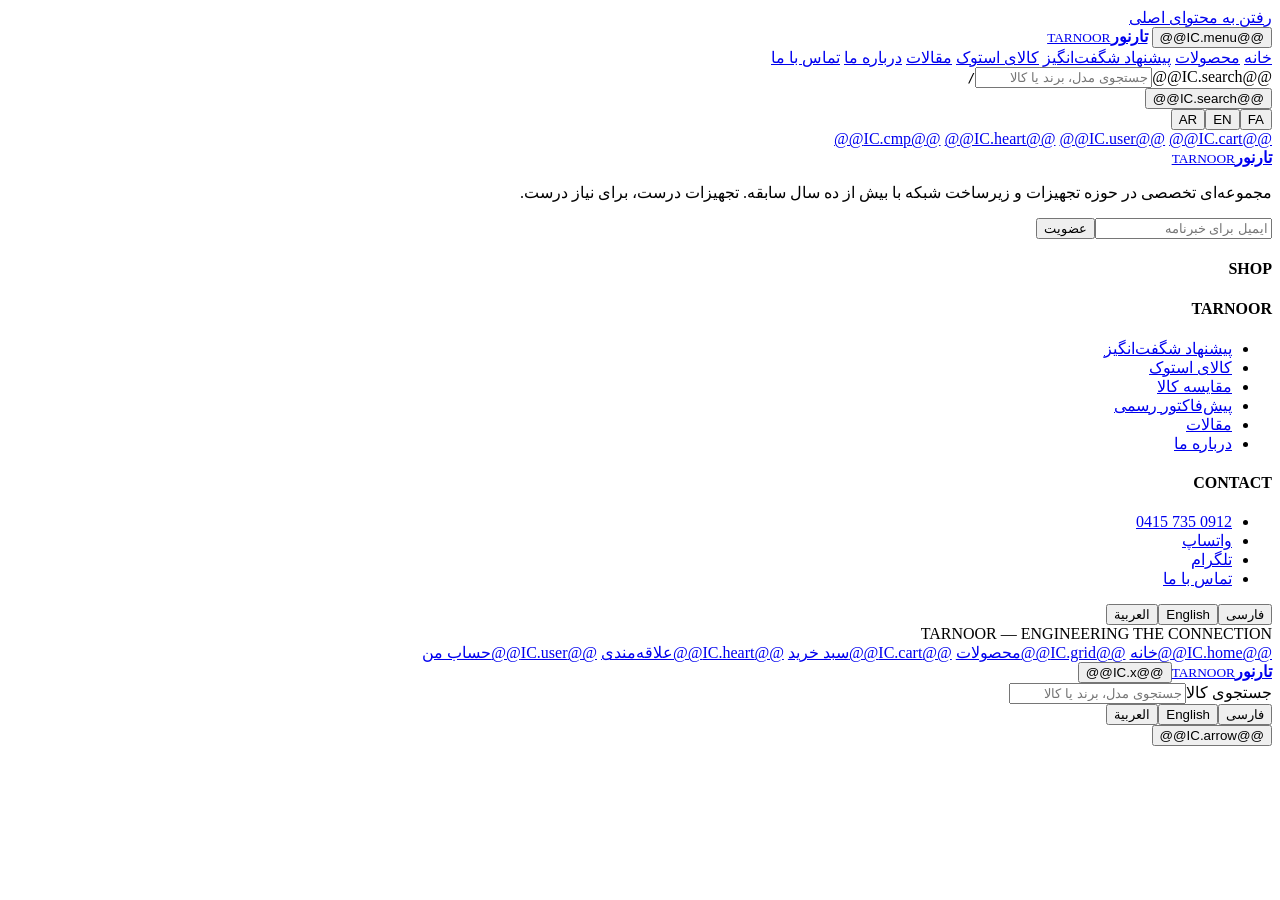
<file: v3/src/shell.html>
<!DOCTYPE html>
<html lang="fa" dir="rtl">
<head>
<meta charset="utf-8">
<meta name="viewport" content="width=device-width,initial-scale=1,viewport-fit=cover">
<meta name="theme-color" content="#F2F2F5">
<meta name="color-scheme" content="light">
<meta name="format-detection" content="telephone=no">
<meta name="apple-mobile-web-app-capable" content="yes">
<meta name="mobile-web-app-capable" content="yes">
<meta name="apple-mobile-web-app-status-bar-style" content="default">
<meta name="apple-mobile-web-app-title" content="Tarnoor">
<link rel="icon" href="data:image/svg+xml,%3Csvg xmlns=%22http://www.w3.org/2000/svg%22 viewBox=%220 0 64 64%22%3E%3Ccircle cx=%2232%22 cy=%2232%22 r=%2230%22 fill=%22%23F2F2F5%22/%3E%3Ccircle cx=%2232%22 cy=%2232%22 r=%2230%22 fill=%22none%22 stroke=%22%23D3D5DD%22 stroke-width=%222%22/%3E%3Ccircle cx=%2232%22 cy=%2232%22 r=%2211%22 fill=%22%23E01E2D%22/%3E%3C/svg%3E">
<title>تارنور · فروشگاه تخصصی تجهیزات شبکه</title>
<meta name="description" content="تارنور؛ فروشگاه تخصصی روتر، سوییچ، تجهیزات وایرلس، VoIP، مودم، کارت شبکه، پاورلاین و پرینت سرور با مشاوره کارشناس و پیش‌فاکتور رسمی.">
<script>(function(){var l="fa";try{var q=new URLSearchParams(location.search).get("lang");var v=q||JSON.parse(localStorage.getItem("tn3_lang")||'"fa"');if(v==="en"||v==="ar"||v==="fa")l=v}catch(e){}var r=document.documentElement;r.lang=l;r.dir=l==="en"?"ltr":"rtl"})();</script>
<style>/*@@FONTS@@*/</style>
<style>/*@@CSS@@*/</style>
</head>
<body>
<a class="sr" href="#main" data-t="رفتن به محتوای اصلی">رفتن به محتوای اصلی</a>
<div class="wrap">
 <header class="top" id="top">
  <div class="bar">
   <button class="knob menu-btn" id="menuBtn" aria-expanded="false" aria-controls="drawer" data-ta="منو" aria-label="منو">@@IC.menu@@</button>
   <a class="logo" href="#/" data-ta="تارنور، صفحه اصلی" aria-label="تارنور، صفحه اصلی">
    <span class="logo-mark"><i></i></span>
    <span><b data-t="تارنور">تارنور</b><small>TARNOOR</small></span>
   </a>
   <nav class="nav" id="nav" data-ta="منوی اصلی" aria-label="منوی اصلی">
    <a href="#/" data-r="home" data-t="خانه">خانه</a>
    <a href="#/shop" data-r="shop" data-t="محصولات">محصولات</a>
    <a href="#/deals" data-r="deals" data-t="پیشنهاد شگفت‌انگیز">پیشنهاد شگفت‌انگیز</a>
    <a href="#/stock" data-r="stock" data-t="کالای استوک">کالای استوک</a>
    <a href="#/blog" data-r="blog" data-t="مقالات">مقالات</a>
    <a href="#/about" data-r="about" data-t="درباره ما">درباره ما</a>
    <a href="#/contact" data-r="contact" data-t="تماس با ما">تماس با ما</a>
   </nav>
   <div class="tools">
    <div class="search" role="search">
     <label class="box">@@IC.search@@<input id="q" type="search" autocomplete="off" enterkeyhint="search" data-tp="جستجوی مدل، برند یا کالا" placeholder="جستجوی مدل، برند یا کالا" data-ta="جستجوی کالا" aria-label="جستجوی کالا" aria-controls="sugg" aria-autocomplete="list"><kbd>/</kbd></label>
     <div class="sugg" id="sugg" role="listbox"></div>
    </div>
    <button class="knob" id="searchBtn" aria-expanded="false" aria-controls="q" data-ta="جستجو" aria-label="جستجو">@@IC.search@@</button>
    <div class="lang t-hide"><div class="seg" role="group" data-ta="زبان" aria-label="زبان"><button data-lang="fa" lang="fa">FA</button><button data-lang="en" lang="en">EN</button><button data-lang="ar" lang="ar">AR</button></div></div>
    <a class="knob t-hide" href="#/compare" data-ta="مقایسه کالا" aria-label="مقایسه کالا">@@IC.cmp@@<span class="badge" data-badge="cmp"></span></a>
    <a class="knob t-hide" href="#/wishlist" data-ta="علاقه‌مندی‌ها" aria-label="علاقه‌مندی‌ها">@@IC.heart@@<span class="badge" data-badge="wish"></span></a>
    <a class="knob t-hide" href="#/account" data-ta="حساب کاربری" aria-label="حساب کاربری">@@IC.user@@</a>
    <a class="knob" href="#/cart" data-ta="سبد خرید" aria-label="سبد خرید">@@IC.cart@@<span class="badge" data-badge="cart"></span></a>
   </div>
  </div>
 </header>
 <main id="main" tabindex="-1"></main>
 <footer class="ft-wrap">
  <div class="ft">
   <div>
    <a class="logo" href="#/"><span class="logo-mark"><i></i></span><span><b data-t="تارنور">تارنور</b><small>TARNOOR</small></span></a>
    <p data-t="مجموعه‌ای تخصصی در حوزه تجهیزات و زیرساخت شبکه با بیش از ده سال سابقه. تجهیزات درست، برای نیاز درست.">مجموعه‌ای تخصصی در حوزه تجهیزات و زیرساخت شبکه با بیش از ده سال سابقه. تجهیزات درست، برای نیاز درست.</p>
    <form class="news" id="newsForm" novalidate><input class="inp" type="email" required data-tp="ایمیل برای خبرنامه" placeholder="ایمیل برای خبرنامه" data-ta="ایمیل برای خبرنامه" aria-label="ایمیل برای خبرنامه"><button class="btn btn-red btn-sm" data-t="عضویت">عضویت</button></form>
   </div>
   <div><h4>SHOP</h4><ul id="ftCats"></ul></div>
   <div><h4>TARNOOR</h4><ul>
    <li><a href="#/deals" data-t="پیشنهاد شگفت‌انگیز">پیشنهاد شگفت‌انگیز</a></li>
    <li><a href="#/stock" data-t="کالای استوک">کالای استوک</a></li>
    <li><a href="#/compare" data-t="مقایسه کالا">مقایسه کالا</a></li>
    <li><a href="#/invoice" data-t="پیش‌فاکتور رسمی">پیش‌فاکتور رسمی</a></li>
    <li><a href="#/blog" data-t="مقالات">مقالات</a></li>
    <li><a href="#/about" data-t="درباره ما">درباره ما</a></li>
   </ul></div>
   <div><h4>CONTACT</h4><ul>
    <li><a class="num" href="tel:+989127350415">0912 735 0415</a></li>
    <li><a href="https://wa.me/989127350415" target="_blank" rel="noopener" data-t="واتساپ">واتساپ</a></li>
    <li><a href="https://t.me/+989127350415" target="_blank" rel="noopener" data-t="تلگرام">تلگرام</a></li>
    <li><a href="#/contact" data-t="تماس با ما">تماس با ما</a></li>
   </ul></div>
  </div>
  <div class="legal"><span id="copy"></span><div class="seg" role="group" data-ta="زبان" aria-label="زبان"><button data-lang="fa" lang="fa">فارسی</button><button data-lang="en" lang="en">English</button><button data-lang="ar" lang="ar">العربية</button></div><span class="mono">TARNOOR — ENGINEERING THE CONNECTION</span></div>
 </footer>
</div>

<nav class="dock" id="dock" data-ta="منوی پایین" aria-label="منوی پایین">
 <a href="#/" data-r="home">@@IC.home@@<span data-t="خانه">خانه</span></a>
 <a href="#/shop" data-r="shop">@@IC.grid@@<span data-t="محصولات">محصولات</span></a>
 <a href="#/cart" data-r="cart">@@IC.cart@@<span data-t="سبد خرید">سبد خرید</span><span class="badge" data-badge="cart"></span></a>
 <a href="#/wishlist" data-r="wishlist">@@IC.heart@@<span data-t="علاقه‌مندی">علاقه‌مندی</span><span class="badge" data-badge="wish"></span></a>
 <a href="#/account" data-r="account">@@IC.user@@<span data-t="حساب من">حساب من</span></a>
</nav>

<div class="scrim" id="scrim"></div>
<aside class="drawer" id="drawer" data-ta="منو" aria-label="منو" aria-hidden="true">
 <div class="dr-head"><a class="logo" href="#/"><span class="logo-mark"><i></i></span><span><b data-t="تارنور">تارنور</b><small>TARNOOR</small></span></a><button class="knob knob-sm" data-close data-ta="بستن" aria-label="بستن">@@IC.x@@</button></div>
 <label class="search-m"><span class="sr" data-t="جستجوی کالا">جستجوی کالا</span><input class="inp" id="qm" type="search" enterkeyhint="search" data-tp="جستجوی مدل، برند یا کالا" placeholder="جستجوی مدل، برند یا کالا"></label>
 <div class="dr-sec" id="drNav"></div>
 <div class="dr-sec" id="drCats"></div>
 <div class="dr-lang"><div class="seg" role="group" data-ta="زبان" aria-label="زبان"><button data-lang="fa" lang="fa">فارسی</button><button data-lang="en" lang="en">English</button><button data-lang="ar" lang="ar">العربية</button></div></div>
</aside>
<div class="sheet" id="fsheet" role="dialog" aria-modal="true" aria-hidden="true"></div>
<div class="modal" id="modal" role="dialog" aria-modal="true" aria-hidden="true"><div class="panel"></div></div>
<button class="knob totop" id="totop" data-ta="بازگشت به بالا" aria-label="بازگشت به بالا">@@IC.arrow@@</button>
<div class="toast" id="toast" role="status" aria-live="polite"><i></i><span></span></div>
<script>/*@@JS@@*/</script>
</body>
</html>
</file>
